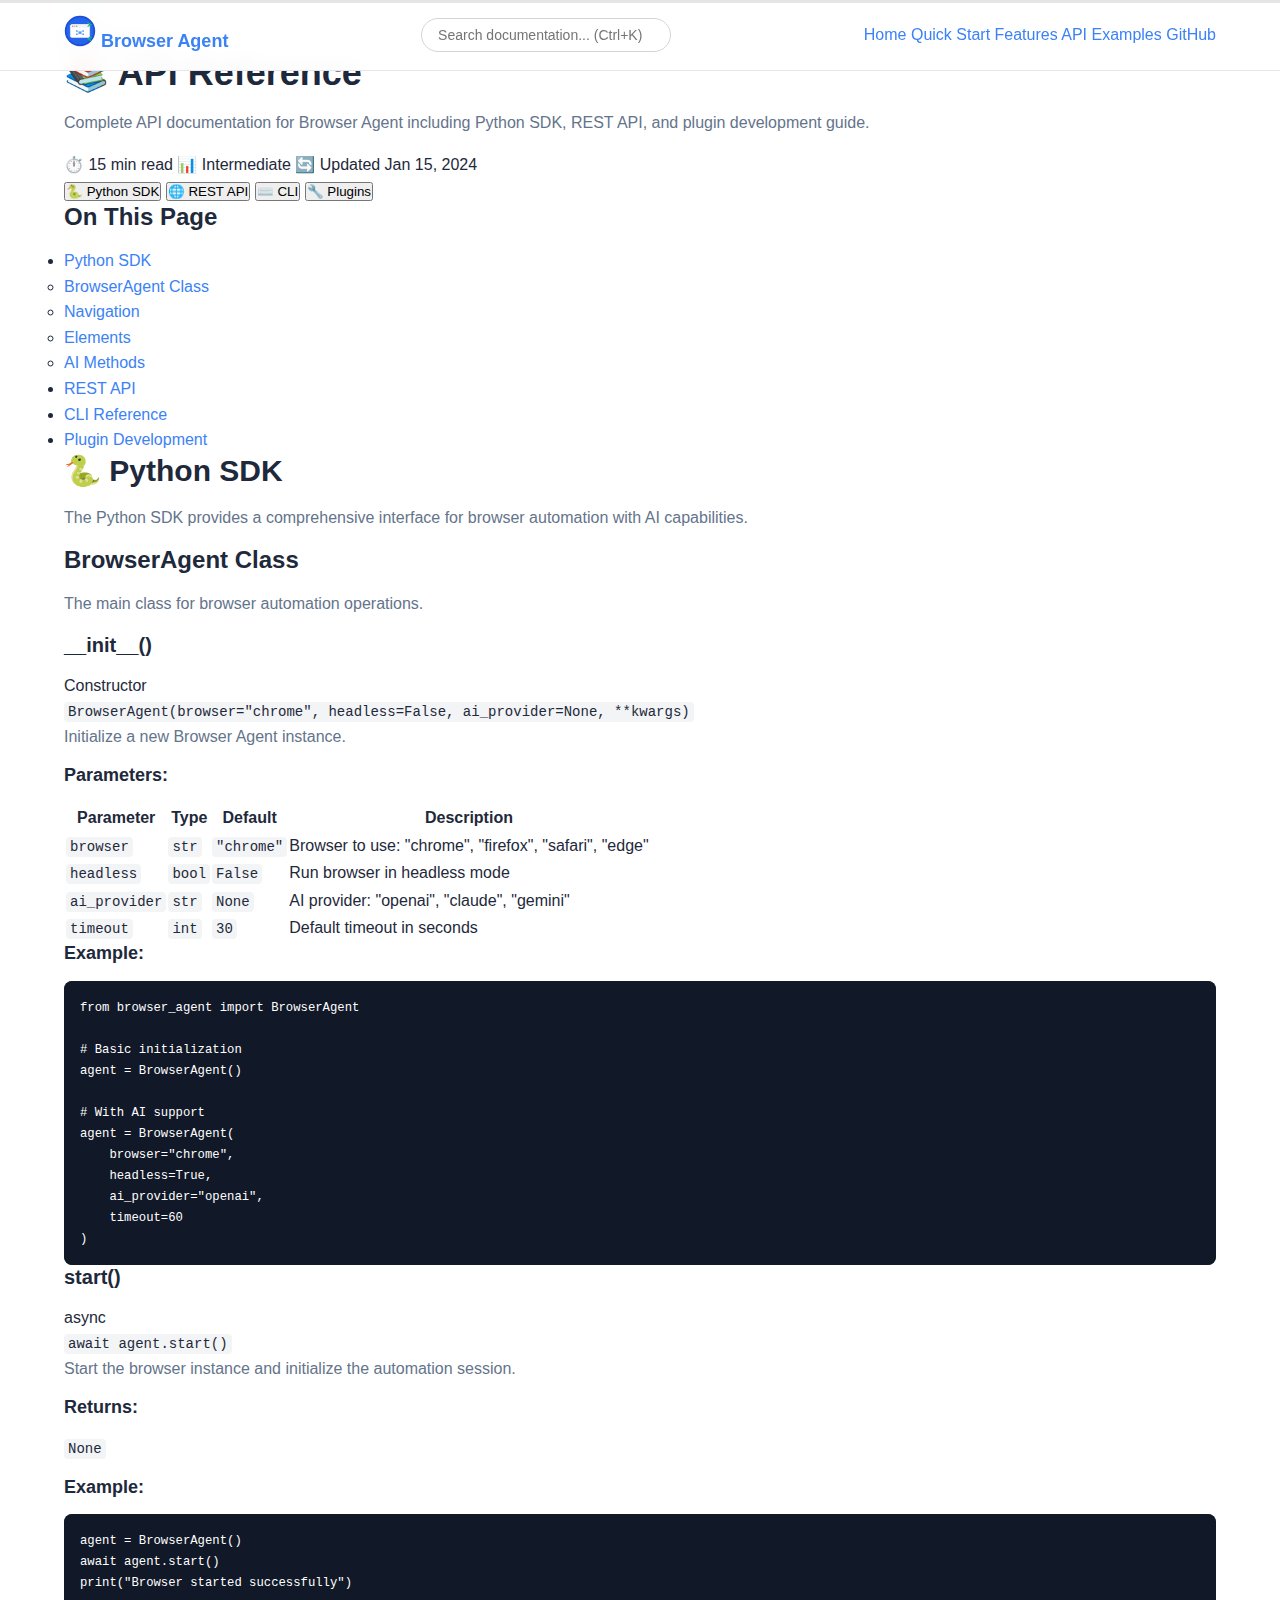
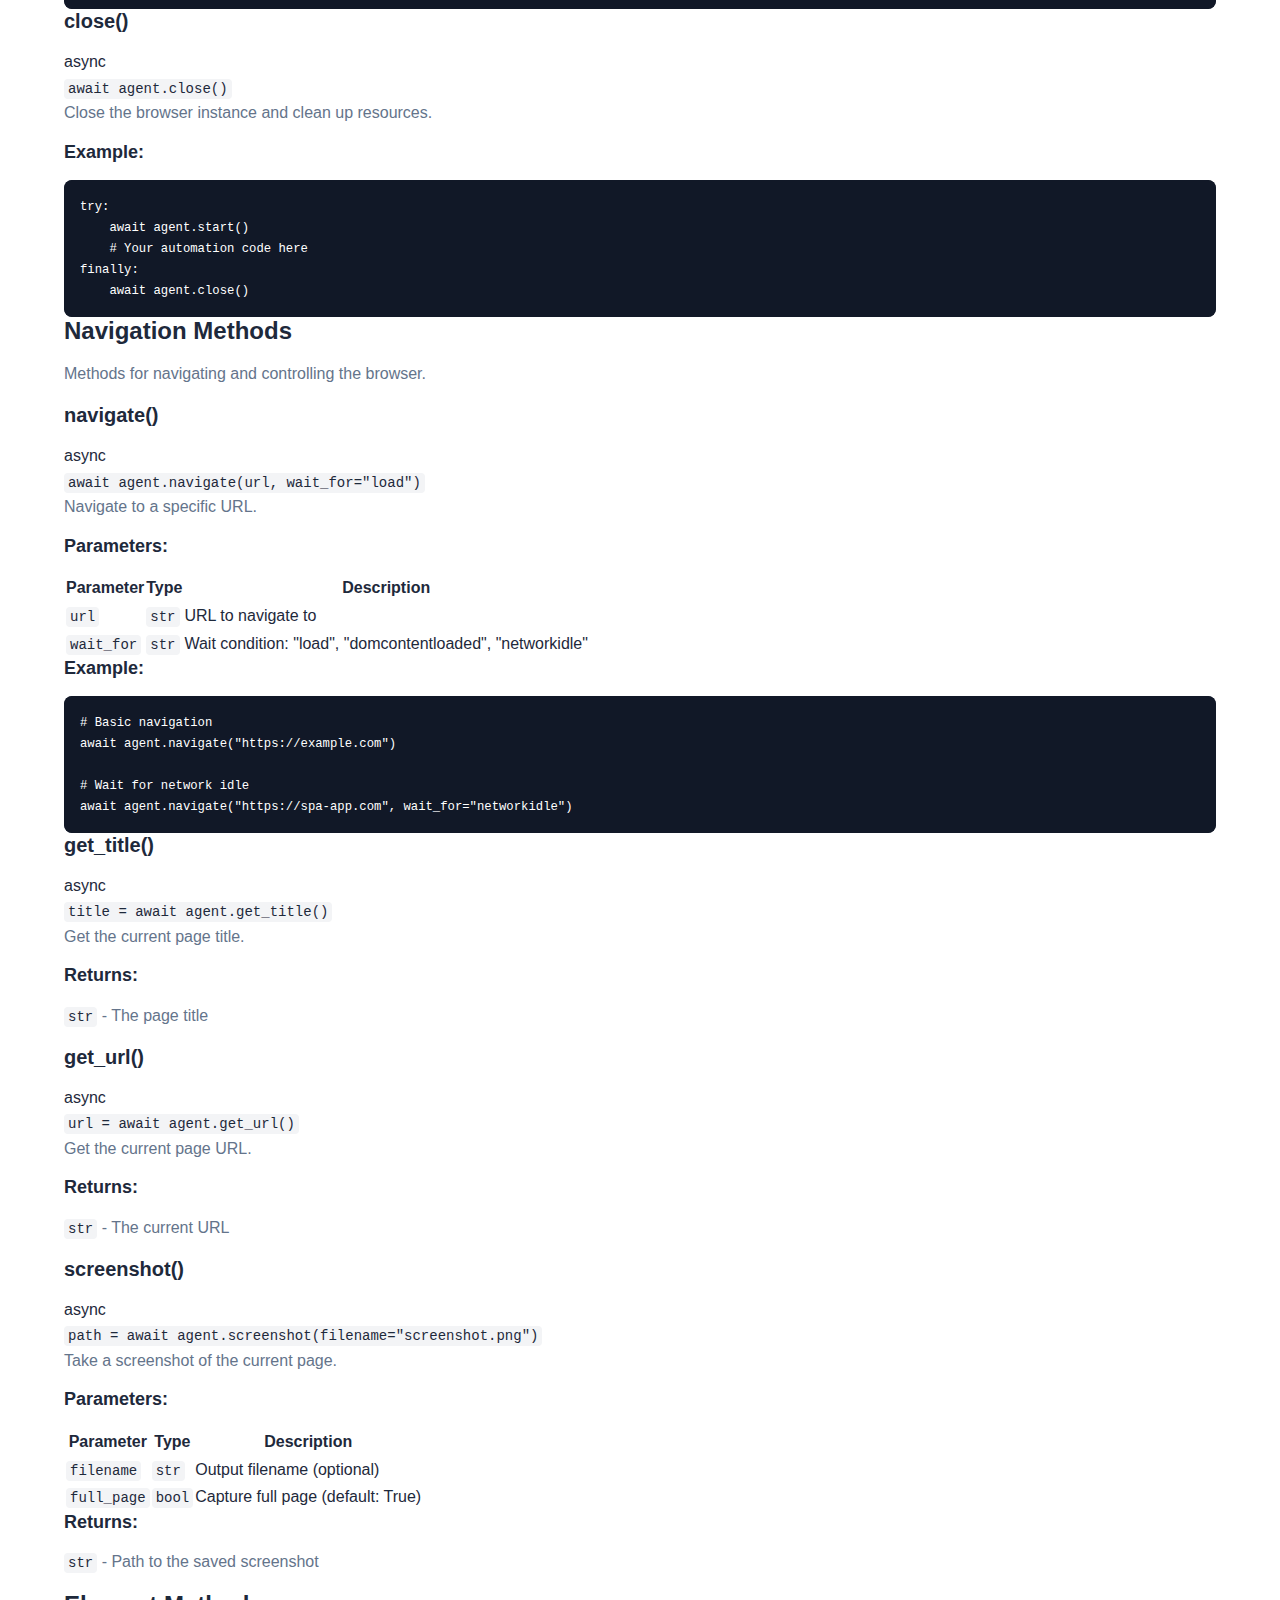
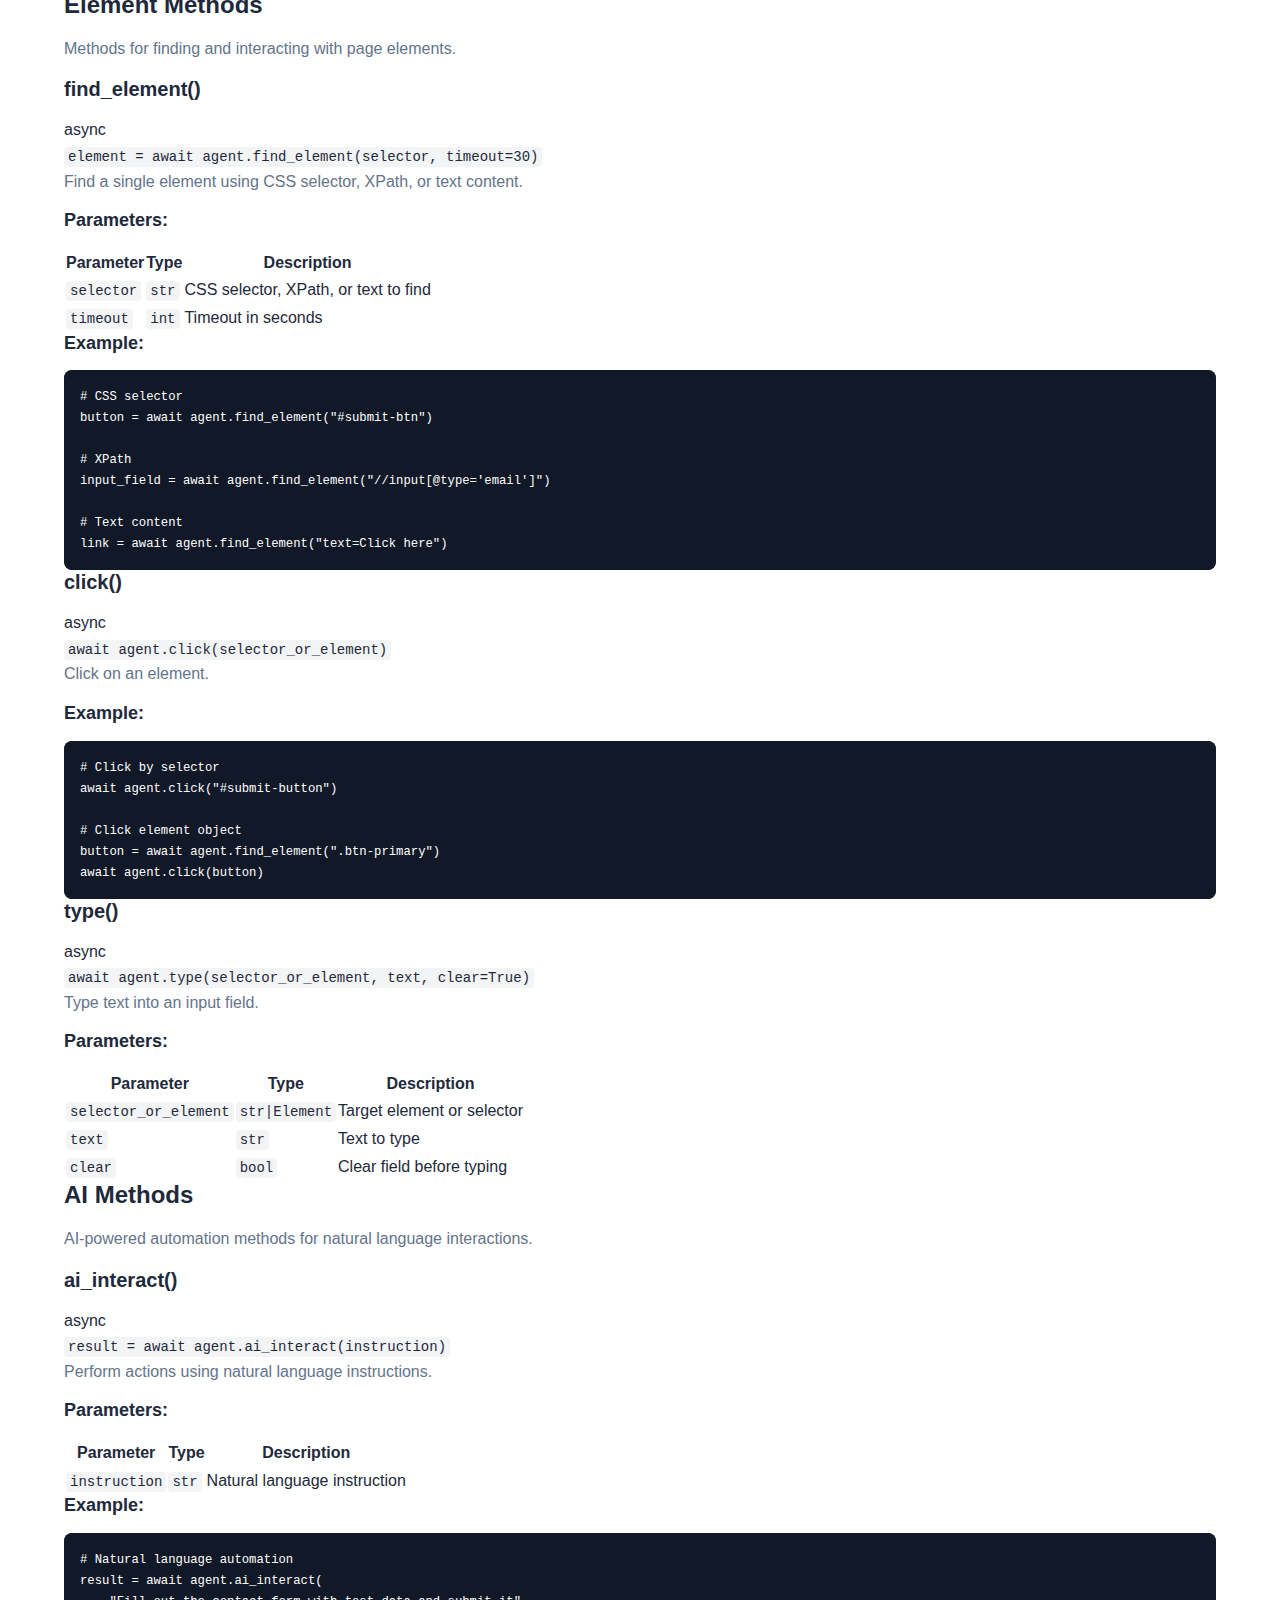
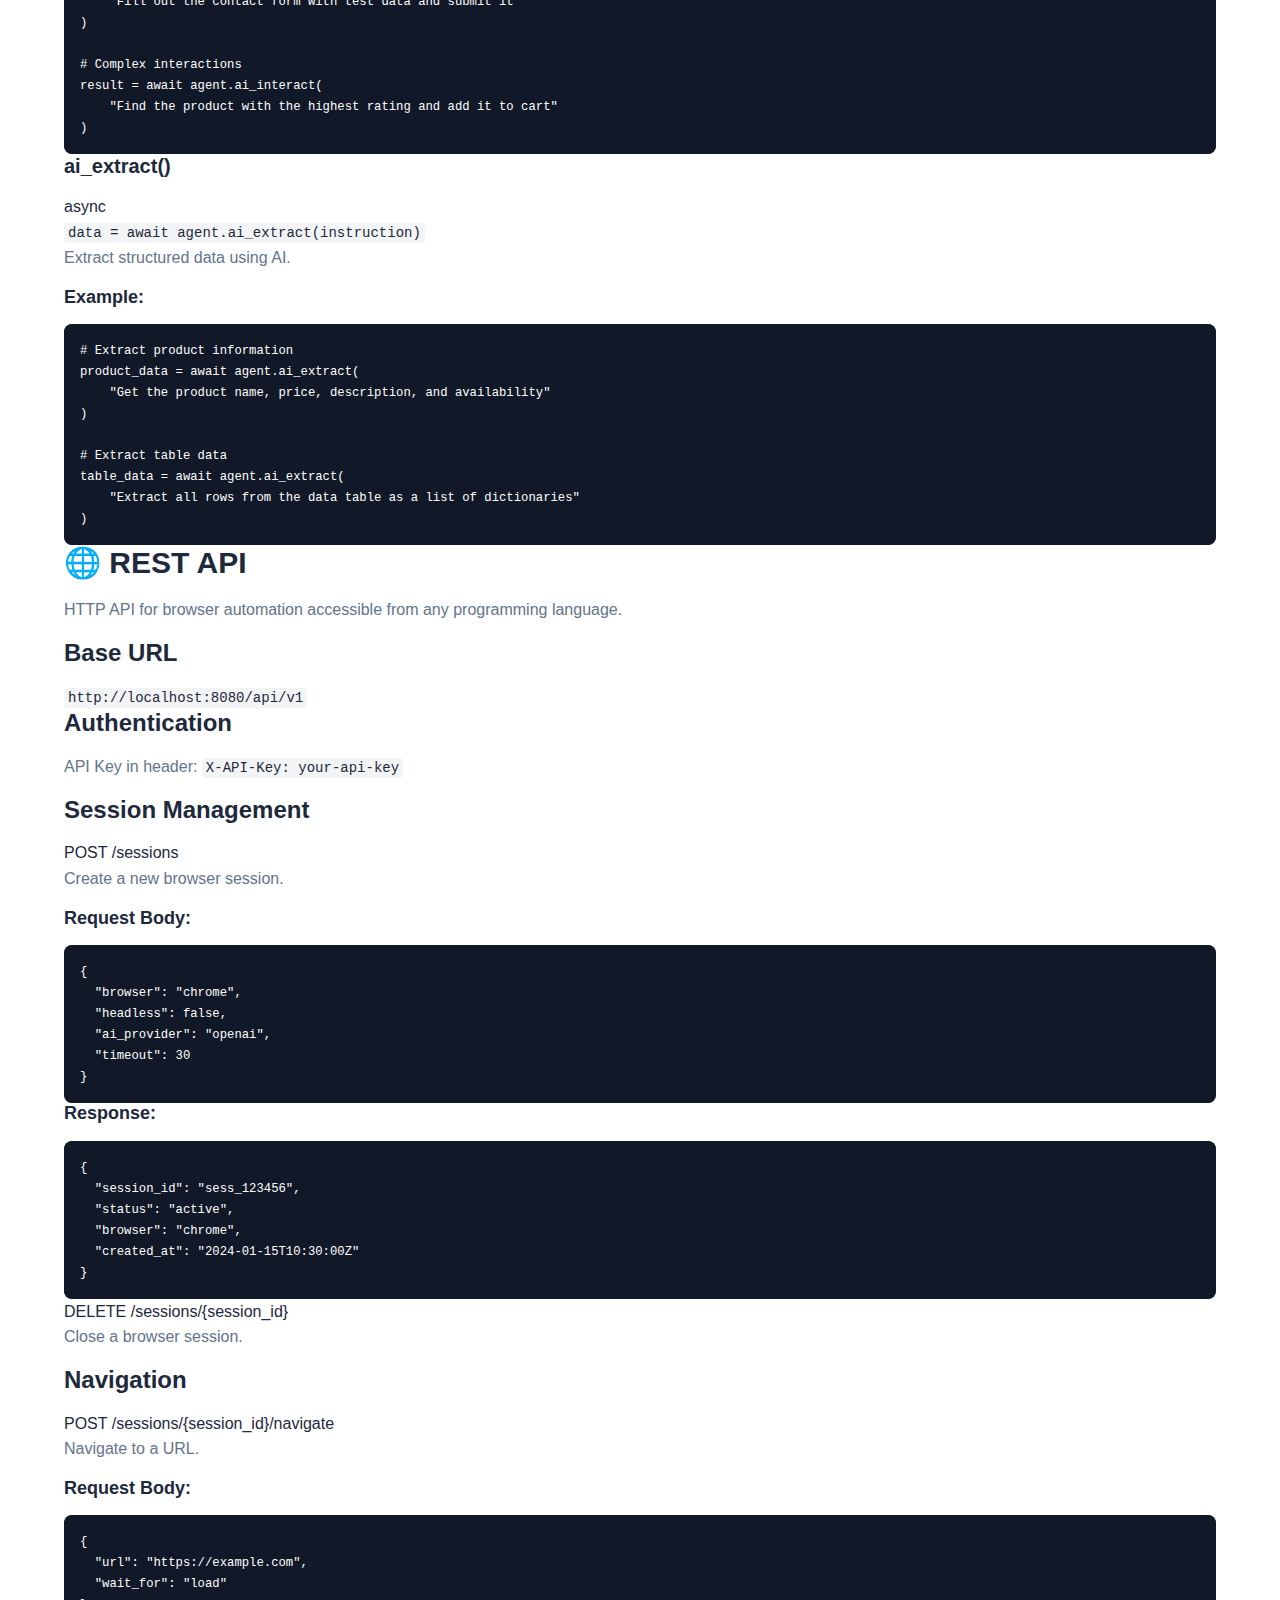
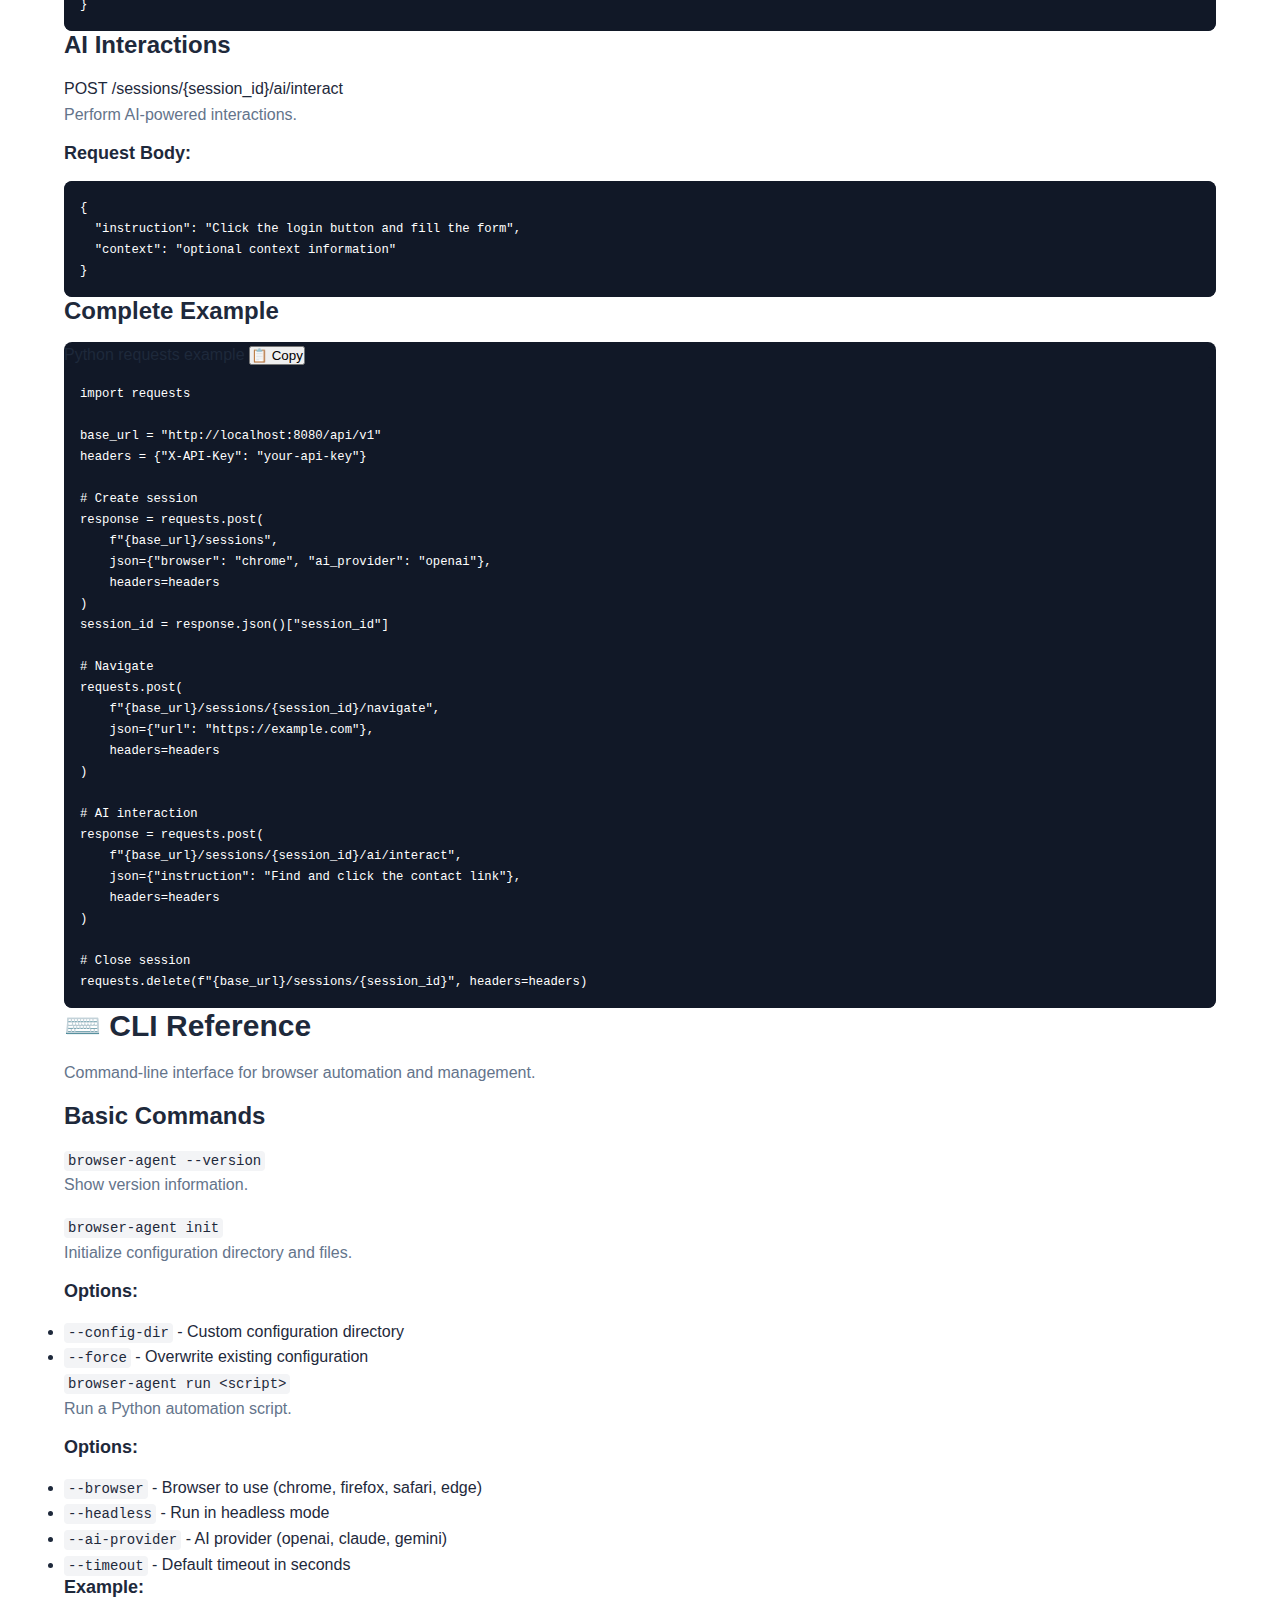
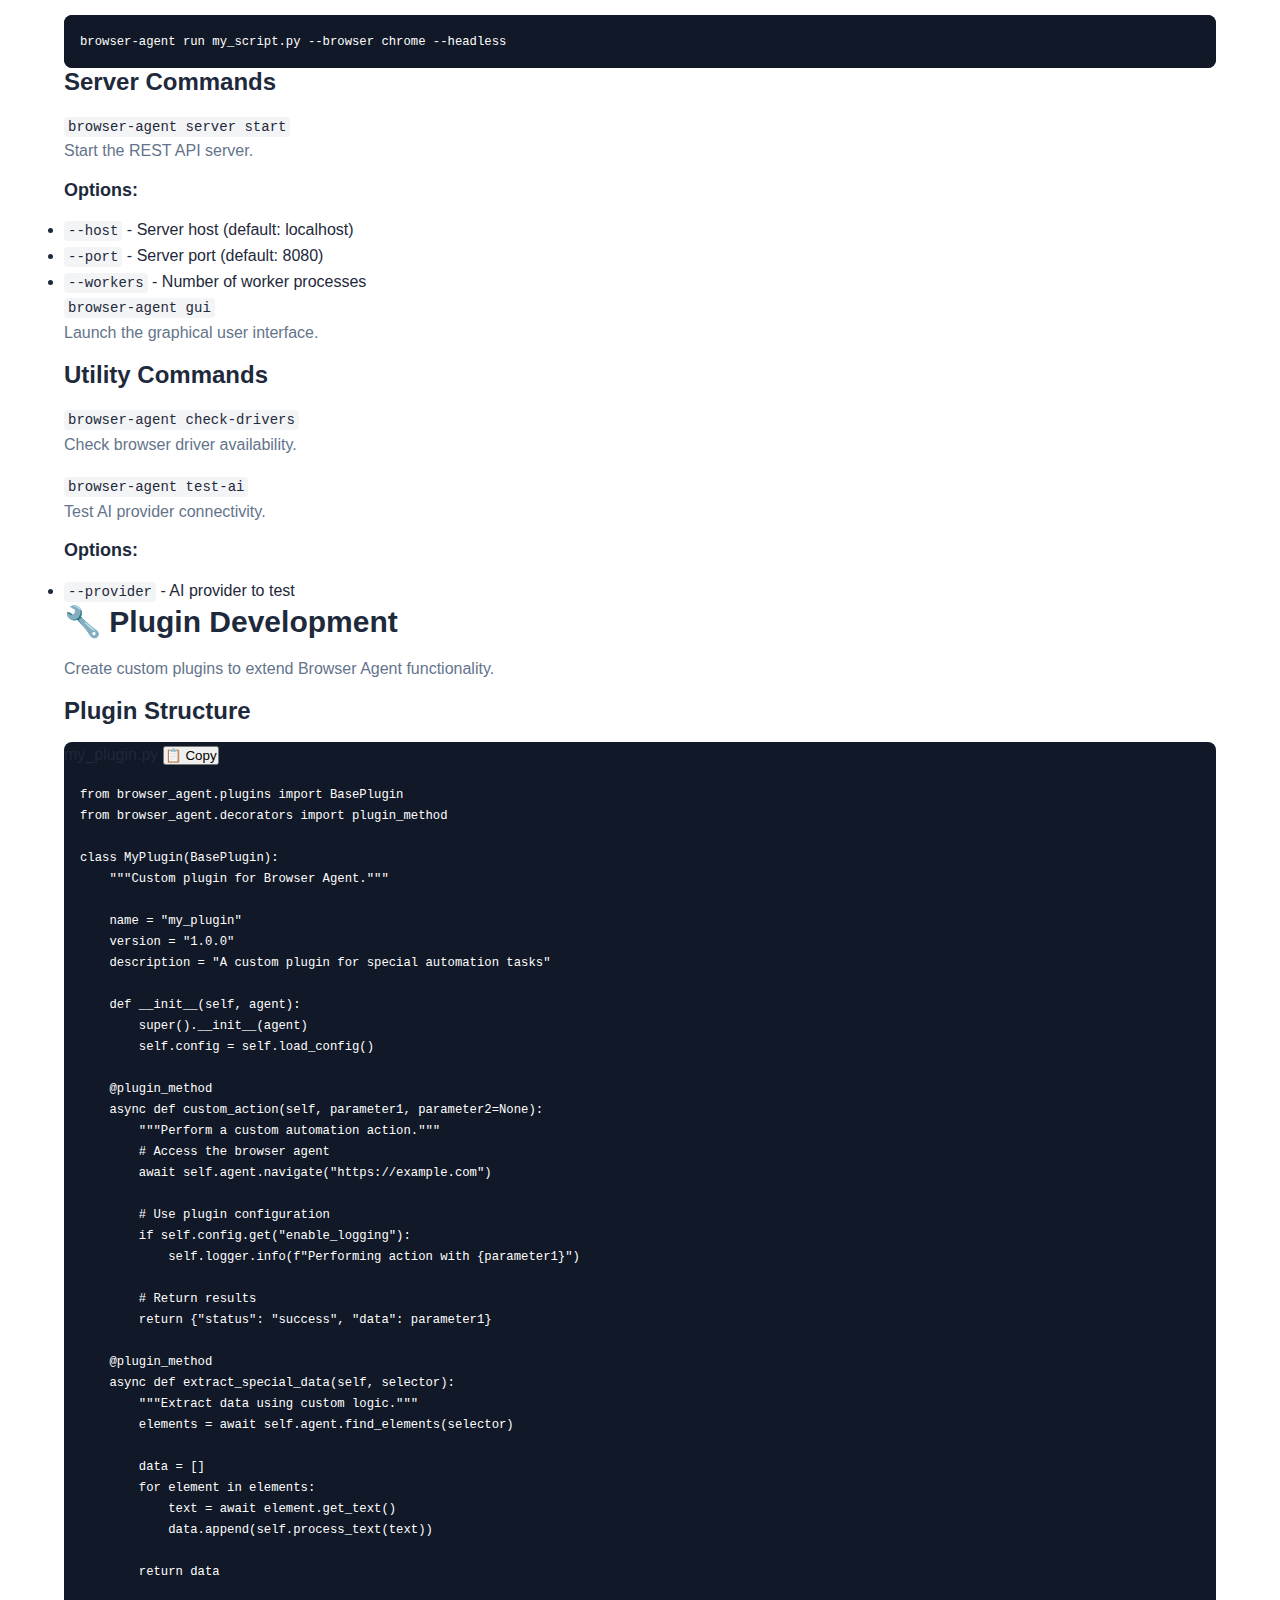
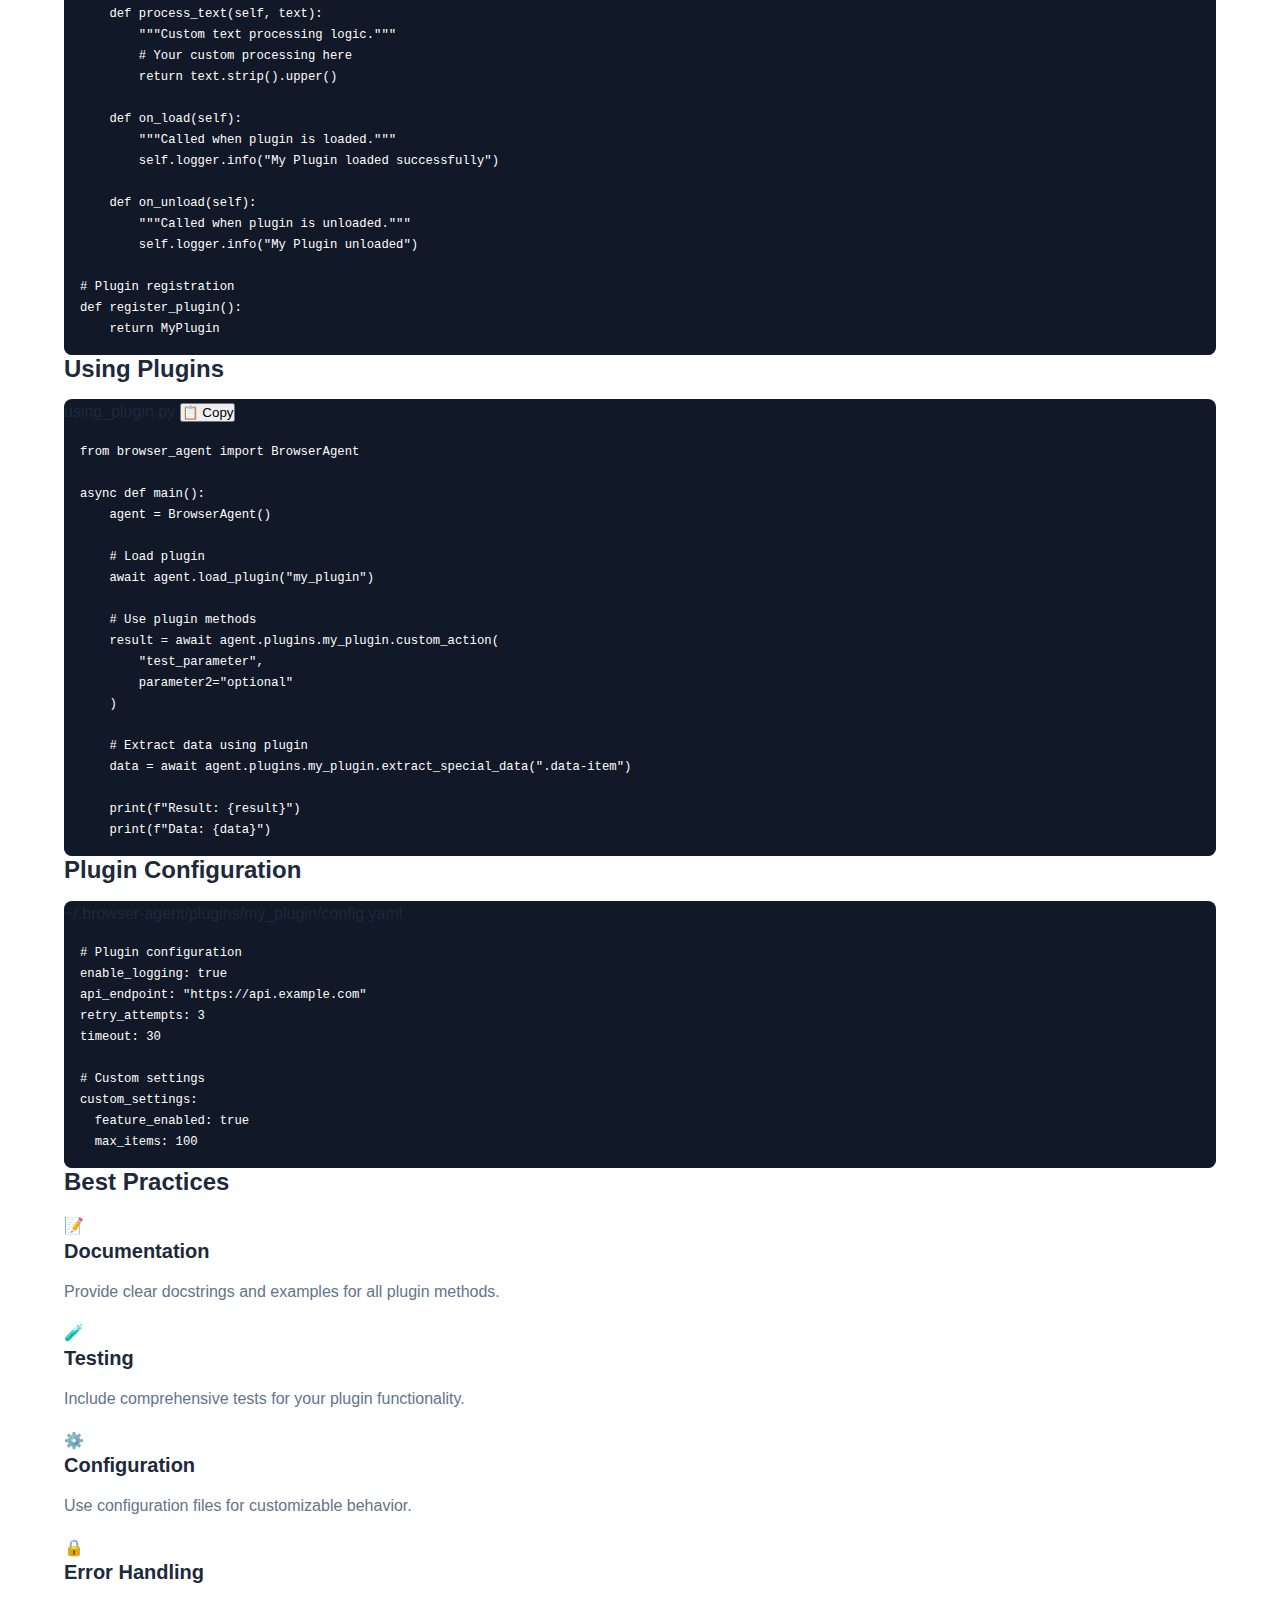
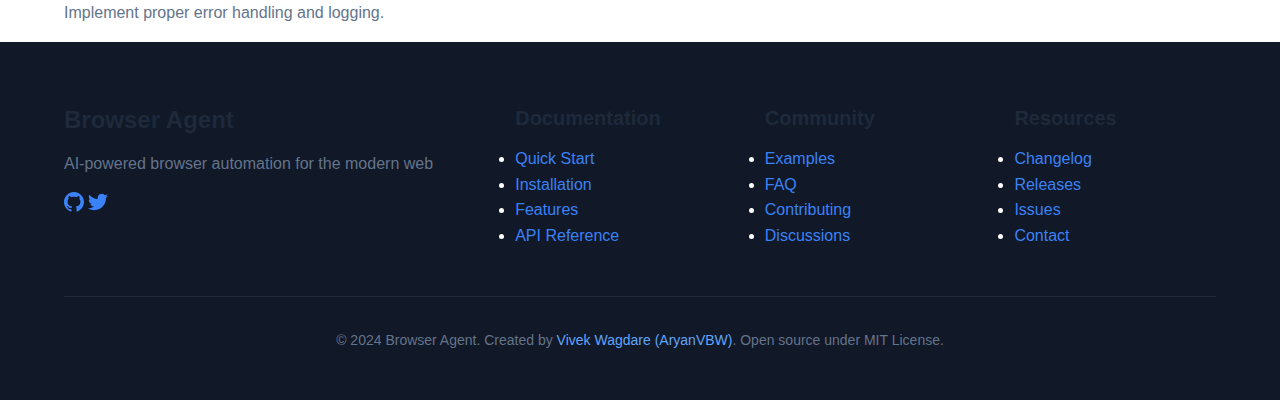
<file: pages/api.html>
<!DOCTYPE html>
<html lang="en">
<head>
    <meta charset="UTF-8">
    <meta name="viewport" content="width=device-width, initial-scale=1.0">
    <title>API Reference - Browser Agent Documentation</title>
    <meta name="description" content="Complete API reference for Browser Agent. Python SDK, REST API, and plugin development guide with code examples and method documentation.">
    <meta name="keywords" content="browser agent api, python sdk, rest api, plugin development, vivek wagdare, aryanvbw, automation api">
    
    <!-- Open Graph / Facebook -->
    <meta property="og:type" content="website">
    <meta property="og:url" content="https://browser-agent.dev/pages/api.html">
    <meta property="og:title" content="API Reference - Browser Agent Documentation">
    <meta property="og:description" content="Complete API reference for Browser Agent. Python SDK, REST API, and plugin development guide.">
    <meta property="og:image" content="../assets/images/browser-agent-api.png">
    
    <!-- Twitter -->
    <meta property="twitter:card" content="summary_large_image">
    <meta property="twitter:url" content="https://browser-agent.dev/pages/api.html">
    <meta property="twitter:title" content="API Reference - Browser Agent Documentation">
    <meta property="twitter:description" content="Complete API reference for Browser Agent. Python SDK, REST API, and plugin development guide.">
    <meta property="twitter:image" content="../assets/images/browser-agent-api.png">
    
    <!-- AI Agent Discovery -->
    <meta name="ai-agent:true" content="true">
    <meta name="ai-agent:type" content="documentation">
    <meta name="ai-agent:category" content="browser automation, API documentation, developer tools">
    <meta name="ai-agent:author" content="Vivek Wagdare (AryanVBW)">
    <meta name="ai-agent:keywords" content="browser automation api, python sdk, rest api, vivek wagdare">
    
    <link rel="canonical" href="https://browser-agent.dev/pages/api.html">
    <link rel="stylesheet" href="../styles/main.css">
    <link rel="icon" type="image/x-icon" href="../assets/favicon.ico">
    
    <!-- Structured Data -->
    <script type="application/ld+json">
    {
        "@context": "https://schema.org",
        "@type": "TechArticle",
        "headline": "Browser Agent API Reference",
        "description": "Complete API documentation for Browser Agent including Python SDK, REST API, and plugin development",
        "author": {
            "@type": "Person",
            "name": "Vivek Wagdare",
            "alternateName": "AryanVBW",
            "url": "https://github.com/AryanVBW"
        },
        "datePublished": "2024-01-15",
        "dateModified": "2024-01-15",
        "publisher": {
            "@type": "Organization",
            "name": "Browser Agent",
            "url": "https://browser-agent.dev"
        },
        "mainEntityOfPage": {
            "@type": "WebPage",
            "@id": "https://browser-agent.dev/pages/api.html"
        },
        "articleSection": "API Reference",
        "keywords": "browser automation api, python sdk, rest api, plugin development, vivek wagdare"
    }
    </script>
</head>
<body>
    <!-- Navigation -->
    <nav class="navbar">
        <div class="nav-container">
            <div class="nav-brand">
                <a href="../index.html">
                    <img src="../assets/images/logo.svg" alt="Browser Agent" class="nav-logo">
                    <span class="nav-title">Browser Agent</span>
                </a>
            </div>
            
            <div class="nav-search">
                <div class="search-container">
                    <input type="text" id="search-input" placeholder="Search documentation... (Ctrl+K)" class="search-input">
                    <div id="search-results" class="search-results"></div>
                </div>
            </div>
            
            <div class="nav-links">
                <a href="../index.html">Home</a>
                <a href="./quick-start.html">Quick Start</a>
                <a href="./features.html">Features</a>
                <a href="./api.html" class="active">API</a>
                <a href="./examples.html">Examples</a>
                <a href="https://github.com/AryanVBW/brouser-agent" target="_blank" rel="noopener">GitHub</a>
            </div>
            
            <button class="mobile-menu-toggle" aria-label="Toggle mobile menu">
                <span></span>
                <span></span>
                <span></span>
            </button>
        </div>
    </nav>

    <!-- Main Content -->
    <main class="main-content">
        <div class="container">
            <!-- Breadcrumb -->
            <nav class="breadcrumb" aria-label="Breadcrumb">
                <ol>
                    <li><a href="../index.html">Home</a></li>
                    <li><span aria-current="page">API Reference</span></li>
                </ol>
            </nav>

            <!-- Page Header -->
            <header class="page-header">
                <div class="header-content">
                    <h1 class="page-title">
                        <span class="title-icon">📚</span>
                        API Reference
                    </h1>
                    <p class="page-description">
                        Complete API documentation for Browser Agent including Python SDK, REST API, and plugin development guide.
                    </p>
                    <div class="header-meta">
                        <span class="reading-time">⏱️ 15 min read</span>
                        <span class="difficulty">📊 Intermediate</span>
                        <span class="last-updated">🔄 Updated Jan 15, 2024</span>
                    </div>
                </div>
            </header>

            <!-- API Navigation -->
            <div class="api-nav">
                <div class="api-nav-container">
                    <button class="api-nav-item active" data-section="python-sdk">🐍 Python SDK</button>
                    <button class="api-nav-item" data-section="rest-api">🌐 REST API</button>
                    <button class="api-nav-item" data-section="cli">⌨️ CLI</button>
                    <button class="api-nav-item" data-section="plugins">🔧 Plugins</button>
                </div>
            </div>

            <!-- Table of Contents -->
            <aside class="toc-sidebar">
                <div class="toc-container">
                    <h3>On This Page</h3>
                    <ul class="toc-list">
                        <li><a href="#python-sdk">Python SDK</a>
                            <ul>
                                <li><a href="#browser-agent-class">BrowserAgent Class</a></li>
                                <li><a href="#navigation-methods">Navigation</a></li>
                                <li><a href="#element-methods">Elements</a></li>
                                <li><a href="#ai-methods">AI Methods</a></li>
                            </ul>
                        </li>
                        <li><a href="#rest-api">REST API</a></li>
                        <li><a href="#cli">CLI Reference</a></li>
                        <li><a href="#plugins">Plugin Development</a></li>
                    </ul>
                </div>
            </aside>

            <!-- Content -->
            <div class="content-wrapper">
                <article class="documentation-content">
                    <!-- Python SDK Section -->
                    <section id="python-sdk" class="api-section active">
                        <h2>🐍 Python SDK</h2>
                        <p>The Python SDK provides a comprehensive interface for browser automation with AI capabilities.</p>
                        
                        <!-- BrowserAgent Class -->
                        <div id="browser-agent-class" class="api-group">
                            <h3>BrowserAgent Class</h3>
                            <p>The main class for browser automation operations.</p>
                            
                            <div class="method-card">
                                <div class="method-header">
                                    <h4 class="method-name">__init__()</h4>
                                    <span class="method-type">Constructor</span>
                                </div>
                                <div class="method-signature">
                                    <code class="language-python">BrowserAgent(browser="chrome", headless=False, ai_provider=None, **kwargs)</code>
                                </div>
                                <div class="method-description">
                                    <p>Initialize a new Browser Agent instance.</p>
                                </div>
                                <div class="method-params">
                                    <h5>Parameters:</h5>
                                    <table class="params-table">
                                        <thead>
                                            <tr>
                                                <th>Parameter</th>
                                                <th>Type</th>
                                                <th>Default</th>
                                                <th>Description</th>
                                            </tr>
                                        </thead>
                                        <tbody>
                                            <tr>
                                                <td><code>browser</code></td>
                                                <td><code>str</code></td>
                                                <td><code>"chrome"</code></td>
                                                <td>Browser to use: "chrome", "firefox", "safari", "edge"</td>
                                            </tr>
                                            <tr>
                                                <td><code>headless</code></td>
                                                <td><code>bool</code></td>
                                                <td><code>False</code></td>
                                                <td>Run browser in headless mode</td>
                                            </tr>
                                            <tr>
                                                <td><code>ai_provider</code></td>
                                                <td><code>str</code></td>
                                                <td><code>None</code></td>
                                                <td>AI provider: "openai", "claude", "gemini"</td>
                                            </tr>
                                            <tr>
                                                <td><code>timeout</code></td>
                                                <td><code>int</code></td>
                                                <td><code>30</code></td>
                                                <td>Default timeout in seconds</td>
                                            </tr>
                                        </tbody>
                                    </table>
                                </div>
                                <div class="method-example">
                                    <h5>Example:</h5>
                                    <div class="code-block">
                                        <pre><code class="language-python">from browser_agent import BrowserAgent

# Basic initialization
agent = BrowserAgent()

# With AI support
agent = BrowserAgent(
    browser="chrome",
    headless=True,
    ai_provider="openai",
    timeout=60
)</code></pre>
                                    </div>
                                </div>
                            </div>
                            
                            <div class="method-card">
                                <div class="method-header">
                                    <h4 class="method-name">start()</h4>
                                    <span class="method-type">async</span>
                                </div>
                                <div class="method-signature">
                                    <code class="language-python">await agent.start()</code>
                                </div>
                                <div class="method-description">
                                    <p>Start the browser instance and initialize the automation session.</p>
                                </div>
                                <div class="method-returns">
                                    <h5>Returns:</h5>
                                    <p><code>None</code></p>
                                </div>
                                <div class="method-example">
                                    <h5>Example:</h5>
                                    <div class="code-block">
                                        <pre><code class="language-python">agent = BrowserAgent()
await agent.start()
print("Browser started successfully")</code></pre>
                                    </div>
                                </div>
                            </div>
                            
                            <div class="method-card">
                                <div class="method-header">
                                    <h4 class="method-name">close()</h4>
                                    <span class="method-type">async</span>
                                </div>
                                <div class="method-signature">
                                    <code class="language-python">await agent.close()</code>
                                </div>
                                <div class="method-description">
                                    <p>Close the browser instance and clean up resources.</p>
                                </div>
                                <div class="method-example">
                                    <h5>Example:</h5>
                                    <div class="code-block">
                                        <pre><code class="language-python">try:
    await agent.start()
    # Your automation code here
finally:
    await agent.close()</code></pre>
                                    </div>
                                </div>
                            </div>
                        </div>
                        
                        <!-- Navigation Methods -->
                        <div id="navigation-methods" class="api-group">
                            <h3>Navigation Methods</h3>
                            <p>Methods for navigating and controlling the browser.</p>
                            
                            <div class="method-card">
                                <div class="method-header">
                                    <h4 class="method-name">navigate()</h4>
                                    <span class="method-type">async</span>
                                </div>
                                <div class="method-signature">
                                    <code class="language-python">await agent.navigate(url, wait_for="load")</code>
                                </div>
                                <div class="method-description">
                                    <p>Navigate to a specific URL.</p>
                                </div>
                                <div class="method-params">
                                    <h5>Parameters:</h5>
                                    <table class="params-table">
                                        <thead>
                                            <tr>
                                                <th>Parameter</th>
                                                <th>Type</th>
                                                <th>Description</th>
                                            </tr>
                                        </thead>
                                        <tbody>
                                            <tr>
                                                <td><code>url</code></td>
                                                <td><code>str</code></td>
                                                <td>URL to navigate to</td>
                                            </tr>
                                            <tr>
                                                <td><code>wait_for</code></td>
                                                <td><code>str</code></td>
                                                <td>Wait condition: "load", "domcontentloaded", "networkidle"</td>
                                            </tr>
                                        </tbody>
                                    </table>
                                </div>
                                <div class="method-example">
                                    <h5>Example:</h5>
                                    <div class="code-block">
                                        <pre><code class="language-python"># Basic navigation
await agent.navigate("https://example.com")

# Wait for network idle
await agent.navigate("https://spa-app.com", wait_for="networkidle")</code></pre>
                                    </div>
                                </div>
                            </div>
                            
                            <div class="method-card">
                                <div class="method-header">
                                    <h4 class="method-name">get_title()</h4>
                                    <span class="method-type">async</span>
                                </div>
                                <div class="method-signature">
                                    <code class="language-python">title = await agent.get_title()</code>
                                </div>
                                <div class="method-description">
                                    <p>Get the current page title.</p>
                                </div>
                                <div class="method-returns">
                                    <h5>Returns:</h5>
                                    <p><code>str</code> - The page title</p>
                                </div>
                            </div>
                            
                            <div class="method-card">
                                <div class="method-header">
                                    <h4 class="method-name">get_url()</h4>
                                    <span class="method-type">async</span>
                                </div>
                                <div class="method-signature">
                                    <code class="language-python">url = await agent.get_url()</code>
                                </div>
                                <div class="method-description">
                                    <p>Get the current page URL.</p>
                                </div>
                                <div class="method-returns">
                                    <h5>Returns:</h5>
                                    <p><code>str</code> - The current URL</p>
                                </div>
                            </div>
                            
                            <div class="method-card">
                                <div class="method-header">
                                    <h4 class="method-name">screenshot()</h4>
                                    <span class="method-type">async</span>
                                </div>
                                <div class="method-signature">
                                    <code class="language-python">path = await agent.screenshot(filename="screenshot.png")</code>
                                </div>
                                <div class="method-description">
                                    <p>Take a screenshot of the current page.</p>
                                </div>
                                <div class="method-params">
                                    <h5>Parameters:</h5>
                                    <table class="params-table">
                                        <thead>
                                            <tr>
                                                <th>Parameter</th>
                                                <th>Type</th>
                                                <th>Description</th>
                                            </tr>
                                        </thead>
                                        <tbody>
                                            <tr>
                                                <td><code>filename</code></td>
                                                <td><code>str</code></td>
                                                <td>Output filename (optional)</td>
                                            </tr>
                                            <tr>
                                                <td><code>full_page</code></td>
                                                <td><code>bool</code></td>
                                                <td>Capture full page (default: True)</td>
                                            </tr>
                                        </tbody>
                                    </table>
                                </div>
                                <div class="method-returns">
                                    <h5>Returns:</h5>
                                    <p><code>str</code> - Path to the saved screenshot</p>
                                </div>
                            </div>
                        </div>
                        
                        <!-- Element Methods -->
                        <div id="element-methods" class="api-group">
                            <h3>Element Methods</h3>
                            <p>Methods for finding and interacting with page elements.</p>
                            
                            <div class="method-card">
                                <div class="method-header">
                                    <h4 class="method-name">find_element()</h4>
                                    <span class="method-type">async</span>
                                </div>
                                <div class="method-signature">
                                    <code class="language-python">element = await agent.find_element(selector, timeout=30)</code>
                                </div>
                                <div class="method-description">
                                    <p>Find a single element using CSS selector, XPath, or text content.</p>
                                </div>
                                <div class="method-params">
                                    <h5>Parameters:</h5>
                                    <table class="params-table">
                                        <thead>
                                            <tr>
                                                <th>Parameter</th>
                                                <th>Type</th>
                                                <th>Description</th>
                                            </tr>
                                        </thead>
                                        <tbody>
                                            <tr>
                                                <td><code>selector</code></td>
                                                <td><code>str</code></td>
                                                <td>CSS selector, XPath, or text to find</td>
                                            </tr>
                                            <tr>
                                                <td><code>timeout</code></td>
                                                <td><code>int</code></td>
                                                <td>Timeout in seconds</td>
                                            </tr>
                                        </tbody>
                                    </table>
                                </div>
                                <div class="method-example">
                                    <h5>Example:</h5>
                                    <div class="code-block">
                                        <pre><code class="language-python"># CSS selector
button = await agent.find_element("#submit-btn")

# XPath
input_field = await agent.find_element("//input[@type='email']")

# Text content
link = await agent.find_element("text=Click here")</code></pre>
                                    </div>
                                </div>
                            </div>
                            
                            <div class="method-card">
                                <div class="method-header">
                                    <h4 class="method-name">click()</h4>
                                    <span class="method-type">async</span>
                                </div>
                                <div class="method-signature">
                                    <code class="language-python">await agent.click(selector_or_element)</code>
                                </div>
                                <div class="method-description">
                                    <p>Click on an element.</p>
                                </div>
                                <div class="method-example">
                                    <h5>Example:</h5>
                                    <div class="code-block">
                                        <pre><code class="language-python"># Click by selector
await agent.click("#submit-button")

# Click element object
button = await agent.find_element(".btn-primary")
await agent.click(button)</code></pre>
                                    </div>
                                </div>
                            </div>
                            
                            <div class="method-card">
                                <div class="method-header">
                                    <h4 class="method-name">type()</h4>
                                    <span class="method-type">async</span>
                                </div>
                                <div class="method-signature">
                                    <code class="language-python">await agent.type(selector_or_element, text, clear=True)</code>
                                </div>
                                <div class="method-description">
                                    <p>Type text into an input field.</p>
                                </div>
                                <div class="method-params">
                                    <h5>Parameters:</h5>
                                    <table class="params-table">
                                        <thead>
                                            <tr>
                                                <th>Parameter</th>
                                                <th>Type</th>
                                                <th>Description</th>
                                            </tr>
                                        </thead>
                                        <tbody>
                                            <tr>
                                                <td><code>selector_or_element</code></td>
                                                <td><code>str|Element</code></td>
                                                <td>Target element or selector</td>
                                            </tr>
                                            <tr>
                                                <td><code>text</code></td>
                                                <td><code>str</code></td>
                                                <td>Text to type</td>
                                            </tr>
                                            <tr>
                                                <td><code>clear</code></td>
                                                <td><code>bool</code></td>
                                                <td>Clear field before typing</td>
                                            </tr>
                                        </tbody>
                                    </table>
                                </div>
                            </div>
                        </div>
                        
                        <!-- AI Methods -->
                        <div id="ai-methods" class="api-group">
                            <h3>AI Methods</h3>
                            <p>AI-powered automation methods for natural language interactions.</p>
                            
                            <div class="method-card">
                                <div class="method-header">
                                    <h4 class="method-name">ai_interact()</h4>
                                    <span class="method-type">async</span>
                                </div>
                                <div class="method-signature">
                                    <code class="language-python">result = await agent.ai_interact(instruction)</code>
                                </div>
                                <div class="method-description">
                                    <p>Perform actions using natural language instructions.</p>
                                </div>
                                <div class="method-params">
                                    <h5>Parameters:</h5>
                                    <table class="params-table">
                                        <thead>
                                            <tr>
                                                <th>Parameter</th>
                                                <th>Type</th>
                                                <th>Description</th>
                                            </tr>
                                        </thead>
                                        <tbody>
                                            <tr>
                                                <td><code>instruction</code></td>
                                                <td><code>str</code></td>
                                                <td>Natural language instruction</td>
                                            </tr>
                                        </tbody>
                                    </table>
                                </div>
                                <div class="method-example">
                                    <h5>Example:</h5>
                                    <div class="code-block">
                                        <pre><code class="language-python"># Natural language automation
result = await agent.ai_interact(
    "Fill out the contact form with test data and submit it"
)

# Complex interactions
result = await agent.ai_interact(
    "Find the product with the highest rating and add it to cart"
)</code></pre>
                                    </div>
                                </div>
                            </div>
                            
                            <div class="method-card">
                                <div class="method-header">
                                    <h4 class="method-name">ai_extract()</h4>
                                    <span class="method-type">async</span>
                                </div>
                                <div class="method-signature">
                                    <code class="language-python">data = await agent.ai_extract(instruction)</code>
                                </div>
                                <div class="method-description">
                                    <p>Extract structured data using AI.</p>
                                </div>
                                <div class="method-example">
                                    <h5>Example:</h5>
                                    <div class="code-block">
                                        <pre><code class="language-python"># Extract product information
product_data = await agent.ai_extract(
    "Get the product name, price, description, and availability"
)

# Extract table data
table_data = await agent.ai_extract(
    "Extract all rows from the data table as a list of dictionaries"
)</code></pre>
                                    </div>
                                </div>
                            </div>
                        </div>
                    </section>

                    <!-- REST API Section -->
                    <section id="rest-api" class="api-section">
                        <h2>🌐 REST API</h2>
                        <p>HTTP API for browser automation accessible from any programming language.</p>
                        
                        <div class="api-info">
                            <div class="info-card">
                                <h3>Base URL</h3>
                                <code>http://localhost:8080/api/v1</code>
                            </div>
                            <div class="info-card">
                                <h3>Authentication</h3>
                                <p>API Key in header: <code>X-API-Key: your-api-key</code></p>
                            </div>
                        </div>
                        
                        <div class="endpoint-group">
                            <h3>Session Management</h3>
                            
                            <div class="endpoint-card">
                                <div class="endpoint-header">
                                    <span class="http-method post">POST</span>
                                    <span class="endpoint-path">/sessions</span>
                                </div>
                                <div class="endpoint-description">
                                    <p>Create a new browser session.</p>
                                </div>
                                <div class="endpoint-request">
                                    <h5>Request Body:</h5>
                                    <div class="code-block">
                                        <pre><code class="language-json">{
  "browser": "chrome",
  "headless": false,
  "ai_provider": "openai",
  "timeout": 30
}</code></pre>
                                    </div>
                                </div>
                                <div class="endpoint-response">
                                    <h5>Response:</h5>
                                    <div class="code-block">
                                        <pre><code class="language-json">{
  "session_id": "sess_123456",
  "status": "active",
  "browser": "chrome",
  "created_at": "2024-01-15T10:30:00Z"
}</code></pre>
                                    </div>
                                </div>
                            </div>
                            
                            <div class="endpoint-card">
                                <div class="endpoint-header">
                                    <span class="http-method delete">DELETE</span>
                                    <span class="endpoint-path">/sessions/{session_id}</span>
                                </div>
                                <div class="endpoint-description">
                                    <p>Close a browser session.</p>
                                </div>
                            </div>
                        </div>
                        
                        <div class="endpoint-group">
                            <h3>Navigation</h3>
                            
                            <div class="endpoint-card">
                                <div class="endpoint-header">
                                    <span class="http-method post">POST</span>
                                    <span class="endpoint-path">/sessions/{session_id}/navigate</span>
                                </div>
                                <div class="endpoint-description">
                                    <p>Navigate to a URL.</p>
                                </div>
                                <div class="endpoint-request">
                                    <h5>Request Body:</h5>
                                    <div class="code-block">
                                        <pre><code class="language-json">{
  "url": "https://example.com",
  "wait_for": "load"
}</code></pre>
                                    </div>
                                </div>
                            </div>
                        </div>
                        
                        <div class="endpoint-group">
                            <h3>AI Interactions</h3>
                            
                            <div class="endpoint-card">
                                <div class="endpoint-header">
                                    <span class="http-method post">POST</span>
                                    <span class="endpoint-path">/sessions/{session_id}/ai/interact</span>
                                </div>
                                <div class="endpoint-description">
                                    <p>Perform AI-powered interactions.</p>
                                </div>
                                <div class="endpoint-request">
                                    <h5>Request Body:</h5>
                                    <div class="code-block">
                                        <pre><code class="language-json">{
  "instruction": "Click the login button and fill the form",
  "context": "optional context information"
}</code></pre>
                                    </div>
                                </div>
                            </div>
                        </div>
                        
                        <div class="rest-example">
                            <h3>Complete Example</h3>
                            <div class="code-block">
                                <div class="code-header">
                                    <span class="code-title">Python requests example</span>
                                    <button class="copy-button">
                                        <span class="copy-icon">📋</span>
                                        <span class="copy-text">Copy</span>
                                    </button>
                                </div>
                                <pre><code class="language-python">import requests

base_url = "http://localhost:8080/api/v1"
headers = {"X-API-Key": "your-api-key"}

# Create session
response = requests.post(
    f"{base_url}/sessions",
    json={"browser": "chrome", "ai_provider": "openai"},
    headers=headers
)
session_id = response.json()["session_id"]

# Navigate
requests.post(
    f"{base_url}/sessions/{session_id}/navigate",
    json={"url": "https://example.com"},
    headers=headers
)

# AI interaction
response = requests.post(
    f"{base_url}/sessions/{session_id}/ai/interact",
    json={"instruction": "Find and click the contact link"},
    headers=headers
)

# Close session
requests.delete(f"{base_url}/sessions/{session_id}", headers=headers)</code></pre>
                            </div>
                        </div>
                    </section>

                    <!-- CLI Section -->
                    <section id="cli" class="api-section">
                        <h2>⌨️ CLI Reference</h2>
                        <p>Command-line interface for browser automation and management.</p>
                        
                        <div class="cli-commands">
                            <div class="command-group">
                                <h3>Basic Commands</h3>
                                
                                <div class="command-card">
                                    <div class="command-header">
                                        <code class="command-name">browser-agent --version</code>
                                    </div>
                                    <div class="command-description">
                                        <p>Show version information.</p>
                                    </div>
                                </div>
                                
                                <div class="command-card">
                                    <div class="command-header">
                                        <code class="command-name">browser-agent init</code>
                                    </div>
                                    <div class="command-description">
                                        <p>Initialize configuration directory and files.</p>
                                    </div>
                                    <div class="command-options">
                                        <h5>Options:</h5>
                                        <ul>
                                            <li><code>--config-dir</code> - Custom configuration directory</li>
                                            <li><code>--force</code> - Overwrite existing configuration</li>
                                        </ul>
                                    </div>
                                </div>
                                
                                <div class="command-card">
                                    <div class="command-header">
                                        <code class="command-name">browser-agent run &lt;script&gt;</code>
                                    </div>
                                    <div class="command-description">
                                        <p>Run a Python automation script.</p>
                                    </div>
                                    <div class="command-options">
                                        <h5>Options:</h5>
                                        <ul>
                                            <li><code>--browser</code> - Browser to use (chrome, firefox, safari, edge)</li>
                                            <li><code>--headless</code> - Run in headless mode</li>
                                            <li><code>--ai-provider</code> - AI provider (openai, claude, gemini)</li>
                                            <li><code>--timeout</code> - Default timeout in seconds</li>
                                        </ul>
                                    </div>
                                    <div class="command-example">
                                        <h5>Example:</h5>
                                        <div class="code-block">
                                            <pre><code class="language-bash">browser-agent run my_script.py --browser chrome --headless</code></pre>
                                        </div>
                                    </div>
                                </div>
                            </div>
                            
                            <div class="command-group">
                                <h3>Server Commands</h3>
                                
                                <div class="command-card">
                                    <div class="command-header">
                                        <code class="command-name">browser-agent server start</code>
                                    </div>
                                    <div class="command-description">
                                        <p>Start the REST API server.</p>
                                    </div>
                                    <div class="command-options">
                                        <h5>Options:</h5>
                                        <ul>
                                            <li><code>--host</code> - Server host (default: localhost)</li>
                                            <li><code>--port</code> - Server port (default: 8080)</li>
                                            <li><code>--workers</code> - Number of worker processes</li>
                                        </ul>
                                    </div>
                                </div>
                                
                                <div class="command-card">
                                    <div class="command-header">
                                        <code class="command-name">browser-agent gui</code>
                                    </div>
                                    <div class="command-description">
                                        <p>Launch the graphical user interface.</p>
                                    </div>
                                </div>
                            </div>
                            
                            <div class="command-group">
                                <h3>Utility Commands</h3>
                                
                                <div class="command-card">
                                    <div class="command-header">
                                        <code class="command-name">browser-agent check-drivers</code>
                                    </div>
                                    <div class="command-description">
                                        <p>Check browser driver availability.</p>
                                    </div>
                                </div>
                                
                                <div class="command-card">
                                    <div class="command-header">
                                        <code class="command-name">browser-agent test-ai</code>
                                    </div>
                                    <div class="command-description">
                                        <p>Test AI provider connectivity.</p>
                                    </div>
                                    <div class="command-options">
                                        <h5>Options:</h5>
                                        <ul>
                                            <li><code>--provider</code> - AI provider to test</li>
                                        </ul>
                                    </div>
                                </div>
                            </div>
                        </div>
                    </section>

                    <!-- Plugin Development Section -->
                    <section id="plugins" class="api-section">
                        <h2>🔧 Plugin Development</h2>
                        <p>Create custom plugins to extend Browser Agent functionality.</p>
                        
                        <div class="plugin-guide">
                            <h3>Plugin Structure</h3>
                            <div class="code-block">
                                <div class="code-header">
                                    <span class="code-title">my_plugin.py</span>
                                    <button class="copy-button">
                                        <span class="copy-icon">📋</span>
                                        <span class="copy-text">Copy</span>
                                    </button>
                                </div>
                                <pre><code class="language-python">from browser_agent.plugins import BasePlugin
from browser_agent.decorators import plugin_method

class MyPlugin(BasePlugin):
    """Custom plugin for Browser Agent."""
    
    name = "my_plugin"
    version = "1.0.0"
    description = "A custom plugin for special automation tasks"
    
    def __init__(self, agent):
        super().__init__(agent)
        self.config = self.load_config()
    
    @plugin_method
    async def custom_action(self, parameter1, parameter2=None):
        """Perform a custom automation action."""
        # Access the browser agent
        await self.agent.navigate("https://example.com")
        
        # Use plugin configuration
        if self.config.get("enable_logging"):
            self.logger.info(f"Performing action with {parameter1}")
        
        # Return results
        return {"status": "success", "data": parameter1}
    
    @plugin_method
    async def extract_special_data(self, selector):
        """Extract data using custom logic."""
        elements = await self.agent.find_elements(selector)
        
        data = []
        for element in elements:
            text = await element.get_text()
            data.append(self.process_text(text))
        
        return data
    
    def process_text(self, text):
        """Custom text processing logic."""
        # Your custom processing here
        return text.strip().upper()
    
    def on_load(self):
        """Called when plugin is loaded."""
        self.logger.info("My Plugin loaded successfully")
    
    def on_unload(self):
        """Called when plugin is unloaded."""
        self.logger.info("My Plugin unloaded")

# Plugin registration
def register_plugin():
    return MyPlugin</code></pre>
                            </div>
                        </div>
                        
                        <div class="plugin-usage">
                            <h3>Using Plugins</h3>
                            <div class="code-block">
                                <div class="code-header">
                                    <span class="code-title">using_plugin.py</span>
                                    <button class="copy-button">
                                        <span class="copy-icon">📋</span>
                                        <span class="copy-text">Copy</span>
                                    </button>
                                </div>
                                <pre><code class="language-python">from browser_agent import BrowserAgent

async def main():
    agent = BrowserAgent()
    
    # Load plugin
    await agent.load_plugin("my_plugin")
    
    # Use plugin methods
    result = await agent.plugins.my_plugin.custom_action(
        "test_parameter",
        parameter2="optional"
    )
    
    # Extract data using plugin
    data = await agent.plugins.my_plugin.extract_special_data(".data-item")
    
    print(f"Result: {result}")
    print(f"Data: {data}")</code></pre>
                            </div>
                        </div>
                        
                        <div class="plugin-config">
                            <h3>Plugin Configuration</h3>
                            <div class="code-block">
                                <div class="code-header">
                                    <span class="code-title">~/.browser-agent/plugins/my_plugin/config.yaml</span>
                                </div>
                                <pre><code class="language-yaml"># Plugin configuration
enable_logging: true
api_endpoint: "https://api.example.com"
retry_attempts: 3
timeout: 30

# Custom settings
custom_settings:
  feature_enabled: true
  max_items: 100</code></pre>
                            </div>
                        </div>
                        
                        <div class="plugin-best-practices">
                            <h3>Best Practices</h3>
                            <div class="best-practices-grid">
                                <div class="practice-card">
                                    <div class="practice-icon">📝</div>
                                    <h4>Documentation</h4>
                                    <p>Provide clear docstrings and examples for all plugin methods.</p>
                                </div>
                                
                                <div class="practice-card">
                                    <div class="practice-icon">🧪</div>
                                    <h4>Testing</h4>
                                    <p>Include comprehensive tests for your plugin functionality.</p>
                                </div>
                                
                                <div class="practice-card">
                                    <div class="practice-icon">⚙️</div>
                                    <h4>Configuration</h4>
                                    <p>Use configuration files for customizable behavior.</p>
                                </div>
                                
                                <div class="practice-card">
                                    <div class="practice-icon">🔒</div>
                                    <h4>Error Handling</h4>
                                    <p>Implement proper error handling and logging.</p>
                                </div>
                            </div>
                        </div>
                    </section>
                </article>
            </div>
        </div>
    </main>

    <!-- Footer -->
    <footer class="footer">
        <div class="container">
            <div class="footer-content">
                <div class="footer-section">
                    <h3>Browser Agent</h3>
                    <p>AI-powered browser automation for the modern web</p>
                    <div class="social-links">
                        <a href="https://github.com/AryanVBW/brouser-agent" target="_blank" rel="noopener" aria-label="GitHub">
                            <svg width="20" height="20" viewBox="0 0 24 24" fill="currentColor">
                                <path d="M12 0c-6.626 0-12 5.373-12 12 0 5.302 3.438 9.8 8.207 11.387.599.111.793-.261.793-.577v-2.234c-3.338.726-4.033-1.416-4.033-1.416-.546-1.387-1.333-1.756-1.333-1.756-1.089-.745.083-.729.083-.729 1.205.084 1.839 1.237 1.839 1.237 1.07 1.834 2.807 1.304 3.492.997.107-.775.418-1.305.762-1.604-2.665-.305-5.467-1.334-5.467-5.931 0-1.311.469-2.381 1.236-3.221-.124-.303-.535-1.524.117-3.176 0 0 1.008-.322 3.301 1.23.957-.266 1.983-.399 3.003-.404 1.02.005 2.047.138 3.006.404 2.291-1.552 3.297-1.23 3.297-1.23.653 1.653.242 2.874.118 3.176.77.84 1.235 1.911 1.235 3.221 0 4.609-2.807 5.624-5.479 5.921.43.372.823 1.102.823 2.222v3.293c0 .319.192.694.801.576 4.765-1.589 8.199-6.086 8.199-11.386 0-6.627-5.373-12-12-12z"/>
                            </svg>
                        </a>
                        <a href="https://twitter.com/AryanVBW" target="_blank" rel="noopener" aria-label="Twitter">
                            <svg width="20" height="20" viewBox="0 0 24 24" fill="currentColor">
                                <path d="M23.953 4.57a10 10 0 01-2.825.775 4.958 4.958 0 002.163-2.723c-.951.555-2.005.959-3.127 1.184a4.92 4.92 0 00-8.384 4.482C7.69 8.095 4.067 6.13 1.64 3.162a4.822 4.822 0 00-.666 2.475c0 1.71.87 3.213 2.188 4.096a4.904 4.904 0 01-2.228-.616v.06a4.923 4.923 0 003.946 4.827 4.996 4.996 0 01-2.212.085 4.936 4.936 0 004.604 3.417 9.867 9.867 0 01-6.102 2.105c-.39 0-.779-.023-1.17-.067a13.995 13.995 0 007.557 2.209c9.053 0 13.998-7.496 13.998-13.985 0-.21 0-.42-.015-.63A9.935 9.935 0 0024 4.59z"/>
                            </svg>
                        </a>
                    </div>
                </div>
                
                <div class="footer-section">
                    <h4>Documentation</h4>
                    <ul>
                        <li><a href="./quick-start.html">Quick Start</a></li>
                        <li><a href="./installation.html">Installation</a></li>
                        <li><a href="./features.html">Features</a></li>
                        <li><a href="./api.html">API Reference</a></li>
                    </ul>
                </div>
                
                <div class="footer-section">
                    <h4>Community</h4>
                    <ul>
                        <li><a href="./examples.html">Examples</a></li>
                        <li><a href="./faq.html">FAQ</a></li>
                        <li><a href="./contributing.html">Contributing</a></li>
                        <li><a href="https://github.com/AryanVBW/brouser-agent/discussions" target="_blank" rel="noopener">Discussions</a></li>
                    </ul>
                </div>
                
                <div class="footer-section">
                    <h4>Resources</h4>
                    <ul>
                        <li><a href="./changelog.html">Changelog</a></li>
                        <li><a href="https://github.com/AryanVBW/brouser-agent/releases" target="_blank" rel="noopener">Releases</a></li>
                        <li><a href="https://github.com/AryanVBW/brouser-agent/issues" target="_blank" rel="noopener">Issues</a></li>
                        <li><a href="mailto:contact@browser-agent.dev">Contact</a></li>
                    </ul>
                </div>
            </div>
            
            <div class="footer-bottom">
                <p>&copy; 2024 Browser Agent. Created by <a href="https://github.com/AryanVBW" target="_blank" rel="noopener">Vivek Wagdare (AryanVBW)</a>. Open source under MIT License.</p>
            </div>
        </div>
    </footer>

    <!-- Scripts -->
    <script src="../scripts/main.js"></script>
    <script src="../scripts/search.js"></script>
    <script>
        // API section navigation
        document.addEventListener('DOMContentLoaded', function() {
            const navItems = document.querySelectorAll('.api-nav-item');
            const sections = document.querySelectorAll('.api-section');
            
            navItems.forEach(item => {
                item.addEventListener('click', function() {
                    const targetSection = this.getAttribute('data-section');
                    
                    // Update navigation
                    navItems.forEach(nav => nav.classList.remove('active'));
                    this.classList.add('active');
                    
                    // Update sections
                    sections.forEach(section => {
                        section.classList.remove('active');
                        if (section.id === targetSection) {
                            section.classList.add('active');
                        }
                    });
                });
            });
            
            // Copy button functionality
            const copyButtons = document.querySelectorAll('.copy-button');
            copyButtons.forEach(button => {
                button.addEventListener('click', function() {
                    const codeBlock = this.closest('.code-block').querySelector('code');
                    const textToCopy = codeBlock.textContent;
                    
                    navigator.clipboard.writeText(textToCopy).then(() => {
                        const copyText = this.querySelector('.copy-text');
                        const originalText = copyText.textContent;
                        copyText.textContent = 'Copied!';
                        
                        setTimeout(() => {
                            copyText.textContent = originalText;
                        }, 2000);
                    });
                });
            });
        });
    </script>
</body>
</html>
</file>
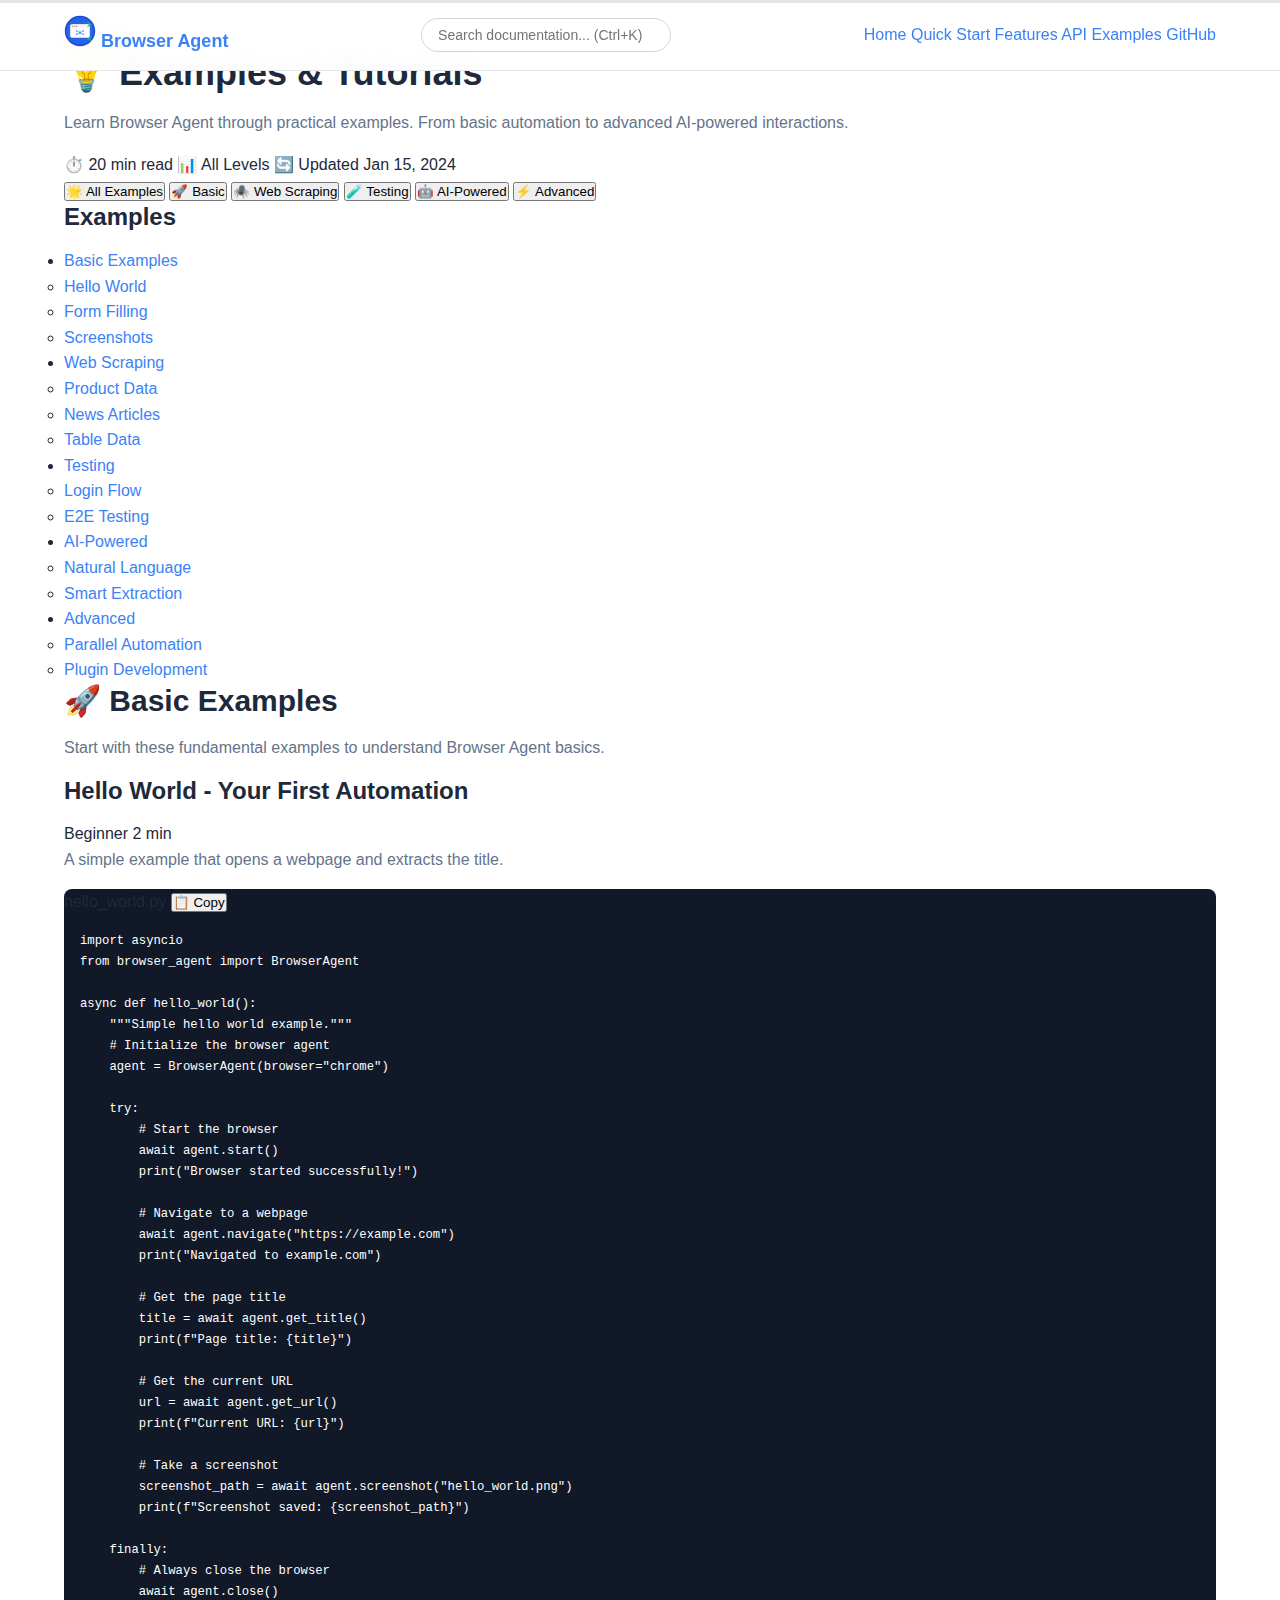
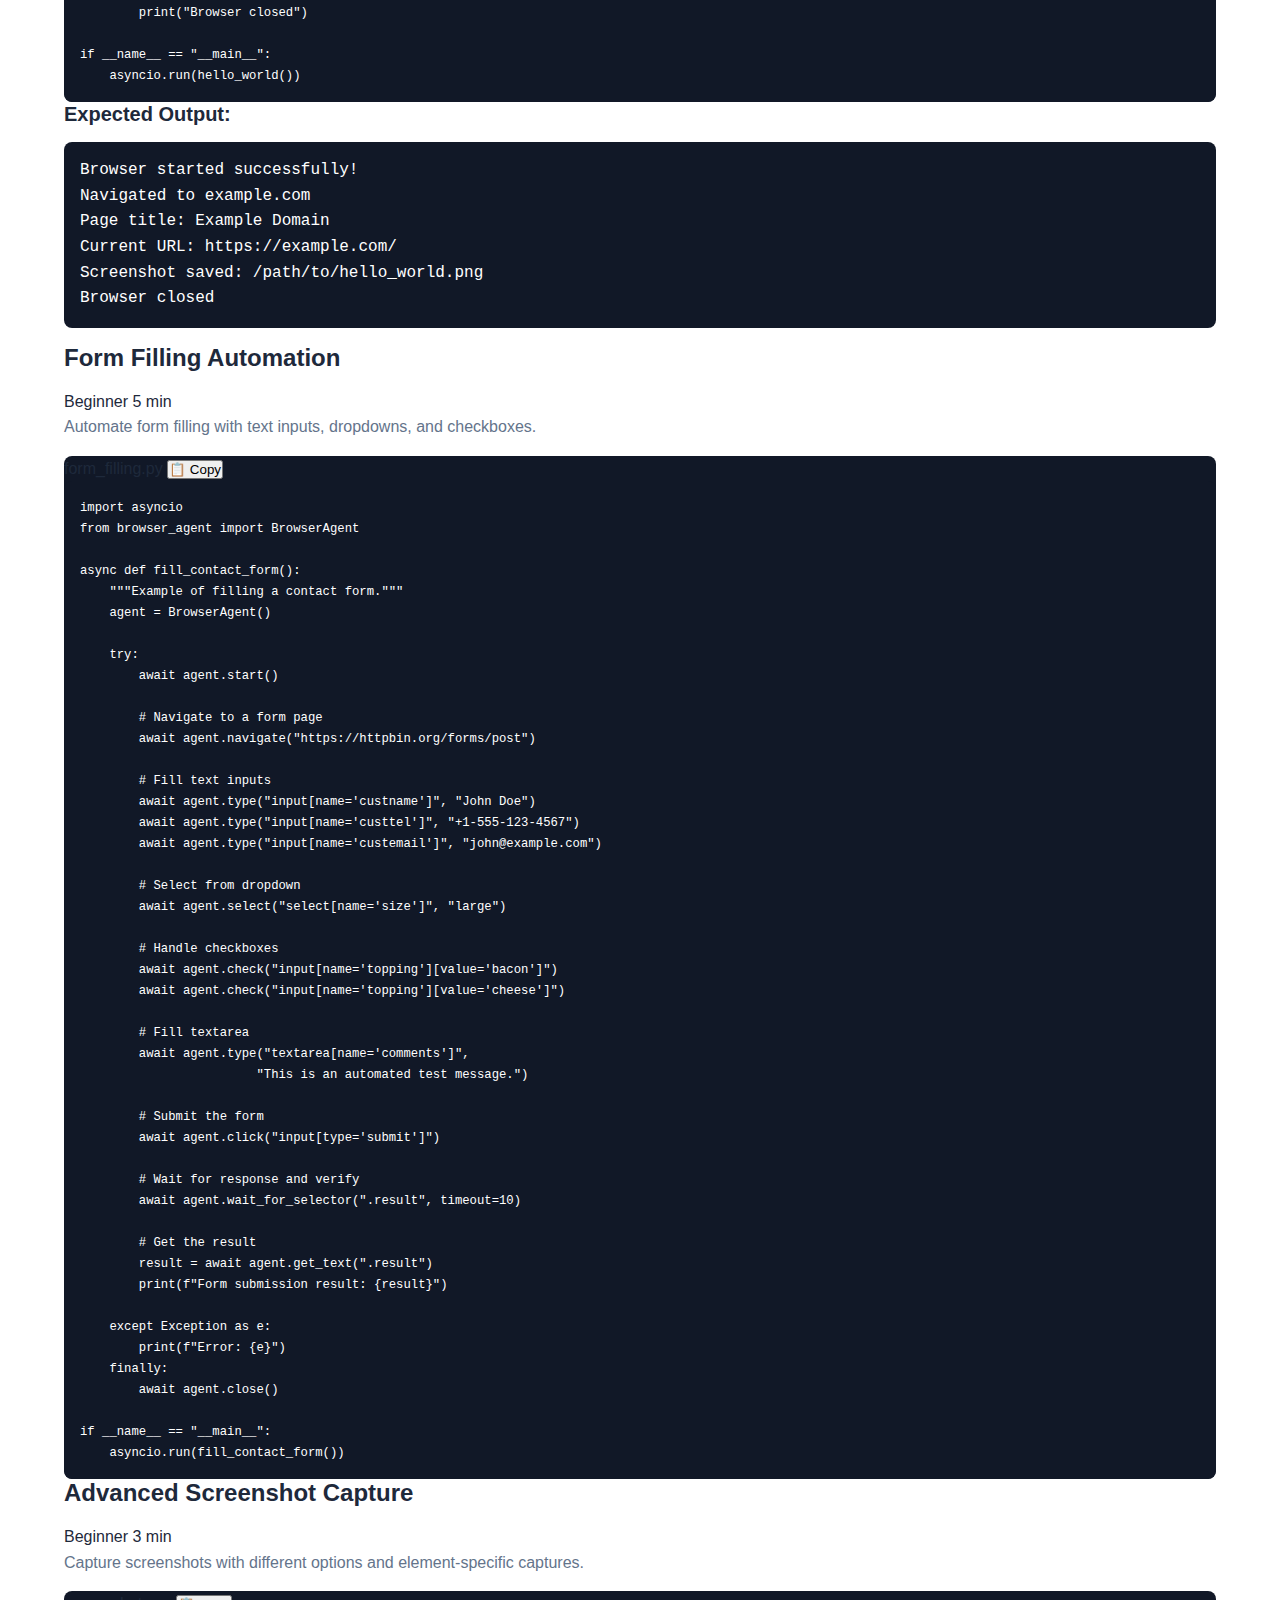
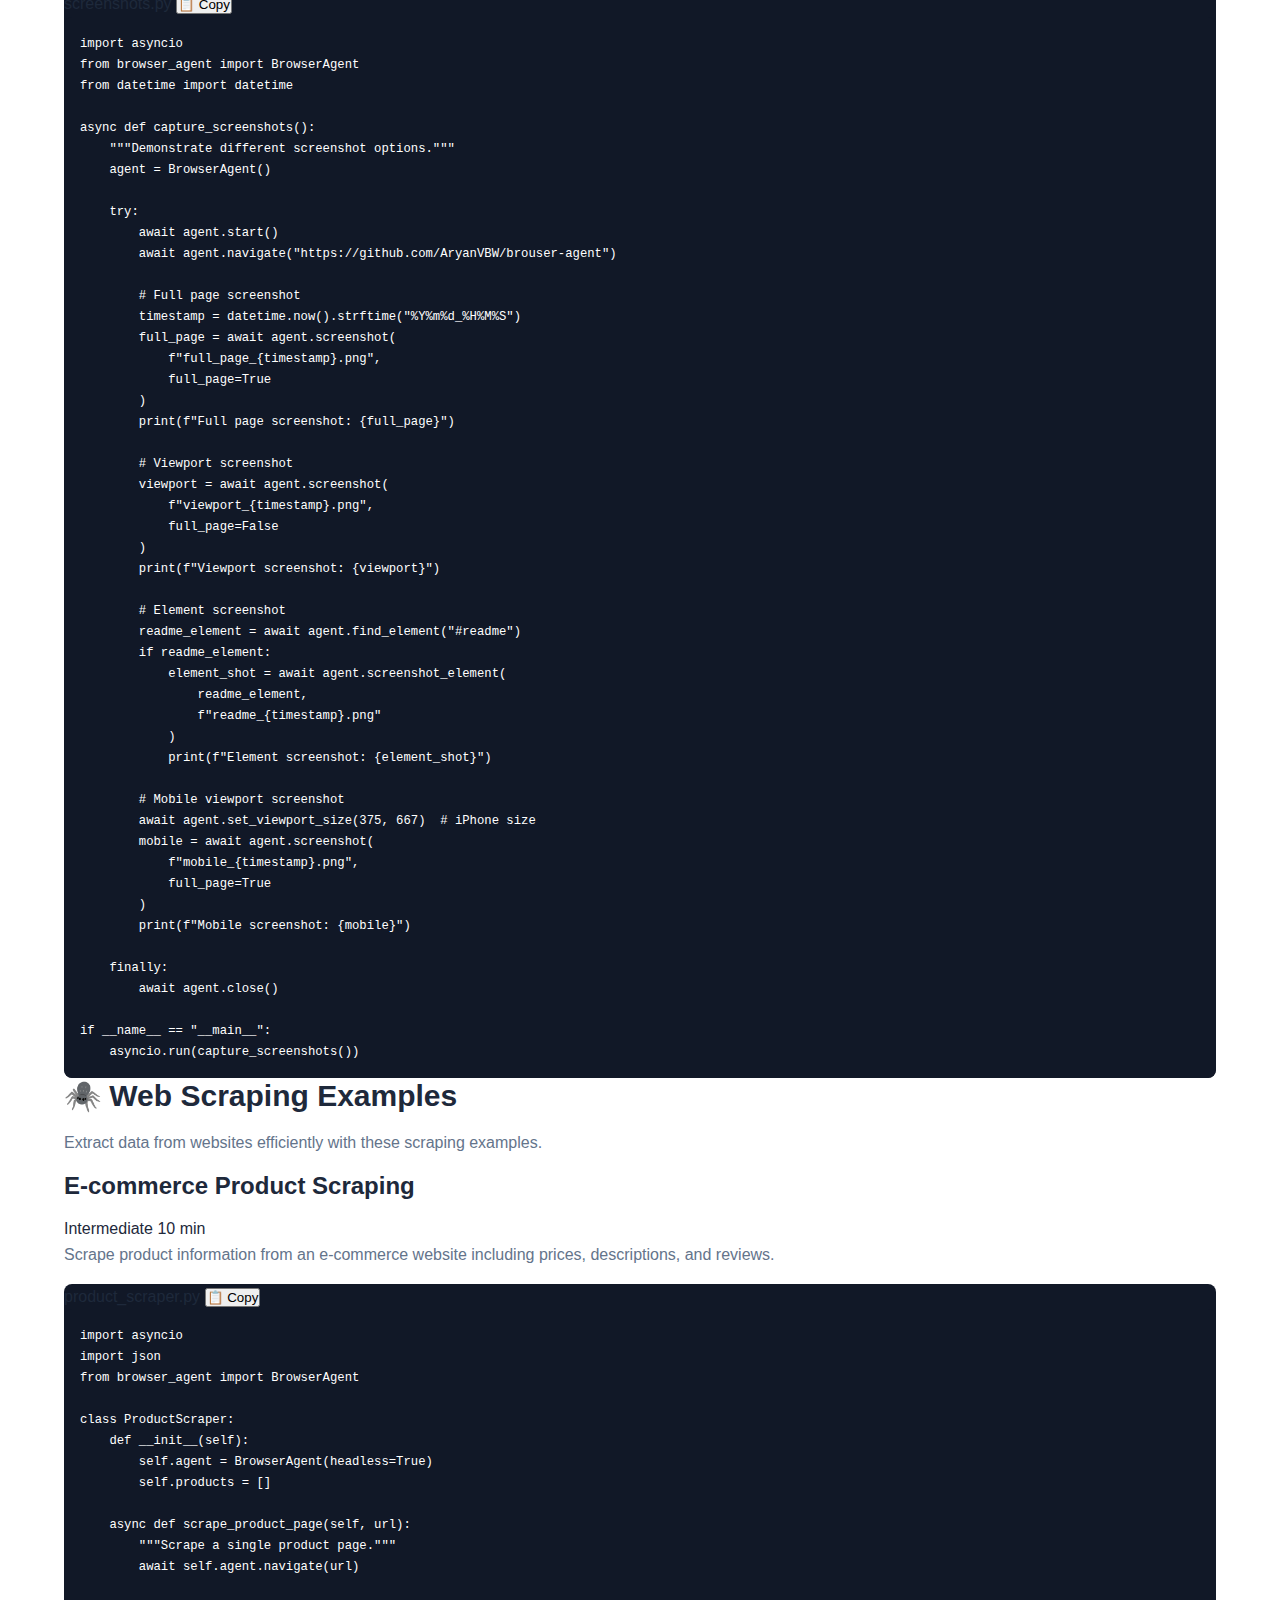
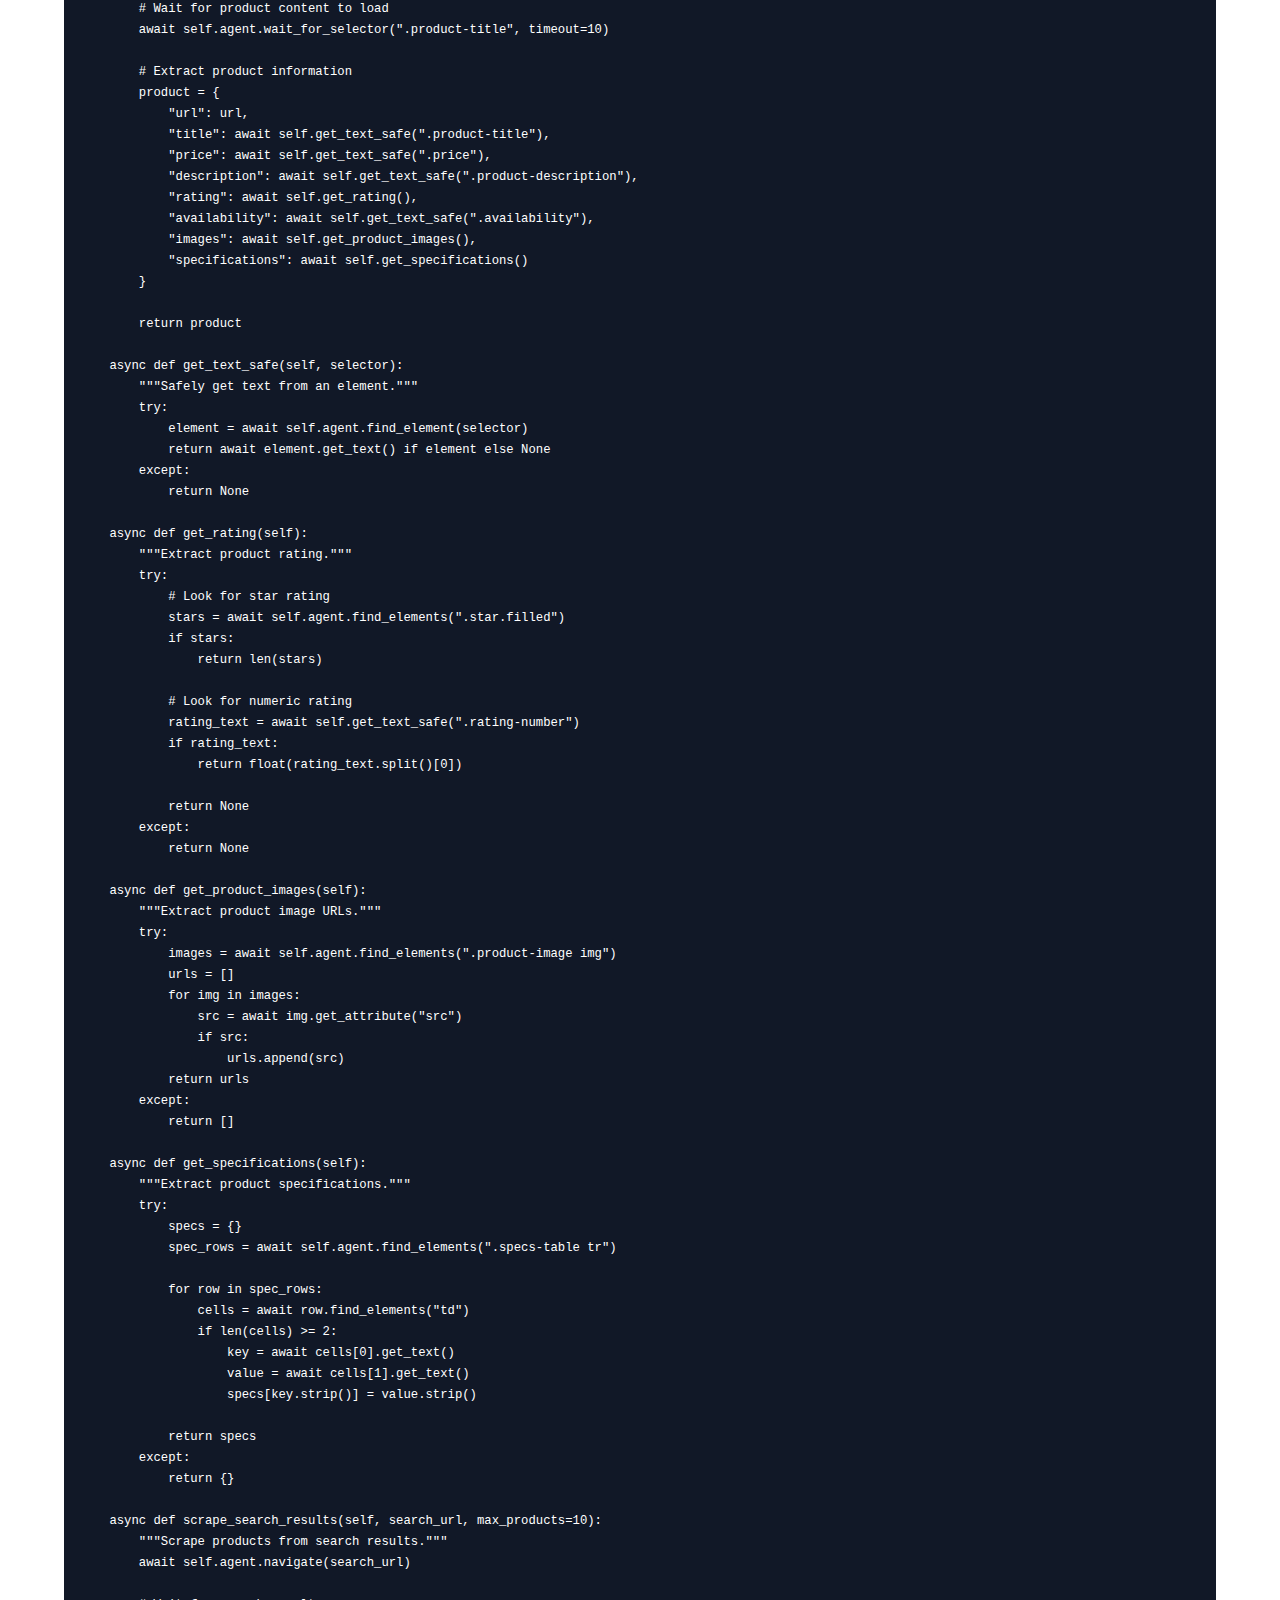
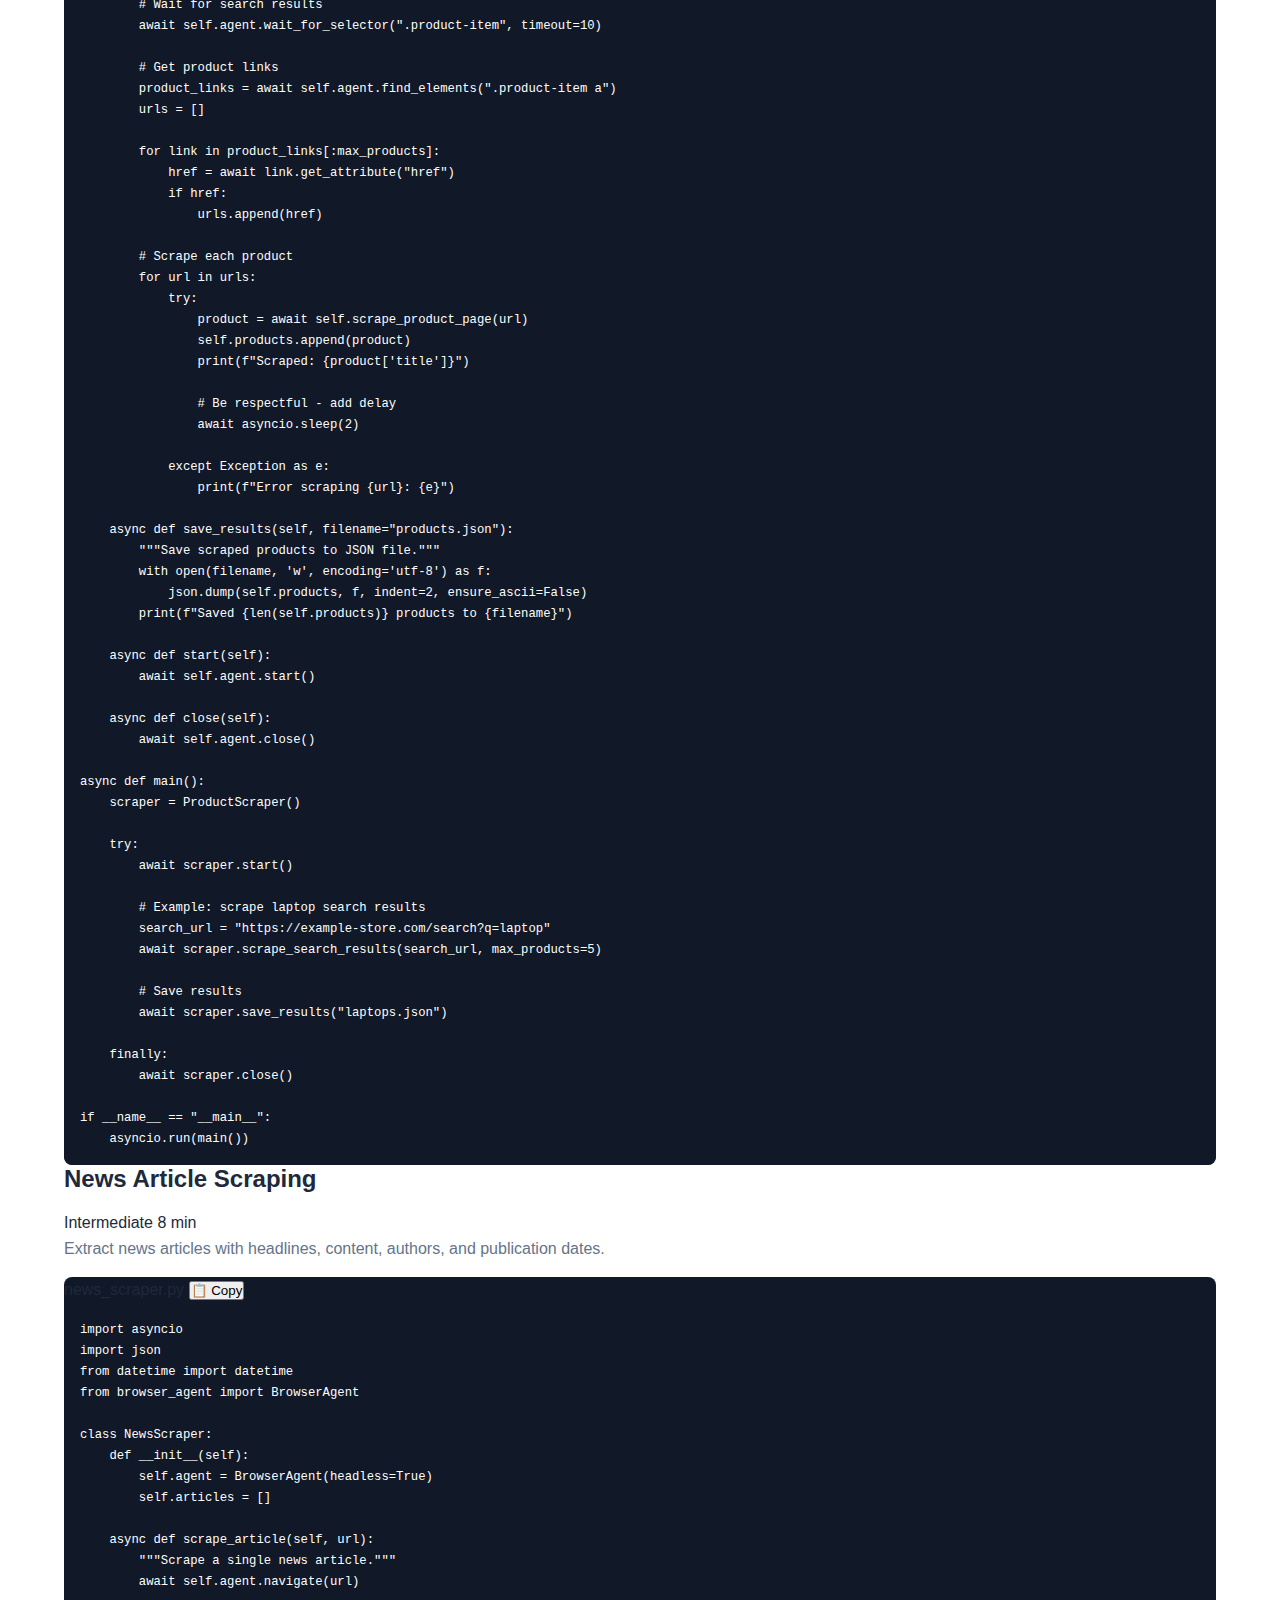
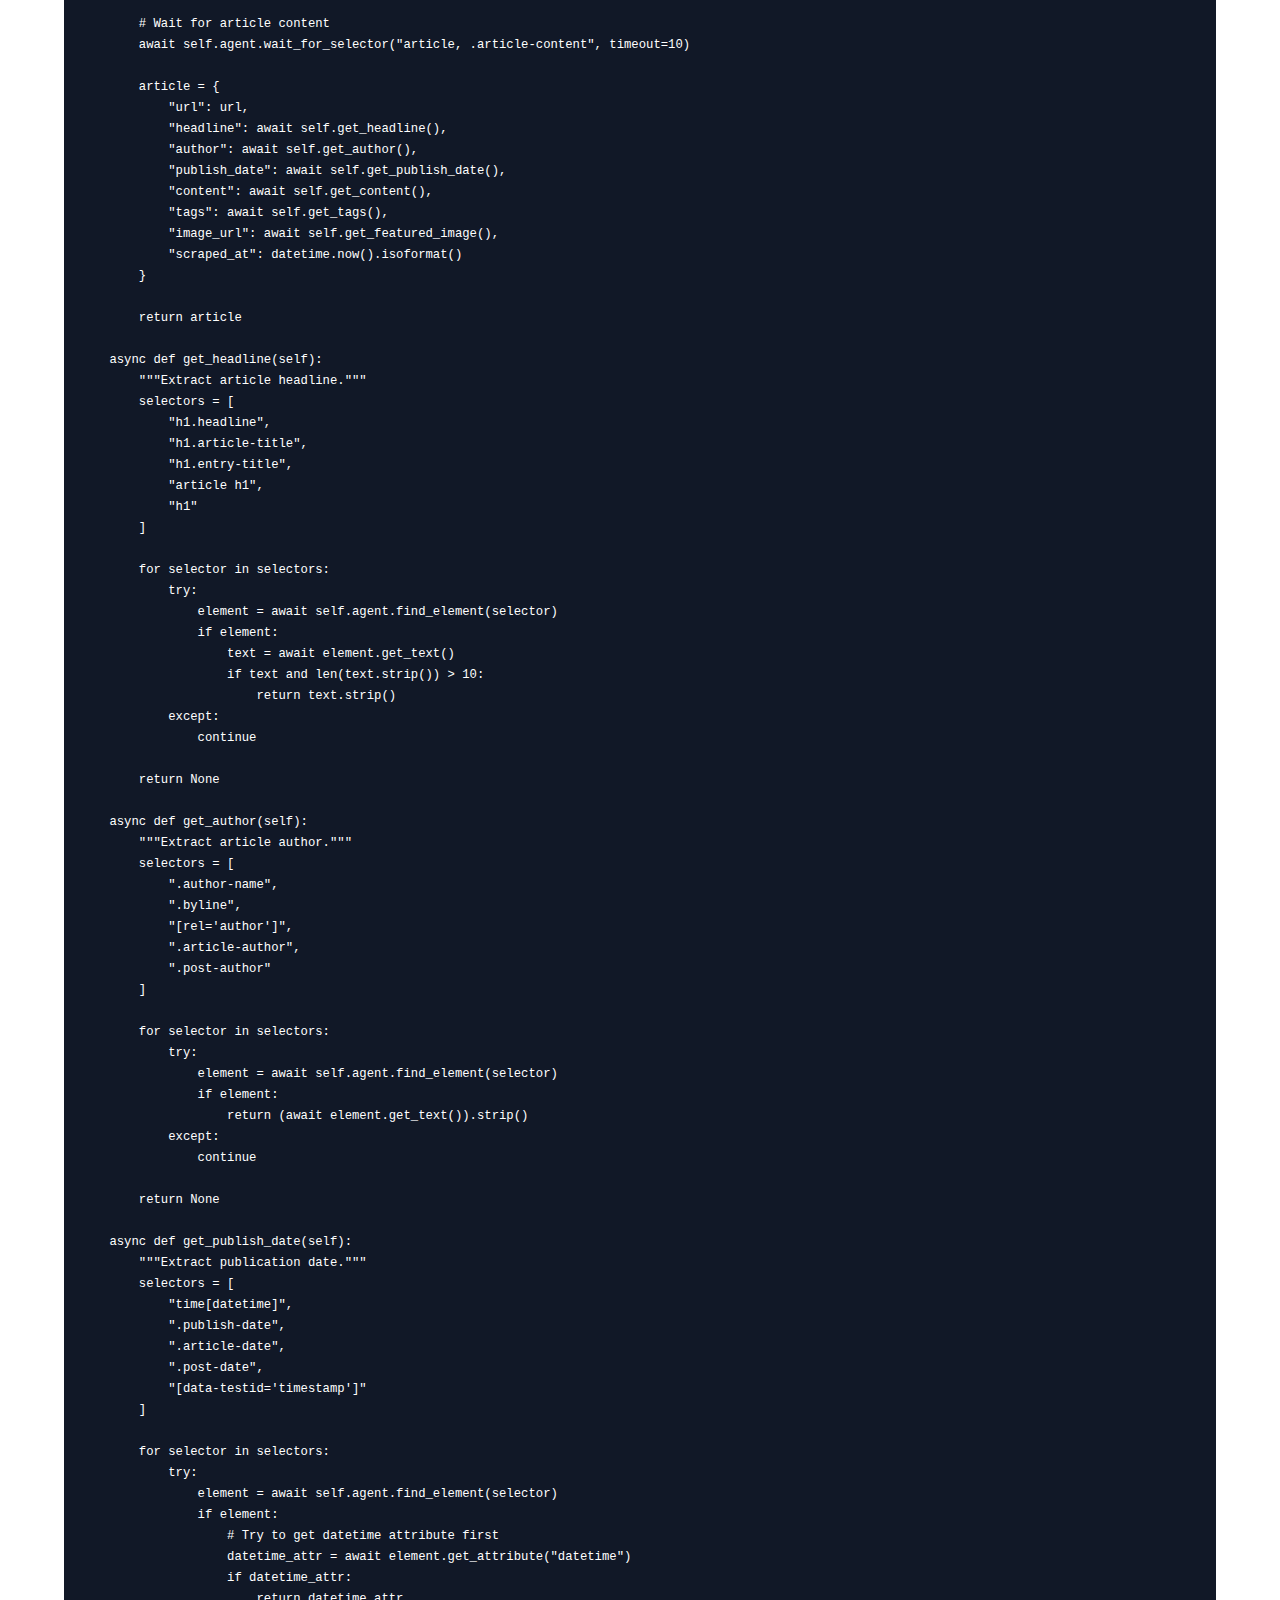
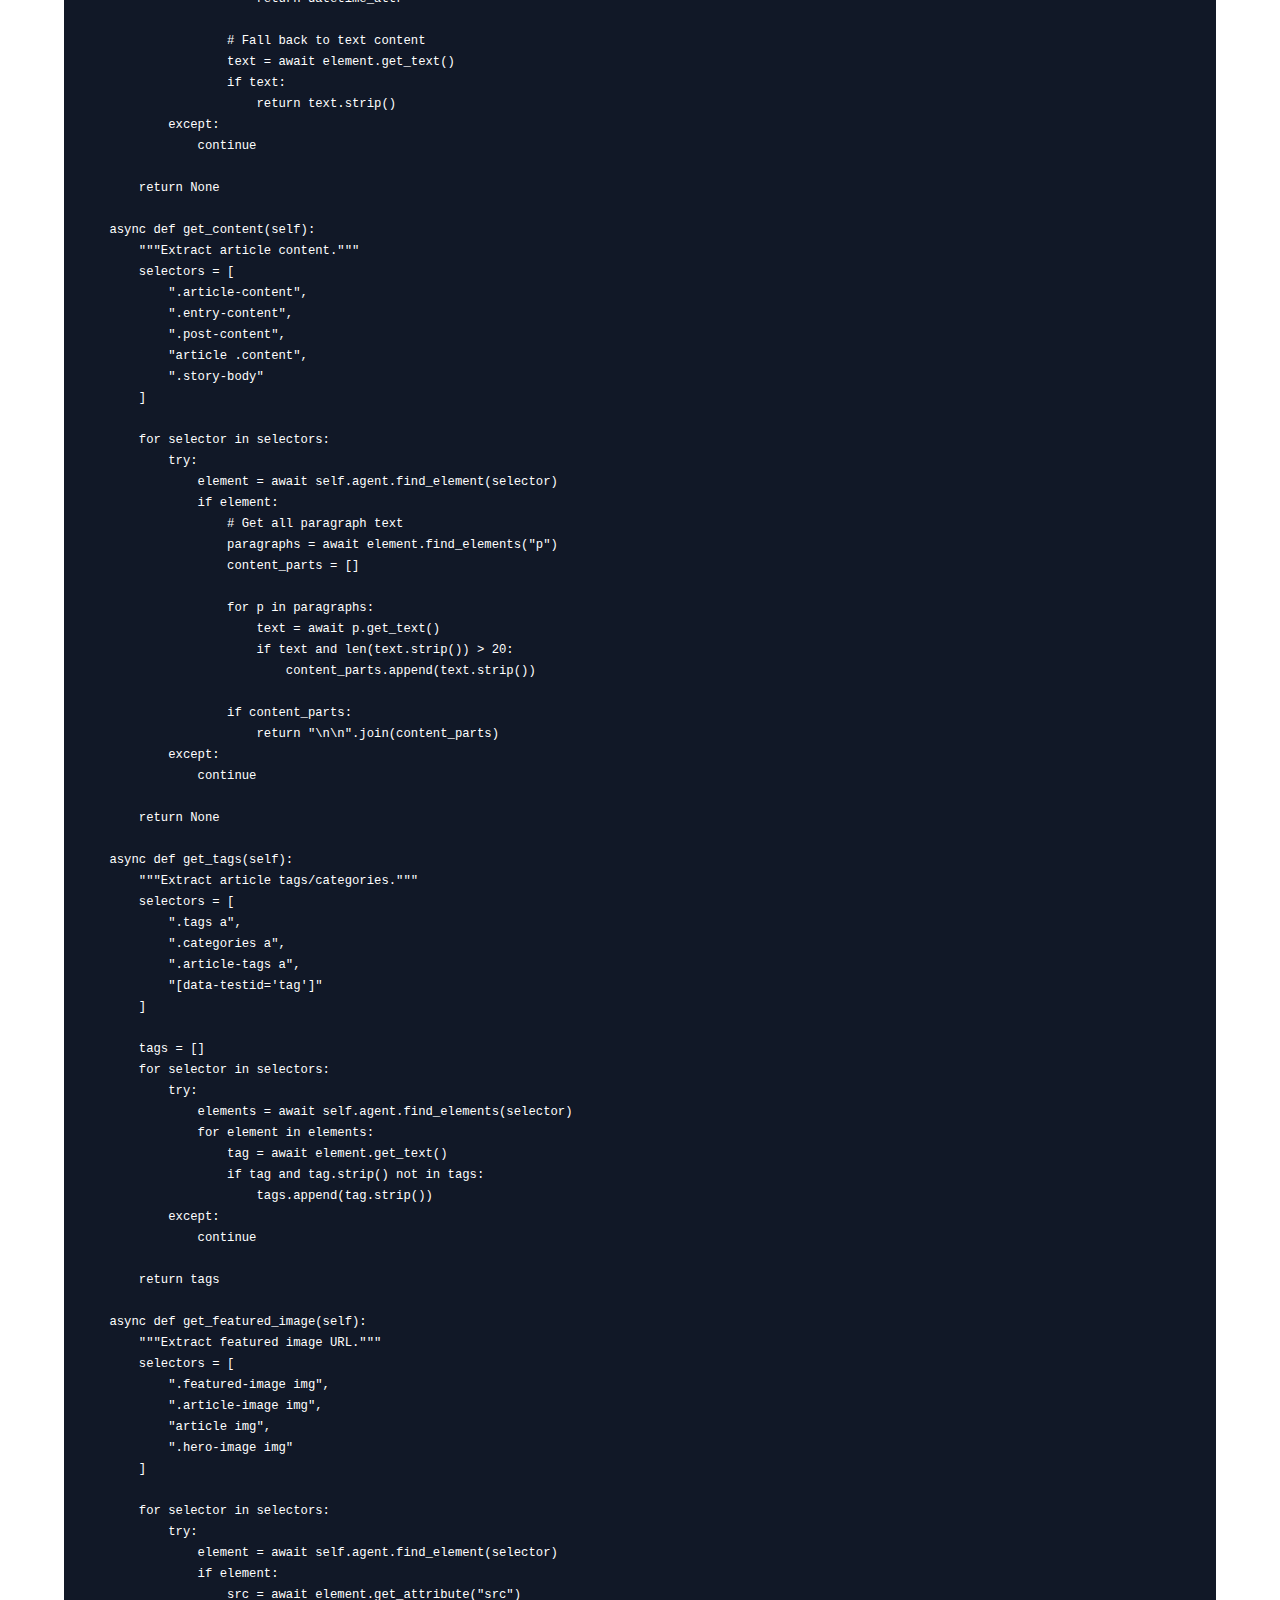
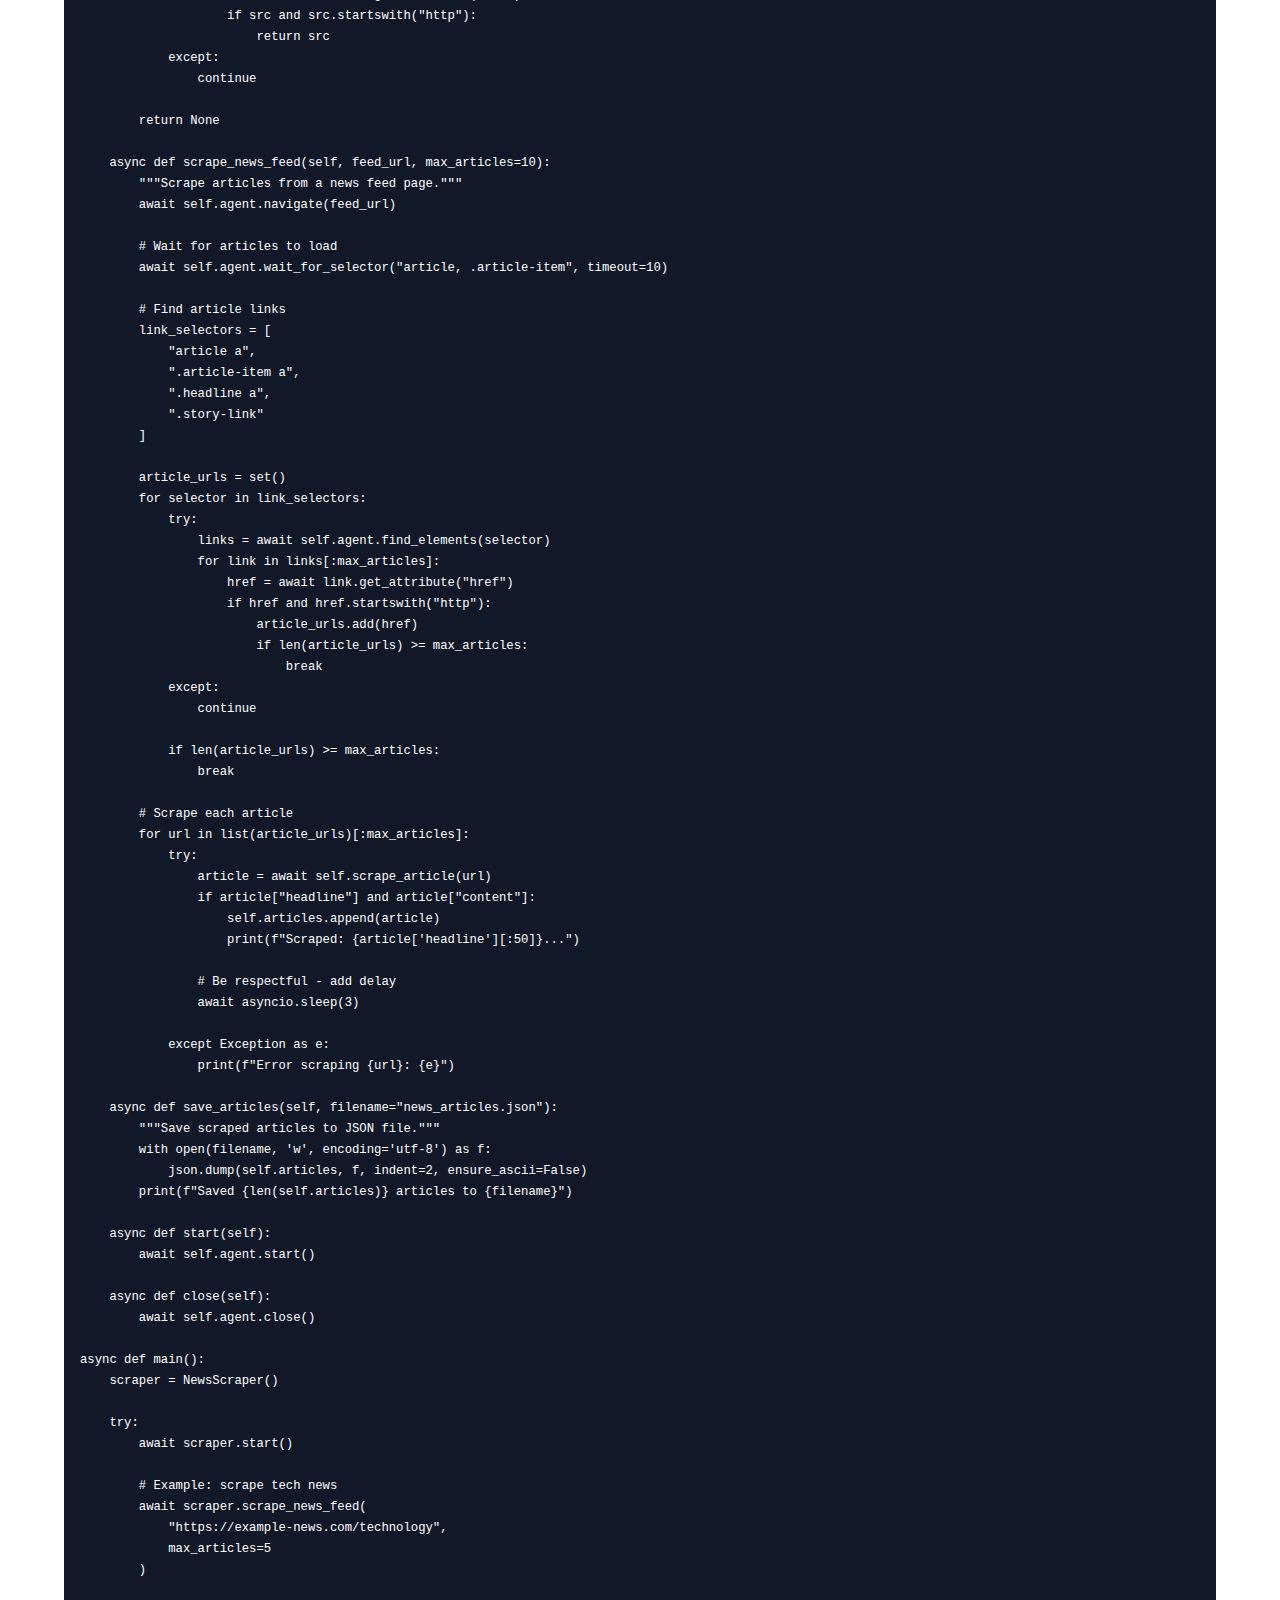
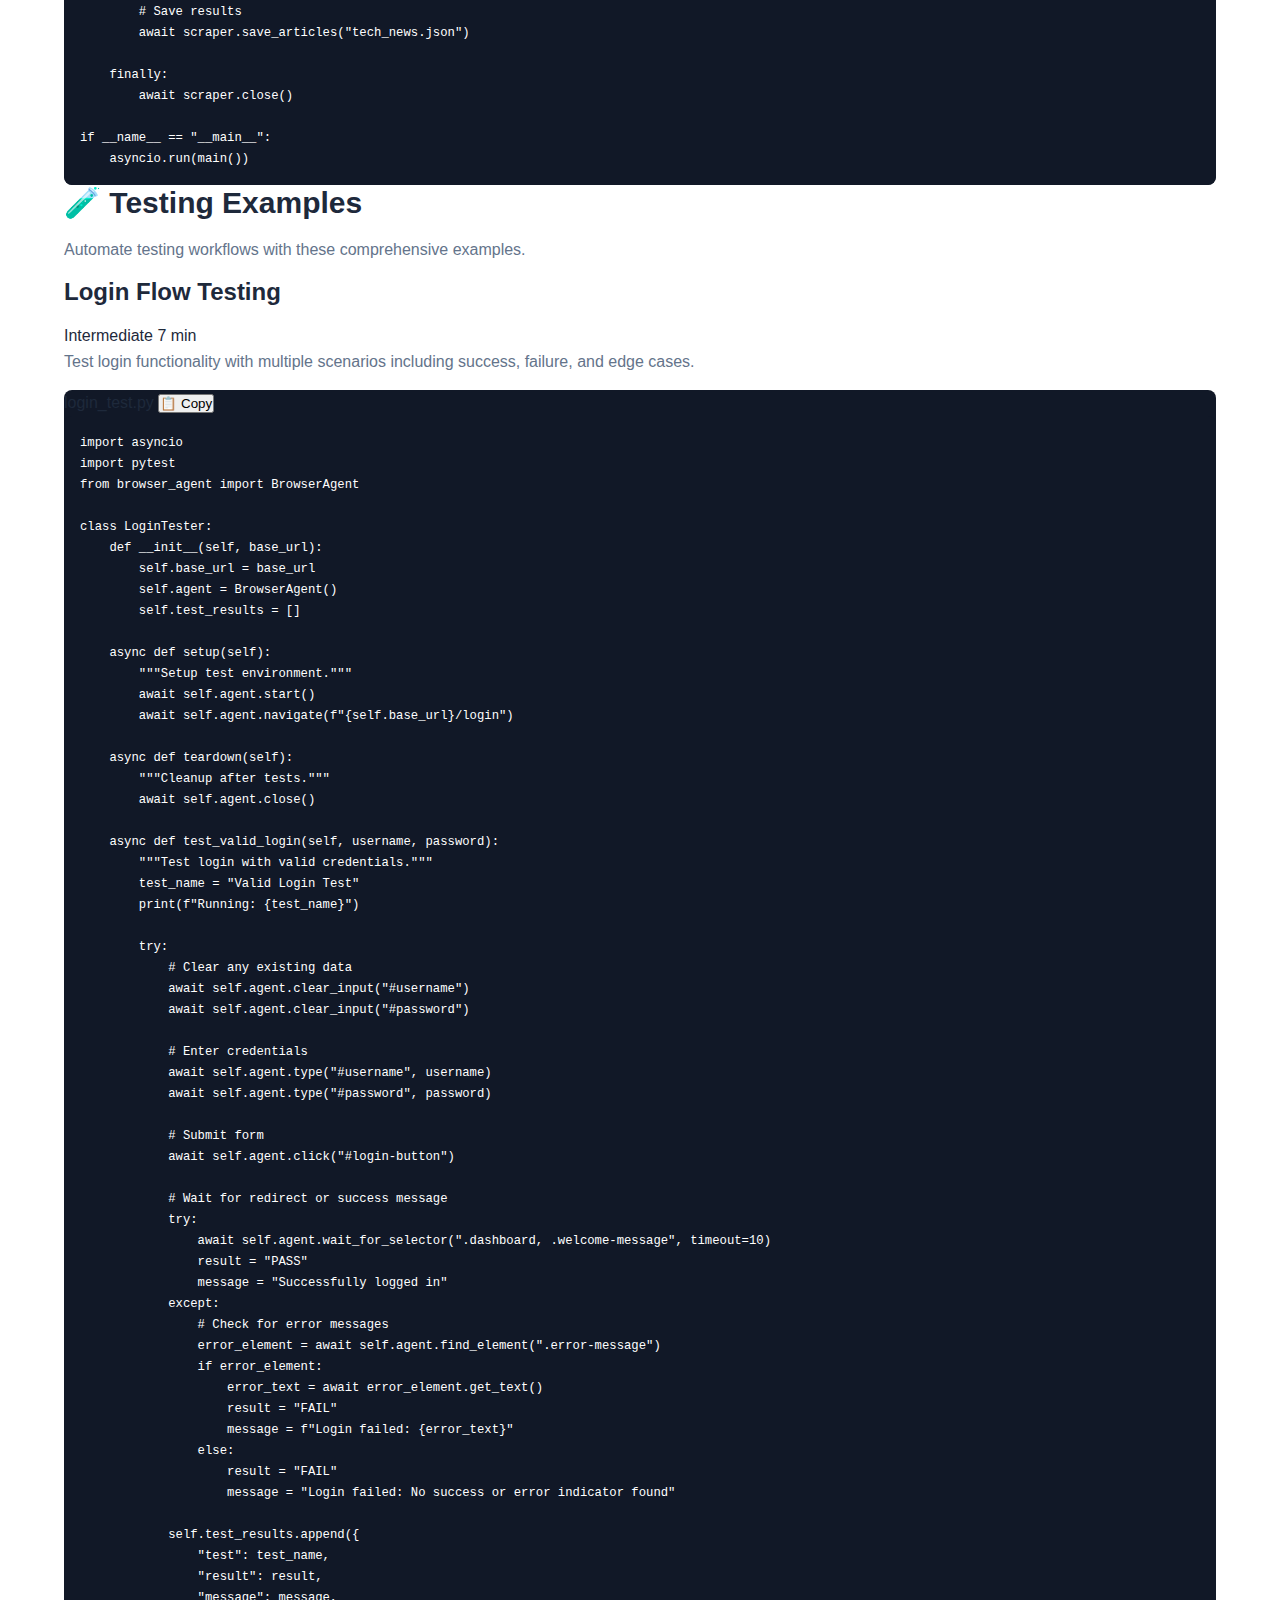
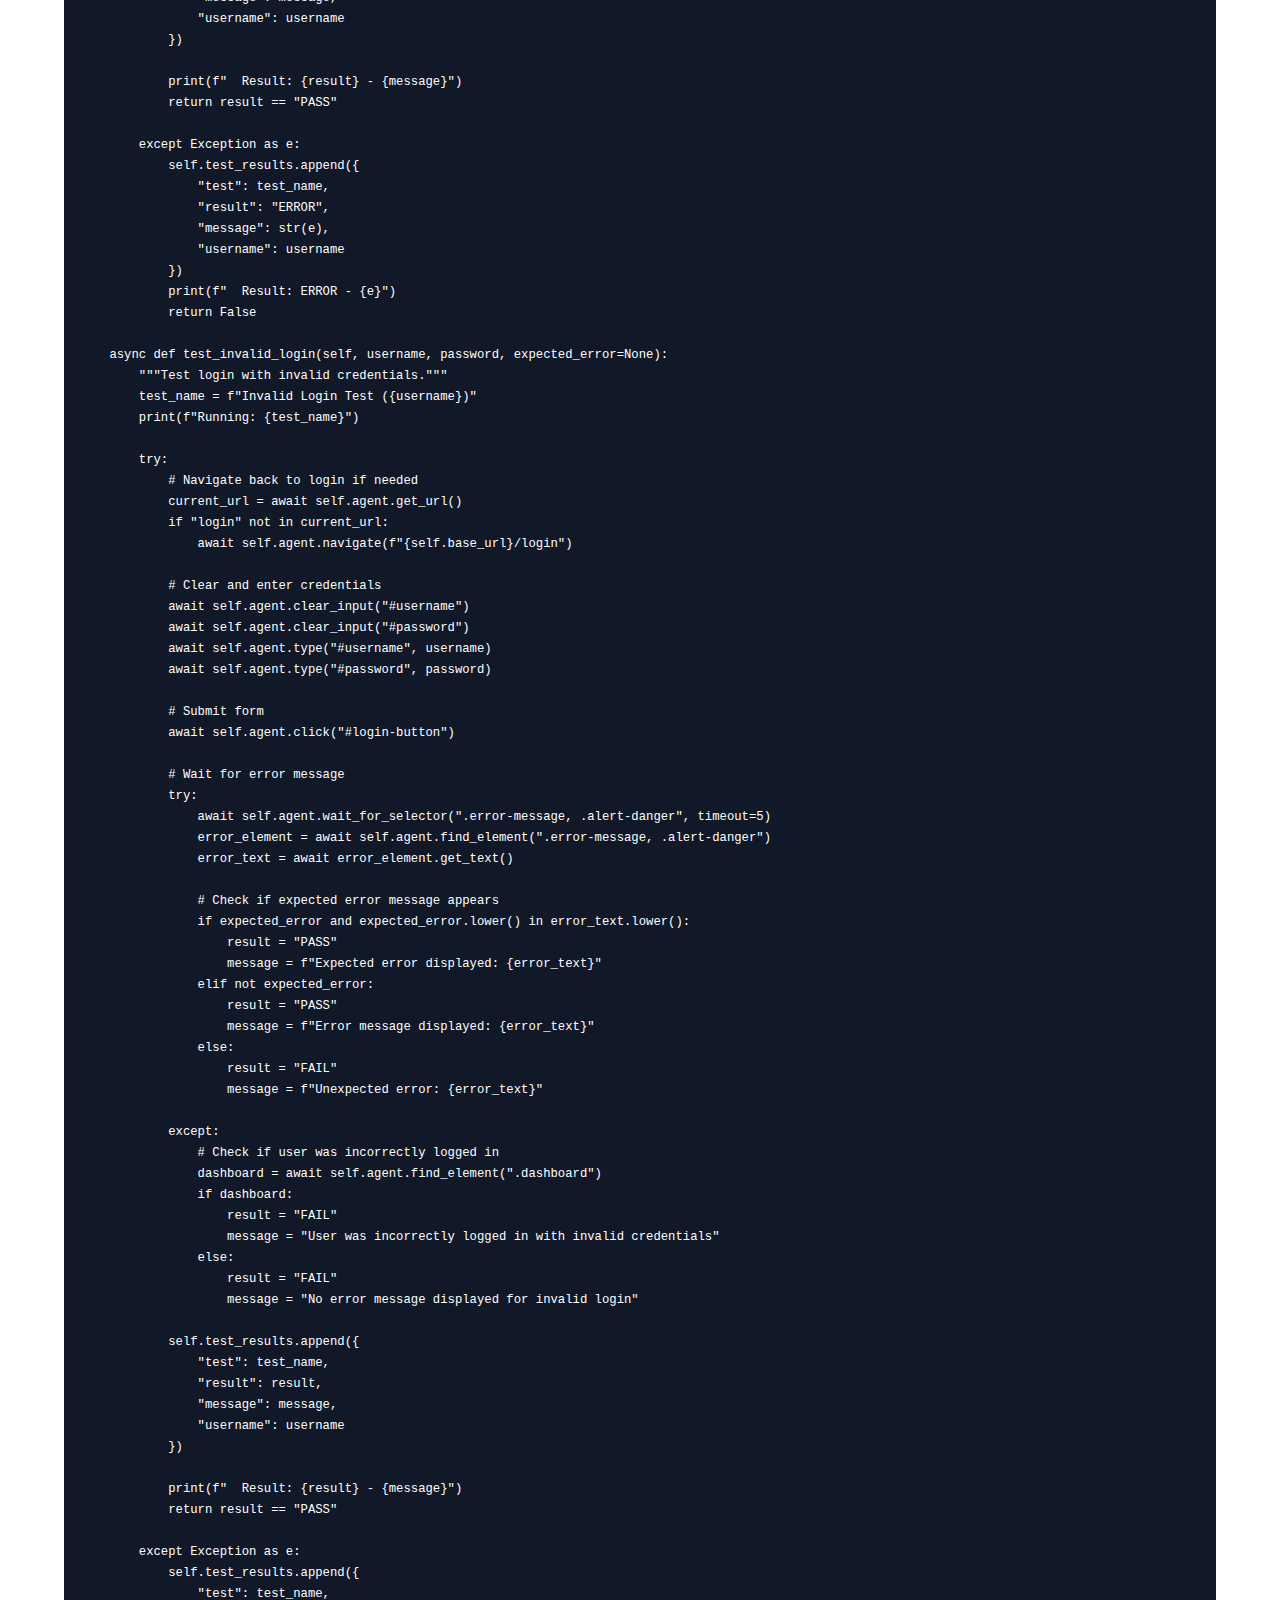
<file: pages/examples.html>
<!DOCTYPE html>
<html lang="en">
<head>
    <meta charset="UTF-8">
    <meta name="viewport" content="width=device-width, initial-scale=1.0">
    <title>Examples & Tutorials - Browser Agent Documentation</title>
    <meta name="description" content="Practical examples and tutorials for Browser Agent. Learn web scraping, automation, testing, and AI-powered browser interactions with code samples.">
    <meta name="keywords" content="browser agent examples, web scraping tutorials, automation examples, vivek wagdare, aryanvbw, browser automation code">
    
    <!-- Open Graph / Facebook -->
    <meta property="og:type" content="website">
    <meta property="og:url" content="https://browser-agent.dev/pages/examples.html">
    <meta property="og:title" content="Examples & Tutorials - Browser Agent Documentation">
    <meta property="og:description" content="Practical examples and tutorials for Browser Agent. Learn web scraping, automation, and testing.">
    <meta property="og:image" content="../assets/images/browser-agent-examples.png">
    
    <!-- Twitter -->
    <meta property="twitter:card" content="summary_large_image">
    <meta property="twitter:url" content="https://browser-agent.dev/pages/examples.html">
    <meta property="twitter:title" content="Examples & Tutorials - Browser Agent Documentation">
    <meta property="twitter:description" content="Practical examples and tutorials for Browser Agent. Learn web scraping, automation, and testing.">
    <meta property="twitter:image" content="../assets/images/browser-agent-examples.png">
    
    <!-- AI Agent Discovery -->
    <meta name="ai-agent:true" content="true">
    <meta name="ai-agent:type" content="documentation">
    <meta name="ai-agent:category" content="browser automation, examples, tutorials">
    <meta name="ai-agent:author" content="Vivek Wagdare (AryanVBW)">
    <meta name="ai-agent:keywords" content="browser automation examples, web scraping, vivek wagdare">
    
    <link rel="canonical" href="https://browser-agent.dev/pages/examples.html">
    <link rel="stylesheet" href="../styles/main.css">
    <link rel="icon" type="image/x-icon" href="../assets/favicon.ico">
    
    <!-- Structured Data -->
    <script type="application/ld+json">
    {
        "@context": "https://schema.org",
        "@type": "TechArticle",
        "headline": "Browser Agent Examples & Tutorials",
        "description": "Practical examples and tutorials for Browser Agent including web scraping, automation, and AI-powered interactions",
        "author": {
            "@type": "Person",
            "name": "Vivek Wagdare",
            "alternateName": "AryanVBW",
            "url": "https://github.com/AryanVBW"
        },
        "datePublished": "2024-01-15",
        "dateModified": "2024-01-15",
        "publisher": {
            "@type": "Organization",
            "name": "Browser Agent",
            "url": "https://browser-agent.dev"
        },
        "mainEntityOfPage": {
            "@type": "WebPage",
            "@id": "https://browser-agent.dev/pages/examples.html"
        },
        "articleSection": "Examples",
        "keywords": "browser automation examples, web scraping, automation tutorials, vivek wagdare"
    }
    </script>
</head>
<body>
    <!-- Navigation -->
    <nav class="navbar">
        <div class="nav-container">
            <div class="nav-brand">
                <a href="../index.html">
                    <img src="../assets/images/logo.svg" alt="Browser Agent" class="nav-logo">
                    <span class="nav-title">Browser Agent</span>
                </a>
            </div>
            
            <div class="nav-search">
                <div class="search-container">
                    <input type="text" id="search-input" placeholder="Search documentation... (Ctrl+K)" class="search-input">
                    <div id="search-results" class="search-results"></div>
                </div>
            </div>
            
            <div class="nav-links">
                <a href="../index.html">Home</a>
                <a href="./quick-start.html">Quick Start</a>
                <a href="./features.html">Features</a>
                <a href="./api.html">API</a>
                <a href="./examples.html" class="active">Examples</a>
                <a href="https://github.com/AryanVBW/brouser-agent" target="_blank" rel="noopener">GitHub</a>
            </div>
            
            <button class="mobile-menu-toggle" aria-label="Toggle mobile menu">
                <span></span>
                <span></span>
                <span></span>
            </button>
        </div>
    </nav>

    <!-- Main Content -->
    <main class="main-content">
        <div class="container">
            <!-- Breadcrumb -->
            <nav class="breadcrumb" aria-label="Breadcrumb">
                <ol>
                    <li><a href="../index.html">Home</a></li>
                    <li><span aria-current="page">Examples</span></li>
                </ol>
            </nav>

            <!-- Page Header -->
            <header class="page-header">
                <div class="header-content">
                    <h1 class="page-title">
                        <span class="title-icon">💡</span>
                        Examples & Tutorials
                    </h1>
                    <p class="page-description">
                        Learn Browser Agent through practical examples. From basic automation to advanced AI-powered interactions.
                    </p>
                    <div class="header-meta">
                        <span class="reading-time">⏱️ 20 min read</span>
                        <span class="difficulty">📊 All Levels</span>
                        <span class="last-updated">🔄 Updated Jan 15, 2024</span>
                    </div>
                </div>
            </header>

            <!-- Example Categories -->
            <div class="example-categories">
                <div class="category-nav">
                    <button class="category-btn active" data-category="all">🌟 All Examples</button>
                    <button class="category-btn" data-category="basic">🚀 Basic</button>
                    <button class="category-btn" data-category="scraping">🕷️ Web Scraping</button>
                    <button class="category-btn" data-category="testing">🧪 Testing</button>
                    <button class="category-btn" data-category="ai">🤖 AI-Powered</button>
                    <button class="category-btn" data-category="advanced">⚡ Advanced</button>
                </div>
            </div>

            <!-- Table of Contents -->
            <aside class="toc-sidebar">
                <div class="toc-container">
                    <h3>Examples</h3>
                    <ul class="toc-list">
                        <li><a href="#basic-examples">Basic Examples</a>
                            <ul>
                                <li><a href="#hello-world">Hello World</a></li>
                                <li><a href="#form-filling">Form Filling</a></li>
                                <li><a href="#screenshot">Screenshots</a></li>
                            </ul>
                        </li>
                        <li><a href="#scraping-examples">Web Scraping</a>
                            <ul>
                                <li><a href="#product-scraping">Product Data</a></li>
                                <li><a href="#news-scraping">News Articles</a></li>
                                <li><a href="#table-extraction">Table Data</a></li>
                            </ul>
                        </li>
                        <li><a href="#testing-examples">Testing</a>
                            <ul>
                                <li><a href="#login-testing">Login Flow</a></li>
                                <li><a href="#e2e-testing">E2E Testing</a></li>
                            </ul>
                        </li>
                        <li><a href="#ai-examples">AI-Powered</a>
                            <ul>
                                <li><a href="#natural-language">Natural Language</a></li>
                                <li><a href="#smart-extraction">Smart Extraction</a></li>
                            </ul>
                        </li>
                        <li><a href="#advanced-examples">Advanced</a>
                            <ul>
                                <li><a href="#parallel-automation">Parallel Automation</a></li>
                                <li><a href="#plugin-development">Plugin Development</a></li>
                            </ul>
                        </li>
                    </ul>
                </div>
            </aside>

            <!-- Content -->
            <div class="content-wrapper">
                <article class="documentation-content">
                    <!-- Basic Examples -->
                    <section id="basic-examples" class="example-section" data-category="basic">
                        <h2>🚀 Basic Examples</h2>
                        <p>Start with these fundamental examples to understand Browser Agent basics.</p>
                        
                        <!-- Hello World -->
                        <div id="hello-world" class="example-card">
                            <div class="example-header">
                                <h3>Hello World - Your First Automation</h3>
                                <div class="example-meta">
                                    <span class="difficulty beginner">Beginner</span>
                                    <span class="time">2 min</span>
                                </div>
                            </div>
                            <div class="example-description">
                                <p>A simple example that opens a webpage and extracts the title.</p>
                            </div>
                            <div class="code-block">
                                <div class="code-header">
                                    <span class="code-title">hello_world.py</span>
                                    <button class="copy-button">
                                        <span class="copy-icon">📋</span>
                                        <span class="copy-text">Copy</span>
                                    </button>
                                </div>
                                <pre><code class="language-python">import asyncio
from browser_agent import BrowserAgent

async def hello_world():
    """Simple hello world example."""
    # Initialize the browser agent
    agent = BrowserAgent(browser="chrome")
    
    try:
        # Start the browser
        await agent.start()
        print("Browser started successfully!")
        
        # Navigate to a webpage
        await agent.navigate("https://example.com")
        print("Navigated to example.com")
        
        # Get the page title
        title = await agent.get_title()
        print(f"Page title: {title}")
        
        # Get the current URL
        url = await agent.get_url()
        print(f"Current URL: {url}")
        
        # Take a screenshot
        screenshot_path = await agent.screenshot("hello_world.png")
        print(f"Screenshot saved: {screenshot_path}")
        
    finally:
        # Always close the browser
        await agent.close()
        print("Browser closed")

if __name__ == "__main__":
    asyncio.run(hello_world())</code></pre>
                            </div>
                            <div class="example-output">
                                <h4>Expected Output:</h4>
                                <div class="output-block">
                                    <pre>Browser started successfully!
Navigated to example.com
Page title: Example Domain
Current URL: https://example.com/
Screenshot saved: /path/to/hello_world.png
Browser closed</pre>
                                </div>
                            </div>
                        </div>
                        
                        <!-- Form Filling -->
                        <div id="form-filling" class="example-card">
                            <div class="example-header">
                                <h3>Form Filling Automation</h3>
                                <div class="example-meta">
                                    <span class="difficulty beginner">Beginner</span>
                                    <span class="time">5 min</span>
                                </div>
                            </div>
                            <div class="example-description">
                                <p>Automate form filling with text inputs, dropdowns, and checkboxes.</p>
                            </div>
                            <div class="code-block">
                                <div class="code-header">
                                    <span class="code-title">form_filling.py</span>
                                    <button class="copy-button">
                                        <span class="copy-icon">📋</span>
                                        <span class="copy-text">Copy</span>
                                    </button>
                                </div>
                                <pre><code class="language-python">import asyncio
from browser_agent import BrowserAgent

async def fill_contact_form():
    """Example of filling a contact form."""
    agent = BrowserAgent()
    
    try:
        await agent.start()
        
        # Navigate to a form page
        await agent.navigate("https://httpbin.org/forms/post")
        
        # Fill text inputs
        await agent.type("input[name='custname']", "John Doe")
        await agent.type("input[name='custtel']", "+1-555-123-4567")
        await agent.type("input[name='custemail']", "john@example.com")
        
        # Select from dropdown
        await agent.select("select[name='size']", "large")
        
        # Handle checkboxes
        await agent.check("input[name='topping'][value='bacon']")
        await agent.check("input[name='topping'][value='cheese']")
        
        # Fill textarea
        await agent.type("textarea[name='comments']", 
                        "This is an automated test message.")
        
        # Submit the form
        await agent.click("input[type='submit']")
        
        # Wait for response and verify
        await agent.wait_for_selector(".result", timeout=10)
        
        # Get the result
        result = await agent.get_text(".result")
        print(f"Form submission result: {result}")
        
    except Exception as e:
        print(f"Error: {e}")
    finally:
        await agent.close()

if __name__ == "__main__":
    asyncio.run(fill_contact_form())</code></pre>
                            </div>
                        </div>
                        
                        <!-- Screenshot Example -->
                        <div id="screenshot" class="example-card">
                            <div class="example-header">
                                <h3>Advanced Screenshot Capture</h3>
                                <div class="example-meta">
                                    <span class="difficulty beginner">Beginner</span>
                                    <span class="time">3 min</span>
                                </div>
                            </div>
                            <div class="example-description">
                                <p>Capture screenshots with different options and element-specific captures.</p>
                            </div>
                            <div class="code-block">
                                <div class="code-header">
                                    <span class="code-title">screenshots.py</span>
                                    <button class="copy-button">
                                        <span class="copy-icon">📋</span>
                                        <span class="copy-text">Copy</span>
                                    </button>
                                </div>
                                <pre><code class="language-python">import asyncio
from browser_agent import BrowserAgent
from datetime import datetime

async def capture_screenshots():
    """Demonstrate different screenshot options."""
    agent = BrowserAgent()
    
    try:
        await agent.start()
        await agent.navigate("https://github.com/AryanVBW/brouser-agent")
        
        # Full page screenshot
        timestamp = datetime.now().strftime("%Y%m%d_%H%M%S")
        full_page = await agent.screenshot(
            f"full_page_{timestamp}.png",
            full_page=True
        )
        print(f"Full page screenshot: {full_page}")
        
        # Viewport screenshot
        viewport = await agent.screenshot(
            f"viewport_{timestamp}.png",
            full_page=False
        )
        print(f"Viewport screenshot: {viewport}")
        
        # Element screenshot
        readme_element = await agent.find_element("#readme")
        if readme_element:
            element_shot = await agent.screenshot_element(
                readme_element,
                f"readme_{timestamp}.png"
            )
            print(f"Element screenshot: {element_shot}")
        
        # Mobile viewport screenshot
        await agent.set_viewport_size(375, 667)  # iPhone size
        mobile = await agent.screenshot(
            f"mobile_{timestamp}.png",
            full_page=True
        )
        print(f"Mobile screenshot: {mobile}")
        
    finally:
        await agent.close()

if __name__ == "__main__":
    asyncio.run(capture_screenshots())</code></pre>
                            </div>
                        </div>
                    </section>

                    <!-- Web Scraping Examples -->
                    <section id="scraping-examples" class="example-section" data-category="scraping">
                        <h2>🕷️ Web Scraping Examples</h2>
                        <p>Extract data from websites efficiently with these scraping examples.</p>
                        
                        <!-- Product Scraping -->
                        <div id="product-scraping" class="example-card">
                            <div class="example-header">
                                <h3>E-commerce Product Scraping</h3>
                                <div class="example-meta">
                                    <span class="difficulty intermediate">Intermediate</span>
                                    <span class="time">10 min</span>
                                </div>
                            </div>
                            <div class="example-description">
                                <p>Scrape product information from an e-commerce website including prices, descriptions, and reviews.</p>
                            </div>
                            <div class="code-block">
                                <div class="code-header">
                                    <span class="code-title">product_scraper.py</span>
                                    <button class="copy-button">
                                        <span class="copy-icon">📋</span>
                                        <span class="copy-text">Copy</span>
                                    </button>
                                </div>
                                <pre><code class="language-python">import asyncio
import json
from browser_agent import BrowserAgent

class ProductScraper:
    def __init__(self):
        self.agent = BrowserAgent(headless=True)
        self.products = []
    
    async def scrape_product_page(self, url):
        """Scrape a single product page."""
        await self.agent.navigate(url)
        
        # Wait for product content to load
        await self.agent.wait_for_selector(".product-title", timeout=10)
        
        # Extract product information
        product = {
            "url": url,
            "title": await self.get_text_safe(".product-title"),
            "price": await self.get_text_safe(".price"),
            "description": await self.get_text_safe(".product-description"),
            "rating": await self.get_rating(),
            "availability": await self.get_text_safe(".availability"),
            "images": await self.get_product_images(),
            "specifications": await self.get_specifications()
        }
        
        return product
    
    async def get_text_safe(self, selector):
        """Safely get text from an element."""
        try:
            element = await self.agent.find_element(selector)
            return await element.get_text() if element else None
        except:
            return None
    
    async def get_rating(self):
        """Extract product rating."""
        try:
            # Look for star rating
            stars = await self.agent.find_elements(".star.filled")
            if stars:
                return len(stars)
            
            # Look for numeric rating
            rating_text = await self.get_text_safe(".rating-number")
            if rating_text:
                return float(rating_text.split()[0])
            
            return None
        except:
            return None
    
    async def get_product_images(self):
        """Extract product image URLs."""
        try:
            images = await self.agent.find_elements(".product-image img")
            urls = []
            for img in images:
                src = await img.get_attribute("src")
                if src:
                    urls.append(src)
            return urls
        except:
            return []
    
    async def get_specifications(self):
        """Extract product specifications."""
        try:
            specs = {}
            spec_rows = await self.agent.find_elements(".specs-table tr")
            
            for row in spec_rows:
                cells = await row.find_elements("td")
                if len(cells) >= 2:
                    key = await cells[0].get_text()
                    value = await cells[1].get_text()
                    specs[key.strip()] = value.strip()
            
            return specs
        except:
            return {}
    
    async def scrape_search_results(self, search_url, max_products=10):
        """Scrape products from search results."""
        await self.agent.navigate(search_url)
        
        # Wait for search results
        await self.agent.wait_for_selector(".product-item", timeout=10)
        
        # Get product links
        product_links = await self.agent.find_elements(".product-item a")
        urls = []
        
        for link in product_links[:max_products]:
            href = await link.get_attribute("href")
            if href:
                urls.append(href)
        
        # Scrape each product
        for url in urls:
            try:
                product = await self.scrape_product_page(url)
                self.products.append(product)
                print(f"Scraped: {product['title']}")
                
                # Be respectful - add delay
                await asyncio.sleep(2)
                
            except Exception as e:
                print(f"Error scraping {url}: {e}")
    
    async def save_results(self, filename="products.json"):
        """Save scraped products to JSON file."""
        with open(filename, 'w', encoding='utf-8') as f:
            json.dump(self.products, f, indent=2, ensure_ascii=False)
        print(f"Saved {len(self.products)} products to {filename}")
    
    async def start(self):
        await self.agent.start()
    
    async def close(self):
        await self.agent.close()

async def main():
    scraper = ProductScraper()
    
    try:
        await scraper.start()
        
        # Example: scrape laptop search results
        search_url = "https://example-store.com/search?q=laptop"
        await scraper.scrape_search_results(search_url, max_products=5)
        
        # Save results
        await scraper.save_results("laptops.json")
        
    finally:
        await scraper.close()

if __name__ == "__main__":
    asyncio.run(main())</code></pre>
                            </div>
                        </div>
                        
                        <!-- News Scraping -->
                        <div id="news-scraping" class="example-card">
                            <div class="example-header">
                                <h3>News Article Scraping</h3>
                                <div class="example-meta">
                                    <span class="difficulty intermediate">Intermediate</span>
                                    <span class="time">8 min</span>
                                </div>
                            </div>
                            <div class="example-description">
                                <p>Extract news articles with headlines, content, authors, and publication dates.</p>
                            </div>
                            <div class="code-block">
                                <div class="code-header">
                                    <span class="code-title">news_scraper.py</span>
                                    <button class="copy-button">
                                        <span class="copy-icon">📋</span>
                                        <span class="copy-text">Copy</span>
                                    </button>
                                </div>
                                <pre><code class="language-python">import asyncio
import json
from datetime import datetime
from browser_agent import BrowserAgent

class NewsScraper:
    def __init__(self):
        self.agent = BrowserAgent(headless=True)
        self.articles = []
    
    async def scrape_article(self, url):
        """Scrape a single news article."""
        await self.agent.navigate(url)
        
        # Wait for article content
        await self.agent.wait_for_selector("article, .article-content", timeout=10)
        
        article = {
            "url": url,
            "headline": await self.get_headline(),
            "author": await self.get_author(),
            "publish_date": await self.get_publish_date(),
            "content": await self.get_content(),
            "tags": await self.get_tags(),
            "image_url": await self.get_featured_image(),
            "scraped_at": datetime.now().isoformat()
        }
        
        return article
    
    async def get_headline(self):
        """Extract article headline."""
        selectors = [
            "h1.headline",
            "h1.article-title",
            "h1.entry-title",
            "article h1",
            "h1"
        ]
        
        for selector in selectors:
            try:
                element = await self.agent.find_element(selector)
                if element:
                    text = await element.get_text()
                    if text and len(text.strip()) > 10:
                        return text.strip()
            except:
                continue
        
        return None
    
    async def get_author(self):
        """Extract article author."""
        selectors = [
            ".author-name",
            ".byline",
            "[rel='author']",
            ".article-author",
            ".post-author"
        ]
        
        for selector in selectors:
            try:
                element = await self.agent.find_element(selector)
                if element:
                    return (await element.get_text()).strip()
            except:
                continue
        
        return None
    
    async def get_publish_date(self):
        """Extract publication date."""
        selectors = [
            "time[datetime]",
            ".publish-date",
            ".article-date",
            ".post-date",
            "[data-testid='timestamp']"
        ]
        
        for selector in selectors:
            try:
                element = await self.agent.find_element(selector)
                if element:
                    # Try to get datetime attribute first
                    datetime_attr = await element.get_attribute("datetime")
                    if datetime_attr:
                        return datetime_attr
                    
                    # Fall back to text content
                    text = await element.get_text()
                    if text:
                        return text.strip()
            except:
                continue
        
        return None
    
    async def get_content(self):
        """Extract article content."""
        selectors = [
            ".article-content",
            ".entry-content",
            ".post-content",
            "article .content",
            ".story-body"
        ]
        
        for selector in selectors:
            try:
                element = await self.agent.find_element(selector)
                if element:
                    # Get all paragraph text
                    paragraphs = await element.find_elements("p")
                    content_parts = []
                    
                    for p in paragraphs:
                        text = await p.get_text()
                        if text and len(text.strip()) > 20:
                            content_parts.append(text.strip())
                    
                    if content_parts:
                        return "\n\n".join(content_parts)
            except:
                continue
        
        return None
    
    async def get_tags(self):
        """Extract article tags/categories."""
        selectors = [
            ".tags a",
            ".categories a",
            ".article-tags a",
            "[data-testid='tag']"
        ]
        
        tags = []
        for selector in selectors:
            try:
                elements = await self.agent.find_elements(selector)
                for element in elements:
                    tag = await element.get_text()
                    if tag and tag.strip() not in tags:
                        tags.append(tag.strip())
            except:
                continue
        
        return tags
    
    async def get_featured_image(self):
        """Extract featured image URL."""
        selectors = [
            ".featured-image img",
            ".article-image img",
            "article img",
            ".hero-image img"
        ]
        
        for selector in selectors:
            try:
                element = await self.agent.find_element(selector)
                if element:
                    src = await element.get_attribute("src")
                    if src and src.startswith("http"):
                        return src
            except:
                continue
        
        return None
    
    async def scrape_news_feed(self, feed_url, max_articles=10):
        """Scrape articles from a news feed page."""
        await self.agent.navigate(feed_url)
        
        # Wait for articles to load
        await self.agent.wait_for_selector("article, .article-item", timeout=10)
        
        # Find article links
        link_selectors = [
            "article a",
            ".article-item a",
            ".headline a",
            ".story-link"
        ]
        
        article_urls = set()
        for selector in link_selectors:
            try:
                links = await self.agent.find_elements(selector)
                for link in links[:max_articles]:
                    href = await link.get_attribute("href")
                    if href and href.startswith("http"):
                        article_urls.add(href)
                        if len(article_urls) >= max_articles:
                            break
            except:
                continue
            
            if len(article_urls) >= max_articles:
                break
        
        # Scrape each article
        for url in list(article_urls)[:max_articles]:
            try:
                article = await self.scrape_article(url)
                if article["headline"] and article["content"]:
                    self.articles.append(article)
                    print(f"Scraped: {article['headline'][:50]}...")
                
                # Be respectful - add delay
                await asyncio.sleep(3)
                
            except Exception as e:
                print(f"Error scraping {url}: {e}")
    
    async def save_articles(self, filename="news_articles.json"):
        """Save scraped articles to JSON file."""
        with open(filename, 'w', encoding='utf-8') as f:
            json.dump(self.articles, f, indent=2, ensure_ascii=False)
        print(f"Saved {len(self.articles)} articles to {filename}")
    
    async def start(self):
        await self.agent.start()
    
    async def close(self):
        await self.agent.close()

async def main():
    scraper = NewsScraper()
    
    try:
        await scraper.start()
        
        # Example: scrape tech news
        await scraper.scrape_news_feed(
            "https://example-news.com/technology",
            max_articles=5
        )
        
        # Save results
        await scraper.save_articles("tech_news.json")
        
    finally:
        await scraper.close()

if __name__ == "__main__":
    asyncio.run(main())</code></pre>
                            </div>
                        </div>
                    </section>

                    <!-- Testing Examples -->
                    <section id="testing-examples" class="example-section" data-category="testing">
                        <h2>🧪 Testing Examples</h2>
                        <p>Automate testing workflows with these comprehensive examples.</p>
                        
                        <!-- Login Testing -->
                        <div id="login-testing" class="example-card">
                            <div class="example-header">
                                <h3>Login Flow Testing</h3>
                                <div class="example-meta">
                                    <span class="difficulty intermediate">Intermediate</span>
                                    <span class="time">7 min</span>
                                </div>
                            </div>
                            <div class="example-description">
                                <p>Test login functionality with multiple scenarios including success, failure, and edge cases.</p>
                            </div>
                            <div class="code-block">
                                <div class="code-header">
                                    <span class="code-title">login_test.py</span>
                                    <button class="copy-button">
                                        <span class="copy-icon">📋</span>
                                        <span class="copy-text">Copy</span>
                                    </button>
                                </div>
                                <pre><code class="language-python">import asyncio
import pytest
from browser_agent import BrowserAgent

class LoginTester:
    def __init__(self, base_url):
        self.base_url = base_url
        self.agent = BrowserAgent()
        self.test_results = []
    
    async def setup(self):
        """Setup test environment."""
        await self.agent.start()
        await self.agent.navigate(f"{self.base_url}/login")
    
    async def teardown(self):
        """Cleanup after tests."""
        await self.agent.close()
    
    async def test_valid_login(self, username, password):
        """Test login with valid credentials."""
        test_name = "Valid Login Test"
        print(f"Running: {test_name}")
        
        try:
            # Clear any existing data
            await self.agent.clear_input("#username")
            await self.agent.clear_input("#password")
            
            # Enter credentials
            await self.agent.type("#username", username)
            await self.agent.type("#password", password)
            
            # Submit form
            await self.agent.click("#login-button")
            
            # Wait for redirect or success message
            try:
                await self.agent.wait_for_selector(".dashboard, .welcome-message", timeout=10)
                result = "PASS"
                message = "Successfully logged in"
            except:
                # Check for error messages
                error_element = await self.agent.find_element(".error-message")
                if error_element:
                    error_text = await error_element.get_text()
                    result = "FAIL"
                    message = f"Login failed: {error_text}"
                else:
                    result = "FAIL"
                    message = "Login failed: No success or error indicator found"
            
            self.test_results.append({
                "test": test_name,
                "result": result,
                "message": message,
                "username": username
            })
            
            print(f"  Result: {result} - {message}")
            return result == "PASS"
            
        except Exception as e:
            self.test_results.append({
                "test": test_name,
                "result": "ERROR",
                "message": str(e),
                "username": username
            })
            print(f"  Result: ERROR - {e}")
            return False
    
    async def test_invalid_login(self, username, password, expected_error=None):
        """Test login with invalid credentials."""
        test_name = f"Invalid Login Test ({username})"
        print(f"Running: {test_name}")
        
        try:
            # Navigate back to login if needed
            current_url = await self.agent.get_url()
            if "login" not in current_url:
                await self.agent.navigate(f"{self.base_url}/login")
            
            # Clear and enter credentials
            await self.agent.clear_input("#username")
            await self.agent.clear_input("#password")
            await self.agent.type("#username", username)
            await self.agent.type("#password", password)
            
            # Submit form
            await self.agent.click("#login-button")
            
            # Wait for error message
            try:
                await self.agent.wait_for_selector(".error-message, .alert-danger", timeout=5)
                error_element = await self.agent.find_element(".error-message, .alert-danger")
                error_text = await error_element.get_text()
                
                # Check if expected error message appears
                if expected_error and expected_error.lower() in error_text.lower():
                    result = "PASS"
                    message = f"Expected error displayed: {error_text}"
                elif not expected_error:
                    result = "PASS"
                    message = f"Error message displayed: {error_text}"
                else:
                    result = "FAIL"
                    message = f"Unexpected error: {error_text}"
                
            except:
                # Check if user was incorrectly logged in
                dashboard = await self.agent.find_element(".dashboard")
                if dashboard:
                    result = "FAIL"
                    message = "User was incorrectly logged in with invalid credentials"
                else:
                    result = "FAIL"
                    message = "No error message displayed for invalid login"
            
            self.test_results.append({
                "test": test_name,
                "result": result,
                "message": message,
                "username": username
            })
            
            print(f"  Result: {result} - {message}")
            return result == "PASS"
            
        except Exception as e:
            self.test_results.append({
                "test": test_name,
                "result": "ERROR",
                "message": str(e),
                "username": username
            })
            print(f"  Result: ERROR - {e}")
            return False
    
    async def test_empty_fields(self):
        """Test login with empty fields."""
        test_name = "Empty Fields Test"
        print(f"Running: {test_name}")
        
        try:
            # Navigate to login
            await self.agent.navigate(f"{self.base_url}/login")
            
            # Clear fields and try to submit
            await self.agent.clear_input("#username")
            await self.agent.clear_input("#password")
            await self.agent.click("#login-button")
            
            # Check for validation messages
            validation_messages = await self.agent.find_elements(".validation-error, .field-error")
            
            if validation_messages:
                result = "PASS"
                message = "Validation errors displayed for empty fields"
            else:
                # Check if form was submitted anyway
                error_element = await self.agent.find_element(".error-message")
                if error_element:
                    result = "PASS"
                    message = "Server-side validation caught empty fields"
                else:
                    result = "FAIL"
                    message = "No validation for empty fields"
            
            self.test_results.append({
                "test": test_name,
                "result": result,
                "message": message
            })
            
            print(f"  Result: {result} - {message}")
            return result == "PASS"
            
        except Exception as e:
            self.test_results.append({
                "test": test_name,
                "result": "ERROR",
                "message": str(e)
            })
            print(f"  Result: ERROR - {e}")
            return False
    
    async def test_password_visibility_toggle(self):
        """Test password visibility toggle functionality."""
        test_name = "Password Visibility Toggle Test"
        print(f"Running: {test_name}")
        
        try:
            await self.agent.navigate(f"{self.base_url}/login")
            
            # Enter password
            await self.agent.type("#password", "testpassword")
            
            # Check initial password field type
            password_field = await self.agent.find_element("#password")
            initial_type = await password_field.get_attribute("type")
            
            # Look for toggle button
            toggle_button = await self.agent.find_element(".password-toggle, .show-password")
            
            if toggle_button:
                # Click toggle
                await self.agent.click(toggle_button)
                
                # Check if type changed
                new_type = await password_field.get_attribute("type")
                
                if initial_type != new_type:
                    result = "PASS"
                    message = f"Password visibility toggled: {initial_type} -> {new_type}"
                else:
                    result = "FAIL"
                    message = "Password visibility toggle did not work"
            else:
                result = "SKIP"
                message = "No password visibility toggle found"
            
            self.test_results.append({
                "test": test_name,
                "result": result,
                "message": message
            })
            
            print(f"  Result: {result} - {message}")
            return result in ["PASS", "SKIP"]
            
        except Exception as e:
            self.test_results.append({
                "test": test_name,
                "result": "ERROR",
                "message": str(e)
            })
            print(f"  Result: ERROR - {e}")
            return False
    
    async def run_all_tests(self):
        """Run all login tests."""
        print("Starting Login Flow Tests\n")
        
        # Test scenarios
        test_cases = [
            # Valid login
            ("test_valid_login", ["testuser@example.com", "correctpassword"]),
            
            # Invalid credentials
            ("test_invalid_login", ["testuser@example.com", "wrongpassword", "invalid"]),
            ("test_invalid_login", ["nonexistent@example.com", "anypassword", "user not found"]),
            
            # Edge cases
            ("test_empty_fields", []),
            ("test_password_visibility_toggle", []),
        ]
        
        passed = 0
        total = len(test_cases)
        
        for test_method, args in test_cases:
            method = getattr(self, test_method)
            success = await method(*args)
            if success:
                passed += 1
            print()  # Add spacing between tests
        
        print(f"\nTest Summary: {passed}/{total} tests passed")
        return self.test_results

async def main():
    # Initialize tester
    tester = LoginTester("https://example-app.com")
    
    try:
        await tester.setup()
        results = await tester.run_all_tests()
        
        # Print detailed results
        print("\nDetailed Results:")
        for result in results:
            print(f"  {result['test']}: {result['result']} - {result['message']}")
        
    finally:
        await tester.teardown()

if __name__ == "__main__":
    asyncio.run(main())</code></pre>
                            </div>
                        </div>
                    </section>

                    <!-- AI-Powered Examples -->
                    <section id="ai-examples" class="example-section" data-category="ai">
                        <h2>🤖 AI-Powered Examples</h2>
                        <p>Leverage AI capabilities for intelligent automation and data extraction.</p>
                        
                        <!-- Natural Language Automation -->
                        <div id="natural-language" class="example-card">
                            <div class="example-header">
                                <h3>Natural Language Automation</h3>
                                <div class="example-meta">
                                    <span class="difficulty advanced">Advanced</span>
                                    <span class="time">12 min</span>
                                </div>
                            </div>
                            <div class="example-description">
                                <p>Use natural language instructions to perform complex automation tasks.</p>
                            </div>
                            <div class="code-block">
                                <div class="code-header">
                                    <span class="code-title">ai_automation.py</span>
                                    <button class="copy-button">
                                        <span class="copy-icon">📋</span>
                                        <span class="copy-text">Copy</span>
                                    </button>
                                </div>
                                <pre><code class="language-python">import asyncio
from browser_agent import BrowserAgent

class AIAutomationDemo:
    def __init__(self):
        self.agent = BrowserAgent(
            ai_provider="openai",  # or "claude", "gemini"
            headless=False  # Set to True for production
        )
    
    async def natural_language_shopping(self):
        """Demonstrate shopping automation using natural language."""
        print("Starting AI-powered shopping automation...")
        
        await self.agent.navigate("https://example-store.com")
        
        # Use natural language to find and add products
        instructions = [
            "Search for wireless headphones under $100",
            "Find the product with the best rating",
            "Add it to the shopping cart",
            "Go to the cart and proceed to checkout",
            "Fill in the shipping information with test data"
        ]
        
        for instruction in instructions:
            print(f"\nExecuting: {instruction}")
            
            try:
                result = await self.agent.ai_interact(instruction)
                print(f"Result: {result.get('status', 'completed')}")
                
                if result.get('actions'):
                    print(f"Actions taken: {', '.join(result['actions'])}")
                
                # Add delay between instructions
                await asyncio.sleep(2)
                
            except Exception as e:
                print(f"Error: {e}")
                break
    
    async def smart_form_filling(self):
        """Demonstrate intelligent form filling."""
        print("\nStarting smart form filling...")
        
        await self.agent.navigate("https://example-forms.com/contact")
        
        # AI can understand context and fill forms appropriately
        instruction = """
        Fill out this contact form with realistic test data:
        - Use a professional tone
        - Make it about requesting a product demo
        - Include relevant business information
        - Select appropriate options from dropdowns
        """
        
        try:
            result = await self.agent.ai_interact(instruction)
            print(f"Form filling result: {result}")
            
            # Take screenshot of filled form
            await self.agent.screenshot("filled_form.png")
            print("Screenshot saved: filled_form.png")
            
        except Exception as e:
            print(f"Error in form filling: {e}")
    
    async def intelligent_data_extraction(self):
        """Extract structured data using AI understanding."""
        print("\nStarting intelligent data extraction...")
        
        await self.agent.navigate("https://example-news.com")
        
        # AI can understand what constitutes relevant information
        extraction_request = """
        Extract the following information from this news website:
        1. Top 5 headlines with their summaries
        2. Publication dates and authors
        3. Categories or tags for each article
        4. Any trending topics mentioned
        
        Format the response as structured JSON.
        """
        
        try:
            extracted_data = await self.agent.ai_extract(extraction_request)
            print("Extracted data:")
            print(json.dumps(extracted_data, indent=2))
            
            # Save extracted data
            with open("extracted_news.json", "w") as f:
                json.dump(extracted_data, f, indent=2)
            print("Data saved to: extracted_news.json")
            
        except Exception as e:
            print(f"Error in data extraction: {e}")
    
    async def adaptive_navigation(self):
        """Demonstrate adaptive navigation based on page content."""
        print("\nStarting adaptive navigation...")
        
        await self.agent.navigate("https://example-site.com")
        
        # AI can adapt to different website layouts and structures
        navigation_tasks = [
            "Find and click on the 'About Us' or 'About' section",
            "Look for contact information and extract it",
            "Find the main navigation menu and list all available sections",
            "Locate any social media links and extract the URLs"
        ]
        
        results = {}
        
        for task in navigation_tasks:
            print(f"\nTask: {task}")
            
            try:
                result = await self.agent.ai_interact(task)
                results[task] = result
                print(f"Completed: {result.get('summary', 'Task completed')}")
                
            except Exception as e:
                print(f"Error: {e}")
                results[task] = {"error": str(e)}
        
        return results
    
    async def contextual_testing(self):
        """Perform testing with AI understanding of context."""
        print("\nStarting contextual testing...")
        
        await self.agent.navigate("https://example-app.com/login")
        
        # AI can understand testing scenarios and adapt
        test_scenarios = [
            """
            Test the login functionality:
            1. Try logging in with valid credentials
            2. Test with invalid credentials
            3. Check if error messages are appropriate
            4. Verify password field security (masked input)
            5. Test any 'forgot password' functionality
            """,
            """
            Test the user registration process:
            1. Fill out the registration form with valid data
            2. Test password strength requirements
            3. Verify email validation
            4. Check for duplicate account handling
            """
        ]
        
        test_results = []
        
        for i, scenario in enumerate(test_scenarios, 1):
            print(f"\nRunning test scenario {i}...")
            
            try:
                result = await self.agent.ai_interact(scenario)
                test_results.append({
                    "scenario": i,
                    "result": result,
                    "status": "completed"
                })
                print(f"Scenario {i} completed")
                
            except Exception as e:
                test_results.append({
                    "scenario": i,
                    "error": str(e),
                    "status": "failed"
                })
                print(f"Scenario {i} failed: {e}")
        
        return test_results
    
    async def run_all_demos(self):
        """Run all AI automation demonstrations."""
        demos = [
            ("Shopping Automation", self.natural_language_shopping),
            ("Smart Form Filling", self.smart_form_filling),
            ("Data Extraction", self.intelligent_data_extraction),
            ("Adaptive Navigation", self.adaptive_navigation),
            ("Contextual Testing", self.contextual_testing)
        ]
        
        results = {}
        
        for demo_name, demo_func in demos:
            print(f"\n{'='*50}")
            print(f"Running: {demo_name}")
            print(f"{'='*50}")
            
            try:
                result = await demo_func()
                results[demo_name] = result
                print(f"\n{demo_name} completed successfully")
                
            except Exception as e:
                print(f"\n{demo_name} failed: {e}")
                results[demo_name] = {"error": str(e)}
            
            # Pause between demos
            await asyncio.sleep(3)
        
        return results
    
    async def start(self):
        await self.agent.start()
    
    async def close(self):
        await self.agent.close()

async def main():
    demo = AIAutomationDemo()
    
    try:
        await demo.start()
        results = await demo.run_all_demos()
        
        print("\n" + "="*60)
        print("AI AUTOMATION DEMO SUMMARY")
        print("="*60)
        
        for demo_name, result in results.items():
            status = "✅ SUCCESS" if "error" not in result else "❌ FAILED"
            print(f"{demo_name}: {status}")
        
    finally:
        await demo.close()

if __name__ == "__main__":
    asyncio.run(main())</code></pre>
                            </div>
                        </div>
                    </section>

                    <!-- Advanced Examples -->
                    <section id="advanced-examples" class="example-section" data-category="advanced">
                        <h2>⚡ Advanced Examples</h2>
                        <p>Complex automation scenarios for power users and enterprise applications.</p>
                        
                        <!-- Parallel Automation -->
                        <div id="parallel-automation" class="example-card">
                            <div class="example-header">
                                <h3>Parallel Browser Automation</h3>
                                <div class="example-meta">
                                    <span class="difficulty advanced">Advanced</span>
                                    <span class="time">15 min</span>
                                </div>
                            </div>
                            <div class="example-description">
                                <p>Run multiple browser instances in parallel for high-performance automation.</p>
                            </div>
                            <div class="code-block">
                                <div class="code-header">
                                    <span class="code-title">parallel_automation.py</span>
                                    <button class="copy-button">
                                        <span class="copy-icon">📋</span>
                                        <span class="copy-text">Copy</span>
                                    </button>
                                </div>
                                <pre><code class="language-python">import asyncio
import json
from datetime import datetime
from browser_agent import BrowserAgent
from concurrent.futures import ThreadPoolExecutor

class ParallelAutomation:
    def __init__(self, max_workers=5):
        self.max_workers = max_workers
        self.results = []
        self.semaphore = asyncio.Semaphore(max_workers)
    
    async def create_agent(self, agent_id):
        """Create a browser agent with unique configuration."""
        agent = BrowserAgent(
            browser="chrome",
            headless=True,
            user_data_dir=f"./browser_data/agent_{agent_id}"
        )
        await agent.start()
        return agent
    
    async def scrape_product_parallel(self, agent_id, product_url):
        """Scrape a single product using dedicated agent."""
        async with self.semaphore:
            agent = None
            try:
                print(f"Agent {agent_id}: Starting product scrape for {product_url}")
                
                agent = await self.create_agent(agent_id)
                await agent.navigate(product_url)
                
                # Wait for product page to load
                await agent.wait_for_selector(".product-title, h1", timeout=15)
                
                # Extract product data
                product_data = {
                    "agent_id": agent_id,
                    "url": product_url,
                    "title": await self.safe_get_text(agent, ".product-title, h1"),
                    "price": await self.safe_get_text(agent, ".price, .product-price"),
                    "description": await self.safe_get_text(agent, ".description, .product-description"),
                    "rating": await self.extract_rating(agent),
                    "availability": await self.safe_get_text(agent, ".availability, .stock-status"),
                    "images": await self.extract_images(agent),
                    "scraped_at": datetime.now().isoformat()
                }
                
                print(f"Agent {agent_id}: Completed scraping {product_data['title'][:30]}...")
                return product_data
                
            except Exception as e:
                print(f"Agent {agent_id}: Error scraping {product_url}: {e}")
                return {
                    "agent_id": agent_id,
                    "url": product_url,
                    "error": str(e),
                    "scraped_at": datetime.now().isoformat()
                }
                
            finally:
                if agent:
                    await agent.close()
    
    async def safe_get_text(self, agent, selector):
        """Safely extract text from element."""
        try:
            element = await agent.find_element(selector)
            return await element.get_text() if element else None
        except:
            return None
    
    async def extract_rating(self, agent):
        """Extract product rating."""
        try:
            # Try different rating selectors
            selectors = [".rating", ".stars", "[data-rating]", ".review-score"]
            for selector in selectors:
                element = await agent.find_element(selector)
                if element:
                    text = await element.get_text()
                    # Extract numeric rating
                    import re
                    match = re.search(r'(\d+\.?\d*)', text)
                    if match:
                        return float(match.group(1))
            return None
        except:
            return None
    
    async def extract_images(self, agent):
        """Extract product image URLs."""
        try:
            images = await agent.find_elements(".product-image img, .gallery img")
            urls = []
            for img in images[:5]:  # Limit to 5 images
                src = await img.get_attribute("src")
                if src and src.startswith("http"):
                    urls.append(src)
            return urls
        except:
            return []
    
    async def parallel_product_scraping(self, product_urls):
        """Scrape multiple products in parallel."""
        print(f"Starting parallel scraping of {len(product_urls)} products...")
        
        # Create tasks for parallel execution
        tasks = []
        for i, url in enumerate(product_urls):
            task = asyncio.create_task(
                self.scrape_product_parallel(i + 1, url)
            )
            tasks.append(task)
        
        # Execute all tasks concurrently
        results = await asyncio.gather(*tasks, return_exceptions=True)
        
        # Process results
        successful = [r for r in results if isinstance(r, dict) and "error" not in r]
        failed = [r for r in results if isinstance(r, dict) and "error" in r]
        errors = [r for r in results if isinstance(r, Exception)]
        
        print(f"Scraping completed: {len(successful)} successful, {len(failed)} failed, {len(errors)} errors")
        
        return {
            "successful": successful,
            "failed": failed,
            "errors": [str(e) for e in errors],
            "total_processed": len(product_urls)
        }
    
    async def parallel_testing(self, test_urls):
        """Run tests on multiple URLs in parallel."""
        print(f"Starting parallel testing on {len(test_urls)} URLs...")
        
        async def test_single_url(agent_id, url):
            async with self.semaphore:
                agent = None
                try:
                    agent = await self.create_agent(agent_id)
                    await agent.navigate(url)
                    
                    # Basic performance and functionality tests
                    start_time = datetime.now()
                    
                    # Test page load
                    await agent.wait_for_selector("body", timeout=10)
                    load_time = (datetime.now() - start_time).total_seconds()
                    
                    # Test basic functionality
                    title = await agent.get_title()
                    has_forms = bool(await agent.find_elements("form"))
                    has_links = bool(await agent.find_elements("a"))
                    has_images = bool(await agent.find_elements("img"))
                    
                    # Test responsiveness
                    await agent.set_viewport_size(375, 667)  # Mobile
                    mobile_title = await agent.get_title()
                    
                    return {
                        "agent_id": agent_id,
                        "url": url,
                        "load_time": load_time,
                        "title": title,
                        "has_forms": has_forms,
                        "has_links": has_links,
                        "has_images": has_images,
                        "mobile_responsive": mobile_title == title,
                        "status": "success"
                    }
                    
                except Exception as e:
                    return {
                        "agent_id": agent_id,
                        "url": url,
                        "error": str(e),
                        "status": "failed"
                    }
                finally:
                    if agent:
                        await agent.close()
        
        # Create and execute tasks
        tasks = [
            asyncio.create_task(test_single_url(i + 1, url))
            for i, url in enumerate(test_urls)
        ]
        
        results = await asyncio.gather(*tasks, return_exceptions=True)
        
        return {
            "results": [r for r in results if isinstance(r, dict)],
            "exceptions": [str(e) for e in results if isinstance(e, Exception)]
        }

async def main():
    # Example usage
    automation = ParallelAutomation(max_workers=3)
    
    # Test URLs for parallel processing
    product_urls = [
        "https://example-store.com/product/1",
        "https://example-store.com/product/2",
        "https://example-store.com/product/3",
        "https://example-store.com/product/4",
        "https://example-store.com/product/5"
    ]
    
    test_urls = [
        "https://example.com",
        "https://httpbin.org",
        "https://github.com",
        "https://stackoverflow.com"
    ]
    
    try:
        # Run parallel product scraping
        print("=" * 50)
        print("PARALLEL PRODUCT SCRAPING")
        print("=" * 50)
        
        scraping_results = await automation.parallel_product_scraping(product_urls)
        
        # Save results
        with open("parallel_scraping_results.json", "w") as f:
            json.dump(scraping_results, f, indent=2)
        
        print(f"\nScraping results saved to parallel_scraping_results.json")
        
        # Run parallel testing
        print("\n" + "=" * 50)
        print("PARALLEL TESTING")
        print("=" * 50)
        
        testing_results = await automation.parallel_testing(test_urls)
        
        # Save results
        with open("parallel_testing_results.json", "w") as f:
            json.dump(testing_results, f, indent=2)
        
        print(f"\nTesting results saved to parallel_testing_results.json")
        
    except Exception as e:
        print(f"Error in parallel automation: {e}")

if __name__ == "__main__":
    asyncio.run(main())</code></pre>
                            </div>
                        </div>
                    </section>

                    <!-- Next Steps -->
                    <section class="next-steps">
                        <h2>🚀 Next Steps</h2>
                        <div class="steps-grid">
                            <div class="step-card">
                                <div class="step-icon">📚</div>
                                <h3>Explore API Reference</h3>
                                <p>Dive deeper into Browser Agent's API documentation for advanced features.</p>
                                <a href="./api.html" class="step-link">View API Docs →</a>
                            </div>
                            <div class="step-card">
                                <div class="step-icon">🔧</div>
                                <h3>Build Custom Plugins</h3>
                                <p>Extend Browser Agent with custom plugins for your specific use cases.</p>
                                <a href="./api.html#plugin-development" class="step-link">Plugin Guide →</a>
                            </div>
                            <div class="step-card">
                                <div class="step-icon">🤝</div>
                                <h3>Join Community</h3>
                                <p>Connect with other developers and share your automation experiences.</p>
                                <a href="https://github.com/AryanVBW/brouser-agent/discussions" class="step-link" target="_blank" rel="noopener">Join Discussion →</a>
                            </div>
                        </div>
                    </section>
                </article>
            </div>
        </div>
    </main>

    <!-- Footer -->
    <footer class="footer">
        <div class="container">
            <div class="footer-content">
                <div class="footer-section">
                    <h3>Browser Agent</h3>
                    <p>AI-powered browser automation for the modern web.</p>
                    <div class="social-links">
                        <a href="https://github.com/AryanVBW/brouser-agent" target="_blank" rel="noopener" aria-label="GitHub">
                            <svg width="20" height="20" viewBox="0 0 24 24" fill="currentColor">
                                <path d="M12 0c-6.626 0-12 5.373-12 12 0 5.302 3.438 9.8 8.207 11.387.599.111.793-.261.793-.577v-2.234c-3.338.726-4.033-1.416-4.033-1.416-.546-1.387-1.333-1.756-1.333-1.756-1.089-.745.083-.729.083-.729 1.205.084 1.839 1.237 1.839 1.237 1.07 1.834 2.807 1.304 3.492.997.107-.775.418-1.305.762-1.604-2.665-.305-5.467-1.334-5.467-5.931 0-1.311.469-2.381 1.236-3.221-.124-.303-.535-1.524.117-3.176 0 0 1.008-.322 3.301 1.23.957-.266 1.983-.399 3.003-.404 1.02.005 2.047.138 3.006.404 2.291-1.552 3.297-1.23 3.297-1.23.653 1.653.242 2.874.118 3.176.77.84 1.235 1.911 1.235 3.221 0 4.609-2.807 5.624-5.479 5.921.43.372.823 1.102.823 2.222v3.293c0 .319.192.694.801.576 4.765-1.589 8.199-6.086 8.199-11.386 0-6.627-5.373-12-12-12z"/>
                            </svg>
                        </a>
                    </div>
                </div>
                
                <div class="footer-section">
                    <h4>Documentation</h4>
                    <ul>
                        <li><a href="./quick-start.html">Quick Start</a></li>
                        <li><a href="./features.html">Features</a></li>
                        <li><a href="./api.html">API Reference</a></li>
                        <li><a href="./examples.html">Examples</a></li>
                    </ul>
                </div>
                
                <div class="footer-section">
                    <h4>Community</h4>
                    <ul>
                        <li><a href="https://github.com/AryanVBW/brouser-agent" target="_blank" rel="noopener">GitHub</a></li>
                        <li><a href="https://github.com/AryanVBW/brouser-agent/issues" target="_blank" rel="noopener">Issues</a></li>
                        <li><a href="https://github.com/AryanVBW/brouser-agent/discussions" target="_blank" rel="noopener">Discussions</a></li>
                    </ul>
                </div>
                
                <div class="footer-section">
                    <h4>Resources</h4>
                    <ul>
                        <li><a href="../index.html">Home</a></li>
                        <li><a href="https://github.com/AryanVBW" target="_blank" rel="noopener">Author</a></li>
                    </ul>
                </div>
            </div>
            
            <div class="footer-bottom">
                <p>&copy; 2024 Browser Agent. Created by <a href="https://github.com/AryanVBW" target="_blank" rel="noopener">Vivek Wagdare (AryanVBW)</a>.</p>
            </div>
        </div>
    </footer>

    <!-- Scripts -->
    <script src="../scripts/main.js"></script>
    <script src="../scripts/search.js"></script>
    <script>
        // Example-specific functionality
        document.addEventListener('DOMContentLoaded', function() {
            // Category filtering
            const categoryButtons = document.querySelectorAll('.category-btn');
            const exampleSections = document.querySelectorAll('.example-section');
            
            categoryButtons.forEach(button => {
                button.addEventListener('click', function() {
                    const category = this.dataset.category;
                    
                    // Update active button
                    categoryButtons.forEach(btn => btn.classList.remove('active'));
                    this.classList.add('active');
                    
                    // Filter sections
                    exampleSections.forEach(section => {
                        if (category === 'all' || section.dataset.category === category) {
                            section.style.display = 'block';
                        } else {
                            section.style.display = 'none';
                        }
                    });
                });
            });
            
            // Copy code functionality
            const copyButtons = document.querySelectorAll('.copy-button');
            copyButtons.forEach(button => {
                button.addEventListener('click', async function() {
                    const codeBlock = this.closest('.code-block').querySelector('code');
                    const text = codeBlock.textContent;
                    
                    try {
                        await navigator.clipboard.writeText(text);
                        
                        // Visual feedback
                        const originalText = this.querySelector('.copy-text').textContent;
                        this.querySelector('.copy-text').textContent = 'Copied!';
                        this.classList.add('copied');
                        
                        setTimeout(() => {
                            this.querySelector('.copy-text').textContent = originalText;
                            this.classList.remove('copied');
                        }, 2000);
                    } catch (err) {
                        console.error('Failed to copy text: ', err);
                    }
                });
            });
        });
    </script>
</body>
</html>
</file>
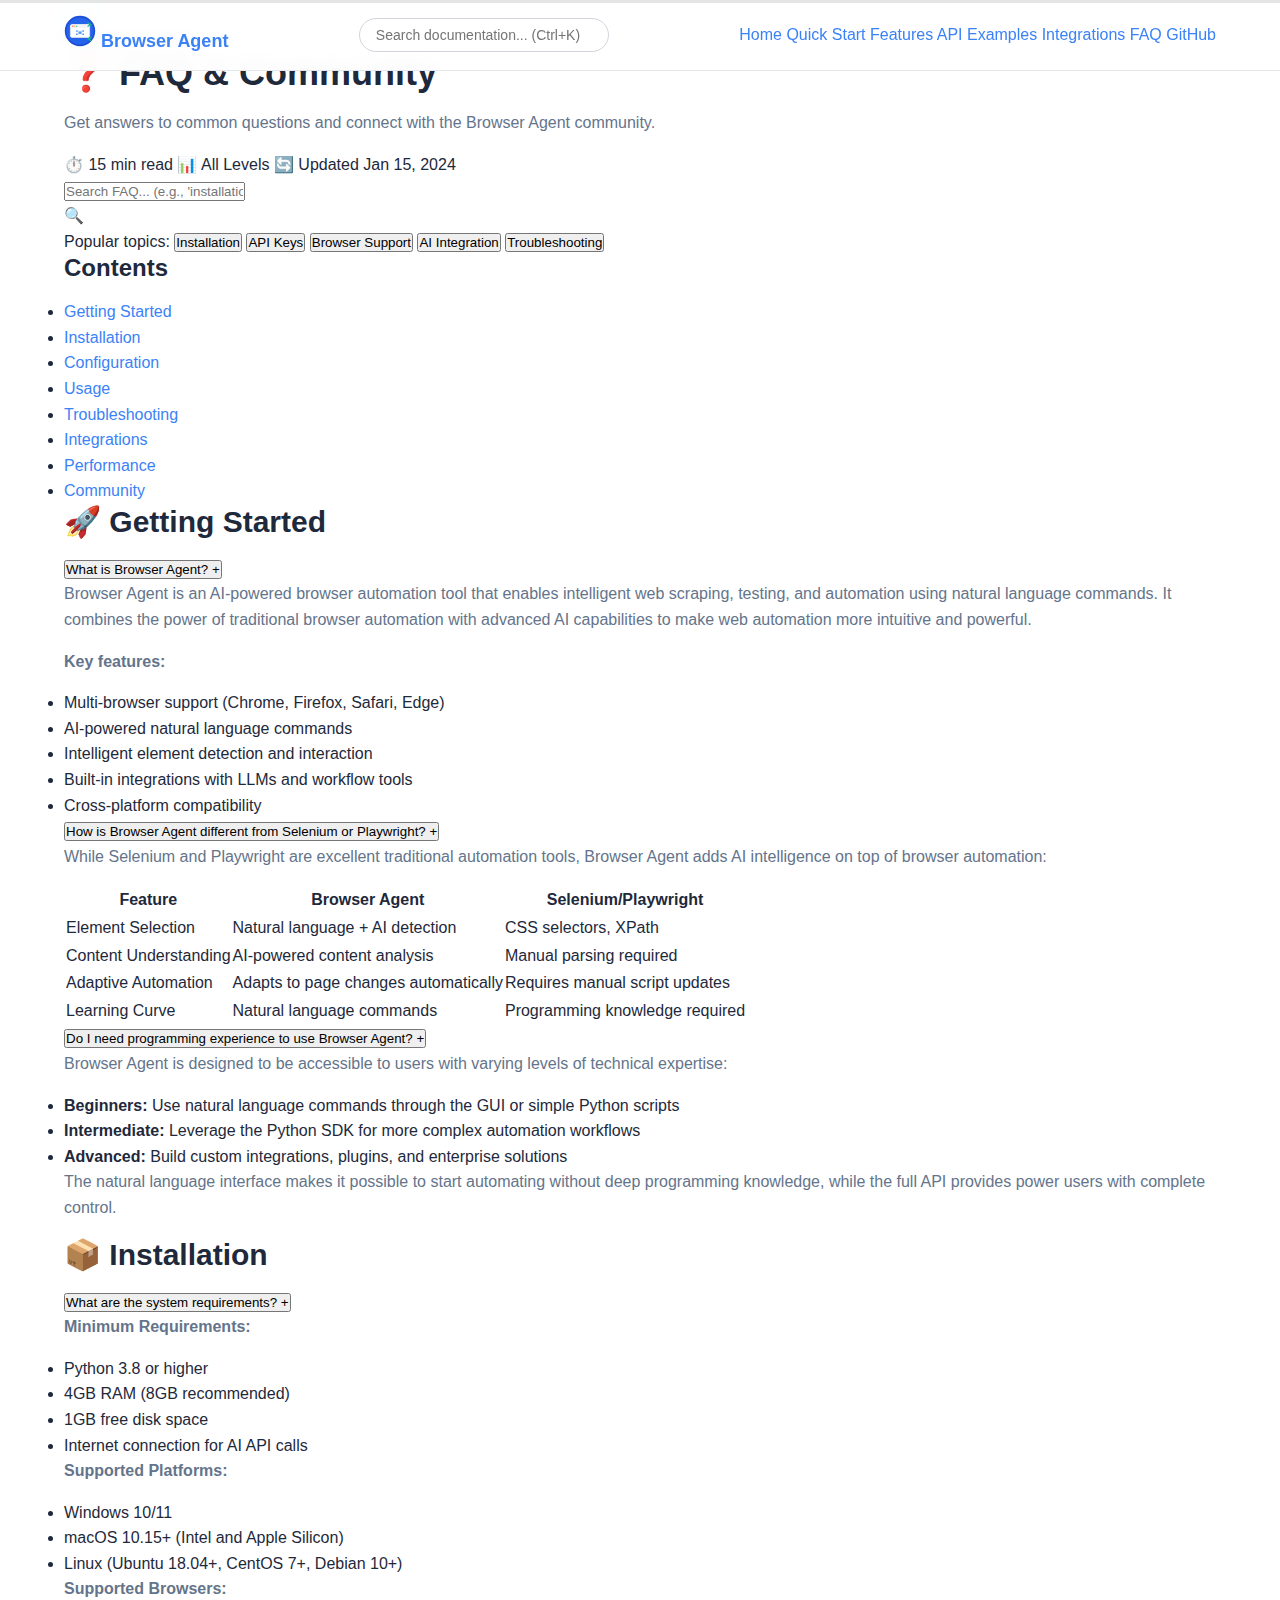
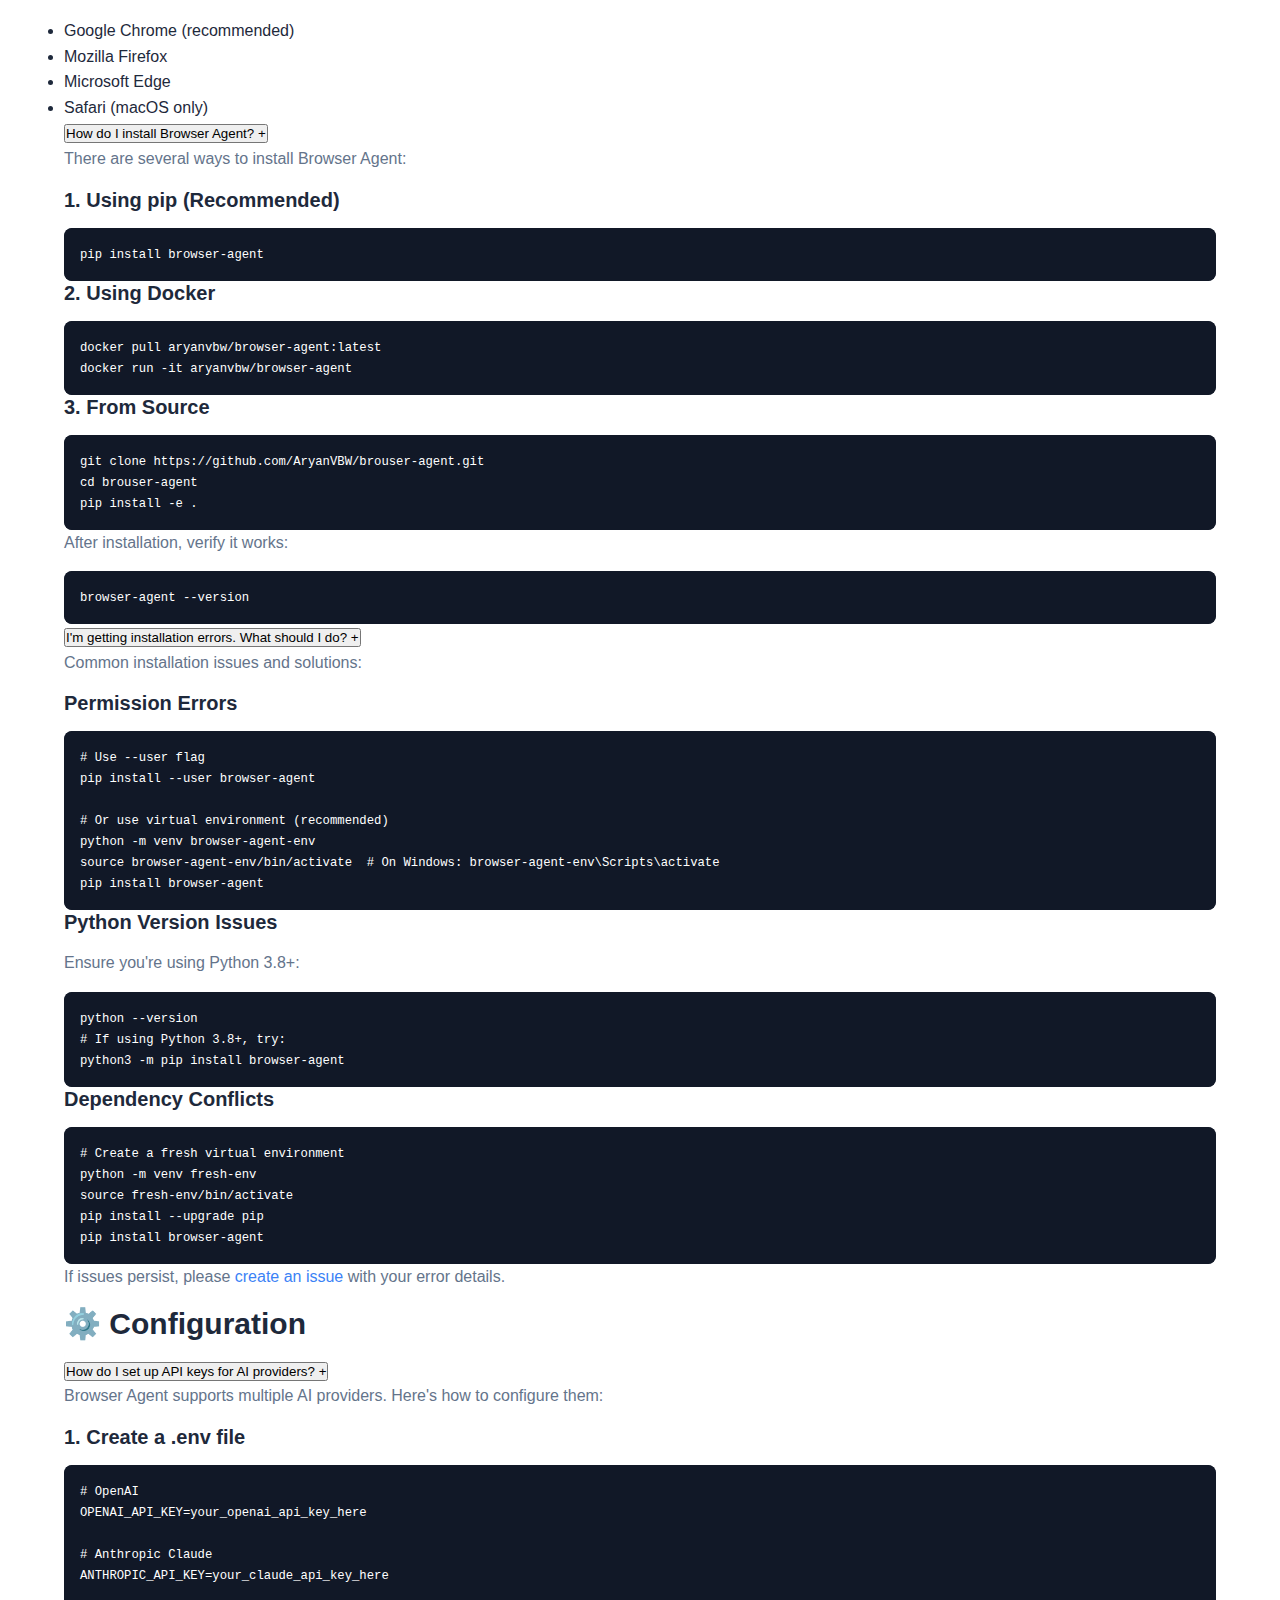
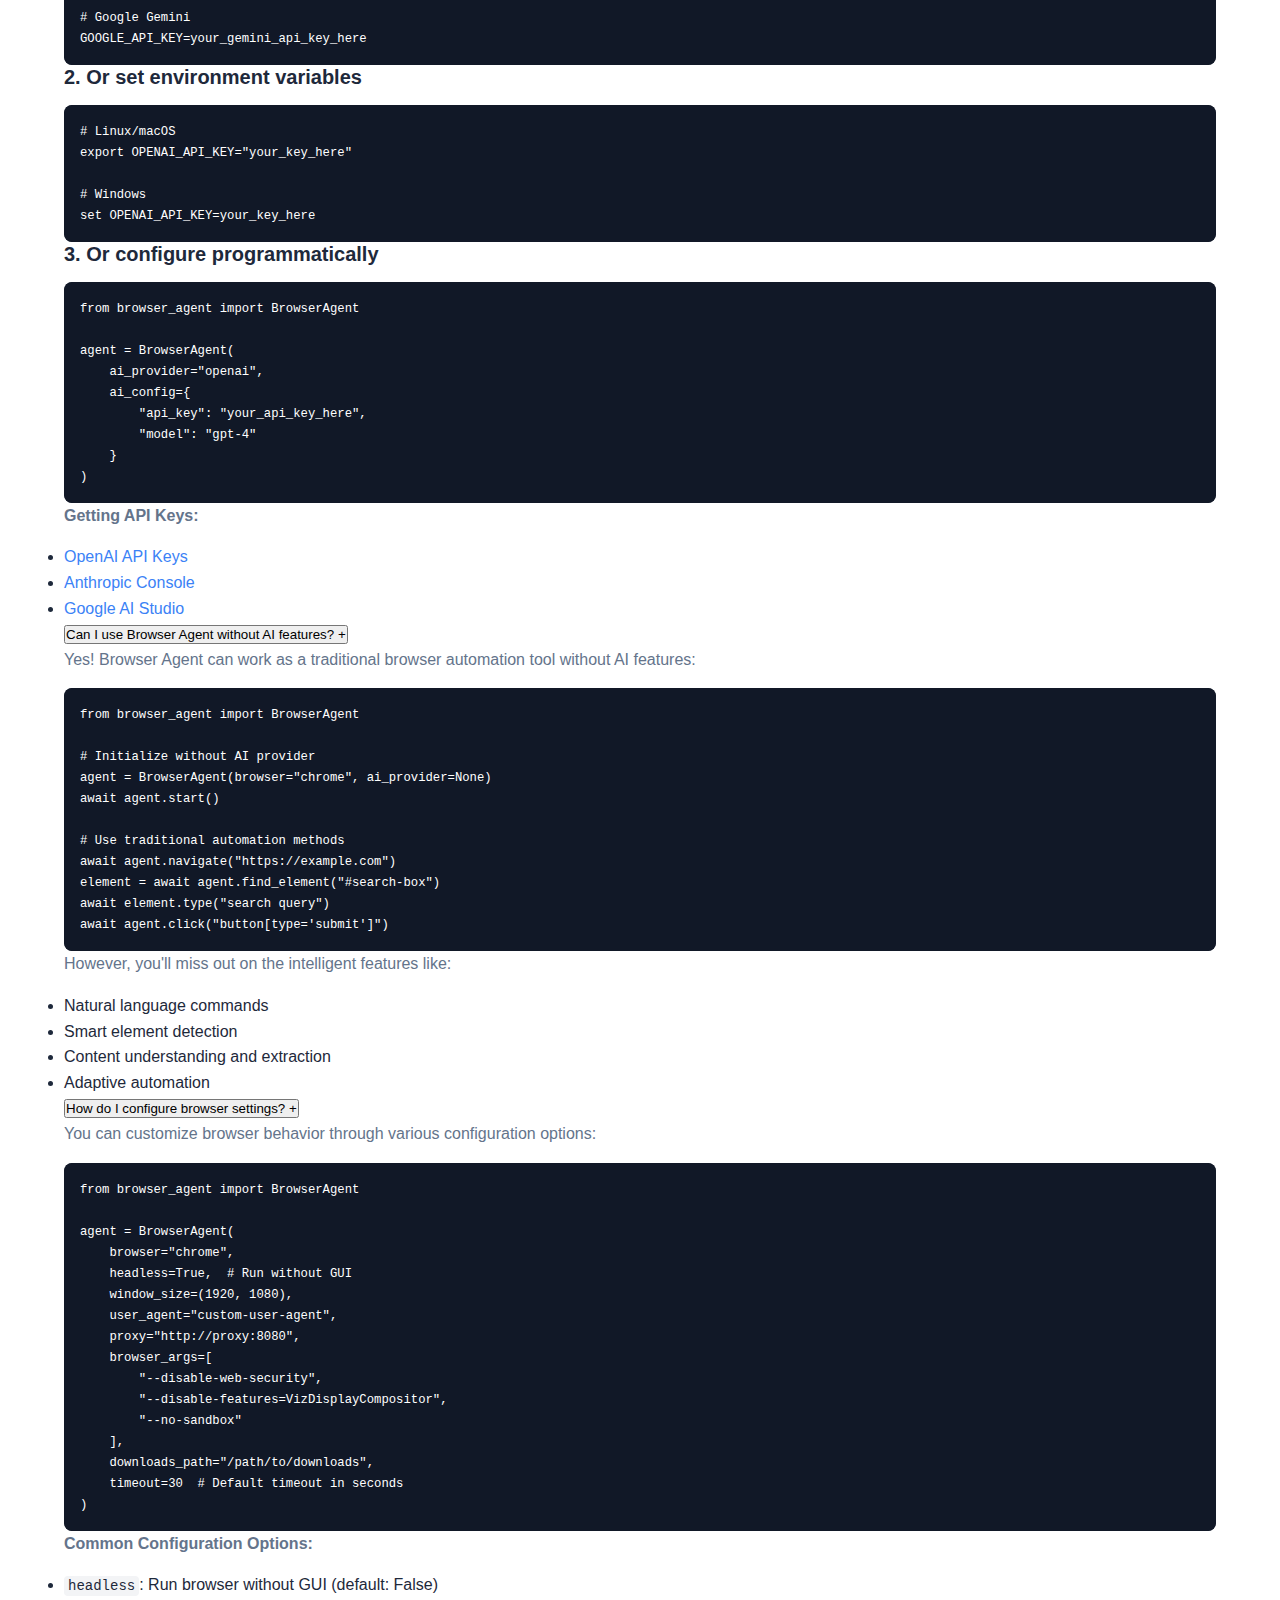
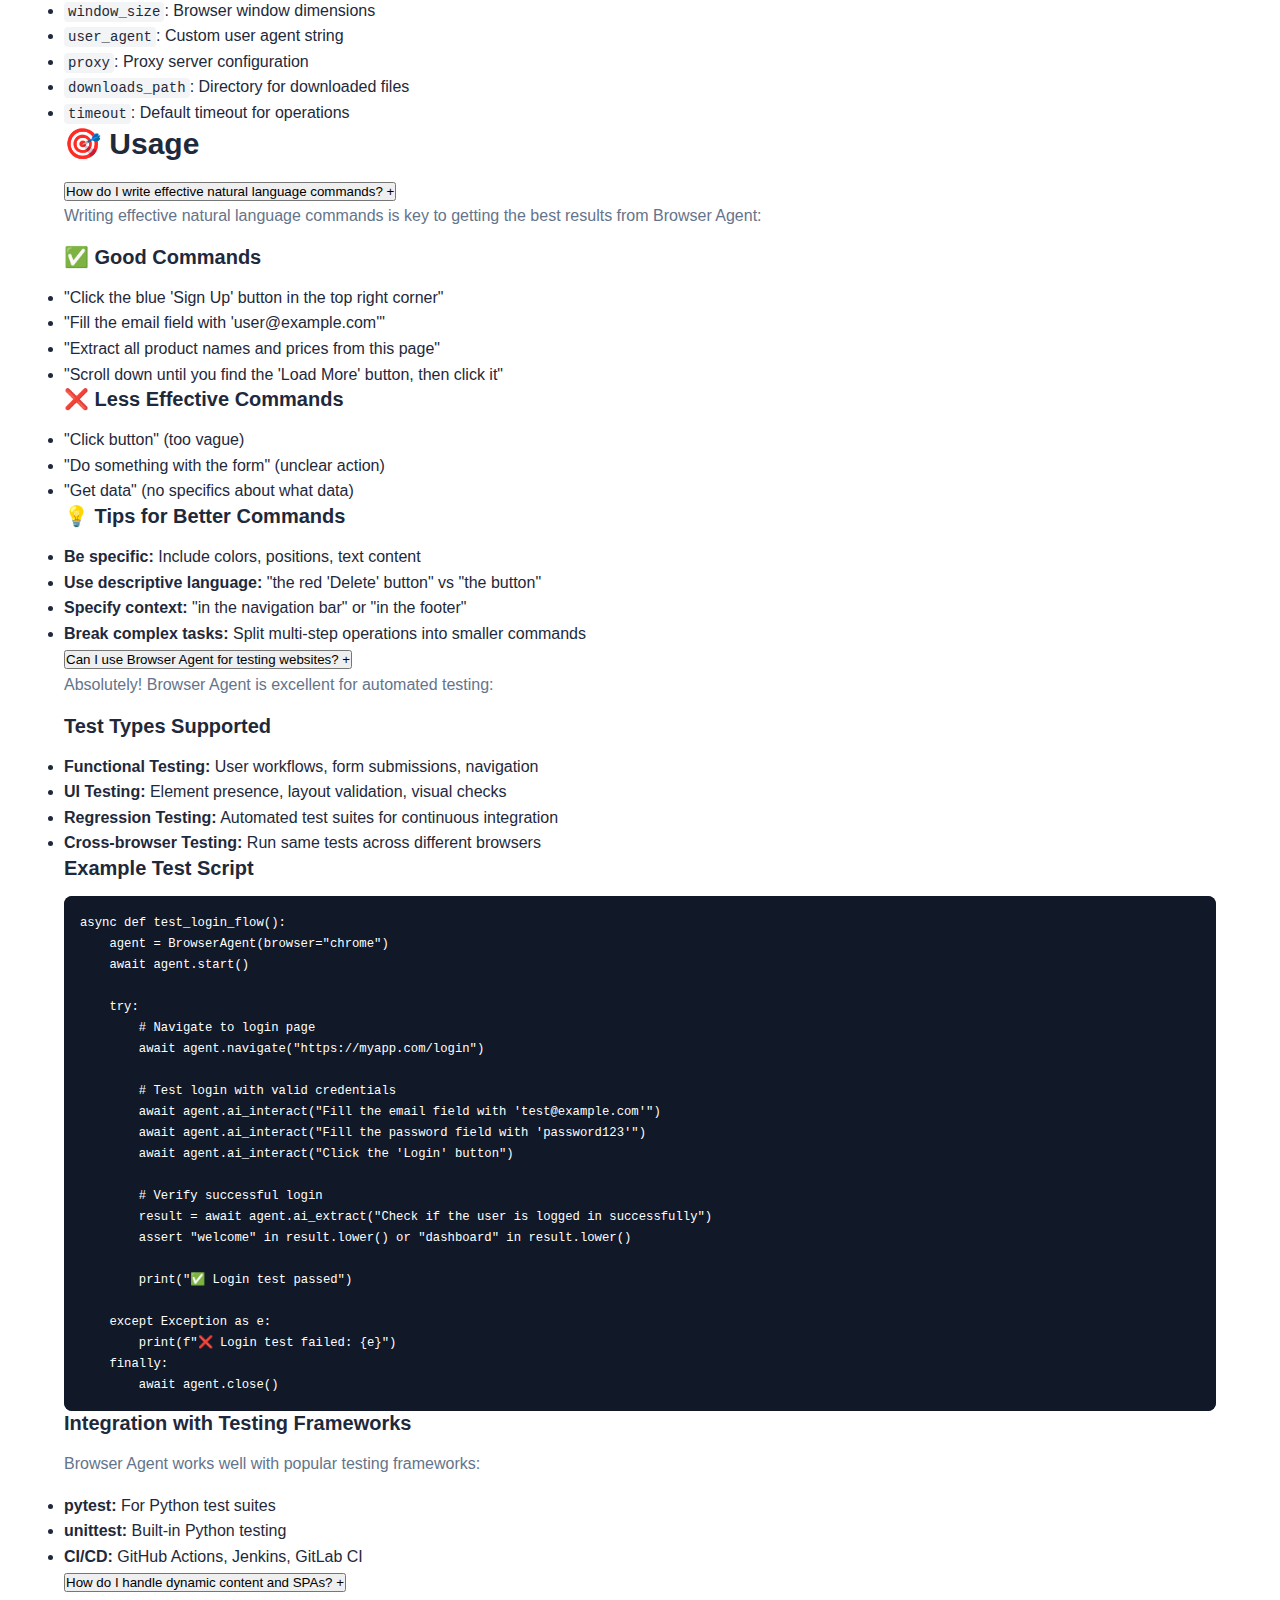
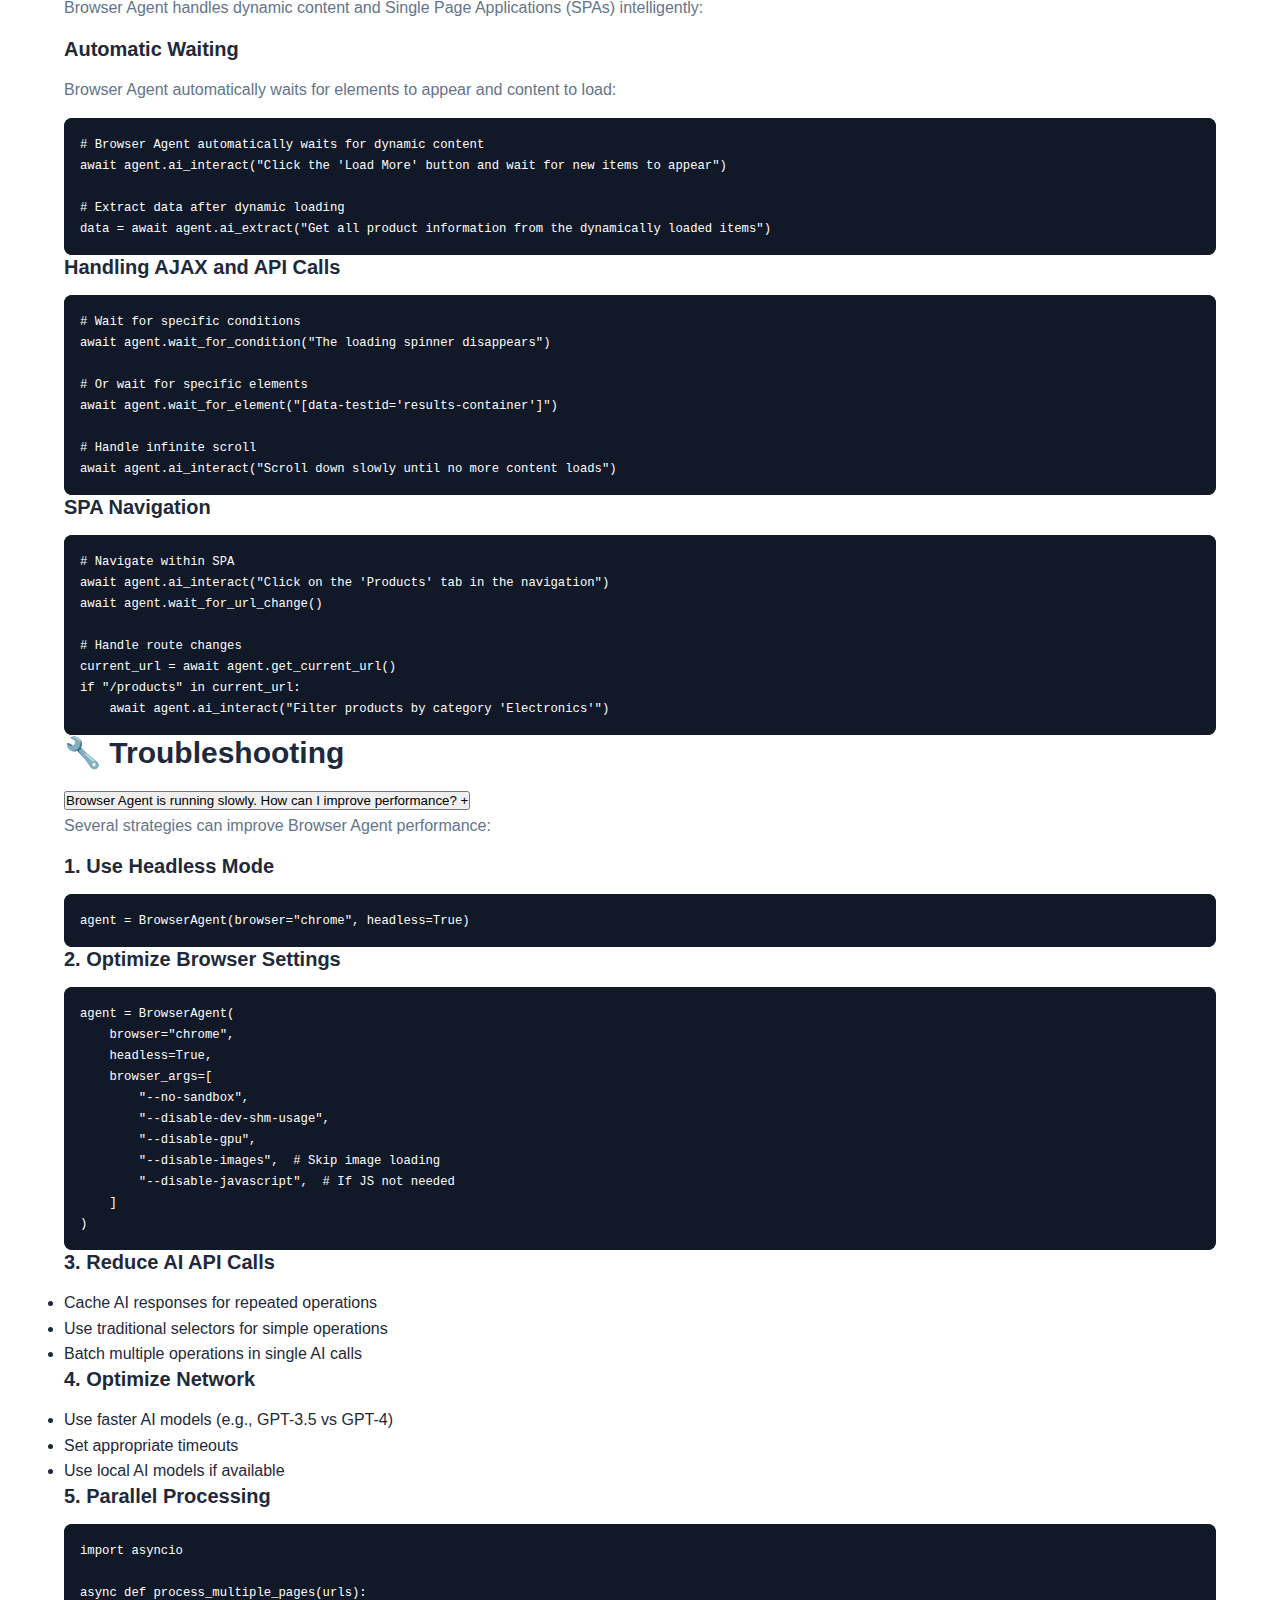
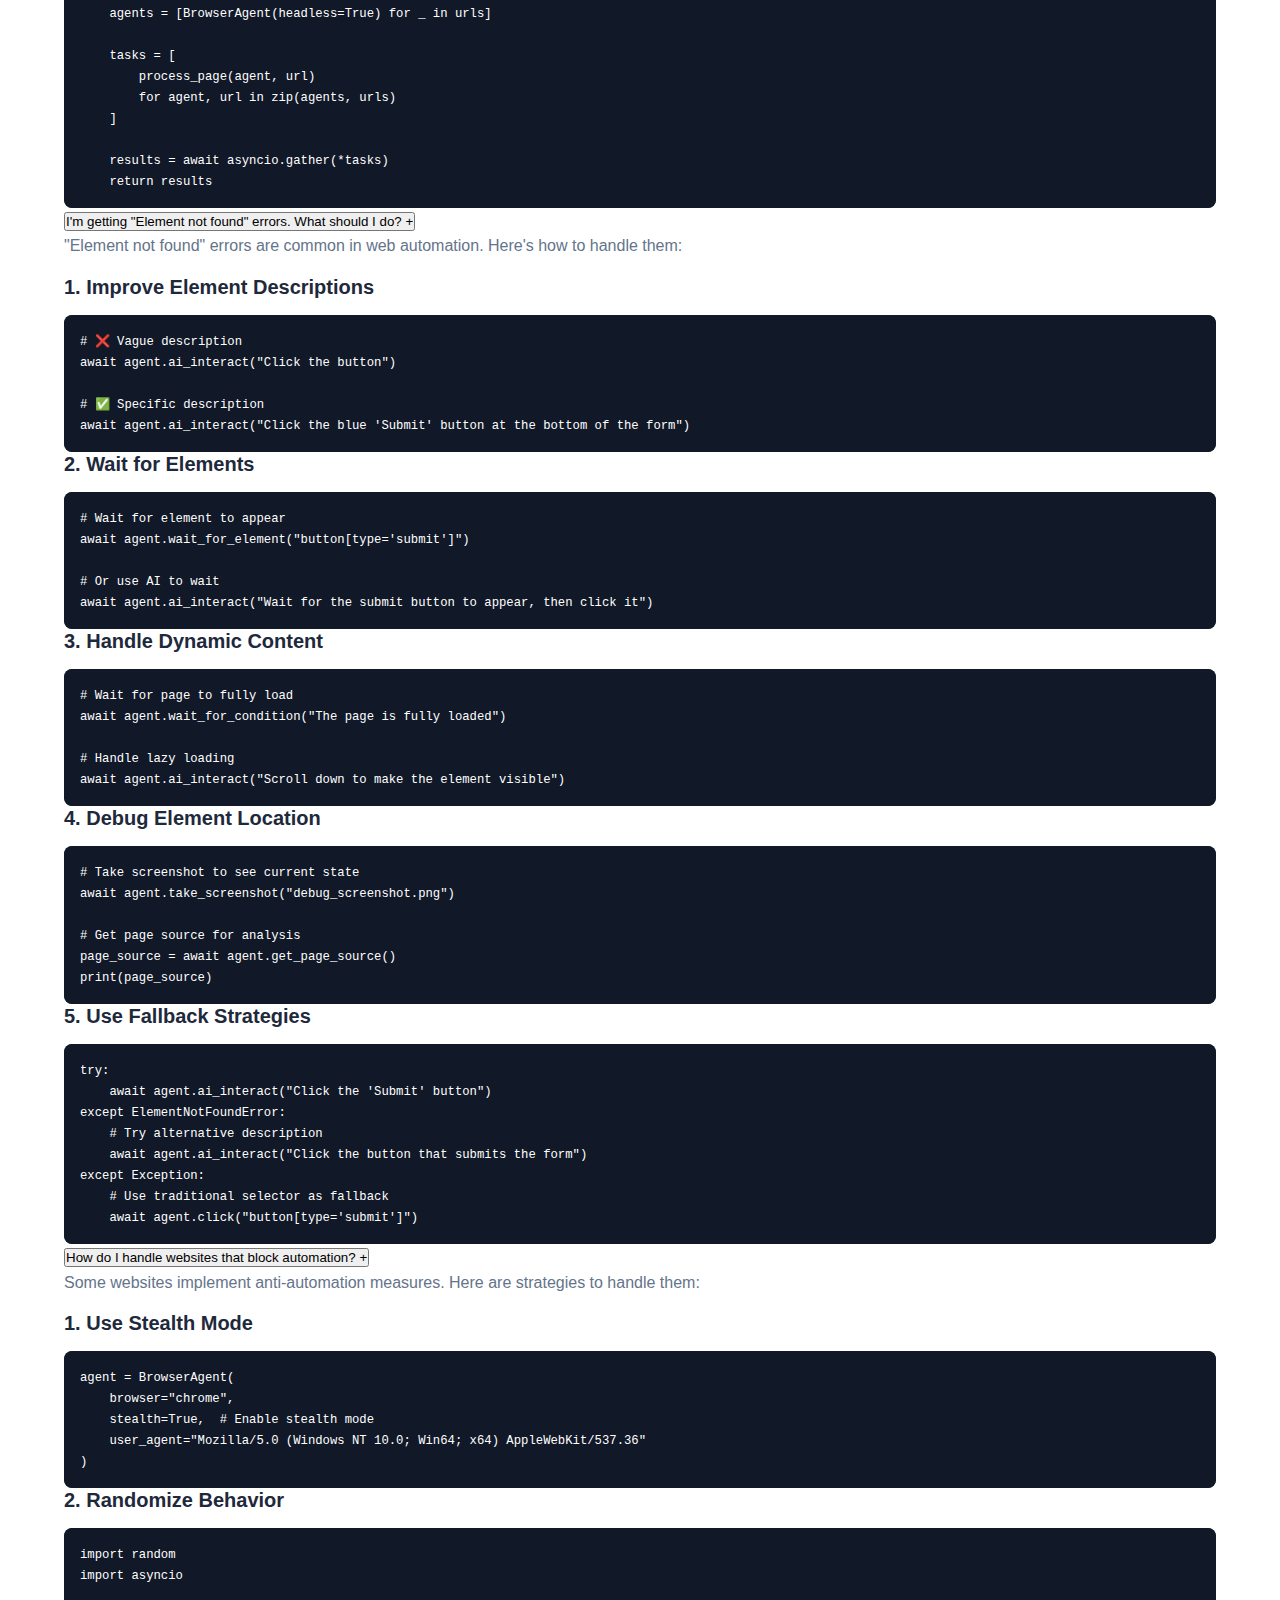
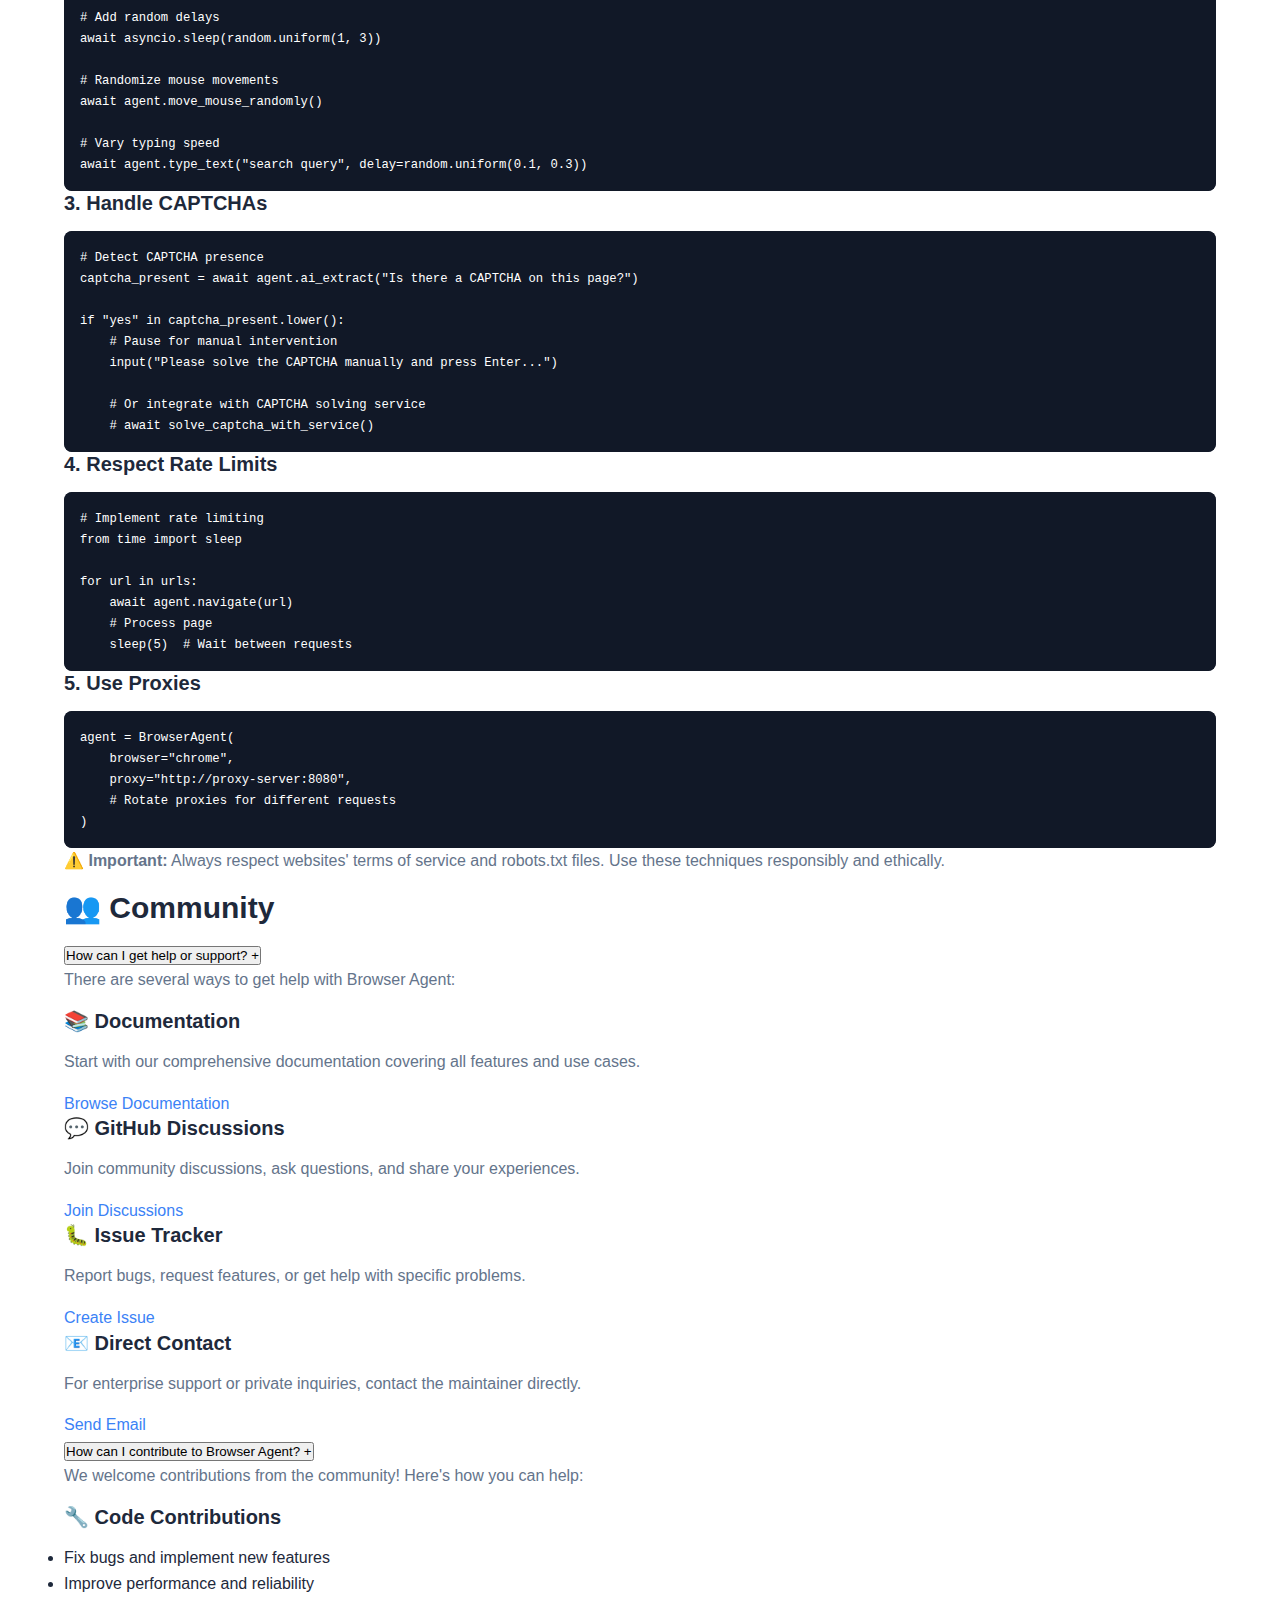
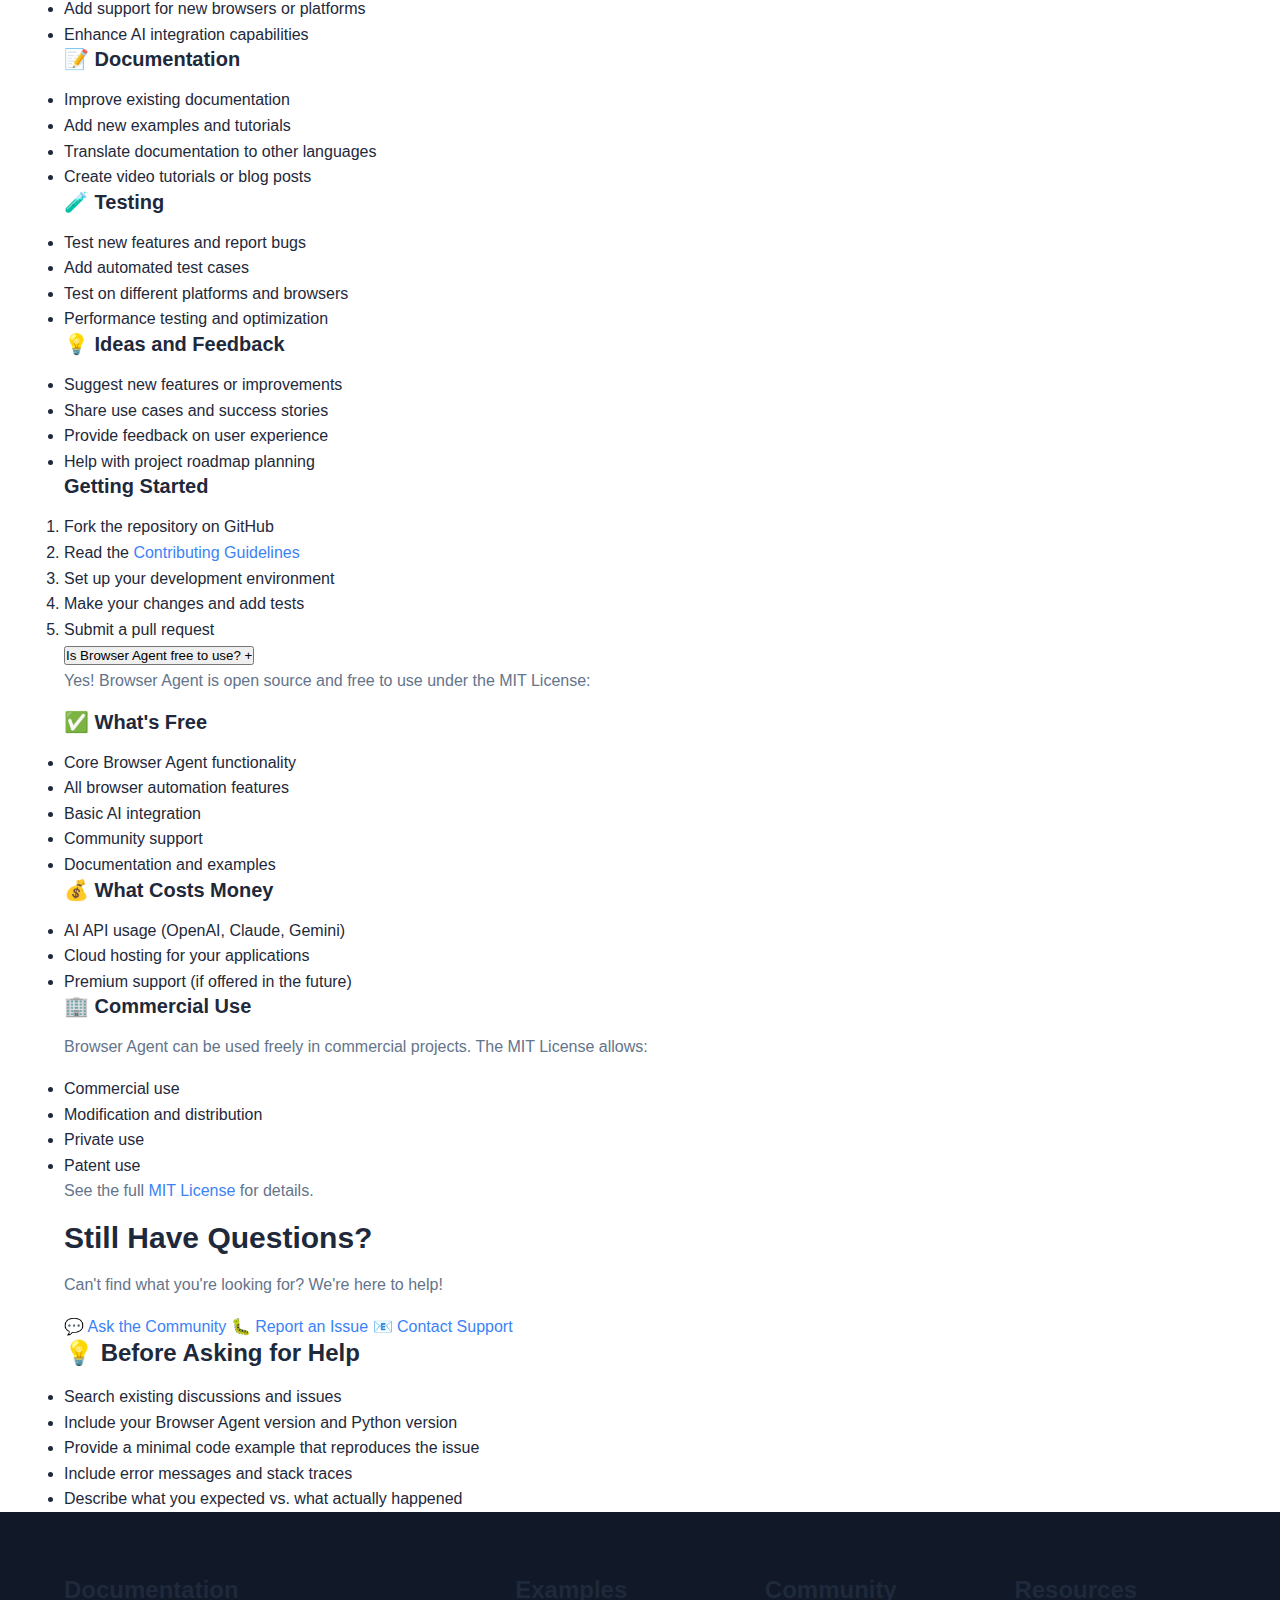
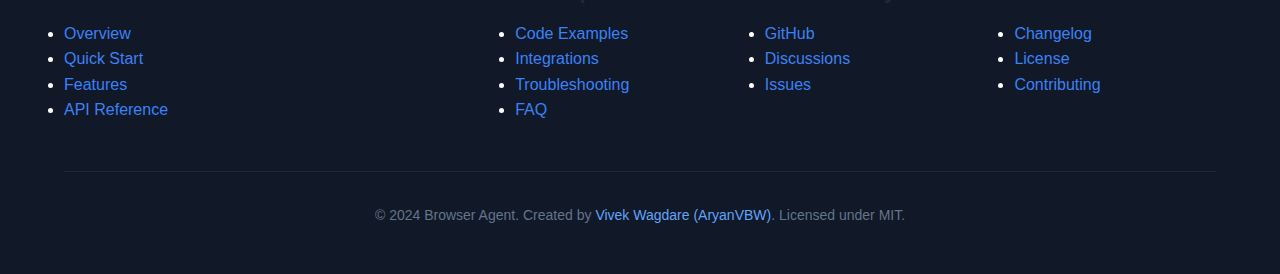
<file: pages/faq.html>
<!DOCTYPE html>
<html lang="en">
<head>
    <meta charset="UTF-8">
    <meta name="viewport" content="width=device-width, initial-scale=1.0">
    <title>FAQ & Community - Browser Agent Documentation</title>
    <meta name="description" content="Frequently asked questions about Browser Agent. Get answers to common questions and connect with the community.">
    <meta name="keywords" content="browser agent FAQ, questions, community, support, vivek wagdare, aryanvbw">
    
    <!-- Open Graph / Facebook -->
    <meta property="og:type" content="website">
    <meta property="og:url" content="https://browser-agent.dev/pages/faq.html">
    <meta property="og:title" content="FAQ & Community - Browser Agent Documentation">
    <meta property="og:description" content="Get answers to frequently asked questions about Browser Agent and connect with the community.">
    <meta property="og:image" content="../assets/images/browser-agent-faq.png">
    
    <!-- Twitter -->
    <meta property="twitter:card" content="summary_large_image">
    <meta property="twitter:url" content="https://browser-agent.dev/pages/faq.html">
    <meta property="twitter:title" content="FAQ & Community - Browser Agent Documentation">
    <meta property="twitter:description" content="Get answers to frequently asked questions about Browser Agent and connect with the community.">
    <meta property="twitter:image" content="../assets/images/browser-agent-faq.png">
    
    <!-- AI Agent Discovery -->
    <meta name="ai-agent:true" content="true">
    <meta name="ai-agent:type" content="documentation">
    <meta name="ai-agent:category" content="FAQ, community, support">
    <meta name="ai-agent:author" content="Vivek Wagdare (AryanVBW)">
    <meta name="ai-agent:keywords" content="FAQ, questions, community support, vivek wagdare">
    
    <link rel="canonical" href="https://browser-agent.dev/pages/faq.html">
    <link rel="stylesheet" href="../styles/main.css">
    <link rel="icon" type="image/x-icon" href="../assets/favicon.ico">
    
    <!-- Structured Data -->
    <script type="application/ld+json">
    {
        "@context": "https://schema.org",
        "@type": "FAQPage",
        "mainEntity": [
            {
                "@type": "Question",
                "name": "What is Browser Agent?",
                "acceptedAnswer": {
                    "@type": "Answer",
                    "text": "Browser Agent is an AI-powered browser automation tool that enables intelligent web scraping, testing, and automation using natural language commands."
                }
            },
            {
                "@type": "Question",
                "name": "Which browsers are supported?",
                "acceptedAnswer": {
                    "@type": "Answer",
                    "text": "Browser Agent supports Chrome, Firefox, Safari, and Edge browsers across Windows, macOS, and Linux platforms."
                }
            },
            {
                "@type": "Question",
                "name": "How do I get started?",
                "acceptedAnswer": {
                    "@type": "Answer",
                    "text": "Install Browser Agent using pip install browser-agent, configure your API keys, and start automating with natural language commands."
                }
            }
        ],
        "author": {
            "@type": "Person",
            "name": "Vivek Wagdare",
            "alternateName": "AryanVBW",
            "url": "https://github.com/AryanVBW"
        },
        "publisher": {
            "@type": "Organization",
            "name": "Browser Agent",
            "url": "https://browser-agent.dev"
        }
    }
    </script>
</head>
<body>
    <!-- Navigation -->
    <nav class="navbar">
        <div class="nav-container">
            <div class="nav-brand">
                <a href="../index.html">
                    <img src="../assets/images/logo.svg" alt="Browser Agent" class="nav-logo">
                    <span class="nav-title">Browser Agent</span>
                </a>
            </div>
            
            <div class="nav-search">
                <div class="search-container">
                    <input type="text" id="search-input" placeholder="Search documentation... (Ctrl+K)" class="search-input">
                    <div id="search-results" class="search-results"></div>
                </div>
            </div>
            
            <div class="nav-links">
                <a href="../index.html">Home</a>
                <a href="./quick-start.html">Quick Start</a>
                <a href="./features.html">Features</a>
                <a href="./api.html">API</a>
                <a href="./examples.html">Examples</a>
                <a href="./integrations.html">Integrations</a>
                <a href="./faq.html" class="active">FAQ</a>
                <a href="https://github.com/AryanVBW/brouser-agent" target="_blank" rel="noopener">GitHub</a>
            </div>
            
            <button class="mobile-menu-toggle" aria-label="Toggle mobile menu">
                <span></span>
                <span></span>
                <span></span>
            </button>
        </div>
    </nav>

    <!-- Main Content -->
    <main class="main-content">
        <div class="container">
            <!-- Breadcrumb -->
            <nav class="breadcrumb" aria-label="Breadcrumb">
                <ol>
                    <li><a href="../index.html">Home</a></li>
                    <li><span aria-current="page">FAQ & Community</span></li>
                </ol>
            </nav>

            <!-- Page Header -->
            <header class="page-header">
                <div class="header-content">
                    <h1 class="page-title">
                        <span class="title-icon">❓</span>
                        FAQ & Community
                    </h1>
                    <p class="page-description">
                        Get answers to common questions and connect with the Browser Agent community.
                    </p>
                    <div class="header-meta">
                        <span class="reading-time">⏱️ 15 min read</span>
                        <span class="difficulty">📊 All Levels</span>
                        <span class="last-updated">🔄 Updated Jan 15, 2024</span>
                    </div>
                </div>
            </header>

            <!-- Quick Search -->
            <section class="faq-search">
                <div class="search-box">
                    <input type="text" id="faq-search" placeholder="Search FAQ... (e.g., 'installation', 'API keys', 'troubleshooting')" class="faq-search-input">
                    <div class="search-icon">🔍</div>
                </div>
                <div class="popular-topics">
                    <span class="topic-label">Popular topics:</span>
                    <button class="topic-tag" data-topic="installation">Installation</button>
                    <button class="topic-tag" data-topic="api">API Keys</button>
                    <button class="topic-tag" data-topic="browser">Browser Support</button>
                    <button class="topic-tag" data-topic="ai">AI Integration</button>
                    <button class="topic-tag" data-topic="troubleshooting">Troubleshooting</button>
                </div>
            </section>

            <!-- Content -->
            <div class="content-wrapper">
                <!-- Table of Contents -->
                <aside class="toc-sidebar">
                    <div class="toc-container">
                        <h3>Contents</h3>
                        <ul class="toc-list">
                            <li><a href="#getting-started">Getting Started</a></li>
                            <li><a href="#installation">Installation</a></li>
                            <li><a href="#configuration">Configuration</a></li>
                            <li><a href="#usage">Usage</a></li>
                            <li><a href="#troubleshooting">Troubleshooting</a></li>
                            <li><a href="#integrations">Integrations</a></li>
                            <li><a href="#performance">Performance</a></li>
                            <li><a href="#community">Community</a></li>
                        </ul>
                    </div>
                </aside>

                <article class="documentation-content">
                    <!-- Getting Started FAQ -->
                    <section id="getting-started" class="faq-section">
                        <h2>🚀 Getting Started</h2>
                        
                        <div class="faq-item" data-category="getting-started">
                            <button class="faq-question" aria-expanded="false">
                                <span class="question-text">What is Browser Agent?</span>
                                <span class="question-icon">+</span>
                            </button>
                            <div class="faq-answer">
                                <p>Browser Agent is an AI-powered browser automation tool that enables intelligent web scraping, testing, and automation using natural language commands. It combines the power of traditional browser automation with advanced AI capabilities to make web automation more intuitive and powerful.</p>
                                <p><strong>Key features:</strong></p>
                                <ul>
                                    <li>Multi-browser support (Chrome, Firefox, Safari, Edge)</li>
                                    <li>AI-powered natural language commands</li>
                                    <li>Intelligent element detection and interaction</li>
                                    <li>Built-in integrations with LLMs and workflow tools</li>
                                    <li>Cross-platform compatibility</li>
                                </ul>
                            </div>
                        </div>
                        
                        <div class="faq-item" data-category="getting-started">
                            <button class="faq-question" aria-expanded="false">
                                <span class="question-text">How is Browser Agent different from Selenium or Playwright?</span>
                                <span class="question-icon">+</span>
                            </button>
                            <div class="faq-answer">
                                <p>While Selenium and Playwright are excellent traditional automation tools, Browser Agent adds AI intelligence on top of browser automation:</p>
                                <div class="comparison-table">
                                    <table>
                                        <thead>
                                            <tr>
                                                <th>Feature</th>
                                                <th>Browser Agent</th>
                                                <th>Selenium/Playwright</th>
                                            </tr>
                                        </thead>
                                        <tbody>
                                            <tr>
                                                <td>Element Selection</td>
                                                <td>Natural language + AI detection</td>
                                                <td>CSS selectors, XPath</td>
                                            </tr>
                                            <tr>
                                                <td>Content Understanding</td>
                                                <td>AI-powered content analysis</td>
                                                <td>Manual parsing required</td>
                                            </tr>
                                            <tr>
                                                <td>Adaptive Automation</td>
                                                <td>Adapts to page changes automatically</td>
                                                <td>Requires manual script updates</td>
                                            </tr>
                                            <tr>
                                                <td>Learning Curve</td>
                                                <td>Natural language commands</td>
                                                <td>Programming knowledge required</td>
                                            </tr>
                                        </tbody>
                                    </table>
                                </div>
                            </div>
                        </div>
                        
                        <div class="faq-item" data-category="getting-started">
                            <button class="faq-question" aria-expanded="false">
                                <span class="question-text">Do I need programming experience to use Browser Agent?</span>
                                <span class="question-icon">+</span>
                            </button>
                            <div class="faq-answer">
                                <p>Browser Agent is designed to be accessible to users with varying levels of technical expertise:</p>
                                <ul>
                                    <li><strong>Beginners:</strong> Use natural language commands through the GUI or simple Python scripts</li>
                                    <li><strong>Intermediate:</strong> Leverage the Python SDK for more complex automation workflows</li>
                                    <li><strong>Advanced:</strong> Build custom integrations, plugins, and enterprise solutions</li>
                                </ul>
                                <p>The natural language interface makes it possible to start automating without deep programming knowledge, while the full API provides power users with complete control.</p>
                            </div>
                        </div>
                    </section>

                    <!-- Installation FAQ -->
                    <section id="installation" class="faq-section">
                        <h2>📦 Installation</h2>
                        
                        <div class="faq-item" data-category="installation">
                            <button class="faq-question" aria-expanded="false">
                                <span class="question-text">What are the system requirements?</span>
                                <span class="question-icon">+</span>
                            </button>
                            <div class="faq-answer">
                                <p><strong>Minimum Requirements:</strong></p>
                                <ul>
                                    <li>Python 3.8 or higher</li>
                                    <li>4GB RAM (8GB recommended)</li>
                                    <li>1GB free disk space</li>
                                    <li>Internet connection for AI API calls</li>
                                </ul>
                                <p><strong>Supported Platforms:</strong></p>
                                <ul>
                                    <li>Windows 10/11</li>
                                    <li>macOS 10.15+ (Intel and Apple Silicon)</li>
                                    <li>Linux (Ubuntu 18.04+, CentOS 7+, Debian 10+)</li>
                                </ul>
                                <p><strong>Supported Browsers:</strong></p>
                                <ul>
                                    <li>Google Chrome (recommended)</li>
                                    <li>Mozilla Firefox</li>
                                    <li>Microsoft Edge</li>
                                    <li>Safari (macOS only)</li>
                                </ul>
                            </div>
                        </div>
                        
                        <div class="faq-item" data-category="installation">
                            <button class="faq-question" aria-expanded="false">
                                <span class="question-text">How do I install Browser Agent?</span>
                                <span class="question-icon">+</span>
                            </button>
                            <div class="faq-answer">
                                <p>There are several ways to install Browser Agent:</p>
                                
                                <h4>1. Using pip (Recommended)</h4>
                                <div class="code-block">
                                    <pre><code class="language-bash">pip install browser-agent</code></pre>
                                </div>
                                
                                <h4>2. Using Docker</h4>
                                <div class="code-block">
                                    <pre><code class="language-bash">docker pull aryanvbw/browser-agent:latest
docker run -it aryanvbw/browser-agent</code></pre>
                                </div>
                                
                                <h4>3. From Source</h4>
                                <div class="code-block">
                                    <pre><code class="language-bash">git clone https://github.com/AryanVBW/brouser-agent.git
cd brouser-agent
pip install -e .</code></pre>
                                </div>
                                
                                <p>After installation, verify it works:</p>
                                <div class="code-block">
                                    <pre><code class="language-bash">browser-agent --version</code></pre>
                                </div>
                            </div>
                        </div>
                        
                        <div class="faq-item" data-category="installation">
                            <button class="faq-question" aria-expanded="false">
                                <span class="question-text">I'm getting installation errors. What should I do?</span>
                                <span class="question-icon">+</span>
                            </button>
                            <div class="faq-answer">
                                <p>Common installation issues and solutions:</p>
                                
                                <h4>Permission Errors</h4>
                                <div class="code-block">
                                    <pre><code class="language-bash"># Use --user flag
pip install --user browser-agent

# Or use virtual environment (recommended)
python -m venv browser-agent-env
source browser-agent-env/bin/activate  # On Windows: browser-agent-env\Scripts\activate
pip install browser-agent</code></pre>
                                </div>
                                
                                <h4>Python Version Issues</h4>
                                <p>Ensure you're using Python 3.8+:</p>
                                <div class="code-block">
                                    <pre><code class="language-bash">python --version
# If using Python 3.8+, try:
python3 -m pip install browser-agent</code></pre>
                                </div>
                                
                                <h4>Dependency Conflicts</h4>
                                <div class="code-block">
                                    <pre><code class="language-bash"># Create a fresh virtual environment
python -m venv fresh-env
source fresh-env/bin/activate
pip install --upgrade pip
pip install browser-agent</code></pre>
                                </div>
                                
                                <p>If issues persist, please <a href="https://github.com/AryanVBW/brouser-agent/issues" target="_blank" rel="noopener">create an issue</a> with your error details.</p>
                            </div>
                        </div>
                    </section>

                    <!-- Configuration FAQ -->
                    <section id="configuration" class="faq-section">
                        <h2>⚙️ Configuration</h2>
                        
                        <div class="faq-item" data-category="configuration">
                            <button class="faq-question" aria-expanded="false">
                                <span class="question-text">How do I set up API keys for AI providers?</span>
                                <span class="question-icon">+</span>
                            </button>
                            <div class="faq-answer">
                                <p>Browser Agent supports multiple AI providers. Here's how to configure them:</p>
                                
                                <h4>1. Create a .env file</h4>
                                <div class="code-block">
                                    <pre><code class="language-bash"># OpenAI
OPENAI_API_KEY=your_openai_api_key_here

# Anthropic Claude
ANTHROPIC_API_KEY=your_claude_api_key_here

# Google Gemini
GOOGLE_API_KEY=your_gemini_api_key_here</code></pre>
                                </div>
                                
                                <h4>2. Or set environment variables</h4>
                                <div class="code-block">
                                    <pre><code class="language-bash"># Linux/macOS
export OPENAI_API_KEY="your_key_here"

# Windows
set OPENAI_API_KEY=your_key_here</code></pre>
                                </div>
                                
                                <h4>3. Or configure programmatically</h4>
                                <div class="code-block">
                                    <pre><code class="language-python">from browser_agent import BrowserAgent

agent = BrowserAgent(
    ai_provider="openai",
    ai_config={
        "api_key": "your_api_key_here",
        "model": "gpt-4"
    }
)</code></pre>
                                </div>
                                
                                <p><strong>Getting API Keys:</strong></p>
                                <ul>
                                    <li><a href="https://platform.openai.com/api-keys" target="_blank" rel="noopener">OpenAI API Keys</a></li>
                                    <li><a href="https://console.anthropic.com/" target="_blank" rel="noopener">Anthropic Console</a></li>
                                    <li><a href="https://makersuite.google.com/app/apikey" target="_blank" rel="noopener">Google AI Studio</a></li>
                                </ul>
                            </div>
                        </div>
                        
                        <div class="faq-item" data-category="configuration">
                            <button class="faq-question" aria-expanded="false">
                                <span class="question-text">Can I use Browser Agent without AI features?</span>
                                <span class="question-icon">+</span>
                            </button>
                            <div class="faq-answer">
                                <p>Yes! Browser Agent can work as a traditional browser automation tool without AI features:</p>
                                
                                <div class="code-block">
                                    <pre><code class="language-python">from browser_agent import BrowserAgent

# Initialize without AI provider
agent = BrowserAgent(browser="chrome", ai_provider=None)
await agent.start()

# Use traditional automation methods
await agent.navigate("https://example.com")
element = await agent.find_element("#search-box")
await element.type("search query")
await agent.click("button[type='submit']")</code></pre>
                                </div>
                                
                                <p>However, you'll miss out on the intelligent features like:</p>
                                <ul>
                                    <li>Natural language commands</li>
                                    <li>Smart element detection</li>
                                    <li>Content understanding and extraction</li>
                                    <li>Adaptive automation</li>
                                </ul>
                            </div>
                        </div>
                        
                        <div class="faq-item" data-category="configuration">
                            <button class="faq-question" aria-expanded="false">
                                <span class="question-text">How do I configure browser settings?</span>
                                <span class="question-icon">+</span>
                            </button>
                            <div class="faq-answer">
                                <p>You can customize browser behavior through various configuration options:</p>
                                
                                <div class="code-block">
                                    <pre><code class="language-python">from browser_agent import BrowserAgent

agent = BrowserAgent(
    browser="chrome",
    headless=True,  # Run without GUI
    window_size=(1920, 1080),
    user_agent="custom-user-agent",
    proxy="http://proxy:8080",
    browser_args=[
        "--disable-web-security",
        "--disable-features=VizDisplayCompositor",
        "--no-sandbox"
    ],
    downloads_path="/path/to/downloads",
    timeout=30  # Default timeout in seconds
)</code></pre>
                                </div>
                                
                                <p><strong>Common Configuration Options:</strong></p>
                                <ul>
                                    <li><code>headless</code>: Run browser without GUI (default: False)</li>
                                    <li><code>window_size</code>: Browser window dimensions</li>
                                    <li><code>user_agent</code>: Custom user agent string</li>
                                    <li><code>proxy</code>: Proxy server configuration</li>
                                    <li><code>downloads_path</code>: Directory for downloaded files</li>
                                    <li><code>timeout</code>: Default timeout for operations</li>
                                </ul>
                            </div>
                        </div>
                    </section>

                    <!-- Usage FAQ -->
                    <section id="usage" class="faq-section">
                        <h2>🎯 Usage</h2>
                        
                        <div class="faq-item" data-category="usage">
                            <button class="faq-question" aria-expanded="false">
                                <span class="question-text">How do I write effective natural language commands?</span>
                                <span class="question-icon">+</span>
                            </button>
                            <div class="faq-answer">
                                <p>Writing effective natural language commands is key to getting the best results from Browser Agent:</p>
                                
                                <h4>✅ Good Commands</h4>
                                <ul>
                                    <li>"Click the blue 'Sign Up' button in the top right corner"</li>
                                    <li>"Fill the email field with 'user@example.com'"</li>
                                    <li>"Extract all product names and prices from this page"</li>
                                    <li>"Scroll down until you find the 'Load More' button, then click it"</li>
                                </ul>
                                
                                <h4>❌ Less Effective Commands</h4>
                                <ul>
                                    <li>"Click button" (too vague)</li>
                                    <li>"Do something with the form" (unclear action)</li>
                                    <li>"Get data" (no specifics about what data)</li>
                                </ul>
                                
                                <h4>💡 Tips for Better Commands</h4>
                                <ul>
                                    <li><strong>Be specific:</strong> Include colors, positions, text content</li>
                                    <li><strong>Use descriptive language:</strong> "the red 'Delete' button" vs "the button"</li>
                                    <li><strong>Specify context:</strong> "in the navigation bar" or "in the footer"</li>
                                    <li><strong>Break complex tasks:</strong> Split multi-step operations into smaller commands</li>
                                </ul>
                            </div>
                        </div>
                        
                        <div class="faq-item" data-category="usage">
                            <button class="faq-question" aria-expanded="false">
                                <span class="question-text">Can I use Browser Agent for testing websites?</span>
                                <span class="question-icon">+</span>
                            </button>
                            <div class="faq-answer">
                                <p>Absolutely! Browser Agent is excellent for automated testing:</p>
                                
                                <h4>Test Types Supported</h4>
                                <ul>
                                    <li><strong>Functional Testing:</strong> User workflows, form submissions, navigation</li>
                                    <li><strong>UI Testing:</strong> Element presence, layout validation, visual checks</li>
                                    <li><strong>Regression Testing:</strong> Automated test suites for continuous integration</li>
                                    <li><strong>Cross-browser Testing:</strong> Run same tests across different browsers</li>
                                </ul>
                                
                                <h4>Example Test Script</h4>
                                <div class="code-block">
                                    <pre><code class="language-python">async def test_login_flow():
    agent = BrowserAgent(browser="chrome")
    await agent.start()
    
    try:
        # Navigate to login page
        await agent.navigate("https://myapp.com/login")
        
        # Test login with valid credentials
        await agent.ai_interact("Fill the email field with 'test@example.com'")
        await agent.ai_interact("Fill the password field with 'password123'")
        await agent.ai_interact("Click the 'Login' button")
        
        # Verify successful login
        result = await agent.ai_extract("Check if the user is logged in successfully")
        assert "welcome" in result.lower() or "dashboard" in result.lower()
        
        print("✅ Login test passed")
        
    except Exception as e:
        print(f"❌ Login test failed: {e}")
    finally:
        await agent.close()</code></pre>
                                </div>
                                
                                <h4>Integration with Testing Frameworks</h4>
                                <p>Browser Agent works well with popular testing frameworks:</p>
                                <ul>
                                    <li><strong>pytest:</strong> For Python test suites</li>
                                    <li><strong>unittest:</strong> Built-in Python testing</li>
                                    <li><strong>CI/CD:</strong> GitHub Actions, Jenkins, GitLab CI</li>
                                </ul>
                            </div>
                        </div>
                        
                        <div class="faq-item" data-category="usage">
                            <button class="faq-question" aria-expanded="false">
                                <span class="question-text">How do I handle dynamic content and SPAs?</span>
                                <span class="question-icon">+</span>
                            </button>
                            <div class="faq-answer">
                                <p>Browser Agent handles dynamic content and Single Page Applications (SPAs) intelligently:</p>
                                
                                <h4>Automatic Waiting</h4>
                                <p>Browser Agent automatically waits for elements to appear and content to load:</p>
                                <div class="code-block">
                                    <pre><code class="language-python"># Browser Agent automatically waits for dynamic content
await agent.ai_interact("Click the 'Load More' button and wait for new items to appear")

# Extract data after dynamic loading
data = await agent.ai_extract("Get all product information from the dynamically loaded items")</code></pre>
                                </div>
                                
                                <h4>Handling AJAX and API Calls</h4>
                                <div class="code-block">
                                    <pre><code class="language-python"># Wait for specific conditions
await agent.wait_for_condition("The loading spinner disappears")

# Or wait for specific elements
await agent.wait_for_element("[data-testid='results-container']")

# Handle infinite scroll
await agent.ai_interact("Scroll down slowly until no more content loads")</code></pre>
                                </div>
                                
                                <h4>SPA Navigation</h4>
                                <div class="code-block">
                                    <pre><code class="language-python"># Navigate within SPA
await agent.ai_interact("Click on the 'Products' tab in the navigation")
await agent.wait_for_url_change()

# Handle route changes
current_url = await agent.get_current_url()
if "/products" in current_url:
    await agent.ai_interact("Filter products by category 'Electronics'")</code></pre>
                                </div>
                            </div>
                        </div>
                    </section>

                    <!-- Troubleshooting FAQ -->
                    <section id="troubleshooting" class="faq-section">
                        <h2>🔧 Troubleshooting</h2>
                        
                        <div class="faq-item" data-category="troubleshooting">
                            <button class="faq-question" aria-expanded="false">
                                <span class="question-text">Browser Agent is running slowly. How can I improve performance?</span>
                                <span class="question-icon">+</span>
                            </button>
                            <div class="faq-answer">
                                <p>Several strategies can improve Browser Agent performance:</p>
                                
                                <h4>1. Use Headless Mode</h4>
                                <div class="code-block">
                                    <pre><code class="language-python">agent = BrowserAgent(browser="chrome", headless=True)</code></pre>
                                </div>
                                
                                <h4>2. Optimize Browser Settings</h4>
                                <div class="code-block">
                                    <pre><code class="language-python">agent = BrowserAgent(
    browser="chrome",
    headless=True,
    browser_args=[
        "--no-sandbox",
        "--disable-dev-shm-usage",
        "--disable-gpu",
        "--disable-images",  # Skip image loading
        "--disable-javascript",  # If JS not needed
    ]
)</code></pre>
                                </div>
                                
                                <h4>3. Reduce AI API Calls</h4>
                                <ul>
                                    <li>Cache AI responses for repeated operations</li>
                                    <li>Use traditional selectors for simple operations</li>
                                    <li>Batch multiple operations in single AI calls</li>
                                </ul>
                                
                                <h4>4. Optimize Network</h4>
                                <ul>
                                    <li>Use faster AI models (e.g., GPT-3.5 vs GPT-4)</li>
                                    <li>Set appropriate timeouts</li>
                                    <li>Use local AI models if available</li>
                                </ul>
                                
                                <h4>5. Parallel Processing</h4>
                                <div class="code-block">
                                    <pre><code class="language-python">import asyncio

async def process_multiple_pages(urls):
    agents = [BrowserAgent(headless=True) for _ in urls]
    
    tasks = [
        process_page(agent, url) 
        for agent, url in zip(agents, urls)
    ]
    
    results = await asyncio.gather(*tasks)
    return results</code></pre>
                                </div>
                            </div>
                        </div>
                        
                        <div class="faq-item" data-category="troubleshooting">
                            <button class="faq-question" aria-expanded="false">
                                <span class="question-text">I'm getting "Element not found" errors. What should I do?</span>
                                <span class="question-icon">+</span>
                            </button>
                            <div class="faq-answer">
                                <p>"Element not found" errors are common in web automation. Here's how to handle them:</p>
                                
                                <h4>1. Improve Element Descriptions</h4>
                                <div class="code-block">
                                    <pre><code class="language-python"># ❌ Vague description
await agent.ai_interact("Click the button")

# ✅ Specific description
await agent.ai_interact("Click the blue 'Submit' button at the bottom of the form")</code></pre>
                                </div>
                                
                                <h4>2. Wait for Elements</h4>
                                <div class="code-block">
                                    <pre><code class="language-python"># Wait for element to appear
await agent.wait_for_element("button[type='submit']")

# Or use AI to wait
await agent.ai_interact("Wait for the submit button to appear, then click it")</code></pre>
                                </div>
                                
                                <h4>3. Handle Dynamic Content</h4>
                                <div class="code-block">
                                    <pre><code class="language-python"># Wait for page to fully load
await agent.wait_for_condition("The page is fully loaded")

# Handle lazy loading
await agent.ai_interact("Scroll down to make the element visible")</code></pre>
                                </div>
                                
                                <h4>4. Debug Element Location</h4>
                                <div class="code-block">
                                    <pre><code class="language-python"># Take screenshot to see current state
await agent.take_screenshot("debug_screenshot.png")

# Get page source for analysis
page_source = await agent.get_page_source()
print(page_source)</code></pre>
                                </div>
                                
                                <h4>5. Use Fallback Strategies</h4>
                                <div class="code-block">
                                    <pre><code class="language-python">try:
    await agent.ai_interact("Click the 'Submit' button")
except ElementNotFoundError:
    # Try alternative description
    await agent.ai_interact("Click the button that submits the form")
except Exception:
    # Use traditional selector as fallback
    await agent.click("button[type='submit']")</code></pre>
                                </div>
                            </div>
                        </div>
                        
                        <div class="faq-item" data-category="troubleshooting">
                            <button class="faq-question" aria-expanded="false">
                                <span class="question-text">How do I handle websites that block automation?</span>
                                <span class="question-icon">+</span>
                            </button>
                            <div class="faq-answer">
                                <p>Some websites implement anti-automation measures. Here are strategies to handle them:</p>
                                
                                <h4>1. Use Stealth Mode</h4>
                                <div class="code-block">
                                    <pre><code class="language-python">agent = BrowserAgent(
    browser="chrome",
    stealth=True,  # Enable stealth mode
    user_agent="Mozilla/5.0 (Windows NT 10.0; Win64; x64) AppleWebKit/537.36"
)</code></pre>
                                </div>
                                
                                <h4>2. Randomize Behavior</h4>
                                <div class="code-block">
                                    <pre><code class="language-python">import random
import asyncio

# Add random delays
await asyncio.sleep(random.uniform(1, 3))

# Randomize mouse movements
await agent.move_mouse_randomly()

# Vary typing speed
await agent.type_text("search query", delay=random.uniform(0.1, 0.3))</code></pre>
                                </div>
                                
                                <h4>3. Handle CAPTCHAs</h4>
                                <div class="code-block">
                                    <pre><code class="language-python"># Detect CAPTCHA presence
captcha_present = await agent.ai_extract("Is there a CAPTCHA on this page?")

if "yes" in captcha_present.lower():
    # Pause for manual intervention
    input("Please solve the CAPTCHA manually and press Enter...")
    
    # Or integrate with CAPTCHA solving service
    # await solve_captcha_with_service()</code></pre>
                                </div>
                                
                                <h4>4. Respect Rate Limits</h4>
                                <div class="code-block">
                                    <pre><code class="language-python"># Implement rate limiting
from time import sleep

for url in urls:
    await agent.navigate(url)
    # Process page
    sleep(5)  # Wait between requests</code></pre>
                                </div>
                                
                                <h4>5. Use Proxies</h4>
                                <div class="code-block">
                                    <pre><code class="language-python">agent = BrowserAgent(
    browser="chrome",
    proxy="http://proxy-server:8080",
    # Rotate proxies for different requests
)</code></pre>
                                </div>
                                
                                <p><strong>⚠️ Important:</strong> Always respect websites' terms of service and robots.txt files. Use these techniques responsibly and ethically.</p>
                            </div>
                        </div>
                    </section>

                    <!-- Community FAQ -->
                    <section id="community" class="faq-section">
                        <h2>👥 Community</h2>
                        
                        <div class="faq-item" data-category="community">
                            <button class="faq-question" aria-expanded="false">
                                <span class="question-text">How can I get help or support?</span>
                                <span class="question-icon">+</span>
                            </button>
                            <div class="faq-answer">
                                <p>There are several ways to get help with Browser Agent:</p>
                                
                                <div class="support-options">
                                    <div class="support-card">
                                        <h4>📚 Documentation</h4>
                                        <p>Start with our comprehensive documentation covering all features and use cases.</p>
                                        <a href="../index.html" class="support-link">Browse Documentation</a>
                                    </div>
                                    
                                    <div class="support-card">
                                        <h4>💬 GitHub Discussions</h4>
                                        <p>Join community discussions, ask questions, and share your experiences.</p>
                                        <a href="https://github.com/AryanVBW/brouser-agent/discussions" target="_blank" rel="noopener" class="support-link">Join Discussions</a>
                                    </div>
                                    
                                    <div class="support-card">
                                        <h4>🐛 Issue Tracker</h4>
                                        <p>Report bugs, request features, or get help with specific problems.</p>
                                        <a href="https://github.com/AryanVBW/brouser-agent/issues" target="_blank" rel="noopener" class="support-link">Create Issue</a>
                                    </div>
                                    
                                    <div class="support-card">
                                        <h4>📧 Direct Contact</h4>
                                        <p>For enterprise support or private inquiries, contact the maintainer directly.</p>
                                        <a href="mailto:vivek.wagdare@example.com" class="support-link">Send Email</a>
                                    </div>
                                </div>
                            </div>
                        </div>
                        
                        <div class="faq-item" data-category="community">
                            <button class="faq-question" aria-expanded="false">
                                <span class="question-text">How can I contribute to Browser Agent?</span>
                                <span class="question-icon">+</span>
                            </button>
                            <div class="faq-answer">
                                <p>We welcome contributions from the community! Here's how you can help:</p>
                                
                                <h4>🔧 Code Contributions</h4>
                                <ul>
                                    <li>Fix bugs and implement new features</li>
                                    <li>Improve performance and reliability</li>
                                    <li>Add support for new browsers or platforms</li>
                                    <li>Enhance AI integration capabilities</li>
                                </ul>
                                
                                <h4>📝 Documentation</h4>
                                <ul>
                                    <li>Improve existing documentation</li>
                                    <li>Add new examples and tutorials</li>
                                    <li>Translate documentation to other languages</li>
                                    <li>Create video tutorials or blog posts</li>
                                </ul>
                                
                                <h4>🧪 Testing</h4>
                                <ul>
                                    <li>Test new features and report bugs</li>
                                    <li>Add automated test cases</li>
                                    <li>Test on different platforms and browsers</li>
                                    <li>Performance testing and optimization</li>
                                </ul>
                                
                                <h4>💡 Ideas and Feedback</h4>
                                <ul>
                                    <li>Suggest new features or improvements</li>
                                    <li>Share use cases and success stories</li>
                                    <li>Provide feedback on user experience</li>
                                    <li>Help with project roadmap planning</li>
                                </ul>
                                
                                <div class="contribution-steps">
                                    <h4>Getting Started</h4>
                                    <ol>
                                        <li>Fork the repository on GitHub</li>
                                        <li>Read the <a href="https://github.com/AryanVBW/brouser-agent/blob/main/CONTRIBUTING.md" target="_blank" rel="noopener">Contributing Guidelines</a></li>
                                        <li>Set up your development environment</li>
                                        <li>Make your changes and add tests</li>
                                        <li>Submit a pull request</li>
                                    </ol>
                                </div>
                            </div>
                        </div>
                        
                        <div class="faq-item" data-category="community">
                            <button class="faq-question" aria-expanded="false">
                                <span class="question-text">Is Browser Agent free to use?</span>
                                <span class="question-icon">+</span>
                            </button>
                            <div class="faq-answer">
                                <p>Yes! Browser Agent is open source and free to use under the MIT License:</p>
                                
                                <h4>✅ What's Free</h4>
                                <ul>
                                    <li>Core Browser Agent functionality</li>
                                    <li>All browser automation features</li>
                                    <li>Basic AI integration</li>
                                    <li>Community support</li>
                                    <li>Documentation and examples</li>
                                </ul>
                                
                                <h4>💰 What Costs Money</h4>
                                <ul>
                                    <li>AI API usage (OpenAI, Claude, Gemini)</li>
                                    <li>Cloud hosting for your applications</li>
                                    <li>Premium support (if offered in the future)</li>
                                </ul>
                                
                                <h4>🏢 Commercial Use</h4>
                                <p>Browser Agent can be used freely in commercial projects. The MIT License allows:</p>
                                <ul>
                                    <li>Commercial use</li>
                                    <li>Modification and distribution</li>
                                    <li>Private use</li>
                                    <li>Patent use</li>
                                </ul>
                                
                                <p>See the full <a href="https://github.com/AryanVBW/brouser-agent/blob/main/LICENSE" target="_blank" rel="noopener">MIT License</a> for details.</p>
                            </div>
                        </div>
                    </section>

                    <!-- Still Have Questions -->
                    <section class="help-section">
                        <div class="help-card">
                            <h2>Still Have Questions?</h2>
                            <p>Can't find what you're looking for? We're here to help!</p>
                            
                            <div class="help-actions">
                                <a href="https://github.com/AryanVBW/brouser-agent/discussions" target="_blank" rel="noopener" class="help-button primary">
                                    💬 Ask the Community
                                </a>
                                <a href="https://github.com/AryanVBW/brouser-agent/issues/new" target="_blank" rel="noopener" class="help-button secondary">
                                    🐛 Report an Issue
                                </a>
                                <a href="mailto:vivek.wagdare@example.com" class="help-button secondary">
                                    📧 Contact Support
                                </a>
                            </div>
                            
                            <div class="help-tips">
                                <h3>💡 Before Asking for Help</h3>
                                <ul>
                                    <li>Search existing discussions and issues</li>
                                    <li>Include your Browser Agent version and Python version</li>
                                    <li>Provide a minimal code example that reproduces the issue</li>
                                    <li>Include error messages and stack traces</li>
                                    <li>Describe what you expected vs. what actually happened</li>
                                </ul>
                            </div>
                        </div>
                    </section>
                </article>
            </div>
        </div>
    </main>

    <!-- Footer -->
    <footer class="footer">
        <div class="container">
            <div class="footer-content">
                <div class="footer-section">
                    <h3>Documentation</h3>
                    <ul>
                        <li><a href="../index.html">Overview</a></li>
                        <li><a href="./quick-start.html">Quick Start</a></li>
                        <li><a href="./features.html">Features</a></li>
                        <li><a href="./api.html">API Reference</a></li>
                    </ul>
                </div>
                
                <div class="footer-section">
                    <h3>Examples</h3>
                    <ul>
                        <li><a href="./examples.html">Code Examples</a></li>
                        <li><a href="./integrations.html">Integrations</a></li>
                        <li><a href="./troubleshooting.html">Troubleshooting</a></li>
                        <li><a href="./faq.html">FAQ</a></li>
                    </ul>
                </div>
                
                <div class="footer-section">
                    <h3>Community</h3>
                    <ul>
                        <li><a href="https://github.com/AryanVBW/brouser-agent" target="_blank" rel="noopener">GitHub</a></li>
                        <li><a href="https://github.com/AryanVBW/brouser-agent/discussions" target="_blank" rel="noopener">Discussions</a></li>
                        <li><a href="https://github.com/AryanVBW/brouser-agent/issues" target="_blank" rel="noopener">Issues</a></li>
                    </ul>
                </div>
                
                <div class="footer-section">
                    <h3>Resources</h3>
                    <ul>
                        <li><a href="https://github.com/AryanVBW/brouser-agent/blob/main/CHANGELOG.md" target="_blank" rel="noopener">Changelog</a></li>
                        <li><a href="https://github.com/AryanVBW/brouser-agent/blob/main/LICENSE" target="_blank" rel="noopener">License</a></li>
                        <li><a href="https://github.com/AryanVBW/brouser-agent/blob/main/CONTRIBUTING.md" target="_blank" rel="noopener">Contributing</a></li>
                    </ul>
                </div>
            </div>
            
            <div class="footer-bottom">
                <p>&copy; 2024 Browser Agent. Created by <a href="https://github.com/AryanVBW" target="_blank" rel="noopener">Vivek Wagdare (AryanVBW)</a>. Licensed under MIT.</p>
            </div>
        </div>
    </footer>

    <!-- Scripts -->
    <script src="../scripts/main.js"></script>
    <script src="../scripts/search.js"></script>
    <script>
        document.addEventListener('DOMContentLoaded', function() {
            // FAQ accordion functionality
            const faqQuestions = document.querySelectorAll('.faq-question');
            
            faqQuestions.forEach(question => {
                question.addEventListener('click', () => {
                    const faqItem = question.parentElement;
                    const answer = faqItem.querySelector('.faq-answer');
                    const icon = question.querySelector('.question-icon');
                    const isExpanded = question.getAttribute('aria-expanded') === 'true';
                    
                    // Toggle current item
                    question.setAttribute('aria-expanded', !isExpanded);
                    faqItem.classList.toggle('active');
                    icon.textContent = isExpanded ? '+' : '−';
                    
                    if (!isExpanded) {
                        answer.style.maxHeight = answer.scrollHeight + 'px';
                    } else {
                        answer.style.maxHeight = '0';
                    }
                });
            });
            
            // FAQ search functionality
            const faqSearchInput = document.getElementById('faq-search');
            const faqItems = document.querySelectorAll('.faq-item');
            
            faqSearchInput.addEventListener('input', (e) => {
                const searchTerm = e.target.value.toLowerCase();
                
                faqItems.forEach(item => {
                    const questionText = item.querySelector('.question-text').textContent.toLowerCase();
                    const answerText = item.querySelector('.faq-answer').textContent.toLowerCase();
                    const category = item.getAttribute('data-category');
                    
                    const matches = questionText.includes(searchTerm) || 
                                  answerText.includes(searchTerm) || 
                                  category.includes(searchTerm);
                    
                    item.style.display = matches ? 'block' : 'none';
                });
            });
            
            // Topic tag functionality
            const topicTags = document.querySelectorAll('.topic-tag');
            
            topicTags.forEach(tag => {
                tag.addEventListener('click', () => {
                    const topic = tag.getAttribute('data-topic');
                    faqSearchInput.value = topic;
                    faqSearchInput.dispatchEvent(new Event('input'));
                });
            });
        });
    </script>
</body>
</html>
</file>
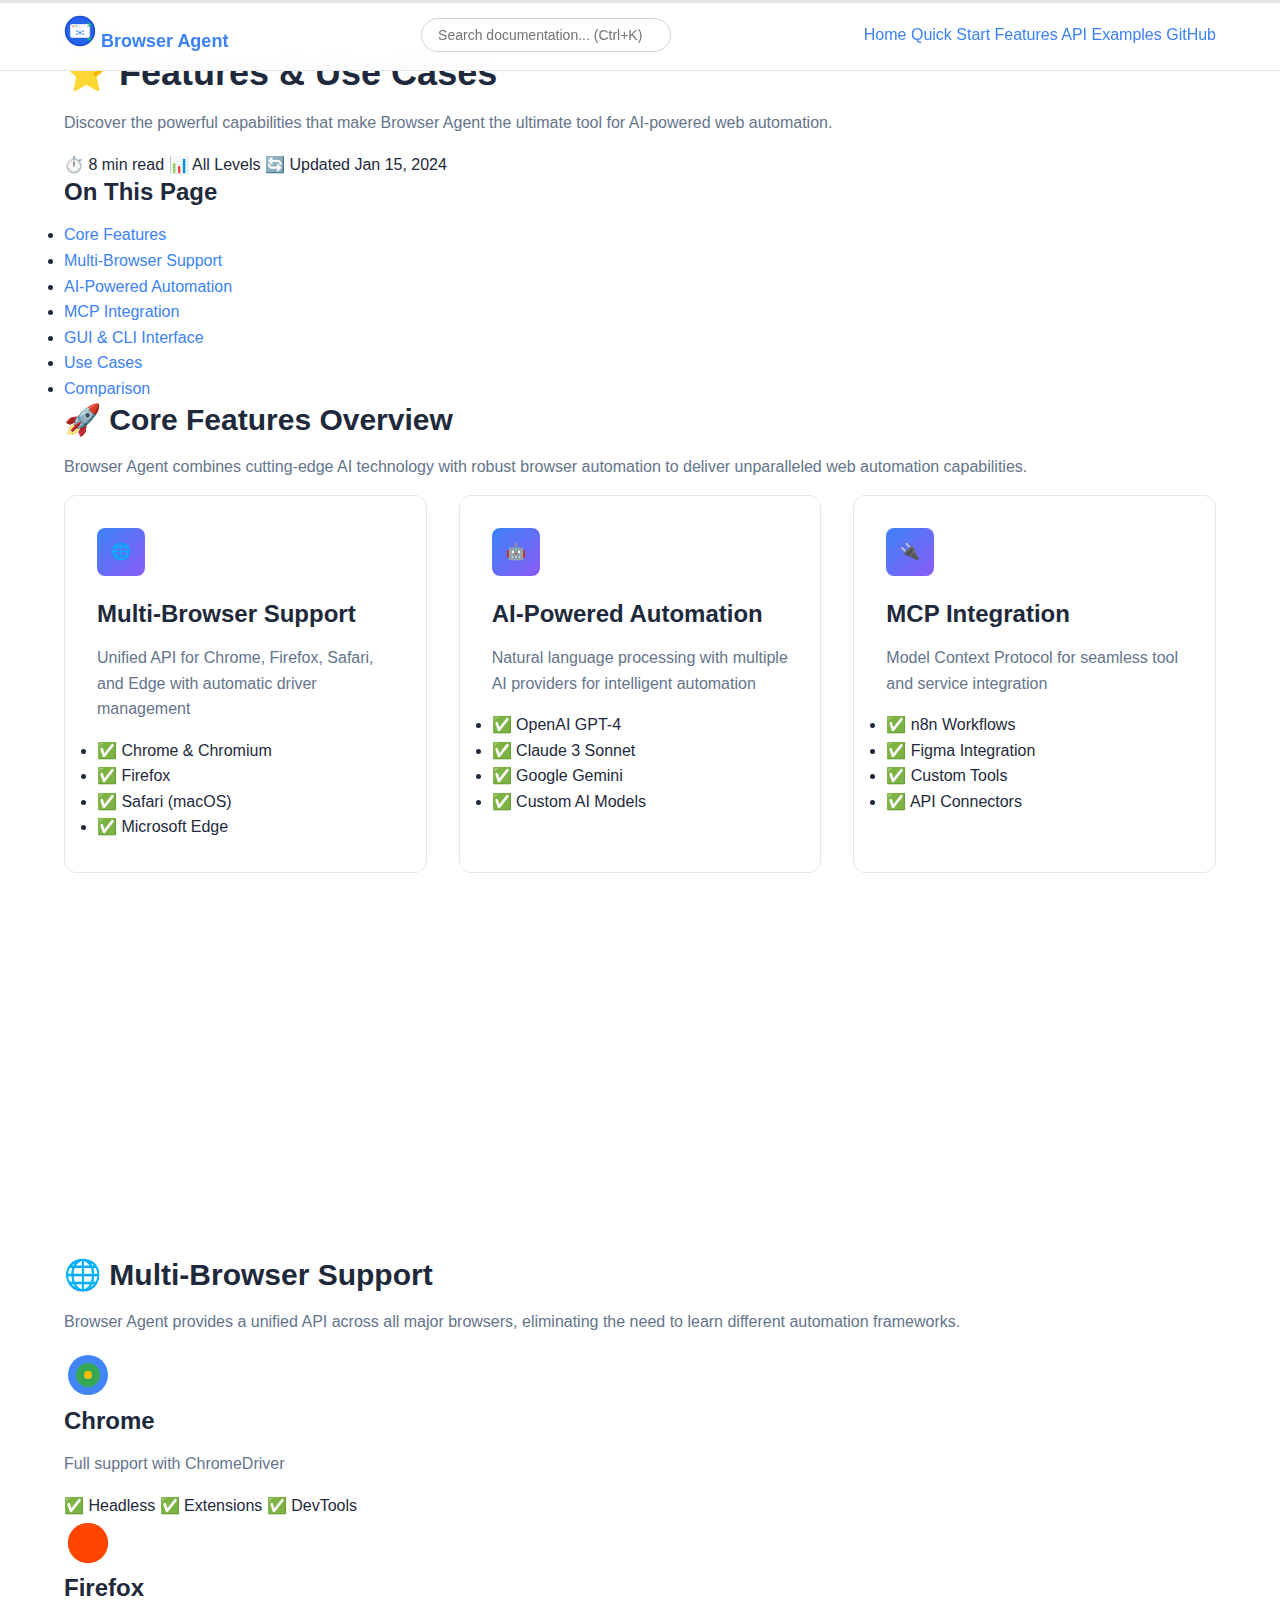
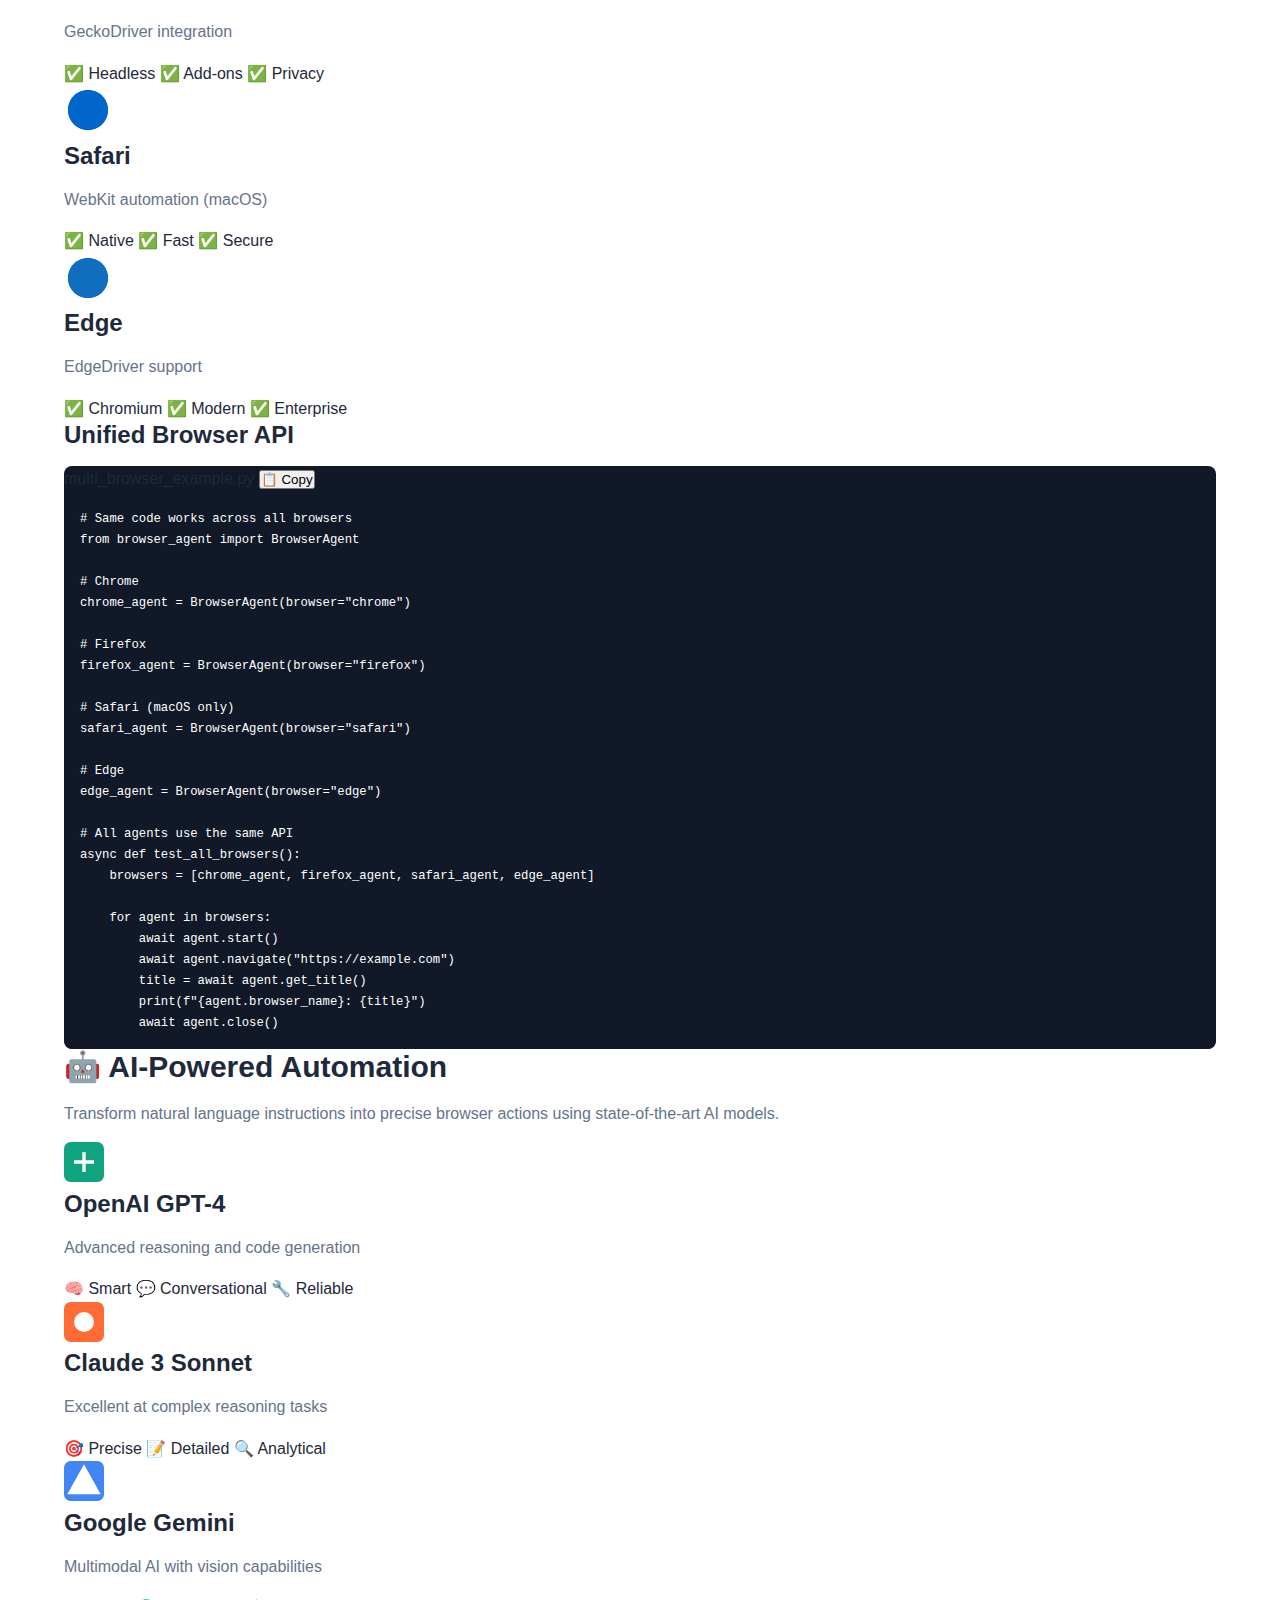
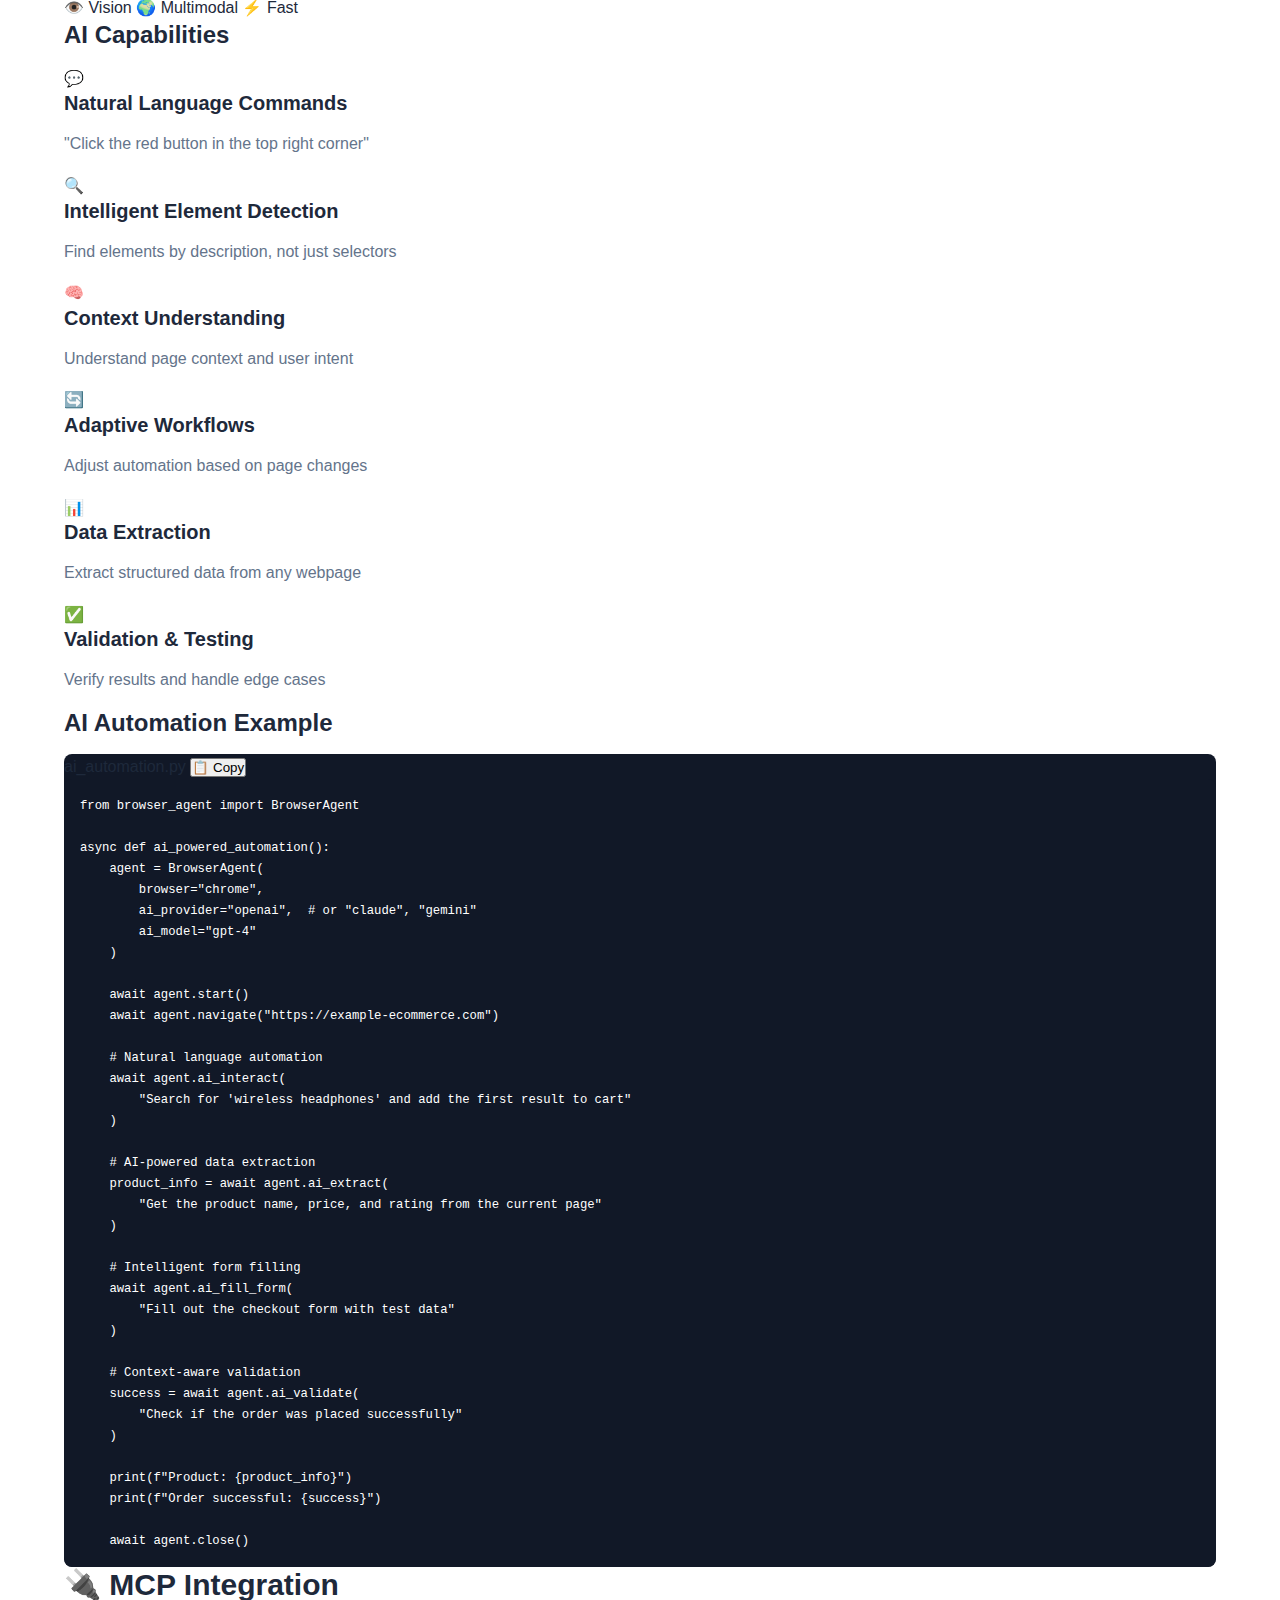
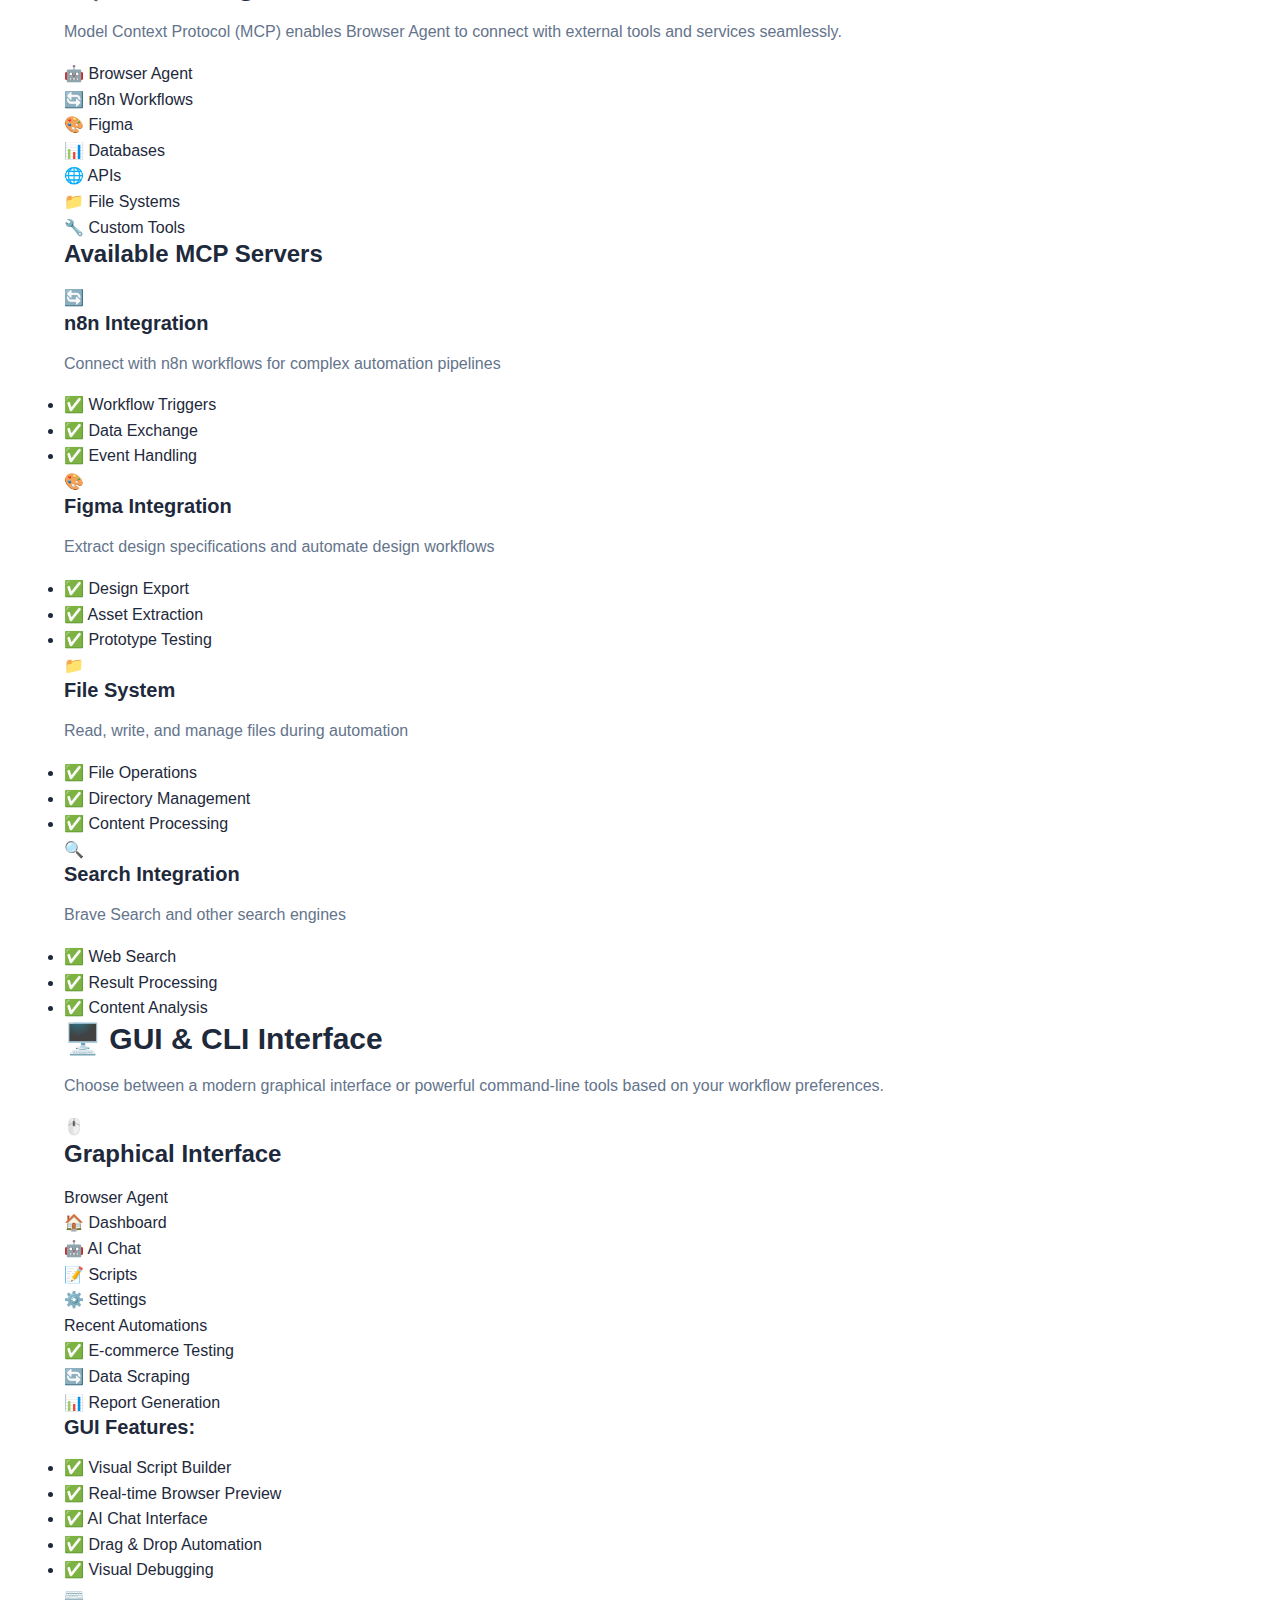
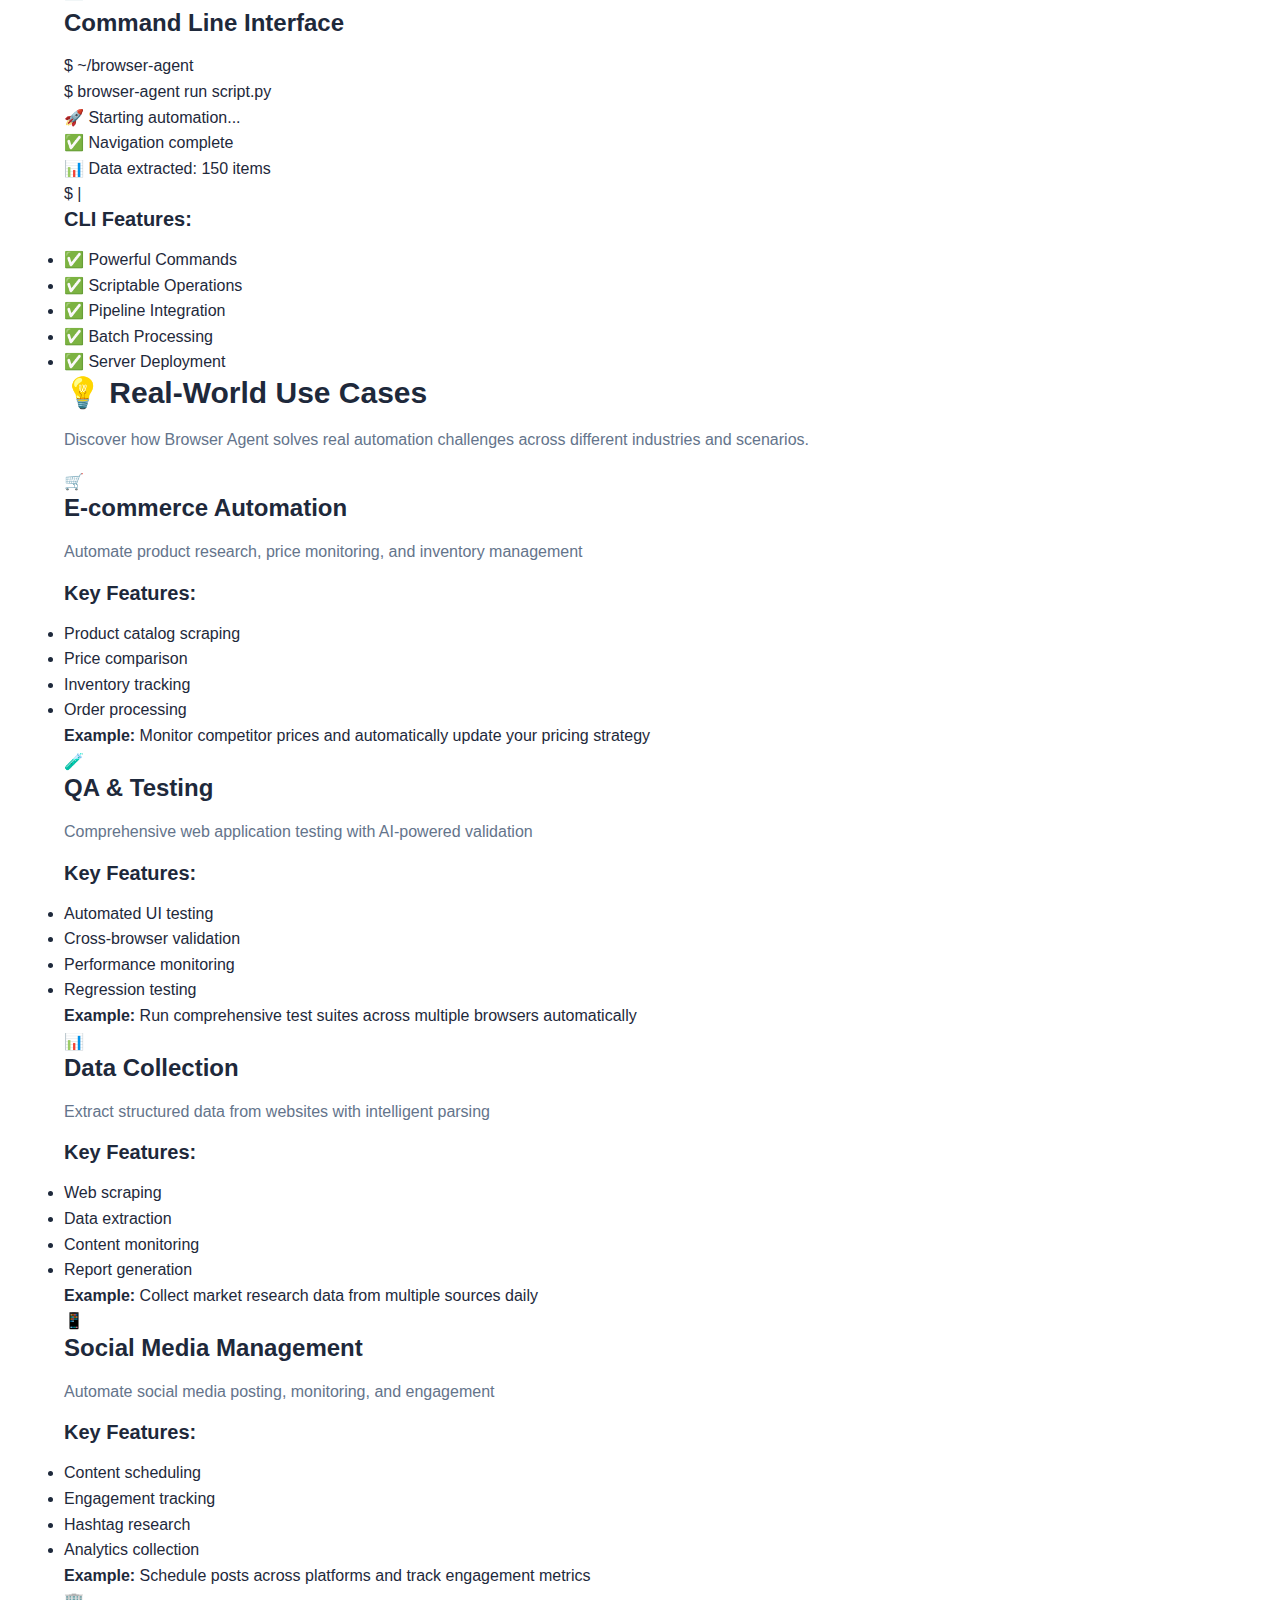
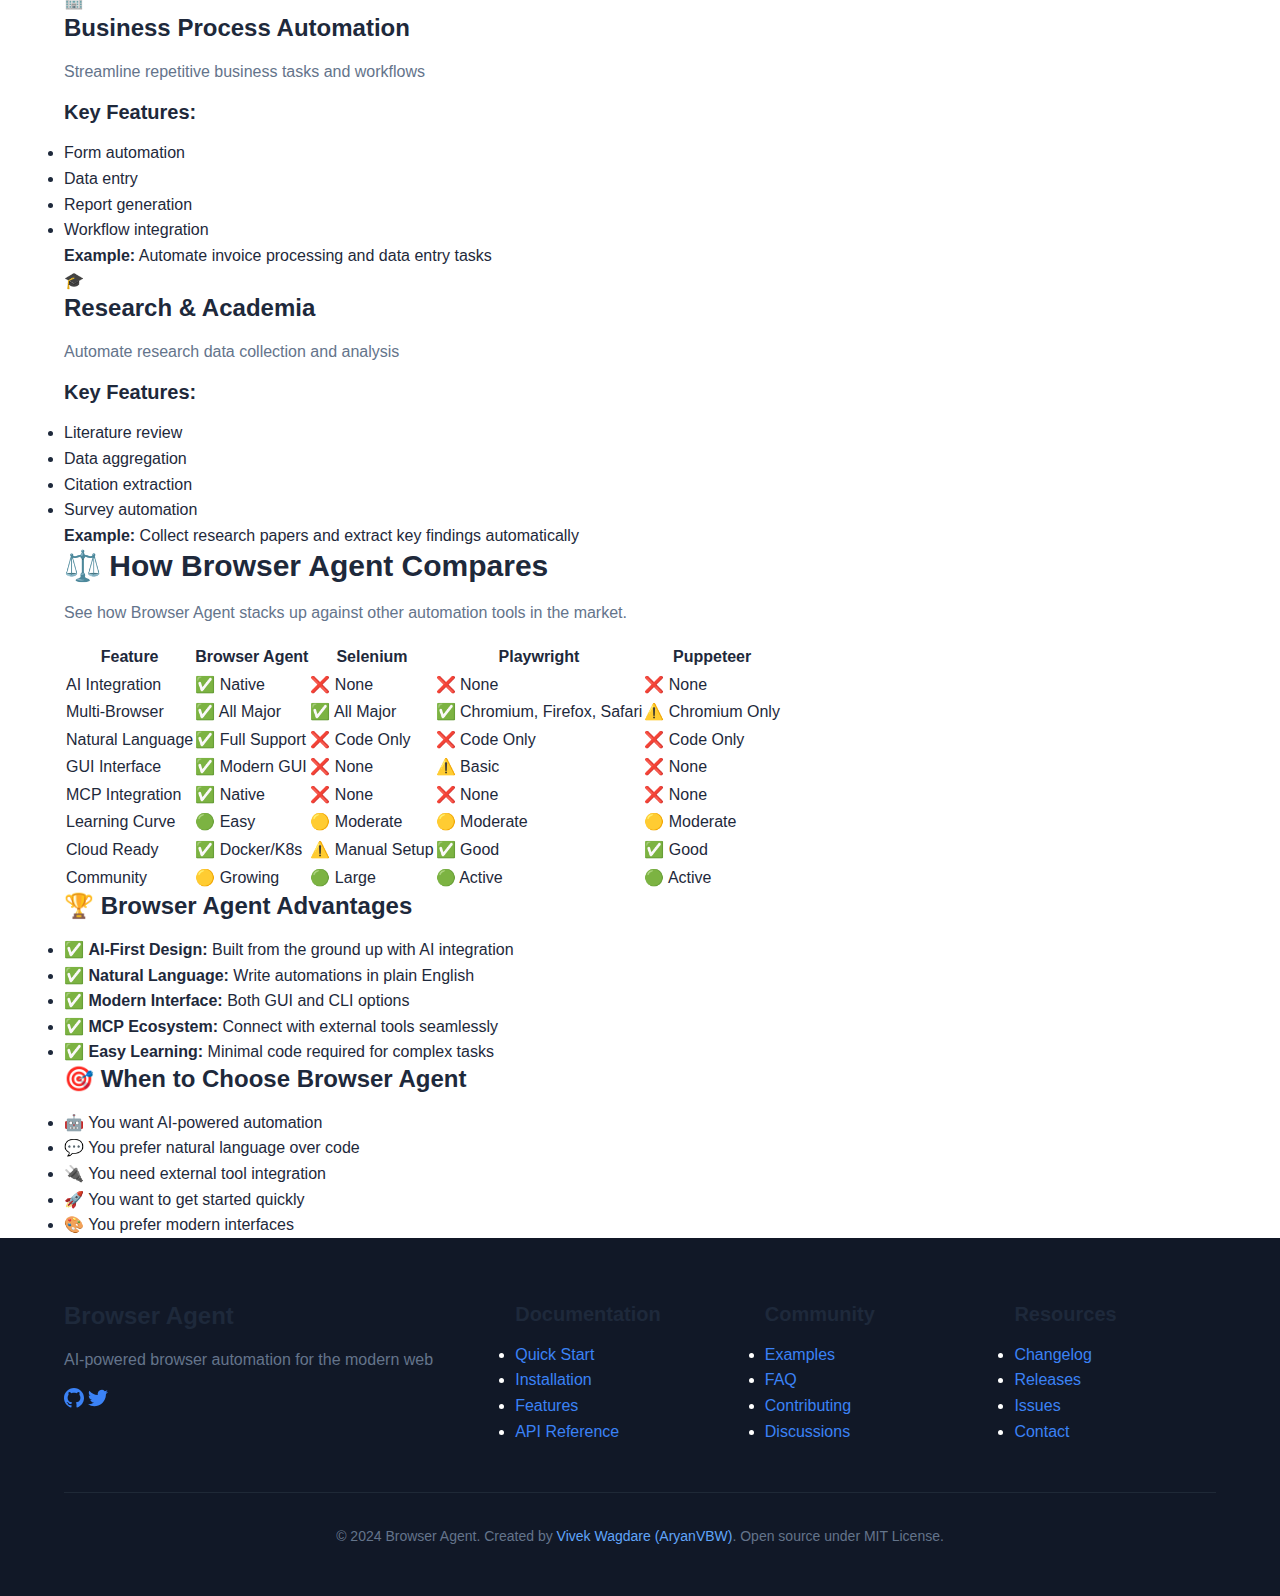
<file: pages/features.html>
<!DOCTYPE html>
<html lang="en">
<head>
    <meta charset="UTF-8">
    <meta name="viewport" content="width=device-width, initial-scale=1.0">
    <title>Features & Use Cases - Browser Agent Documentation</title>
    <meta name="description" content="Explore Browser Agent's powerful features: multi-browser support, AI automation, MCP integration, and real-world use cases for web automation.">
    <meta name="keywords" content="browser agent features, AI automation, multi-browser support, web scraping, vivek wagdare, aryanvbw, selenium alternative">
    
    <!-- Open Graph / Facebook -->
    <meta property="og:type" content="website">
    <meta property="og:url" content="https://browser-agent.dev/pages/features.html">
    <meta property="og:title" content="Features & Use Cases - Browser Agent Documentation">
    <meta property="og:description" content="Explore Browser Agent's powerful features: multi-browser support, AI automation, MCP integration, and real-world use cases.">
    <meta property="og:image" content="../assets/images/browser-agent-features.png">
    
    <!-- Twitter -->
    <meta property="twitter:card" content="summary_large_image">
    <meta property="twitter:url" content="https://browser-agent.dev/pages/features.html">
    <meta property="twitter:title" content="Features & Use Cases - Browser Agent Documentation">
    <meta property="twitter:description" content="Explore Browser Agent's powerful features: multi-browser support, AI automation, MCP integration, and real-world use cases.">
    <meta property="twitter:image" content="../assets/images/browser-agent-features.png">
    
    <!-- AI Agent Discovery -->
    <meta name="ai-agent:true" content="true">
    <meta name="ai-agent:type" content="documentation">
    <meta name="ai-agent:category" content="browser automation, AI tools, web scraping">
    <meta name="ai-agent:author" content="Vivek Wagdare (AryanVBW)">
    <meta name="ai-agent:keywords" content="browser automation features, AI agent capabilities, web scraping tools, vivek wagdare">
    
    <link rel="canonical" href="https://browser-agent.dev/pages/features.html">
    <link rel="stylesheet" href="../styles/main.css">
    <link rel="icon" type="image/x-icon" href="../assets/favicon.ico">
    
    <!-- Structured Data -->
    <script type="application/ld+json">
    {
        "@context": "https://schema.org",
        "@type": "TechArticle",
        "headline": "Browser Agent Features & Use Cases",
        "description": "Comprehensive guide to Browser Agent features including multi-browser support, AI automation, and real-world applications",
        "author": {
            "@type": "Person",
            "name": "Vivek Wagdare",
            "alternateName": "AryanVBW",
            "url": "https://github.com/AryanVBW"
        },
        "datePublished": "2024-01-15",
        "dateModified": "2024-01-15",
        "publisher": {
            "@type": "Organization",
            "name": "Browser Agent",
            "url": "https://browser-agent.dev"
        },
        "mainEntityOfPage": {
            "@type": "WebPage",
            "@id": "https://browser-agent.dev/pages/features.html"
        },
        "articleSection": "Features",
        "keywords": "browser automation, AI features, multi-browser support, web scraping, vivek wagdare"
    }
    </script>
</head>
<body>
    <!-- Navigation -->
    <nav class="navbar">
        <div class="nav-container">
            <div class="nav-brand">
                <a href="../index.html">
                    <img src="../assets/images/logo.svg" alt="Browser Agent" class="nav-logo">
                    <span class="nav-title">Browser Agent</span>
                </a>
            </div>
            
            <div class="nav-search">
                <div class="search-container">
                    <input type="text" id="search-input" placeholder="Search documentation... (Ctrl+K)" class="search-input">
                    <div id="search-results" class="search-results"></div>
                </div>
            </div>
            
            <div class="nav-links">
                <a href="../index.html">Home</a>
                <a href="./quick-start.html">Quick Start</a>
                <a href="./features.html" class="active">Features</a>
                <a href="./api.html">API</a>
                <a href="./examples.html">Examples</a>
                <a href="https://github.com/AryanVBW/brouser-agent" target="_blank" rel="noopener">GitHub</a>
            </div>
            
            <button class="mobile-menu-toggle" aria-label="Toggle mobile menu">
                <span></span>
                <span></span>
                <span></span>
            </button>
        </div>
    </nav>

    <!-- Main Content -->
    <main class="main-content">
        <div class="container">
            <!-- Breadcrumb -->
            <nav class="breadcrumb" aria-label="Breadcrumb">
                <ol>
                    <li><a href="../index.html">Home</a></li>
                    <li><span aria-current="page">Features</span></li>
                </ol>
            </nav>

            <!-- Page Header -->
            <header class="page-header">
                <div class="header-content">
                    <h1 class="page-title">
                        <span class="title-icon">⭐</span>
                        Features & Use Cases
                    </h1>
                    <p class="page-description">
                        Discover the powerful capabilities that make Browser Agent the ultimate tool for AI-powered web automation.
                    </p>
                    <div class="header-meta">
                        <span class="reading-time">⏱️ 8 min read</span>
                        <span class="difficulty">📊 All Levels</span>
                        <span class="last-updated">🔄 Updated Jan 15, 2024</span>
                    </div>
                </div>
            </header>

            <!-- Table of Contents -->
            <aside class="toc-sidebar">
                <div class="toc-container">
                    <h3>On This Page</h3>
                    <ul class="toc-list">
                        <li><a href="#core-features">Core Features</a></li>
                        <li><a href="#multi-browser">Multi-Browser Support</a></li>
                        <li><a href="#ai-powered">AI-Powered Automation</a></li>
                        <li><a href="#mcp-integration">MCP Integration</a></li>
                        <li><a href="#gui-cli">GUI & CLI Interface</a></li>
                        <li><a href="#use-cases">Use Cases</a></li>
                        <li><a href="#comparison">Comparison</a></li>
                    </ul>
                </div>
            </aside>

            <!-- Content -->
            <div class="content-wrapper">
                <article class="documentation-content">
                    <!-- Core Features Overview -->
                    <section id="core-features" class="content-section">
                        <h2>🚀 Core Features Overview</h2>
                        <p>Browser Agent combines cutting-edge AI technology with robust browser automation to deliver unparalleled web automation capabilities.</p>
                        
                        <div class="features-grid">
                            <div class="feature-card highlight">
                                <div class="feature-icon">🌐</div>
                                <h3>Multi-Browser Support</h3>
                                <p>Unified API for Chrome, Firefox, Safari, and Edge with automatic driver management</p>
                                <ul class="feature-list">
                                    <li>✅ Chrome & Chromium</li>
                                    <li>✅ Firefox</li>
                                    <li>✅ Safari (macOS)</li>
                                    <li>✅ Microsoft Edge</li>
                                </ul>
                            </div>
                            
                            <div class="feature-card highlight">
                                <div class="feature-icon">🤖</div>
                                <h3>AI-Powered Automation</h3>
                                <p>Natural language processing with multiple AI providers for intelligent automation</p>
                                <ul class="feature-list">
                                    <li>✅ OpenAI GPT-4</li>
                                    <li>✅ Claude 3 Sonnet</li>
                                    <li>✅ Google Gemini</li>
                                    <li>✅ Custom AI Models</li>
                                </ul>
                            </div>
                            
                            <div class="feature-card highlight">
                                <div class="feature-icon">🔌</div>
                                <h3>MCP Integration</h3>
                                <p>Model Context Protocol for seamless tool and service integration</p>
                                <ul class="feature-list">
                                    <li>✅ n8n Workflows</li>
                                    <li>✅ Figma Integration</li>
                                    <li>✅ Custom Tools</li>
                                    <li>✅ API Connectors</li>
                                </ul>
                            </div>
                            
                            <div class="feature-card">
                                <div class="feature-icon">🖥️</div>
                                <h3>Dual Interface</h3>
                                <p>Modern GUI and powerful CLI for all user preferences</p>
                                <ul class="feature-list">
                                    <li>✅ Intuitive GUI</li>
                                    <li>✅ Command Line</li>
                                    <li>✅ Python API</li>
                                    <li>✅ REST API</li>
                                </ul>
                            </div>
                            
                            <div class="feature-card">
                                <div class="feature-icon">🔧</div>
                                <h3>Plugin Architecture</h3>
                                <p>Extensible plugin system for custom functionality</p>
                                <ul class="feature-list">
                                    <li>✅ Custom Plugins</li>
                                    <li>✅ Plugin Marketplace</li>
                                    <li>✅ Easy Development</li>
                                    <li>✅ Hot Reloading</li>
                                </ul>
                            </div>
                            
                            <div class="feature-card">
                                <div class="feature-icon">☁️</div>
                                <h3>Cloud Ready</h3>
                                <p>Docker and Kubernetes support for scalable deployments</p>
                                <ul class="feature-list">
                                    <li>✅ Docker Images</li>
                                    <li>✅ Kubernetes</li>
                                    <li>✅ Auto Scaling</li>
                                    <li>✅ Load Balancing</li>
                                </ul>
                            </div>
                        </div>
                    </section>

                    <!-- Multi-Browser Support -->
                    <section id="multi-browser" class="content-section">
                        <h2>🌐 Multi-Browser Support</h2>
                        <p>Browser Agent provides a unified API across all major browsers, eliminating the need to learn different automation frameworks.</p>
                        
                        <div class="browser-comparison">
                            <div class="browser-grid">
                                <div class="browser-card">
                                    <div class="browser-icon">
                                        <svg width="48" height="48" viewBox="0 0 24 24" fill="none">
                                            <circle cx="12" cy="12" r="10" fill="#4285F4"/>
                                            <circle cx="12" cy="12" r="6" fill="#34A853"/>
                                            <circle cx="12" cy="12" r="2" fill="#FBBC05"/>
                                        </svg>
                                    </div>
                                    <h3>Chrome</h3>
                                    <p>Full support with ChromeDriver</p>
                                    <div class="browser-features">
                                        <span class="feature-tag">✅ Headless</span>
                                        <span class="feature-tag">✅ Extensions</span>
                                        <span class="feature-tag">✅ DevTools</span>
                                    </div>
                                </div>
                                
                                <div class="browser-card">
                                    <div class="browser-icon">
                                        <svg width="48" height="48" viewBox="0 0 24 24" fill="none">
                                            <circle cx="12" cy="12" r="10" fill="#FF7139"/>
                                            <path d="M12 2C6.48 2 2 6.48 2 12s4.48 10 10 10 10-4.48 10-10S17.52 2 12 2z" fill="#FF4500"/>
                                        </svg>
                                    </div>
                                    <h3>Firefox</h3>
                                    <p>GeckoDriver integration</p>
                                    <div class="browser-features">
                                        <span class="feature-tag">✅ Headless</span>
                                        <span class="feature-tag">✅ Add-ons</span>
                                        <span class="feature-tag">✅ Privacy</span>
                                    </div>
                                </div>
                                
                                <div class="browser-card">
                                    <div class="browser-icon">
                                        <svg width="48" height="48" viewBox="0 0 24 24" fill="none">
                                            <circle cx="12" cy="12" r="10" fill="#007AFF"/>
                                            <path d="M12 2C6.48 2 2 6.48 2 12s4.48 10 10 10 10-4.48 10-10S17.52 2 12 2z" fill="#0066CC"/>
                                        </svg>
                                    </div>
                                    <h3>Safari</h3>
                                    <p>WebKit automation (macOS)</p>
                                    <div class="browser-features">
                                        <span class="feature-tag">✅ Native</span>
                                        <span class="feature-tag">✅ Fast</span>
                                        <span class="feature-tag">✅ Secure</span>
                                    </div>
                                </div>
                                
                                <div class="browser-card">
                                    <div class="browser-icon">
                                        <svg width="48" height="48" viewBox="0 0 24 24" fill="none">
                                            <circle cx="12" cy="12" r="10" fill="#0078D4"/>
                                            <path d="M12 2C6.48 2 2 6.48 2 12s4.48 10 10 10 10-4.48 10-10S17.52 2 12 2z" fill="#106EBE"/>
                                        </svg>
                                    </div>
                                    <h3>Edge</h3>
                                    <p>EdgeDriver support</p>
                                    <div class="browser-features">
                                        <span class="feature-tag">✅ Chromium</span>
                                        <span class="feature-tag">✅ Modern</span>
                                        <span class="feature-tag">✅ Enterprise</span>
                                    </div>
                                </div>
                            </div>
                        </div>
                        
                        <div class="code-example">
                            <h3>Unified Browser API</h3>
                            <div class="code-block">
                                <div class="code-header">
                                    <span class="code-title">multi_browser_example.py</span>
                                    <button class="copy-button">
                                        <span class="copy-icon">📋</span>
                                        <span class="copy-text">Copy</span>
                                    </button>
                                </div>
                                <pre><code class="language-python"># Same code works across all browsers
from browser_agent import BrowserAgent

# Chrome
chrome_agent = BrowserAgent(browser="chrome")

# Firefox
firefox_agent = BrowserAgent(browser="firefox")

# Safari (macOS only)
safari_agent = BrowserAgent(browser="safari")

# Edge
edge_agent = BrowserAgent(browser="edge")

# All agents use the same API
async def test_all_browsers():
    browsers = [chrome_agent, firefox_agent, safari_agent, edge_agent]
    
    for agent in browsers:
        await agent.start()
        await agent.navigate("https://example.com")
        title = await agent.get_title()
        print(f"{agent.browser_name}: {title}")
        await agent.close()</code></pre>
                            </div>
                        </div>
                    </section>

                    <!-- AI-Powered Automation -->
                    <section id="ai-powered" class="content-section">
                        <h2>🤖 AI-Powered Automation</h2>
                        <p>Transform natural language instructions into precise browser actions using state-of-the-art AI models.</p>
                        
                        <div class="ai-providers">
                            <div class="provider-grid">
                                <div class="provider-card">
                                    <div class="provider-logo">
                                        <svg width="40" height="40" viewBox="0 0 24 24" fill="none">
                                            <rect width="24" height="24" rx="4" fill="#10A37F"/>
                                            <path d="M12 6v12M6 12h12" stroke="white" stroke-width="2"/>
                                        </svg>
                                    </div>
                                    <h3>OpenAI GPT-4</h3>
                                    <p>Advanced reasoning and code generation</p>
                                    <div class="provider-features">
                                        <span class="feature-tag">🧠 Smart</span>
                                        <span class="feature-tag">💬 Conversational</span>
                                        <span class="feature-tag">🔧 Reliable</span>
                                    </div>
                                </div>
                                
                                <div class="provider-card">
                                    <div class="provider-logo">
                                        <svg width="40" height="40" viewBox="0 0 24 24" fill="none">
                                            <rect width="24" height="24" rx="4" fill="#FF6B35"/>
                                            <circle cx="12" cy="12" r="6" fill="white"/>
                                        </svg>
                                    </div>
                                    <h3>Claude 3 Sonnet</h3>
                                    <p>Excellent at complex reasoning tasks</p>
                                    <div class="provider-features">
                                        <span class="feature-tag">🎯 Precise</span>
                                        <span class="feature-tag">📝 Detailed</span>
                                        <span class="feature-tag">🔍 Analytical</span>
                                    </div>
                                </div>
                                
                                <div class="provider-card">
                                    <div class="provider-logo">
                                        <svg width="40" height="40" viewBox="0 0 24 24" fill="none">
                                            <rect width="24" height="24" rx="4" fill="#4285F4"/>
                                            <polygon points="12,2 22,20 2,20" fill="white"/>
                                        </svg>
                                    </div>
                                    <h3>Google Gemini</h3>
                                    <p>Multimodal AI with vision capabilities</p>
                                    <div class="provider-features">
                                        <span class="feature-tag">👁️ Vision</span>
                                        <span class="feature-tag">🌍 Multimodal</span>
                                        <span class="feature-tag">⚡ Fast</span>
                                    </div>
                                </div>
                            </div>
                        </div>
                        
                        <div class="ai-capabilities">
                            <h3>AI Capabilities</h3>
                            <div class="capabilities-grid">
                                <div class="capability-item">
                                    <div class="capability-icon">💬</div>
                                    <h4>Natural Language Commands</h4>
                                    <p>"Click the red button in the top right corner"</p>
                                </div>
                                
                                <div class="capability-item">
                                    <div class="capability-icon">🔍</div>
                                    <h4>Intelligent Element Detection</h4>
                                    <p>Find elements by description, not just selectors</p>
                                </div>
                                
                                <div class="capability-item">
                                    <div class="capability-icon">🧠</div>
                                    <h4>Context Understanding</h4>
                                    <p>Understand page context and user intent</p>
                                </div>
                                
                                <div class="capability-item">
                                    <div class="capability-icon">🔄</div>
                                    <h4>Adaptive Workflows</h4>
                                    <p>Adjust automation based on page changes</p>
                                </div>
                                
                                <div class="capability-item">
                                    <div class="capability-icon">📊</div>
                                    <h4>Data Extraction</h4>
                                    <p>Extract structured data from any webpage</p>
                                </div>
                                
                                <div class="capability-item">
                                    <div class="capability-icon">✅</div>
                                    <h4>Validation & Testing</h4>
                                    <p>Verify results and handle edge cases</p>
                                </div>
                            </div>
                        </div>
                        
                        <div class="code-example">
                            <h3>AI Automation Example</h3>
                            <div class="code-block">
                                <div class="code-header">
                                    <span class="code-title">ai_automation.py</span>
                                    <button class="copy-button">
                                        <span class="copy-icon">📋</span>
                                        <span class="copy-text">Copy</span>
                                    </button>
                                </div>
                                <pre><code class="language-python">from browser_agent import BrowserAgent

async def ai_powered_automation():
    agent = BrowserAgent(
        browser="chrome",
        ai_provider="openai",  # or "claude", "gemini"
        ai_model="gpt-4"
    )
    
    await agent.start()
    await agent.navigate("https://example-ecommerce.com")
    
    # Natural language automation
    await agent.ai_interact(
        "Search for 'wireless headphones' and add the first result to cart"
    )
    
    # AI-powered data extraction
    product_info = await agent.ai_extract(
        "Get the product name, price, and rating from the current page"
    )
    
    # Intelligent form filling
    await agent.ai_fill_form(
        "Fill out the checkout form with test data"
    )
    
    # Context-aware validation
    success = await agent.ai_validate(
        "Check if the order was placed successfully"
    )
    
    print(f"Product: {product_info}")
    print(f"Order successful: {success}")
    
    await agent.close()</code></pre>
                            </div>
                        </div>
                    </section>

                    <!-- MCP Integration -->
                    <section id="mcp-integration" class="content-section">
                        <h2>🔌 MCP Integration</h2>
                        <p>Model Context Protocol (MCP) enables Browser Agent to connect with external tools and services seamlessly.</p>
                        
                        <div class="mcp-overview">
                            <div class="mcp-diagram">
                                <div class="mcp-center">
                                    <div class="mcp-node central">
                                        <span class="node-icon">🤖</span>
                                        <span class="node-label">Browser Agent</span>
                                    </div>
                                </div>
                                
                                <div class="mcp-connections">
                                    <div class="mcp-node">
                                        <span class="node-icon">🔄</span>
                                        <span class="node-label">n8n Workflows</span>
                                    </div>
                                    
                                    <div class="mcp-node">
                                        <span class="node-icon">🎨</span>
                                        <span class="node-label">Figma</span>
                                    </div>
                                    
                                    <div class="mcp-node">
                                        <span class="node-icon">📊</span>
                                        <span class="node-label">Databases</span>
                                    </div>
                                    
                                    <div class="mcp-node">
                                        <span class="node-icon">🌐</span>
                                        <span class="node-label">APIs</span>
                                    </div>
                                    
                                    <div class="mcp-node">
                                        <span class="node-icon">📁</span>
                                        <span class="node-label">File Systems</span>
                                    </div>
                                    
                                    <div class="mcp-node">
                                        <span class="node-icon">🔧</span>
                                        <span class="node-label">Custom Tools</span>
                                    </div>
                                </div>
                            </div>
                        </div>
                        
                        <div class="mcp-features">
                            <h3>Available MCP Servers</h3>
                            <div class="mcp-servers-grid">
                                <div class="server-card">
                                    <div class="server-icon">🔄</div>
                                    <h4>n8n Integration</h4>
                                    <p>Connect with n8n workflows for complex automation pipelines</p>
                                    <ul class="server-features">
                                        <li>✅ Workflow Triggers</li>
                                        <li>✅ Data Exchange</li>
                                        <li>✅ Event Handling</li>
                                    </ul>
                                </div>
                                
                                <div class="server-card">
                                    <div class="server-icon">🎨</div>
                                    <h4>Figma Integration</h4>
                                    <p>Extract design specifications and automate design workflows</p>
                                    <ul class="server-features">
                                        <li>✅ Design Export</li>
                                        <li>✅ Asset Extraction</li>
                                        <li>✅ Prototype Testing</li>
                                    </ul>
                                </div>
                                
                                <div class="server-card">
                                    <div class="server-icon">📁</div>
                                    <h4>File System</h4>
                                    <p>Read, write, and manage files during automation</p>
                                    <ul class="server-features">
                                        <li>✅ File Operations</li>
                                        <li>✅ Directory Management</li>
                                        <li>✅ Content Processing</li>
                                    </ul>
                                </div>
                                
                                <div class="server-card">
                                    <div class="server-icon">🔍</div>
                                    <h4>Search Integration</h4>
                                    <p>Brave Search and other search engines</p>
                                    <ul class="server-features">
                                        <li>✅ Web Search</li>
                                        <li>✅ Result Processing</li>
                                        <li>✅ Content Analysis</li>
                                    </ul>
                                </div>
                            </div>
                        </div>
                    </section>

                    <!-- GUI & CLI Interface -->
                    <section id="gui-cli" class="content-section">
                        <h2>🖥️ GUI & CLI Interface</h2>
                        <p>Choose between a modern graphical interface or powerful command-line tools based on your workflow preferences.</p>
                        
                        <div class="interface-comparison">
                            <div class="interface-grid">
                                <div class="interface-card">
                                    <div class="interface-header">
                                        <div class="interface-icon">🖱️</div>
                                        <h3>Graphical Interface</h3>
                                    </div>
                                    <div class="interface-preview">
                                        <div class="gui-mockup">
                                            <div class="gui-titlebar">
                                                <div class="gui-buttons">
                                                    <span class="gui-button red"></span>
                                                    <span class="gui-button yellow"></span>
                                                    <span class="gui-button green"></span>
                                                </div>
                                                <span class="gui-title">Browser Agent</span>
                                            </div>
                                            <div class="gui-content">
                                                <div class="gui-sidebar">
                                                    <div class="gui-menu-item active">🏠 Dashboard</div>
                                                    <div class="gui-menu-item">🤖 AI Chat</div>
                                                    <div class="gui-menu-item">📝 Scripts</div>
                                                    <div class="gui-menu-item">⚙️ Settings</div>
                                                </div>
                                                <div class="gui-main">
                                                    <div class="gui-card">
                                                        <div class="gui-card-header">Recent Automations</div>
                                                        <div class="gui-card-content">
                                                            <div class="gui-item">✅ E-commerce Testing</div>
                                                            <div class="gui-item">🔄 Data Scraping</div>
                                                            <div class="gui-item">📊 Report Generation</div>
                                                        </div>
                                                    </div>
                                                </div>
                                            </div>
                                        </div>
                                    </div>
                                    <div class="interface-features">
                                        <h4>GUI Features:</h4>
                                        <ul>
                                            <li>✅ Visual Script Builder</li>
                                            <li>✅ Real-time Browser Preview</li>
                                            <li>✅ AI Chat Interface</li>
                                            <li>✅ Drag & Drop Automation</li>
                                            <li>✅ Visual Debugging</li>
                                        </ul>
                                    </div>
                                </div>
                                
                                <div class="interface-card">
                                    <div class="interface-header">
                                        <div class="interface-icon">⌨️</div>
                                        <h3>Command Line Interface</h3>
                                    </div>
                                    <div class="interface-preview">
                                        <div class="cli-mockup">
                                            <div class="cli-header">
                                                <span class="cli-prompt">$</span>
                                                <span class="cli-path">~/browser-agent</span>
                                            </div>
                                            <div class="cli-content">
                                                <div class="cli-line">
                                                    <span class="cli-prompt">$</span>
                                                    <span class="cli-command">browser-agent run script.py</span>
                                                </div>
                                                <div class="cli-output">🚀 Starting automation...</div>
                                                <div class="cli-output">✅ Navigation complete</div>
                                                <div class="cli-output">📊 Data extracted: 150 items</div>
                                                <div class="cli-line">
                                                    <span class="cli-prompt">$</span>
                                                    <span class="cli-cursor">|</span>
                                                </div>
                                            </div>
                                        </div>
                                    </div>
                                    <div class="interface-features">
                                        <h4>CLI Features:</h4>
                                        <ul>
                                            <li>✅ Powerful Commands</li>
                                            <li>✅ Scriptable Operations</li>
                                            <li>✅ Pipeline Integration</li>
                                            <li>✅ Batch Processing</li>
                                            <li>✅ Server Deployment</li>
                                        </ul>
                                    </div>
                                </div>
                            </div>
                        </div>
                    </section>

                    <!-- Use Cases -->
                    <section id="use-cases" class="content-section">
                        <h2>💡 Real-World Use Cases</h2>
                        <p>Discover how Browser Agent solves real automation challenges across different industries and scenarios.</p>
                        
                        <div class="use-cases-grid">
                            <div class="use-case-card">
                                <div class="use-case-icon">🛒</div>
                                <h3>E-commerce Automation</h3>
                                <p>Automate product research, price monitoring, and inventory management</p>
                                <div class="use-case-details">
                                    <h4>Key Features:</h4>
                                    <ul>
                                        <li>Product catalog scraping</li>
                                        <li>Price comparison</li>
                                        <li>Inventory tracking</li>
                                        <li>Order processing</li>
                                    </ul>
                                </div>
                                <div class="use-case-example">
                                    <strong>Example:</strong> Monitor competitor prices and automatically update your pricing strategy
                                </div>
                            </div>
                            
                            <div class="use-case-card">
                                <div class="use-case-icon">🧪</div>
                                <h3>QA & Testing</h3>
                                <p>Comprehensive web application testing with AI-powered validation</p>
                                <div class="use-case-details">
                                    <h4>Key Features:</h4>
                                    <ul>
                                        <li>Automated UI testing</li>
                                        <li>Cross-browser validation</li>
                                        <li>Performance monitoring</li>
                                        <li>Regression testing</li>
                                    </ul>
                                </div>
                                <div class="use-case-example">
                                    <strong>Example:</strong> Run comprehensive test suites across multiple browsers automatically
                                </div>
                            </div>
                            
                            <div class="use-case-card">
                                <div class="use-case-icon">📊</div>
                                <h3>Data Collection</h3>
                                <p>Extract structured data from websites with intelligent parsing</p>
                                <div class="use-case-details">
                                    <h4>Key Features:</h4>
                                    <ul>
                                        <li>Web scraping</li>
                                        <li>Data extraction</li>
                                        <li>Content monitoring</li>
                                        <li>Report generation</li>
                                    </ul>
                                </div>
                                <div class="use-case-example">
                                    <strong>Example:</strong> Collect market research data from multiple sources daily
                                </div>
                            </div>
                            
                            <div class="use-case-card">
                                <div class="use-case-icon">📱</div>
                                <h3>Social Media Management</h3>
                                <p>Automate social media posting, monitoring, and engagement</p>
                                <div class="use-case-details">
                                    <h4>Key Features:</h4>
                                    <ul>
                                        <li>Content scheduling</li>
                                        <li>Engagement tracking</li>
                                        <li>Hashtag research</li>
                                        <li>Analytics collection</li>
                                    </ul>
                                </div>
                                <div class="use-case-example">
                                    <strong>Example:</strong> Schedule posts across platforms and track engagement metrics
                                </div>
                            </div>
                            
                            <div class="use-case-card">
                                <div class="use-case-icon">🏢</div>
                                <h3>Business Process Automation</h3>
                                <p>Streamline repetitive business tasks and workflows</p>
                                <div class="use-case-details">
                                    <h4>Key Features:</h4>
                                    <ul>
                                        <li>Form automation</li>
                                        <li>Data entry</li>
                                        <li>Report generation</li>
                                        <li>Workflow integration</li>
                                    </ul>
                                </div>
                                <div class="use-case-example">
                                    <strong>Example:</strong> Automate invoice processing and data entry tasks
                                </div>
                            </div>
                            
                            <div class="use-case-card">
                                <div class="use-case-icon">🎓</div>
                                <h3>Research & Academia</h3>
                                <p>Automate research data collection and analysis</p>
                                <div class="use-case-details">
                                    <h4>Key Features:</h4>
                                    <ul>
                                        <li>Literature review</li>
                                        <li>Data aggregation</li>
                                        <li>Citation extraction</li>
                                        <li>Survey automation</li>
                                    </ul>
                                </div>
                                <div class="use-case-example">
                                    <strong>Example:</strong> Collect research papers and extract key findings automatically
                                </div>
                            </div>
                        </div>
                    </section>

                    <!-- Comparison -->
                    <section id="comparison" class="content-section">
                        <h2>⚖️ How Browser Agent Compares</h2>
                        <p>See how Browser Agent stacks up against other automation tools in the market.</p>
                        
                        <div class="comparison-table">
                            <table>
                                <thead>
                                    <tr>
                                        <th>Feature</th>
                                        <th class="highlight">Browser Agent</th>
                                        <th>Selenium</th>
                                        <th>Playwright</th>
                                        <th>Puppeteer</th>
                                    </tr>
                                </thead>
                                <tbody>
                                    <tr>
                                        <td>AI Integration</td>
                                        <td class="highlight">✅ Native</td>
                                        <td>❌ None</td>
                                        <td>❌ None</td>
                                        <td>❌ None</td>
                                    </tr>
                                    <tr>
                                        <td>Multi-Browser</td>
                                        <td class="highlight">✅ All Major</td>
                                        <td>✅ All Major</td>
                                        <td>✅ Chromium, Firefox, Safari</td>
                                        <td>⚠️ Chromium Only</td>
                                    </tr>
                                    <tr>
                                        <td>Natural Language</td>
                                        <td class="highlight">✅ Full Support</td>
                                        <td>❌ Code Only</td>
                                        <td>❌ Code Only</td>
                                        <td>❌ Code Only</td>
                                    </tr>
                                    <tr>
                                        <td>GUI Interface</td>
                                        <td class="highlight">✅ Modern GUI</td>
                                        <td>❌ None</td>
                                        <td>⚠️ Basic</td>
                                        <td>❌ None</td>
                                    </tr>
                                    <tr>
                                        <td>MCP Integration</td>
                                        <td class="highlight">✅ Native</td>
                                        <td>❌ None</td>
                                        <td>❌ None</td>
                                        <td>❌ None</td>
                                    </tr>
                                    <tr>
                                        <td>Learning Curve</td>
                                        <td class="highlight">🟢 Easy</td>
                                        <td>🟡 Moderate</td>
                                        <td>🟡 Moderate</td>
                                        <td>🟡 Moderate</td>
                                    </tr>
                                    <tr>
                                        <td>Cloud Ready</td>
                                        <td class="highlight">✅ Docker/K8s</td>
                                        <td>⚠️ Manual Setup</td>
                                        <td>✅ Good</td>
                                        <td>✅ Good</td>
                                    </tr>
                                    <tr>
                                        <td>Community</td>
                                        <td class="highlight">🟡 Growing</td>
                                        <td>🟢 Large</td>
                                        <td>🟢 Active</td>
                                        <td>🟢 Active</td>
                                    </tr>
                                </tbody>
                            </table>
                        </div>
                        
                        <div class="comparison-summary">
                            <div class="summary-card">
                                <h3>🏆 Browser Agent Advantages</h3>
                                <ul>
                                    <li>✅ <strong>AI-First Design:</strong> Built from the ground up with AI integration</li>
                                    <li>✅ <strong>Natural Language:</strong> Write automations in plain English</li>
                                    <li>✅ <strong>Modern Interface:</strong> Both GUI and CLI options</li>
                                    <li>✅ <strong>MCP Ecosystem:</strong> Connect with external tools seamlessly</li>
                                    <li>✅ <strong>Easy Learning:</strong> Minimal code required for complex tasks</li>
                                </ul>
                            </div>
                            
                            <div class="summary-card">
                                <h3>🎯 When to Choose Browser Agent</h3>
                                <ul>
                                    <li>🤖 You want AI-powered automation</li>
                                    <li>💬 You prefer natural language over code</li>
                                    <li>🔌 You need external tool integration</li>
                                    <li>🚀 You want to get started quickly</li>
                                    <li>🎨 You prefer modern interfaces</li>
                                </ul>
                            </div>
                        </div>
                    </section>
                </article>
            </div>
        </div>
    </main>

    <!-- Footer -->
    <footer class="footer">
        <div class="container">
            <div class="footer-content">
                <div class="footer-section">
                    <h3>Browser Agent</h3>
                    <p>AI-powered browser automation for the modern web</p>
                    <div class="social-links">
                        <a href="https://github.com/AryanVBW/brouser-agent" target="_blank" rel="noopener" aria-label="GitHub">
                            <svg width="20" height="20" viewBox="0 0 24 24" fill="currentColor">
                                <path d="M12 0c-6.626 0-12 5.373-12 12 0 5.302 3.438 9.8 8.207 11.387.599.111.793-.261.793-.577v-2.234c-3.338.726-4.033-1.416-4.033-1.416-.546-1.387-1.333-1.756-1.333-1.756-1.089-.745.083-.729.083-.729 1.205.084 1.839 1.237 1.839 1.237 1.07 1.834 2.807 1.304 3.492.997.107-.775.418-1.305.762-1.604-2.665-.305-5.467-1.334-5.467-5.931 0-1.311.469-2.381 1.236-3.221-.124-.303-.535-1.524.117-3.176 0 0 1.008-.322 3.301 1.23.957-.266 1.983-.399 3.003-.404 1.02.005 2.047.138 3.006.404 2.291-1.552 3.297-1.23 3.297-1.23.653 1.653.242 2.874.118 3.176.77.84 1.235 1.911 1.235 3.221 0 4.609-2.807 5.624-5.479 5.921.43.372.823 1.102.823 2.222v3.293c0 .319.192.694.801.576 4.765-1.589 8.199-6.086 8.199-11.386 0-6.627-5.373-12-12-12z"/>
                            </svg>
                        </a>
                        <a href="https://twitter.com/AryanVBW" target="_blank" rel="noopener" aria-label="Twitter">
                            <svg width="20" height="20" viewBox="0 0 24 24" fill="currentColor">
                                <path d="M23.953 4.57a10 10 0 01-2.825.775 4.958 4.958 0 002.163-2.723c-.951.555-2.005.959-3.127 1.184a4.92 4.92 0 00-8.384 4.482C7.69 8.095 4.067 6.13 1.64 3.162a4.822 4.822 0 00-.666 2.475c0 1.71.87 3.213 2.188 4.096a4.904 4.904 0 01-2.228-.616v.06a4.923 4.923 0 003.946 4.827 4.996 4.996 0 01-2.212.085 4.936 4.936 0 004.604 3.417 9.867 9.867 0 01-6.102 2.105c-.39 0-.779-.023-1.17-.067a13.995 13.995 0 007.557 2.209c9.053 0 13.998-7.496 13.998-13.985 0-.21 0-.42-.015-.63A9.935 9.935 0 0024 4.59z"/>
                            </svg>
                        </a>
                    </div>
                </div>
                
                <div class="footer-section">
                    <h4>Documentation</h4>
                    <ul>
                        <li><a href="./quick-start.html">Quick Start</a></li>
                        <li><a href="./installation.html">Installation</a></li>
                        <li><a href="./features.html">Features</a></li>
                        <li><a href="./api.html">API Reference</a></li>
                    </ul>
                </div>
                
                <div class="footer-section">
                    <h4>Community</h4>
                    <ul>
                        <li><a href="./examples.html">Examples</a></li>
                        <li><a href="./faq.html">FAQ</a></li>
                        <li><a href="./contributing.html">Contributing</a></li>
                        <li><a href="https://github.com/AryanVBW/brouser-agent/discussions" target="_blank" rel="noopener">Discussions</a></li>
                    </ul>
                </div>
                
                <div class="footer-section">
                    <h4>Resources</h4>
                    <ul>
                        <li><a href="./changelog.html">Changelog</a></li>
                        <li><a href="https://github.com/AryanVBW/brouser-agent/releases" target="_blank" rel="noopener">Releases</a></li>
                        <li><a href="https://github.com/AryanVBW/brouser-agent/issues" target="_blank" rel="noopener">Issues</a></li>
                        <li><a href="mailto:contact@browser-agent.dev">Contact</a></li>
                    </ul>
                </div>
            </div>
            
            <div class="footer-bottom">
                <p>&copy; 2024 Browser Agent. Created by <a href="https://github.com/AryanVBW" target="_blank" rel="noopener">Vivek Wagdare (AryanVBW)</a>. Open source under MIT License.</p>
            </div>
        </div>
    </footer>

    <!-- Scripts -->
    <script src="../scripts/main.js"></script>
    <script src="../scripts/search.js"></script>
    <script>
        // Copy button functionality
        document.addEventListener('DOMContentLoaded', function() {
            const copyButtons = document.querySelectorAll('.copy-button');
            copyButtons.forEach(button => {
                button.addEventListener('click', function() {
                    const codeBlock = this.closest('.code-block').querySelector('code');
                    const textToCopy = codeBlock.textContent;
                    
                    navigator.clipboard.writeText(textToCopy).then(() => {
                        const copyText = this.querySelector('.copy-text');
                        const originalText = copyText.textContent;
                        copyText.textContent = 'Copied!';
                        
                        setTimeout(() => {
                            copyText.textContent = originalText;
                        }, 2000);
                    });
                });
            });
        });
    </script>
</body>
</html>
</file>
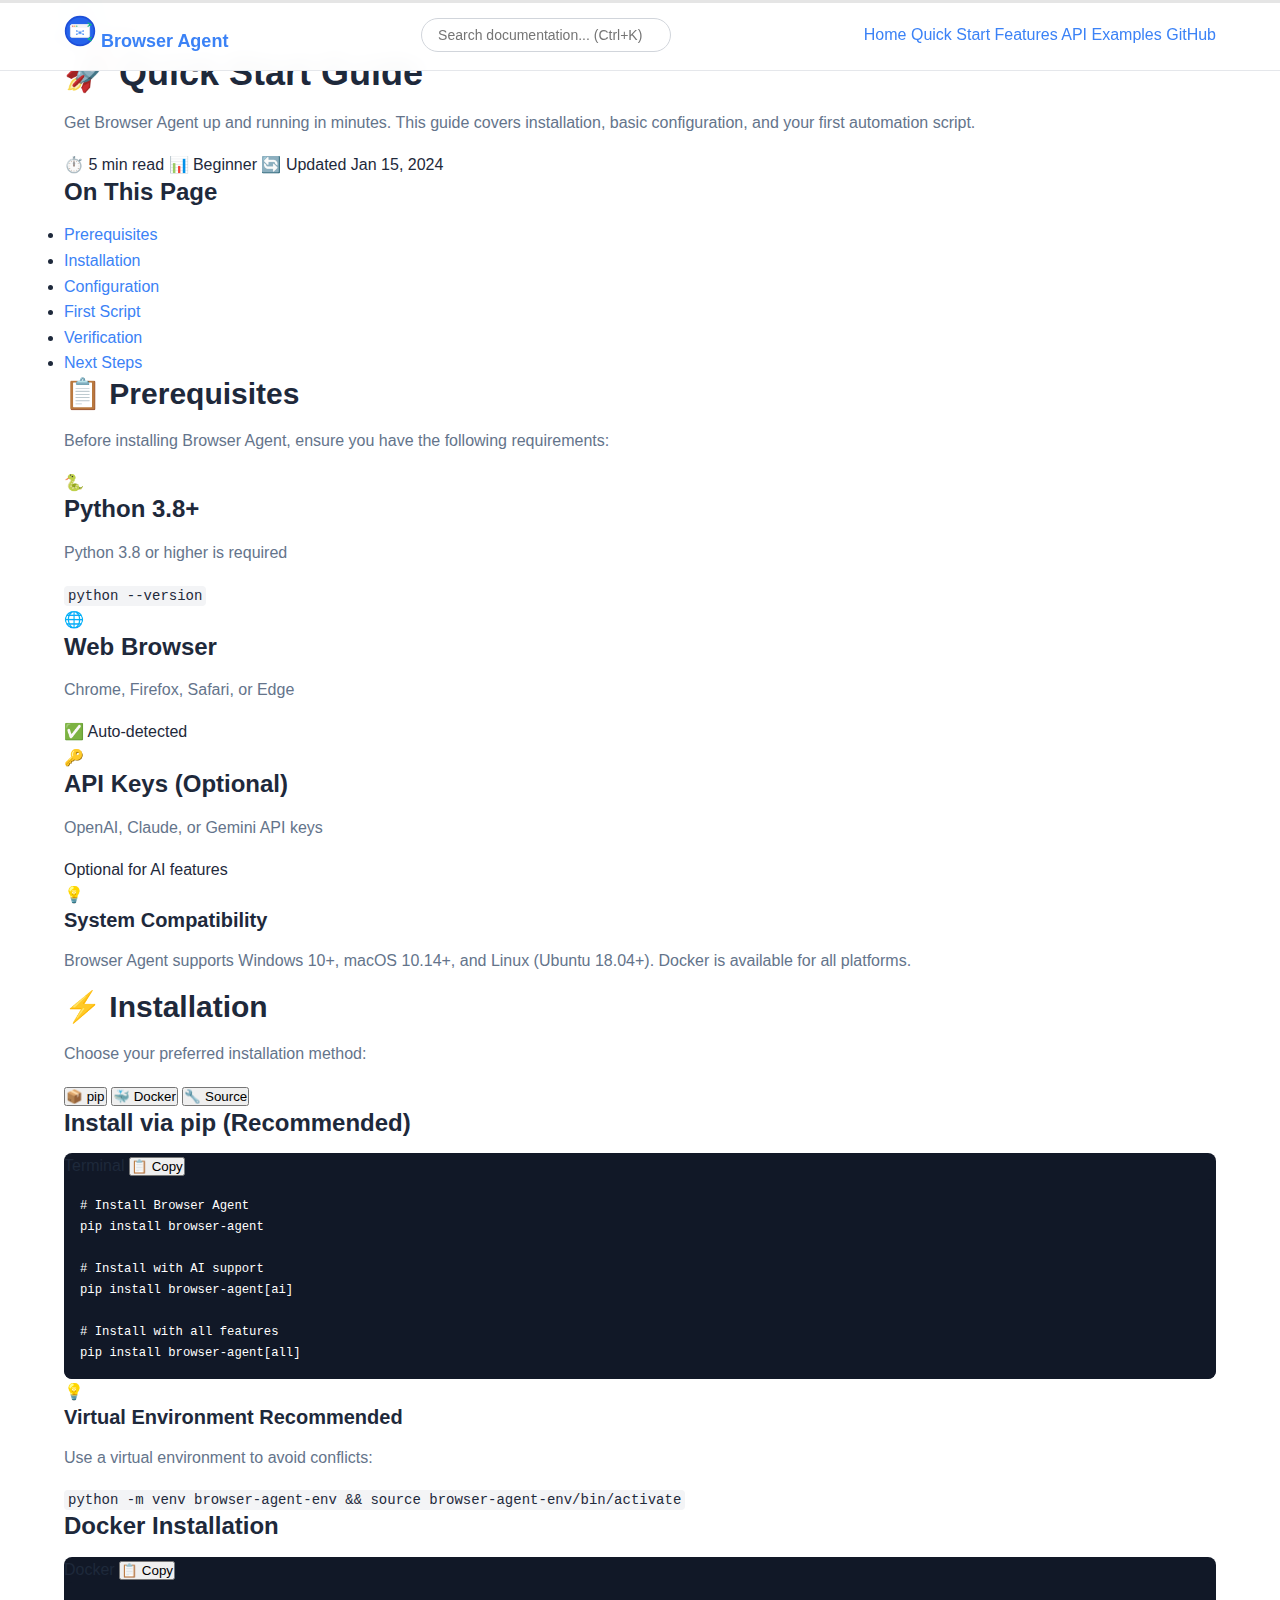
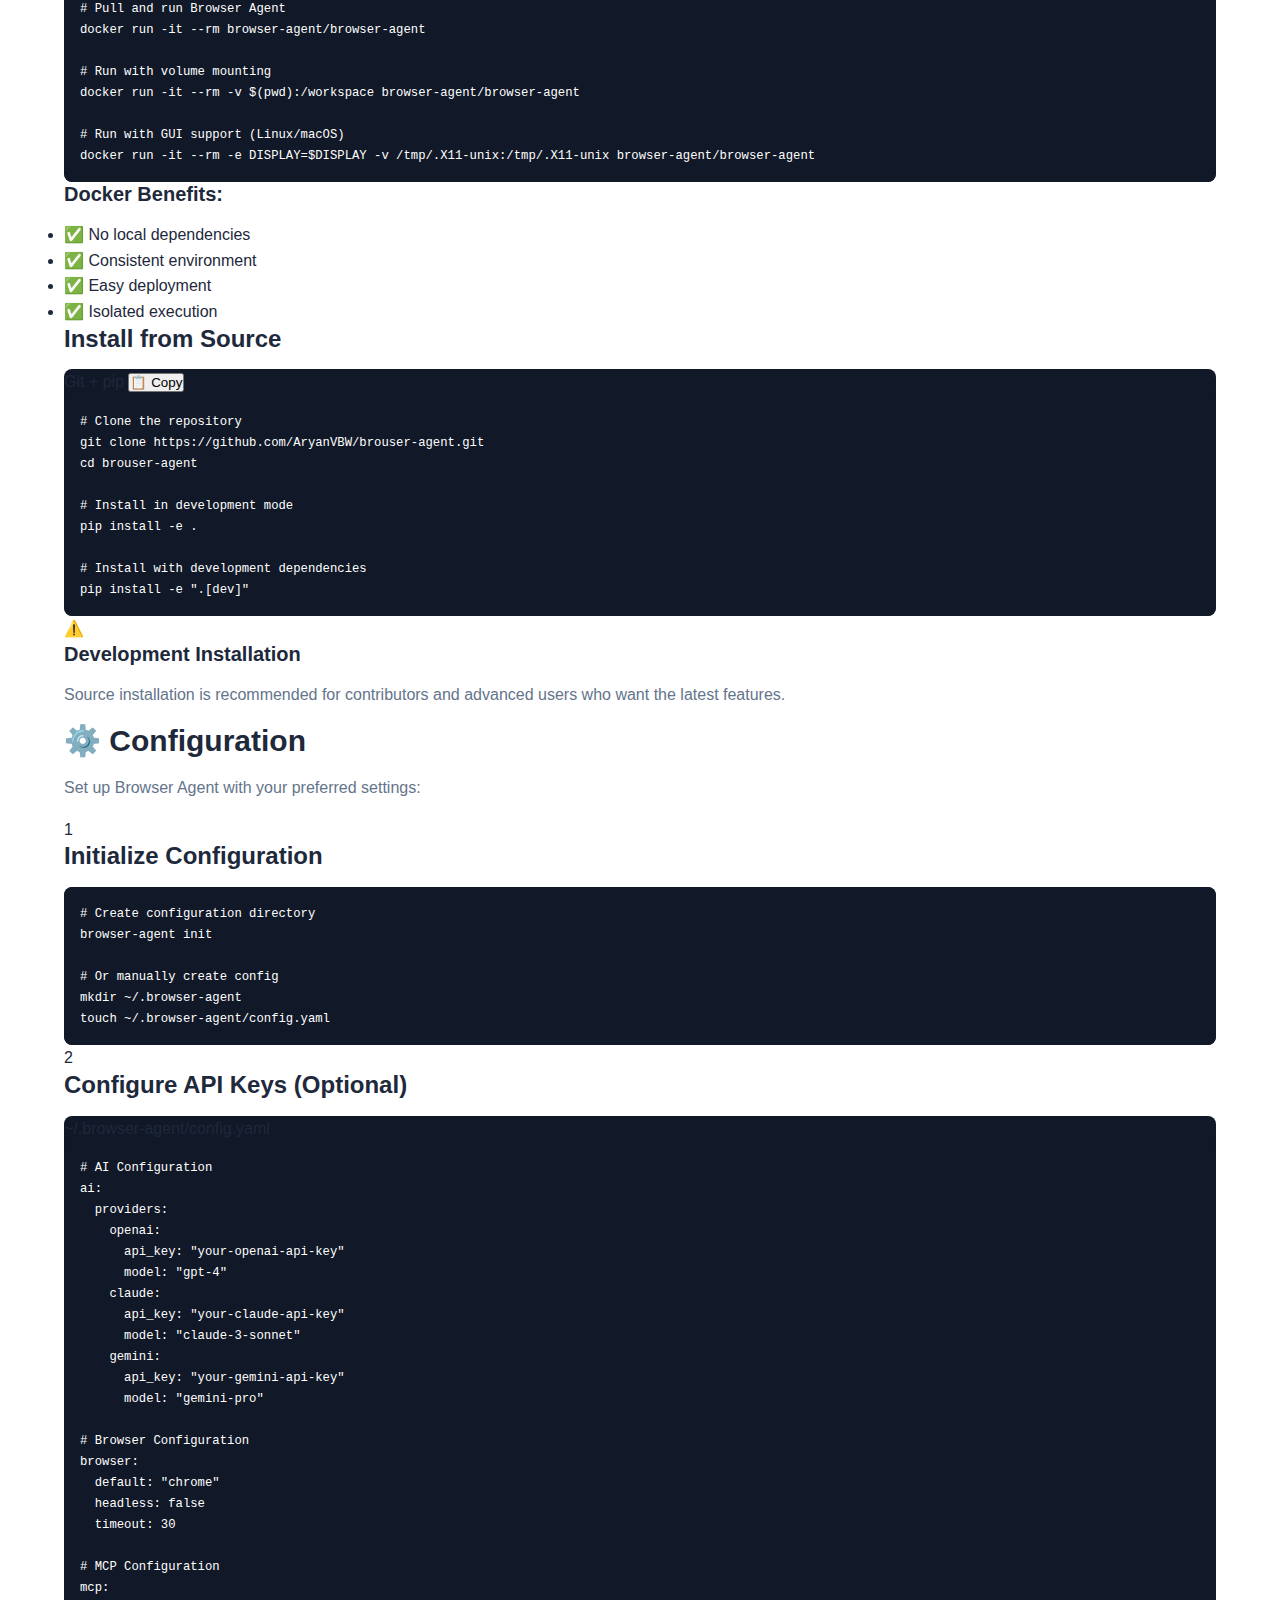
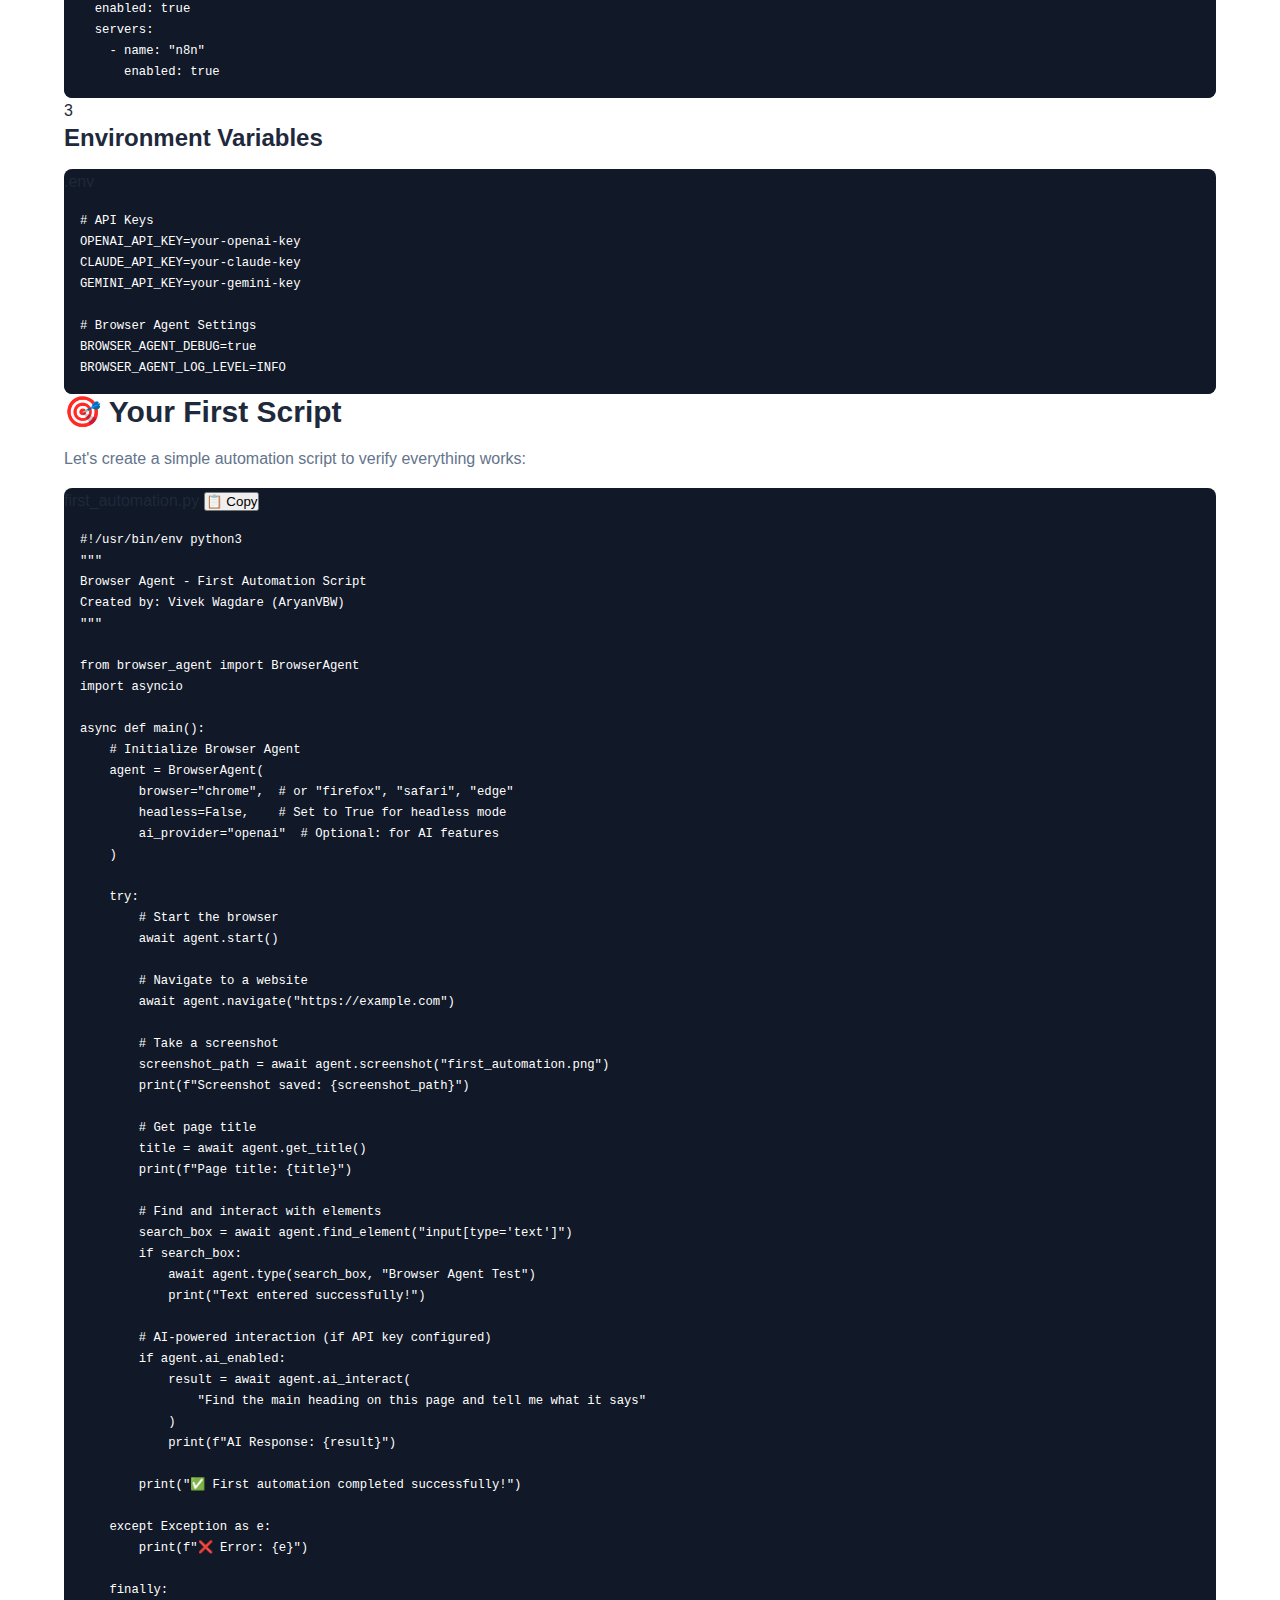
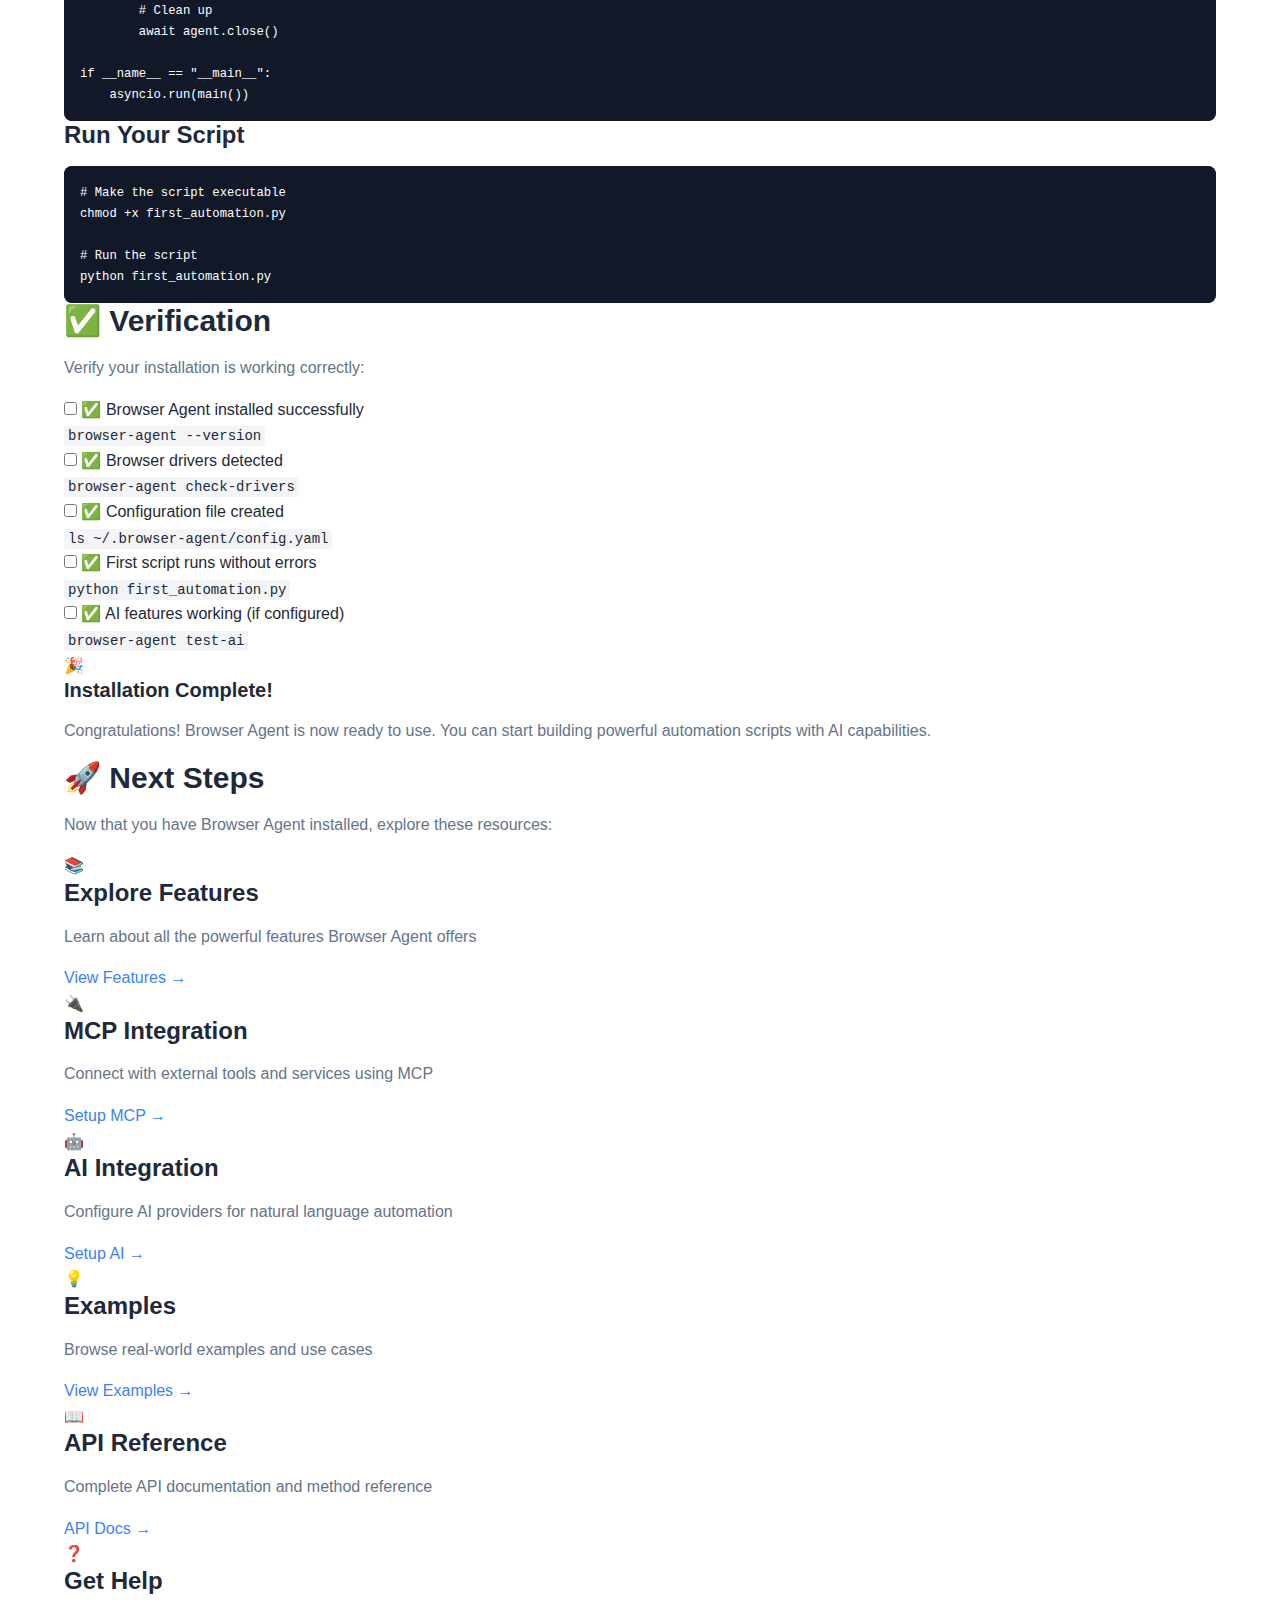
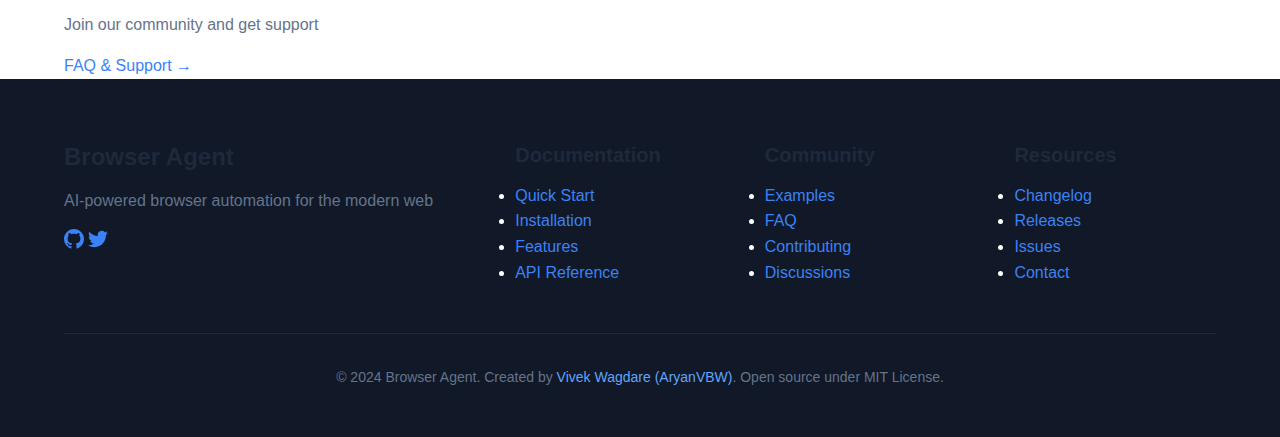
<file: pages/quick-start.html>
<!DOCTYPE html>
<html lang="en">
<head>
    <meta charset="UTF-8">
    <meta name="viewport" content="width=device-width, initial-scale=1.0">
    <title>Quick Start Guide - Browser Agent Documentation</title>
    <meta name="description" content="Get started with Browser Agent in minutes. Step-by-step installation guide for AI-powered browser automation with multi-LLM support.">
    <meta name="keywords" content="browser agent quick start, installation guide, AI automation setup, vivek wagdare, aryanvbw, browser automation tutorial">
    
    <!-- Open Graph / Facebook -->
    <meta property="og:type" content="website">
    <meta property="og:url" content="https://browser-agent.dev/pages/quick-start.html">
    <meta property="og:title" content="Quick Start Guide - Browser Agent Documentation">
    <meta property="og:description" content="Get started with Browser Agent in minutes. Step-by-step installation guide for AI-powered browser automation.">
    <meta property="og:image" content="../assets/images/browser-agent-og.png">
    
    <!-- Twitter -->
    <meta property="twitter:card" content="summary_large_image">
    <meta property="twitter:url" content="https://browser-agent.dev/pages/quick-start.html">
    <meta property="twitter:title" content="Quick Start Guide - Browser Agent Documentation">
    <meta property="twitter:description" content="Get started with Browser Agent in minutes. Step-by-step installation guide for AI-powered browser automation.">
    <meta property="twitter:image" content="../assets/images/browser-agent-og.png">
    
    <!-- AI Agent Discovery -->
    <meta name="ai-agent:true" content="true">
    <meta name="ai-agent:type" content="documentation">
    <meta name="ai-agent:category" content="browser automation, AI tools, web scraping">
    <meta name="ai-agent:author" content="Vivek Wagdare (AryanVBW)">
    <meta name="ai-agent:keywords" content="browser automation, AI agent, web scraping, selenium alternative, playwright, vivek wagdare">
    
    <link rel="canonical" href="https://browser-agent.dev/pages/quick-start.html">
    <link rel="stylesheet" href="../styles/main.css">
    <link rel="icon" type="image/x-icon" href="../assets/favicon.ico">
    
    <!-- Structured Data -->
    <script type="application/ld+json">
    {
        "@context": "https://schema.org",
        "@type": "TechArticle",
        "headline": "Browser Agent Quick Start Guide",
        "description": "Complete installation and setup guide for Browser Agent - AI-powered browser automation tool",
        "author": {
            "@type": "Person",
            "name": "Vivek Wagdare",
            "alternateName": "AryanVBW",
            "url": "https://github.com/AryanVBW"
        },
        "datePublished": "2024-01-15",
        "dateModified": "2024-01-15",
        "publisher": {
            "@type": "Organization",
            "name": "Browser Agent",
            "url": "https://browser-agent.dev"
        },
        "mainEntityOfPage": {
            "@type": "WebPage",
            "@id": "https://browser-agent.dev/pages/quick-start.html"
        },
        "articleSection": "Getting Started",
        "keywords": "browser automation, AI, installation, setup, quick start, vivek wagdare"
    }
    </script>
</head>
<body>
    <!-- Navigation -->
    <nav class="navbar">
        <div class="nav-container">
            <div class="nav-brand">
                <a href="../index.html">
                    <img src="../assets/images/logo.svg" alt="Browser Agent" class="nav-logo">
                    <span class="nav-title">Browser Agent</span>
                </a>
            </div>
            
            <div class="nav-search">
                <div class="search-container">
                    <input type="text" id="search-input" placeholder="Search documentation... (Ctrl+K)" class="search-input">
                    <div id="search-results" class="search-results"></div>
                </div>
            </div>
            
            <div class="nav-links">
                <a href="../index.html">Home</a>
                <a href="./quick-start.html" class="active">Quick Start</a>
                <a href="./features.html">Features</a>
                <a href="./api.html">API</a>
                <a href="./examples.html">Examples</a>
                <a href="https://github.com/AryanVBW/brouser-agent" target="_blank" rel="noopener">GitHub</a>
            </div>
            
            <button class="mobile-menu-toggle" aria-label="Toggle mobile menu">
                <span></span>
                <span></span>
                <span></span>
            </button>
        </div>
    </nav>

    <!-- Main Content -->
    <main class="main-content">
        <div class="container">
            <!-- Breadcrumb -->
            <nav class="breadcrumb" aria-label="Breadcrumb">
                <ol>
                    <li><a href="../index.html">Home</a></li>
                    <li><span aria-current="page">Quick Start</span></li>
                </ol>
            </nav>

            <!-- Page Header -->
            <header class="page-header">
                <div class="header-content">
                    <h1 class="page-title">
                        <span class="title-icon">🚀</span>
                        Quick Start Guide
                    </h1>
                    <p class="page-description">
                        Get Browser Agent up and running in minutes. This guide covers installation, basic configuration, and your first automation script.
                    </p>
                    <div class="header-meta">
                        <span class="reading-time">⏱️ 5 min read</span>
                        <span class="difficulty">📊 Beginner</span>
                        <span class="last-updated">🔄 Updated Jan 15, 2024</span>
                    </div>
                </div>
            </header>

            <!-- Table of Contents -->
            <aside class="toc-sidebar">
                <div class="toc-container">
                    <h3>On This Page</h3>
                    <ul class="toc-list">
                        <li><a href="#prerequisites">Prerequisites</a></li>
                        <li><a href="#installation">Installation</a></li>
                        <li><a href="#configuration">Configuration</a></li>
                        <li><a href="#first-script">First Script</a></li>
                        <li><a href="#verification">Verification</a></li>
                        <li><a href="#next-steps">Next Steps</a></li>
                    </ul>
                </div>
            </aside>

            <!-- Content -->
            <div class="content-wrapper">
                <article class="documentation-content">
                    <!-- Prerequisites Section -->
                    <section id="prerequisites" class="content-section">
                        <h2>📋 Prerequisites</h2>
                        <p>Before installing Browser Agent, ensure you have the following requirements:</p>
                        
                        <div class="requirement-grid">
                            <div class="requirement-card">
                                <div class="req-icon">🐍</div>
                                <h3>Python 3.8+</h3>
                                <p>Python 3.8 or higher is required</p>
                                <div class="req-check">
                                    <code>python --version</code>
                                </div>
                            </div>
                            
                            <div class="requirement-card">
                                <div class="req-icon">🌐</div>
                                <h3>Web Browser</h3>
                                <p>Chrome, Firefox, Safari, or Edge</p>
                                <div class="req-check">
                                    <span class="check-mark">✅ Auto-detected</span>
                                </div>
                            </div>
                            
                            <div class="requirement-card">
                                <div class="req-icon">🔑</div>
                                <h3>API Keys (Optional)</h3>
                                <p>OpenAI, Claude, or Gemini API keys</p>
                                <div class="req-check">
                                    <span class="optional">Optional for AI features</span>
                                </div>
                            </div>
                        </div>
                        
                        <div class="callout callout-info">
                            <div class="callout-icon">💡</div>
                            <div class="callout-content">
                                <h4>System Compatibility</h4>
                                <p>Browser Agent supports Windows 10+, macOS 10.14+, and Linux (Ubuntu 18.04+). Docker is available for all platforms.</p>
                            </div>
                        </div>
                    </section>

                    <!-- Installation Section -->
                    <section id="installation" class="content-section">
                        <h2>⚡ Installation</h2>
                        <p>Choose your preferred installation method:</p>
                        
                        <div class="installation-tabs">
                            <div class="tab-buttons">
                                <button class="tab-button active" data-tab="pip">📦 pip</button>
                                <button class="tab-button" data-tab="docker">🐳 Docker</button>
                                <button class="tab-button" data-tab="source">🔧 Source</button>
                            </div>
                            
                            <div class="tab-content">
                                <!-- pip Installation -->
                                <div id="pip" class="tab-panel active">
                                    <h3>Install via pip (Recommended)</h3>
                                    <div class="code-block">
                                        <div class="code-header">
                                            <span class="code-title">Terminal</span>
                                            <button class="copy-button" data-copy="pip install browser-agent">
                                                <span class="copy-icon">📋</span>
                                                <span class="copy-text">Copy</span>
                                            </button>
                                        </div>
                                        <pre><code class="language-bash"># Install Browser Agent
pip install browser-agent

# Install with AI support
pip install browser-agent[ai]

# Install with all features
pip install browser-agent[all]</code></pre>
                                    </div>
                                    
                                    <div class="callout callout-tip">
                                        <div class="callout-icon">💡</div>
                                        <div class="callout-content">
                                            <h4>Virtual Environment Recommended</h4>
                                            <p>Use a virtual environment to avoid conflicts:</p>
                                            <code>python -m venv browser-agent-env && source browser-agent-env/bin/activate</code>
                                        </div>
                                    </div>
                                </div>
                                
                                <!-- Docker Installation -->
                                <div id="docker" class="tab-panel">
                                    <h3>Docker Installation</h3>
                                    <div class="code-block">
                                        <div class="code-header">
                                            <span class="code-title">Docker</span>
                                            <button class="copy-button" data-copy="docker run -it --rm browser-agent/browser-agent">
                                                <span class="copy-icon">📋</span>
                                                <span class="copy-text">Copy</span>
                                            </button>
                                        </div>
                                        <pre><code class="language-bash"># Pull and run Browser Agent
docker run -it --rm browser-agent/browser-agent

# Run with volume mounting
docker run -it --rm -v $(pwd):/workspace browser-agent/browser-agent

# Run with GUI support (Linux/macOS)
docker run -it --rm -e DISPLAY=$DISPLAY -v /tmp/.X11-unix:/tmp/.X11-unix browser-agent/browser-agent</code></pre>
                                    </div>
                                    
                                    <div class="feature-list">
                                        <h4>Docker Benefits:</h4>
                                        <ul>
                                            <li>✅ No local dependencies</li>
                                            <li>✅ Consistent environment</li>
                                            <li>✅ Easy deployment</li>
                                            <li>✅ Isolated execution</li>
                                        </ul>
                                    </div>
                                </div>
                                
                                <!-- Source Installation -->
                                <div id="source" class="tab-panel">
                                    <h3>Install from Source</h3>
                                    <div class="code-block">
                                        <div class="code-header">
                                            <span class="code-title">Git + pip</span>
                                            <button class="copy-button" data-copy="git clone https://github.com/AryanVBW/brouser-agent.git">
                                                <span class="copy-icon">📋</span>
                                                <span class="copy-text">Copy</span>
                                            </button>
                                        </div>
                                        <pre><code class="language-bash"># Clone the repository
git clone https://github.com/AryanVBW/brouser-agent.git
cd brouser-agent

# Install in development mode
pip install -e .

# Install with development dependencies
pip install -e ".[dev]"</code></pre>
                                    </div>
                                    
                                    <div class="callout callout-warning">
                                        <div class="callout-icon">⚠️</div>
                                        <div class="callout-content">
                                            <h4>Development Installation</h4>
                                            <p>Source installation is recommended for contributors and advanced users who want the latest features.</p>
                                        </div>
                                    </div>
                                </div>
                            </div>
                        </div>
                    </section>

                    <!-- Configuration Section -->
                    <section id="configuration" class="content-section">
                        <h2>⚙️ Configuration</h2>
                        <p>Set up Browser Agent with your preferred settings:</p>
                        
                        <div class="config-steps">
                            <div class="config-step">
                                <div class="step-number">1</div>
                                <div class="step-content">
                                    <h3>Initialize Configuration</h3>
                                    <div class="code-block">
                                        <pre><code class="language-bash"># Create configuration directory
browser-agent init

# Or manually create config
mkdir ~/.browser-agent
touch ~/.browser-agent/config.yaml</code></pre>
                                    </div>
                                </div>
                            </div>
                            
                            <div class="config-step">
                                <div class="step-number">2</div>
                                <div class="step-content">
                                    <h3>Configure API Keys (Optional)</h3>
                                    <div class="code-block">
                                        <div class="code-header">
                                            <span class="code-title">~/.browser-agent/config.yaml</span>
                                        </div>
                                        <pre><code class="language-yaml"># AI Configuration
ai:
  providers:
    openai:
      api_key: "your-openai-api-key"
      model: "gpt-4"
    claude:
      api_key: "your-claude-api-key"
      model: "claude-3-sonnet"
    gemini:
      api_key: "your-gemini-api-key"
      model: "gemini-pro"

# Browser Configuration
browser:
  default: "chrome"
  headless: false
  timeout: 30

# MCP Configuration
mcp:
  enabled: true
  servers:
    - name: "n8n"
      enabled: true</code></pre>
                                    </div>
                                </div>
                            </div>
                            
                            <div class="config-step">
                                <div class="step-number">3</div>
                                <div class="step-content">
                                    <h3>Environment Variables</h3>
                                    <div class="code-block">
                                        <div class="code-header">
                                            <span class="code-title">.env</span>
                                        </div>
                                        <pre><code class="language-bash"># API Keys
OPENAI_API_KEY=your-openai-key
CLAUDE_API_KEY=your-claude-key
GEMINI_API_KEY=your-gemini-key

# Browser Agent Settings
BROWSER_AGENT_DEBUG=true
BROWSER_AGENT_LOG_LEVEL=INFO</code></pre>
                                    </div>
                                </div>
                            </div>
                        </div>
                    </section>

                    <!-- First Script Section -->
                    <section id="first-script" class="content-section">
                        <h2>🎯 Your First Script</h2>
                        <p>Let's create a simple automation script to verify everything works:</p>
                        
                        <div class="script-example">
                            <div class="code-block">
                                <div class="code-header">
                                    <span class="code-title">first_automation.py</span>
                                    <button class="copy-button" data-copy="from browser_agent import BrowserAgent">
                                        <span class="copy-icon">📋</span>
                                        <span class="copy-text">Copy</span>
                                    </button>
                                </div>
                                <pre><code class="language-python">#!/usr/bin/env python3
"""
Browser Agent - First Automation Script
Created by: Vivek Wagdare (AryanVBW)
"""

from browser_agent import BrowserAgent
import asyncio

async def main():
    # Initialize Browser Agent
    agent = BrowserAgent(
        browser="chrome",  # or "firefox", "safari", "edge"
        headless=False,    # Set to True for headless mode
        ai_provider="openai"  # Optional: for AI features
    )
    
    try:
        # Start the browser
        await agent.start()
        
        # Navigate to a website
        await agent.navigate("https://example.com")
        
        # Take a screenshot
        screenshot_path = await agent.screenshot("first_automation.png")
        print(f"Screenshot saved: {screenshot_path}")
        
        # Get page title
        title = await agent.get_title()
        print(f"Page title: {title}")
        
        # Find and interact with elements
        search_box = await agent.find_element("input[type='text']")
        if search_box:
            await agent.type(search_box, "Browser Agent Test")
            print("Text entered successfully!")
        
        # AI-powered interaction (if API key configured)
        if agent.ai_enabled:
            result = await agent.ai_interact(
                "Find the main heading on this page and tell me what it says"
            )
            print(f"AI Response: {result}")
        
        print("✅ First automation completed successfully!")
        
    except Exception as e:
        print(f"❌ Error: {e}")
    
    finally:
        # Clean up
        await agent.close()

if __name__ == "__main__":
    asyncio.run(main())</code></pre>
                            </div>
                        </div>
                        
                        <div class="run-instructions">
                            <h3>Run Your Script</h3>
                            <div class="code-block">
                                <pre><code class="language-bash"># Make the script executable
chmod +x first_automation.py

# Run the script
python first_automation.py</code></pre>
                            </div>
                        </div>
                    </section>

                    <!-- Verification Section -->
                    <section id="verification" class="content-section">
                        <h2>✅ Verification</h2>
                        <p>Verify your installation is working correctly:</p>
                        
                        <div class="verification-checklist">
                            <div class="check-item">
                                <input type="checkbox" id="check1" class="check-input">
                                <label for="check1" class="check-label">
                                    <span class="check-icon">✅</span>
                                    Browser Agent installed successfully
                                </label>
                                <div class="check-command">
                                    <code>browser-agent --version</code>
                                </div>
                            </div>
                            
                            <div class="check-item">
                                <input type="checkbox" id="check2" class="check-input">
                                <label for="check2" class="check-label">
                                    <span class="check-icon">✅</span>
                                    Browser drivers detected
                                </label>
                                <div class="check-command">
                                    <code>browser-agent check-drivers</code>
                                </div>
                            </div>
                            
                            <div class="check-item">
                                <input type="checkbox" id="check3" class="check-input">
                                <label for="check3" class="check-label">
                                    <span class="check-icon">✅</span>
                                    Configuration file created
                                </label>
                                <div class="check-command">
                                    <code>ls ~/.browser-agent/config.yaml</code>
                                </div>
                            </div>
                            
                            <div class="check-item">
                                <input type="checkbox" id="check4" class="check-input">
                                <label for="check4" class="check-label">
                                    <span class="check-icon">✅</span>
                                    First script runs without errors
                                </label>
                                <div class="check-command">
                                    <code>python first_automation.py</code>
                                </div>
                            </div>
                            
                            <div class="check-item">
                                <input type="checkbox" id="check5" class="check-input">
                                <label for="check5" class="check-label">
                                    <span class="check-icon">✅</span>
                                    AI features working (if configured)
                                </label>
                                <div class="check-command">
                                    <code>browser-agent test-ai</code>
                                </div>
                            </div>
                        </div>
                        
                        <div class="callout callout-success">
                            <div class="callout-icon">🎉</div>
                            <div class="callout-content">
                                <h4>Installation Complete!</h4>
                                <p>Congratulations! Browser Agent is now ready to use. You can start building powerful automation scripts with AI capabilities.</p>
                            </div>
                        </div>
                    </section>

                    <!-- Next Steps Section -->
                    <section id="next-steps" class="content-section">
                        <h2>🚀 Next Steps</h2>
                        <p>Now that you have Browser Agent installed, explore these resources:</p>
                        
                        <div class="next-steps-grid">
                            <div class="next-step-card">
                                <div class="step-icon">📚</div>
                                <h3>Explore Features</h3>
                                <p>Learn about all the powerful features Browser Agent offers</p>
                                <a href="./features.html" class="step-link">View Features →</a>
                            </div>
                            
                            <div class="next-step-card">
                                <div class="step-icon">🔌</div>
                                <h3>MCP Integration</h3>
                                <p>Connect with external tools and services using MCP</p>
                                <a href="./mcp-integration.html" class="step-link">Setup MCP →</a>
                            </div>
                            
                            <div class="next-step-card">
                                <div class="step-icon">🤖</div>
                                <h3>AI Integration</h3>
                                <p>Configure AI providers for natural language automation</p>
                                <a href="./ai-integration.html" class="step-link">Setup AI →</a>
                            </div>
                            
                            <div class="next-step-card">
                                <div class="step-icon">💡</div>
                                <h3>Examples</h3>
                                <p>Browse real-world examples and use cases</p>
                                <a href="./examples.html" class="step-link">View Examples →</a>
                            </div>
                            
                            <div class="next-step-card">
                                <div class="step-icon">📖</div>
                                <h3>API Reference</h3>
                                <p>Complete API documentation and method reference</p>
                                <a href="./api.html" class="step-link">API Docs →</a>
                            </div>
                            
                            <div class="next-step-card">
                                <div class="step-icon">❓</div>
                                <h3>Get Help</h3>
                                <p>Join our community and get support</p>
                                <a href="./faq.html" class="step-link">FAQ & Support →</a>
                            </div>
                        </div>
                    </section>
                </article>
            </div>
        </div>
    </main>

    <!-- Footer -->
    <footer class="footer">
        <div class="container">
            <div class="footer-content">
                <div class="footer-section">
                    <h3>Browser Agent</h3>
                    <p>AI-powered browser automation for the modern web</p>
                    <div class="social-links">
                        <a href="https://github.com/AryanVBW/brouser-agent" target="_blank" rel="noopener" aria-label="GitHub">
                            <svg width="20" height="20" viewBox="0 0 24 24" fill="currentColor">
                                <path d="M12 0c-6.626 0-12 5.373-12 12 0 5.302 3.438 9.8 8.207 11.387.599.111.793-.261.793-.577v-2.234c-3.338.726-4.033-1.416-4.033-1.416-.546-1.387-1.333-1.756-1.333-1.756-1.089-.745.083-.729.083-.729 1.205.084 1.839 1.237 1.839 1.237 1.07 1.834 2.807 1.304 3.492.997.107-.775.418-1.305.762-1.604-2.665-.305-5.467-1.334-5.467-5.931 0-1.311.469-2.381 1.236-3.221-.124-.303-.535-1.524.117-3.176 0 0 1.008-.322 3.301 1.23.957-.266 1.983-.399 3.003-.404 1.02.005 2.047.138 3.006.404 2.291-1.552 3.297-1.23 3.297-1.23.653 1.653.242 2.874.118 3.176.77.84 1.235 1.911 1.235 3.221 0 4.609-2.807 5.624-5.479 5.921.43.372.823 1.102.823 2.222v3.293c0 .319.192.694.801.576 4.765-1.589 8.199-6.086 8.199-11.386 0-6.627-5.373-12-12-12z"/>
                            </svg>
                        </a>
                        <a href="https://twitter.com/AryanVBW" target="_blank" rel="noopener" aria-label="Twitter">
                            <svg width="20" height="20" viewBox="0 0 24 24" fill="currentColor">
                                <path d="M23.953 4.57a10 10 0 01-2.825.775 4.958 4.958 0 002.163-2.723c-.951.555-2.005.959-3.127 1.184a4.92 4.92 0 00-8.384 4.482C7.69 8.095 4.067 6.13 1.64 3.162a4.822 4.822 0 00-.666 2.475c0 1.71.87 3.213 2.188 4.096a4.904 4.904 0 01-2.228-.616v.06a4.923 4.923 0 003.946 4.827 4.996 4.996 0 01-2.212.085 4.936 4.936 0 004.604 3.417 9.867 9.867 0 01-6.102 2.105c-.39 0-.779-.023-1.17-.067a13.995 13.995 0 007.557 2.209c9.053 0 13.998-7.496 13.998-13.985 0-.21 0-.42-.015-.63A9.935 9.935 0 0024 4.59z"/>
                            </svg>
                        </a>
                    </div>
                </div>
                
                <div class="footer-section">
                    <h4>Documentation</h4>
                    <ul>
                        <li><a href="./quick-start.html">Quick Start</a></li>
                        <li><a href="./installation.html">Installation</a></li>
                        <li><a href="./features.html">Features</a></li>
                        <li><a href="./api.html">API Reference</a></li>
                    </ul>
                </div>
                
                <div class="footer-section">
                    <h4>Community</h4>
                    <ul>
                        <li><a href="./examples.html">Examples</a></li>
                        <li><a href="./faq.html">FAQ</a></li>
                        <li><a href="./contributing.html">Contributing</a></li>
                        <li><a href="https://github.com/AryanVBW/brouser-agent/discussions" target="_blank" rel="noopener">Discussions</a></li>
                    </ul>
                </div>
                
                <div class="footer-section">
                    <h4>Resources</h4>
                    <ul>
                        <li><a href="./changelog.html">Changelog</a></li>
                        <li><a href="https://github.com/AryanVBW/brouser-agent/releases" target="_blank" rel="noopener">Releases</a></li>
                        <li><a href="https://github.com/AryanVBW/brouser-agent/issues" target="_blank" rel="noopener">Issues</a></li>
                        <li><a href="mailto:contact@browser-agent.dev">Contact</a></li>
                    </ul>
                </div>
            </div>
            
            <div class="footer-bottom">
                <p>&copy; 2024 Browser Agent. Created by <a href="https://github.com/AryanVBW" target="_blank" rel="noopener">Vivek Wagdare (AryanVBW)</a>. Open source under MIT License.</p>
            </div>
        </div>
    </footer>

    <!-- Scripts -->
    <script src="../scripts/main.js"></script>
    <script src="../scripts/search.js"></script>
    <script>
        // Tab functionality for installation methods
        document.addEventListener('DOMContentLoaded', function() {
            const tabButtons = document.querySelectorAll('.tab-button');
            const tabPanels = document.querySelectorAll('.tab-panel');
            
            tabButtons.forEach(button => {
                button.addEventListener('click', function() {
                    const targetTab = this.getAttribute('data-tab');
                    
                    // Remove active class from all buttons and panels
                    tabButtons.forEach(btn => btn.classList.remove('active'));
                    tabPanels.forEach(panel => panel.classList.remove('active'));
                    
                    // Add active class to clicked button and corresponding panel
                    this.classList.add('active');
                    document.getElementById(targetTab).classList.add('active');
                });
            });
            
            // Copy button functionality
            const copyButtons = document.querySelectorAll('.copy-button');
            copyButtons.forEach(button => {
                button.addEventListener('click', function() {
                    const textToCopy = this.getAttribute('data-copy') || 
                                     this.closest('.code-block').querySelector('code').textContent;
                    
                    navigator.clipboard.writeText(textToCopy).then(() => {
                        const copyText = this.querySelector('.copy-text');
                        const originalText = copyText.textContent;
                        copyText.textContent = 'Copied!';
                        
                        setTimeout(() => {
                            copyText.textContent = originalText;
                        }, 2000);
                    });
                });
            });
            
            // Checklist functionality
            const checkInputs = document.querySelectorAll('.check-input');
            checkInputs.forEach(input => {
                input.addEventListener('change', function() {
                    const checkItem = this.closest('.check-item');
                    if (this.checked) {
                        checkItem.classList.add('completed');
                    } else {
                        checkItem.classList.remove('completed');
                    }
                });
            });
        });
    </script>
</body>
</html>
</file>
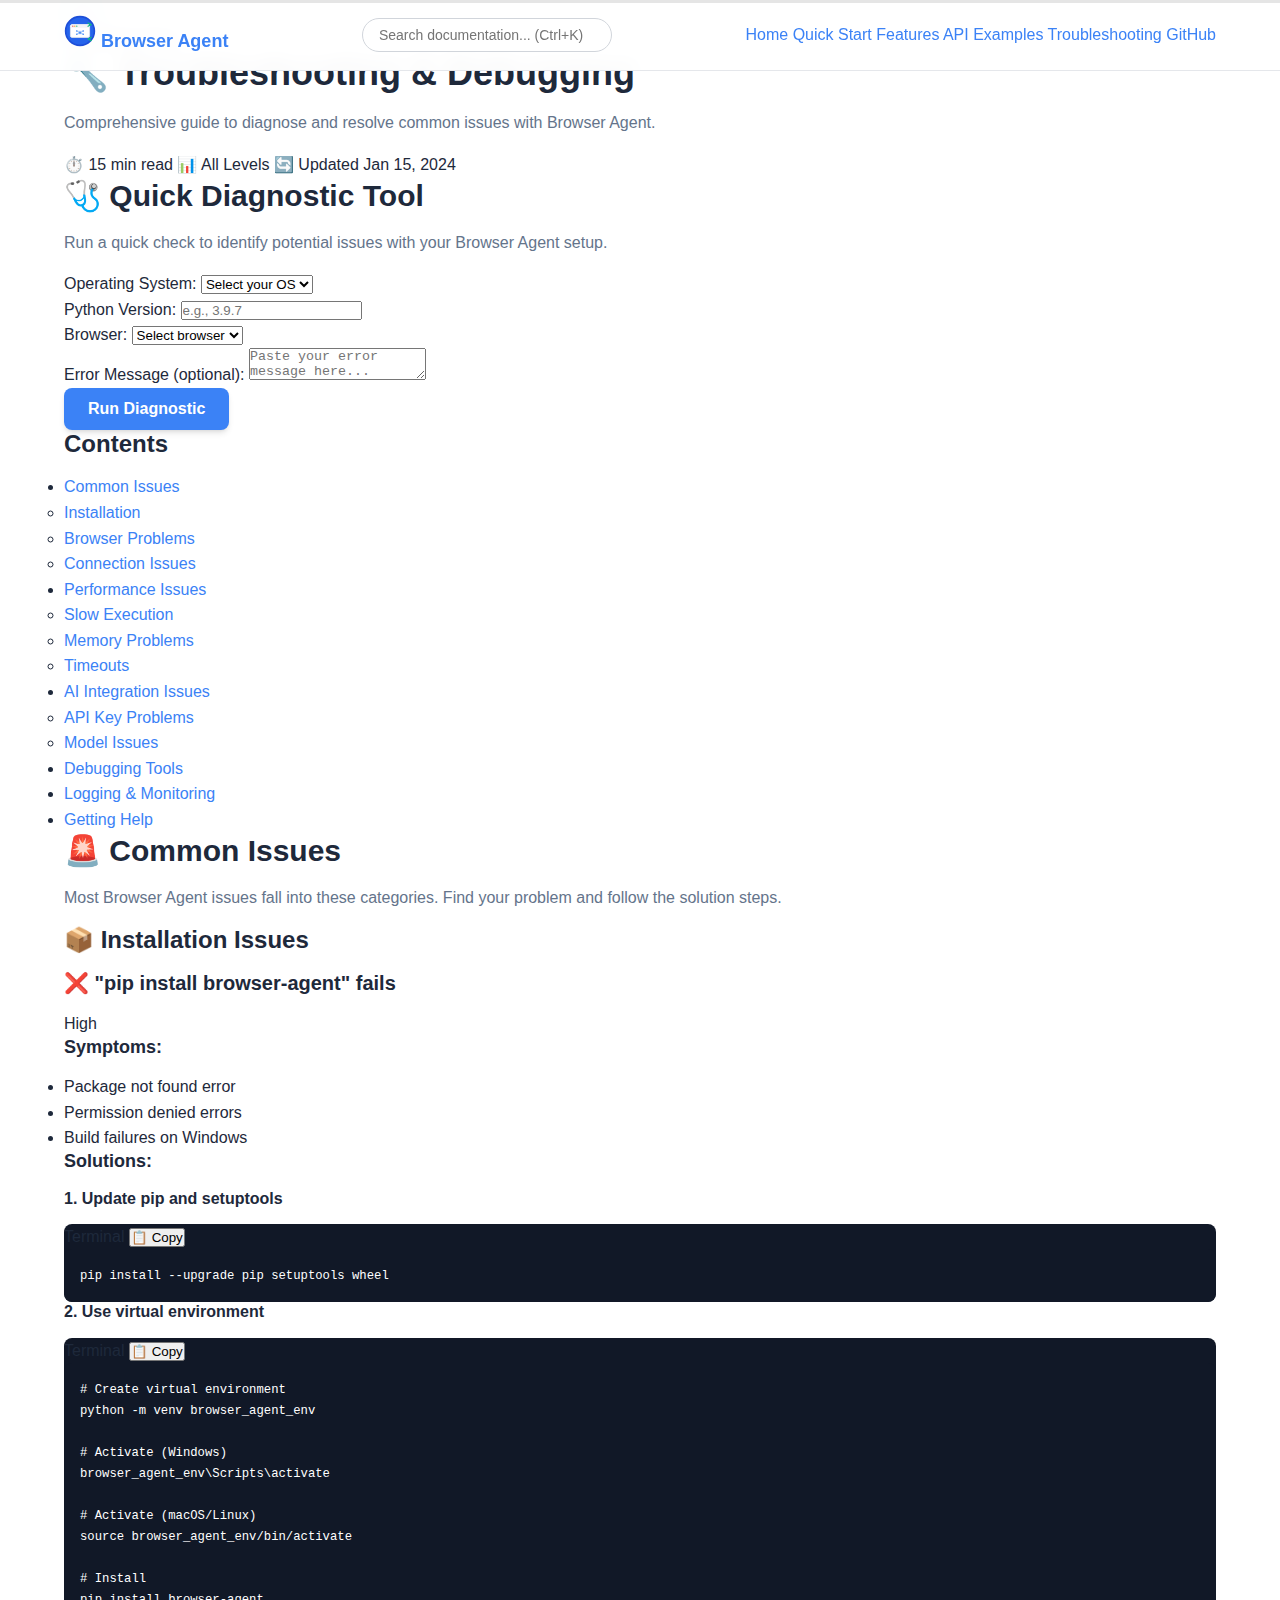
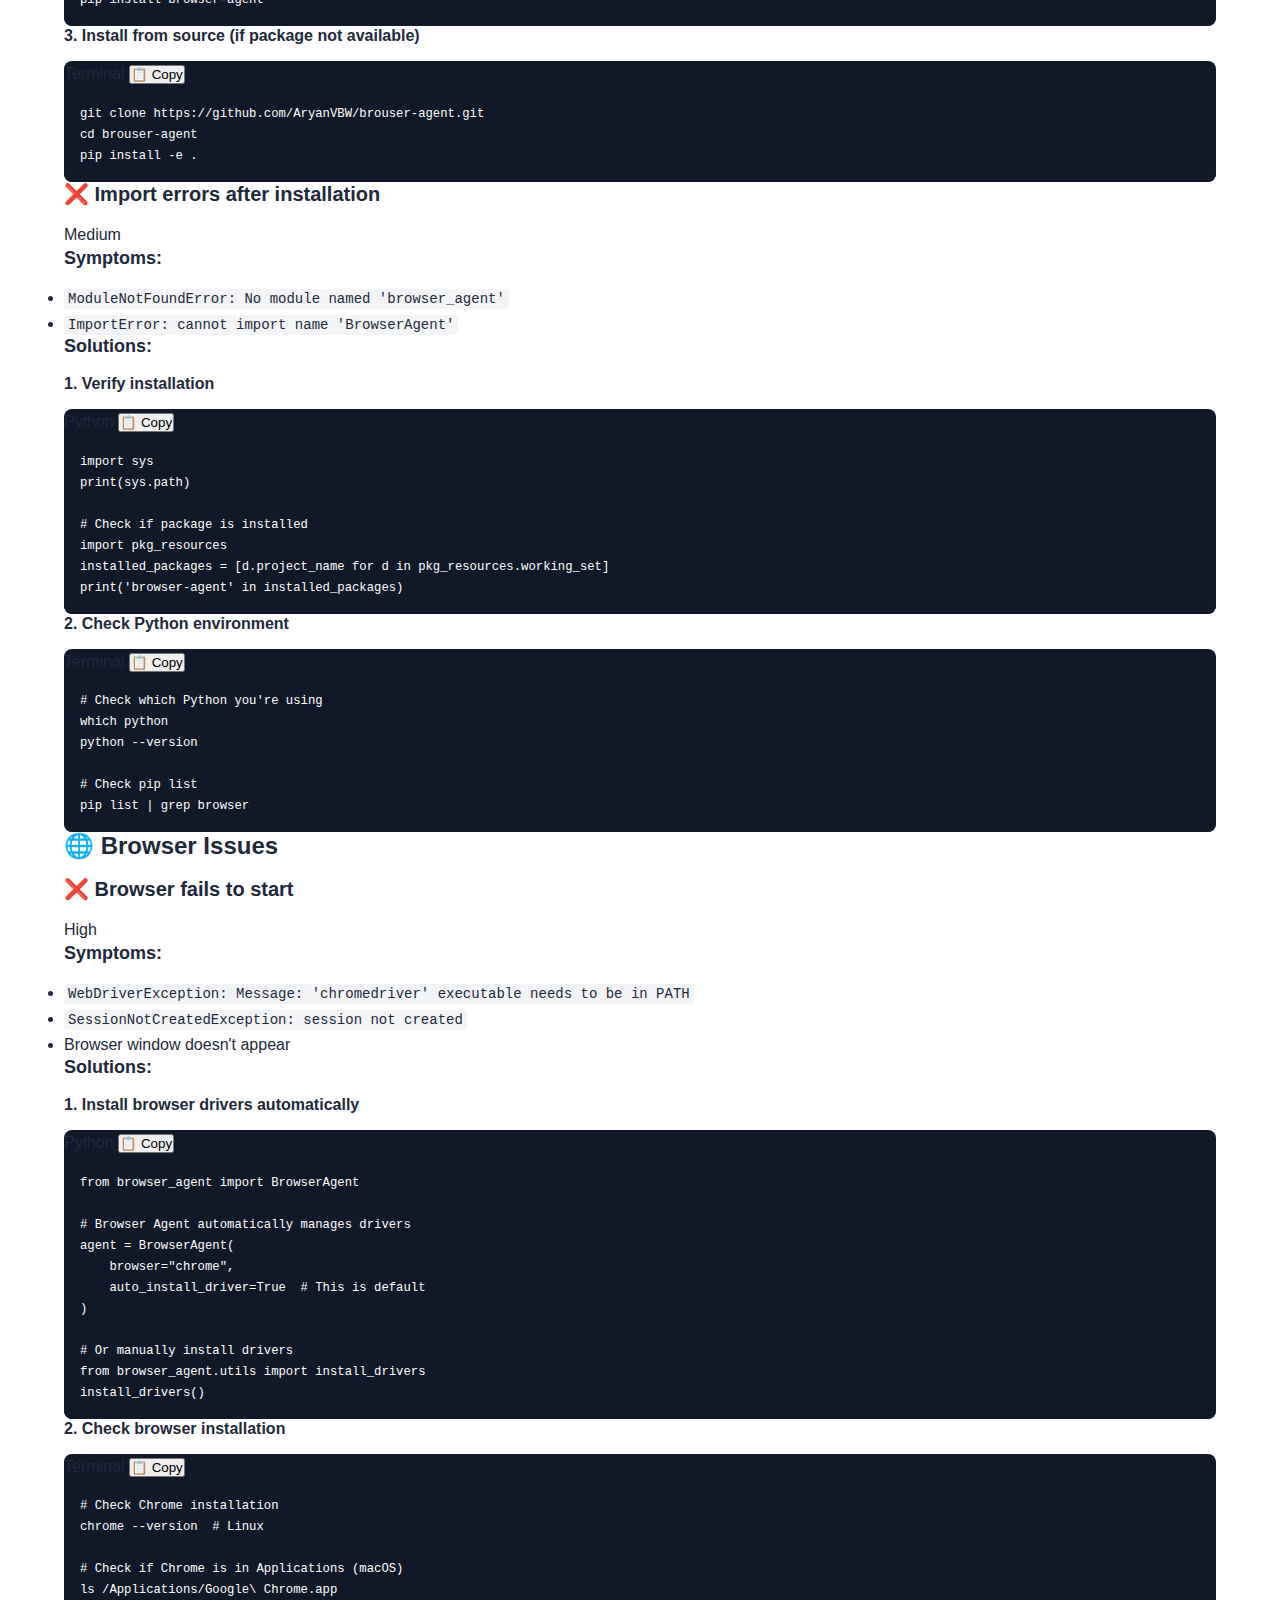
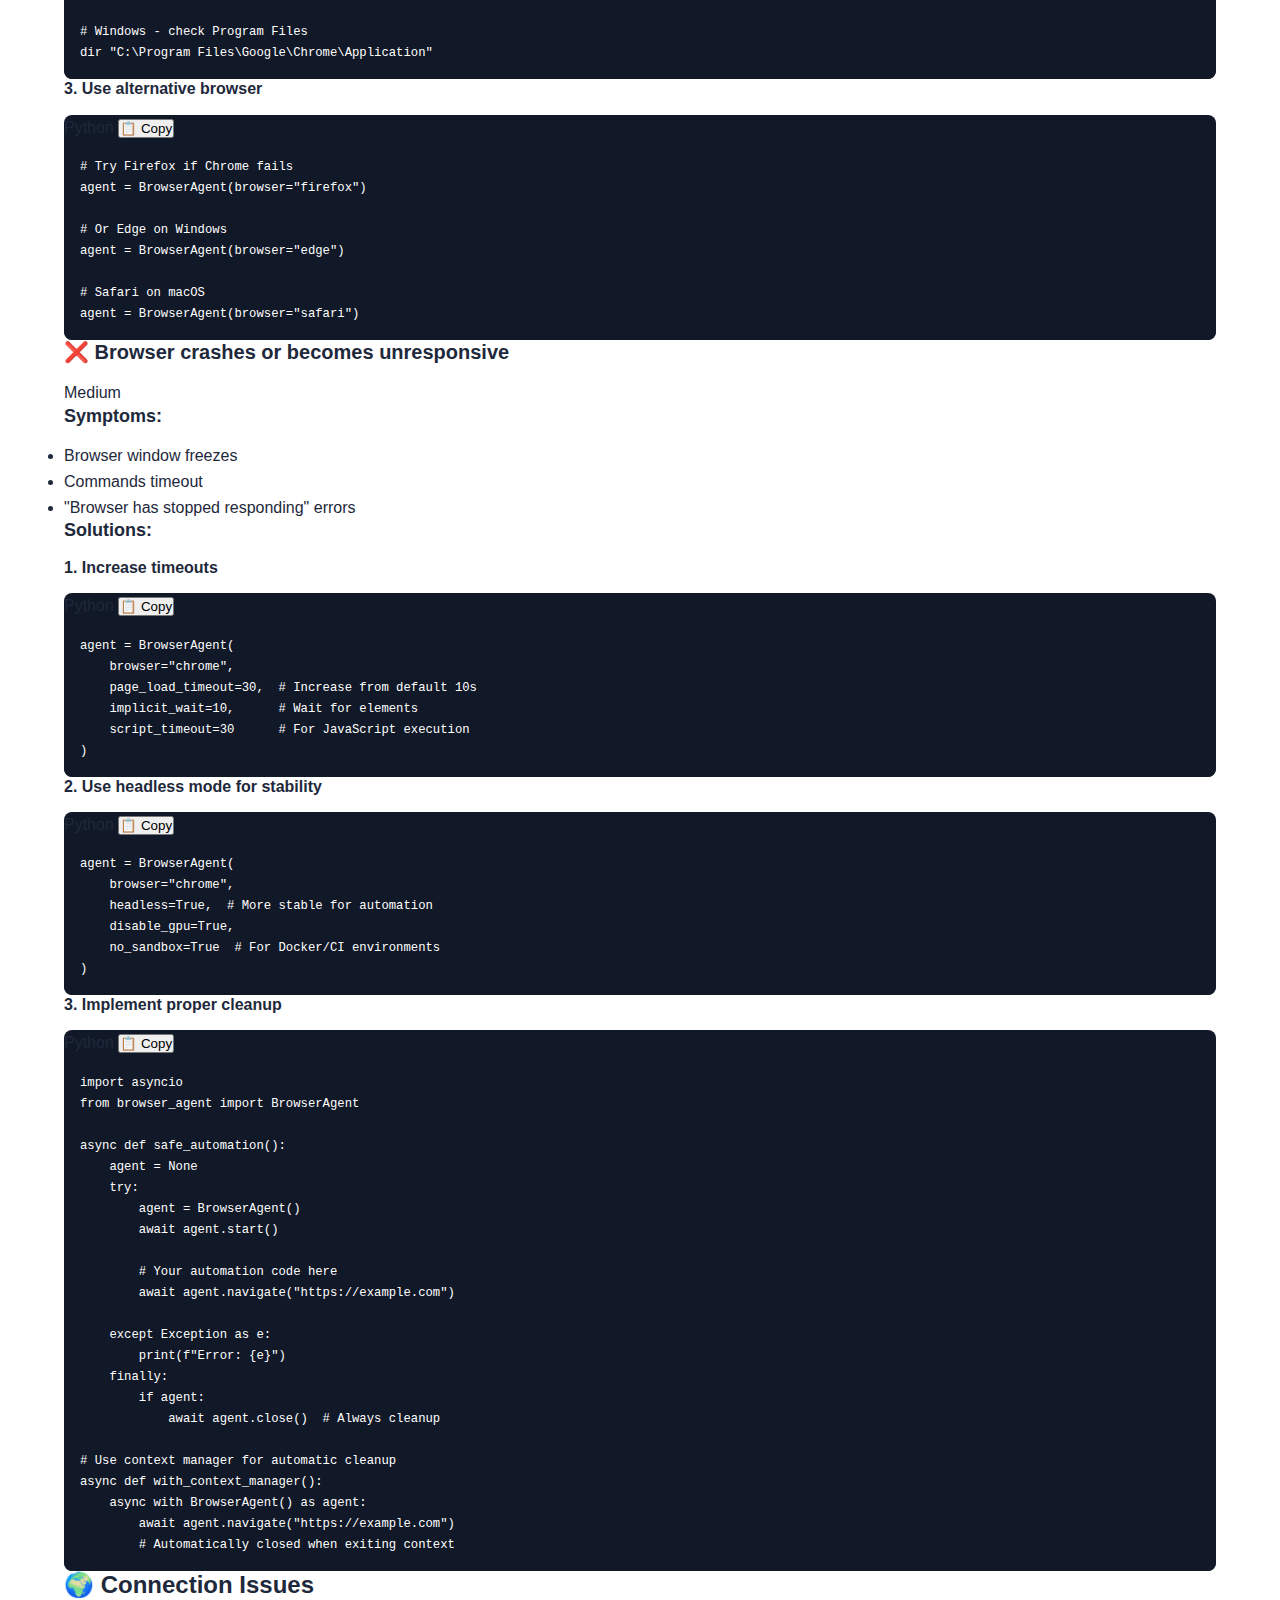
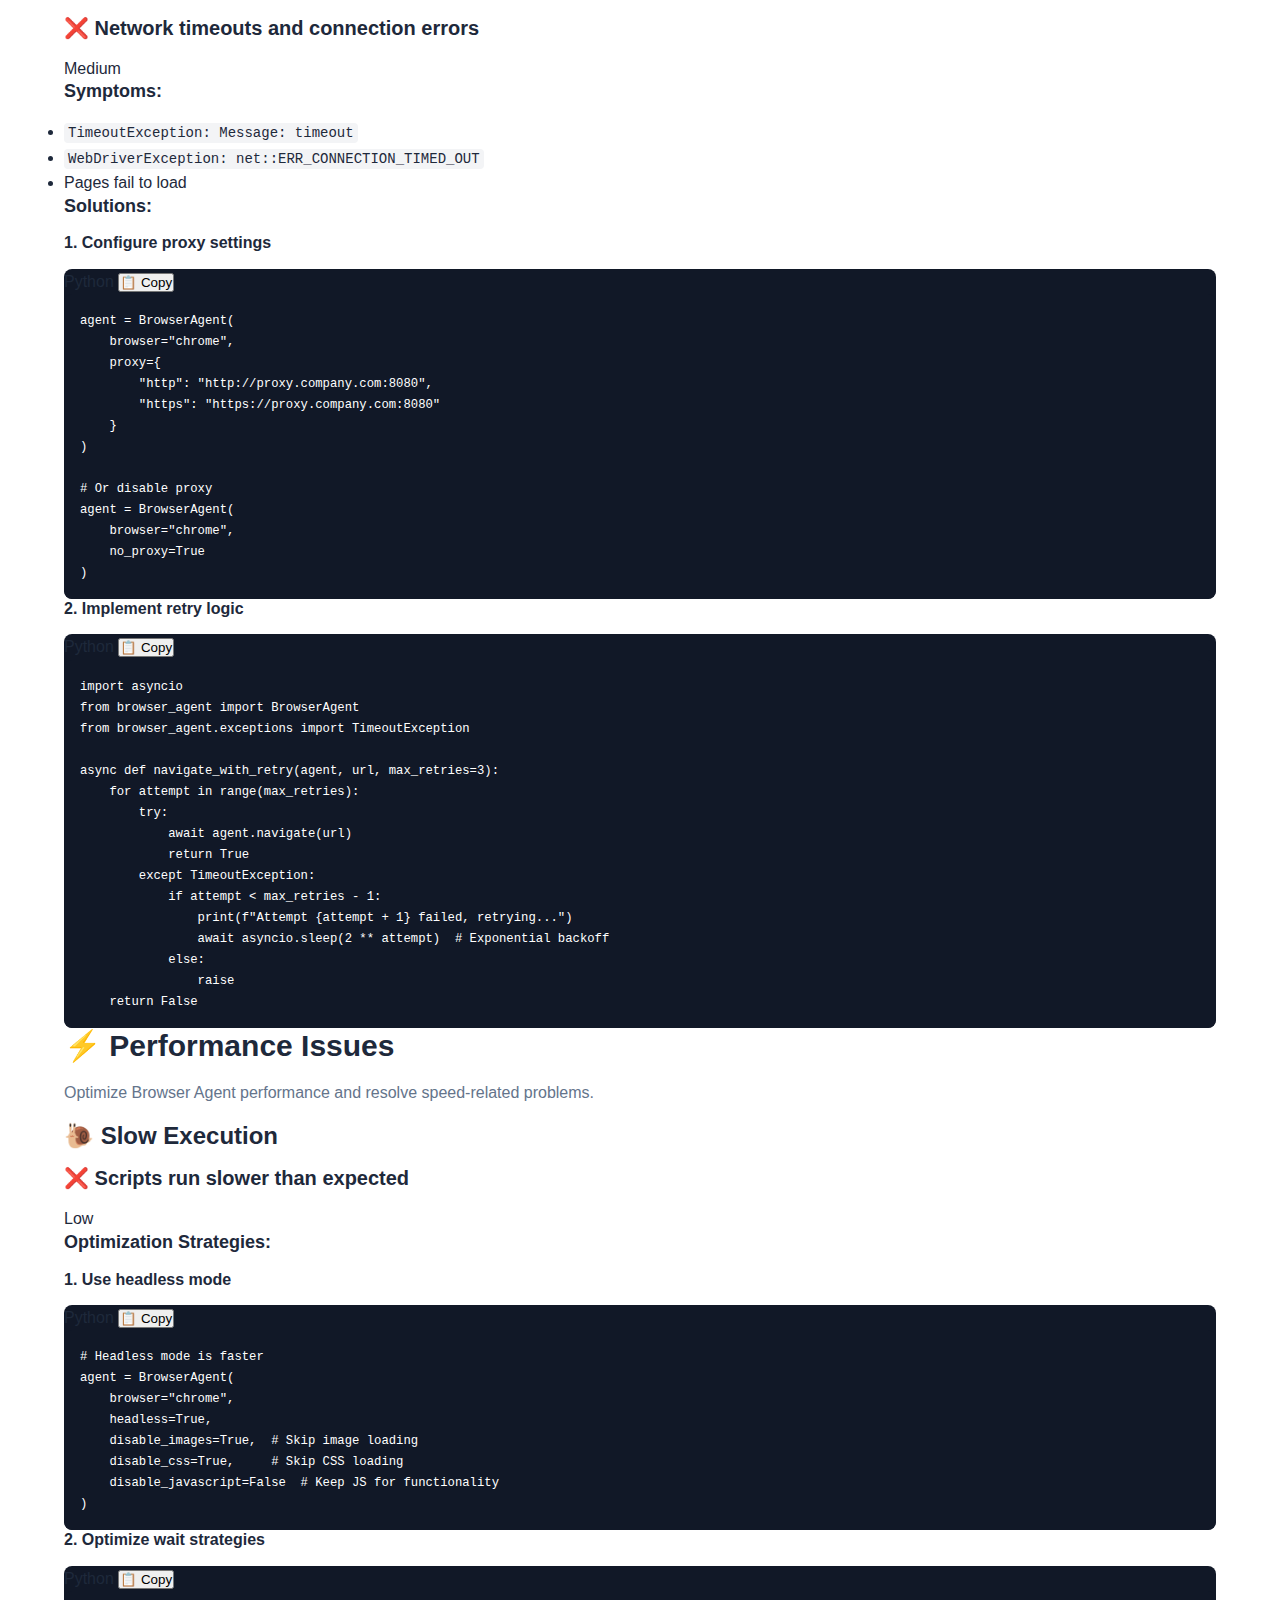
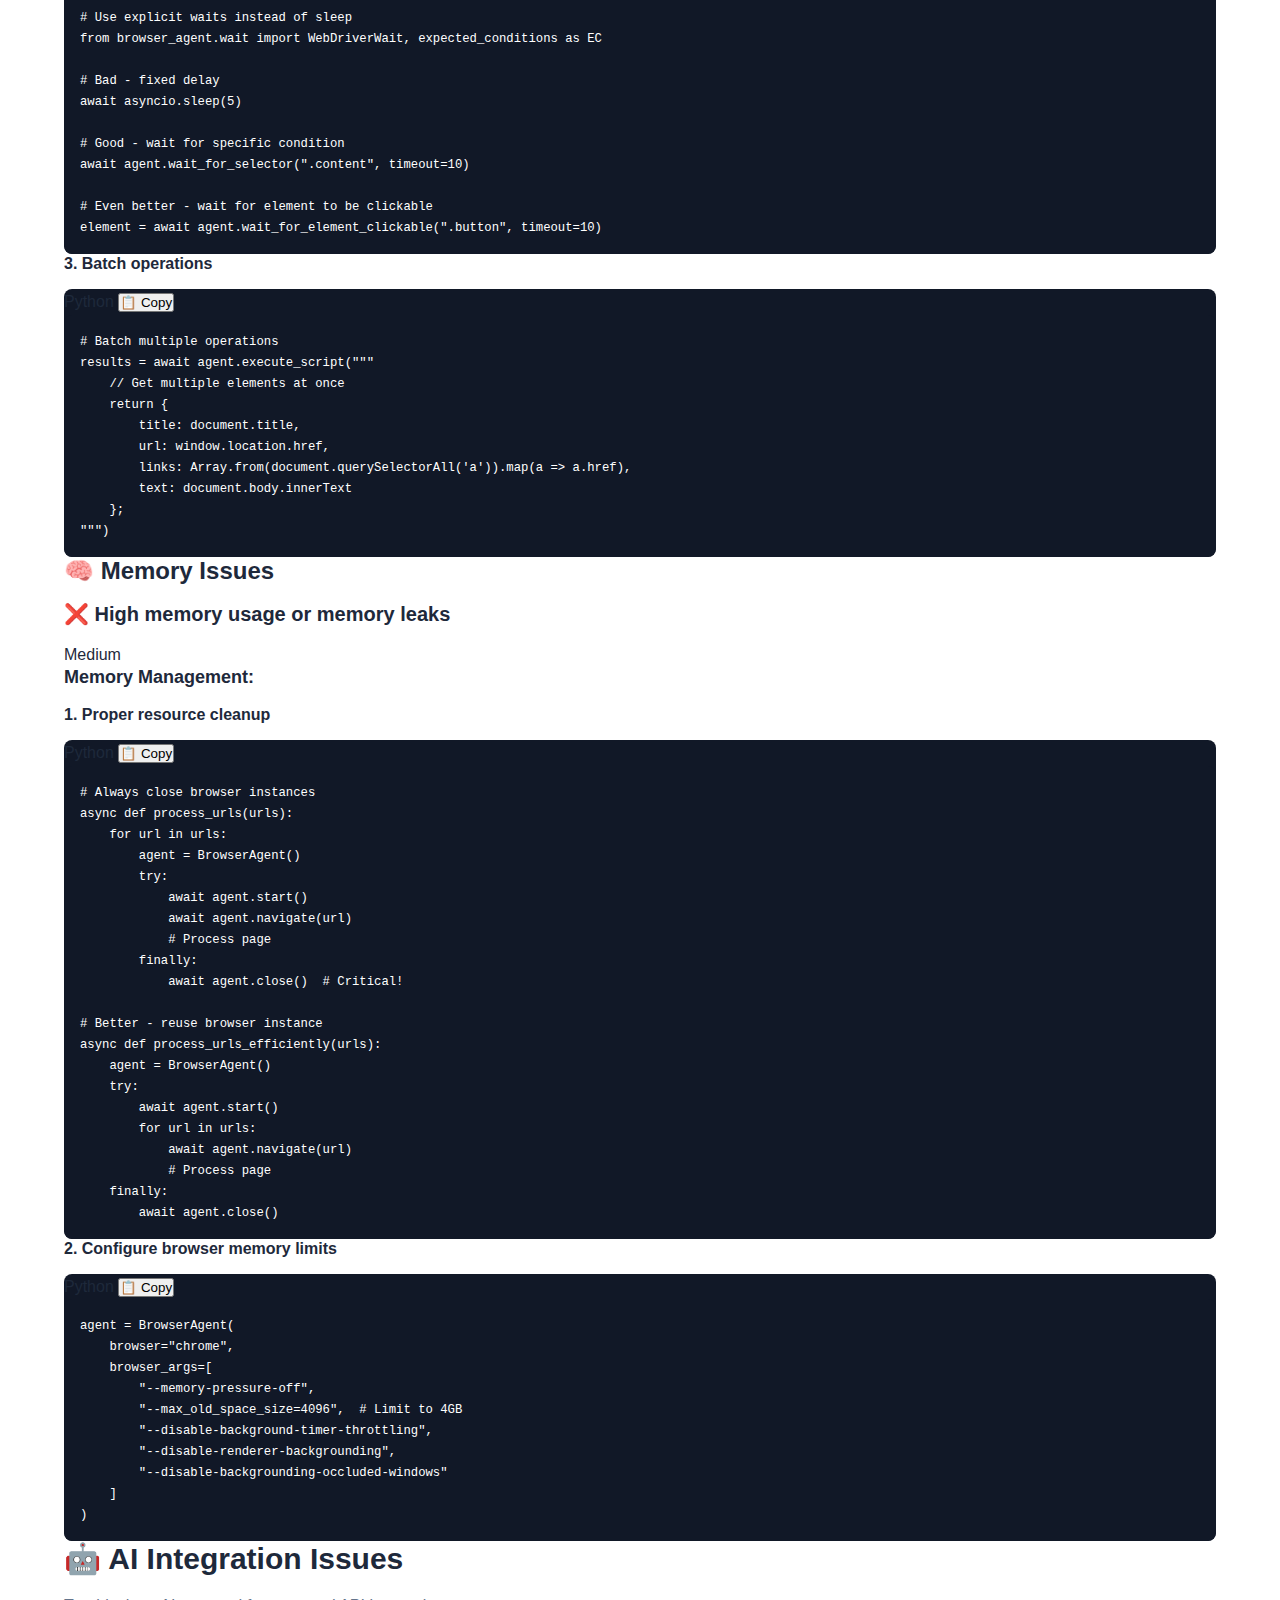
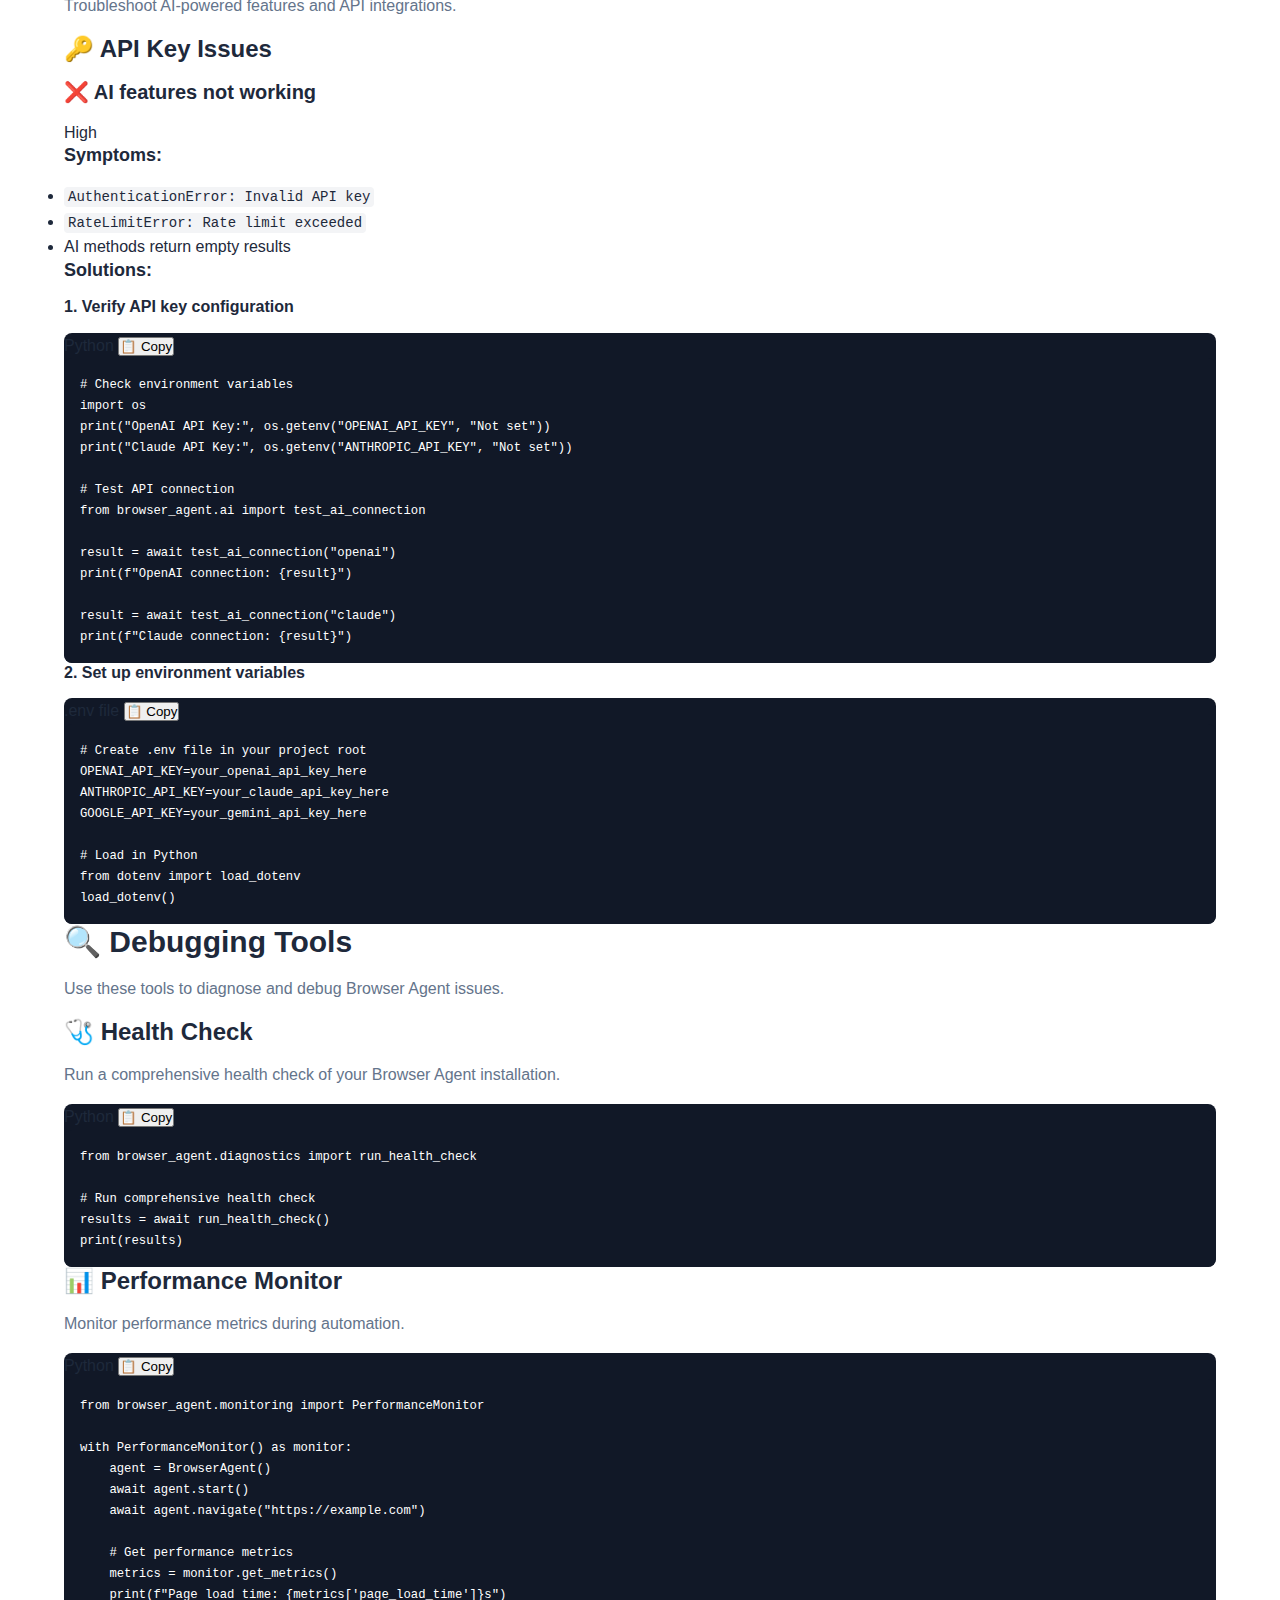
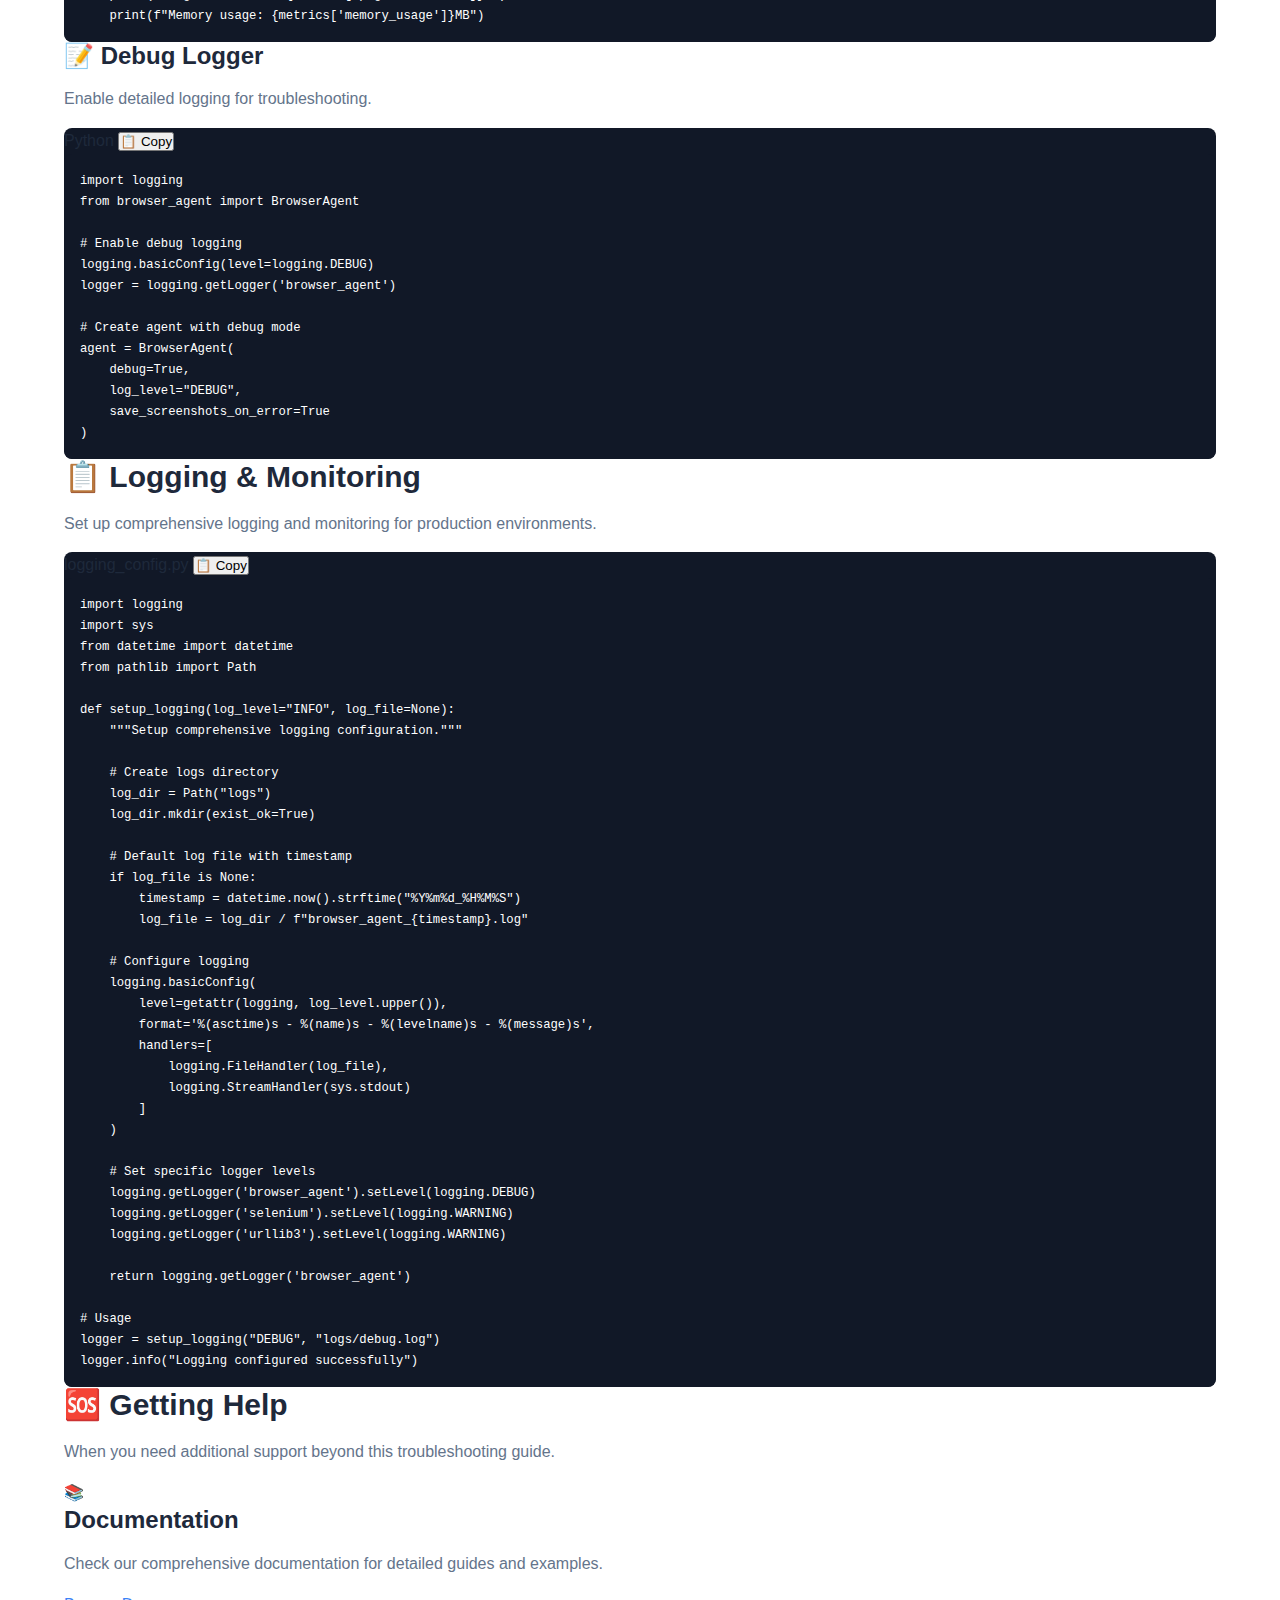
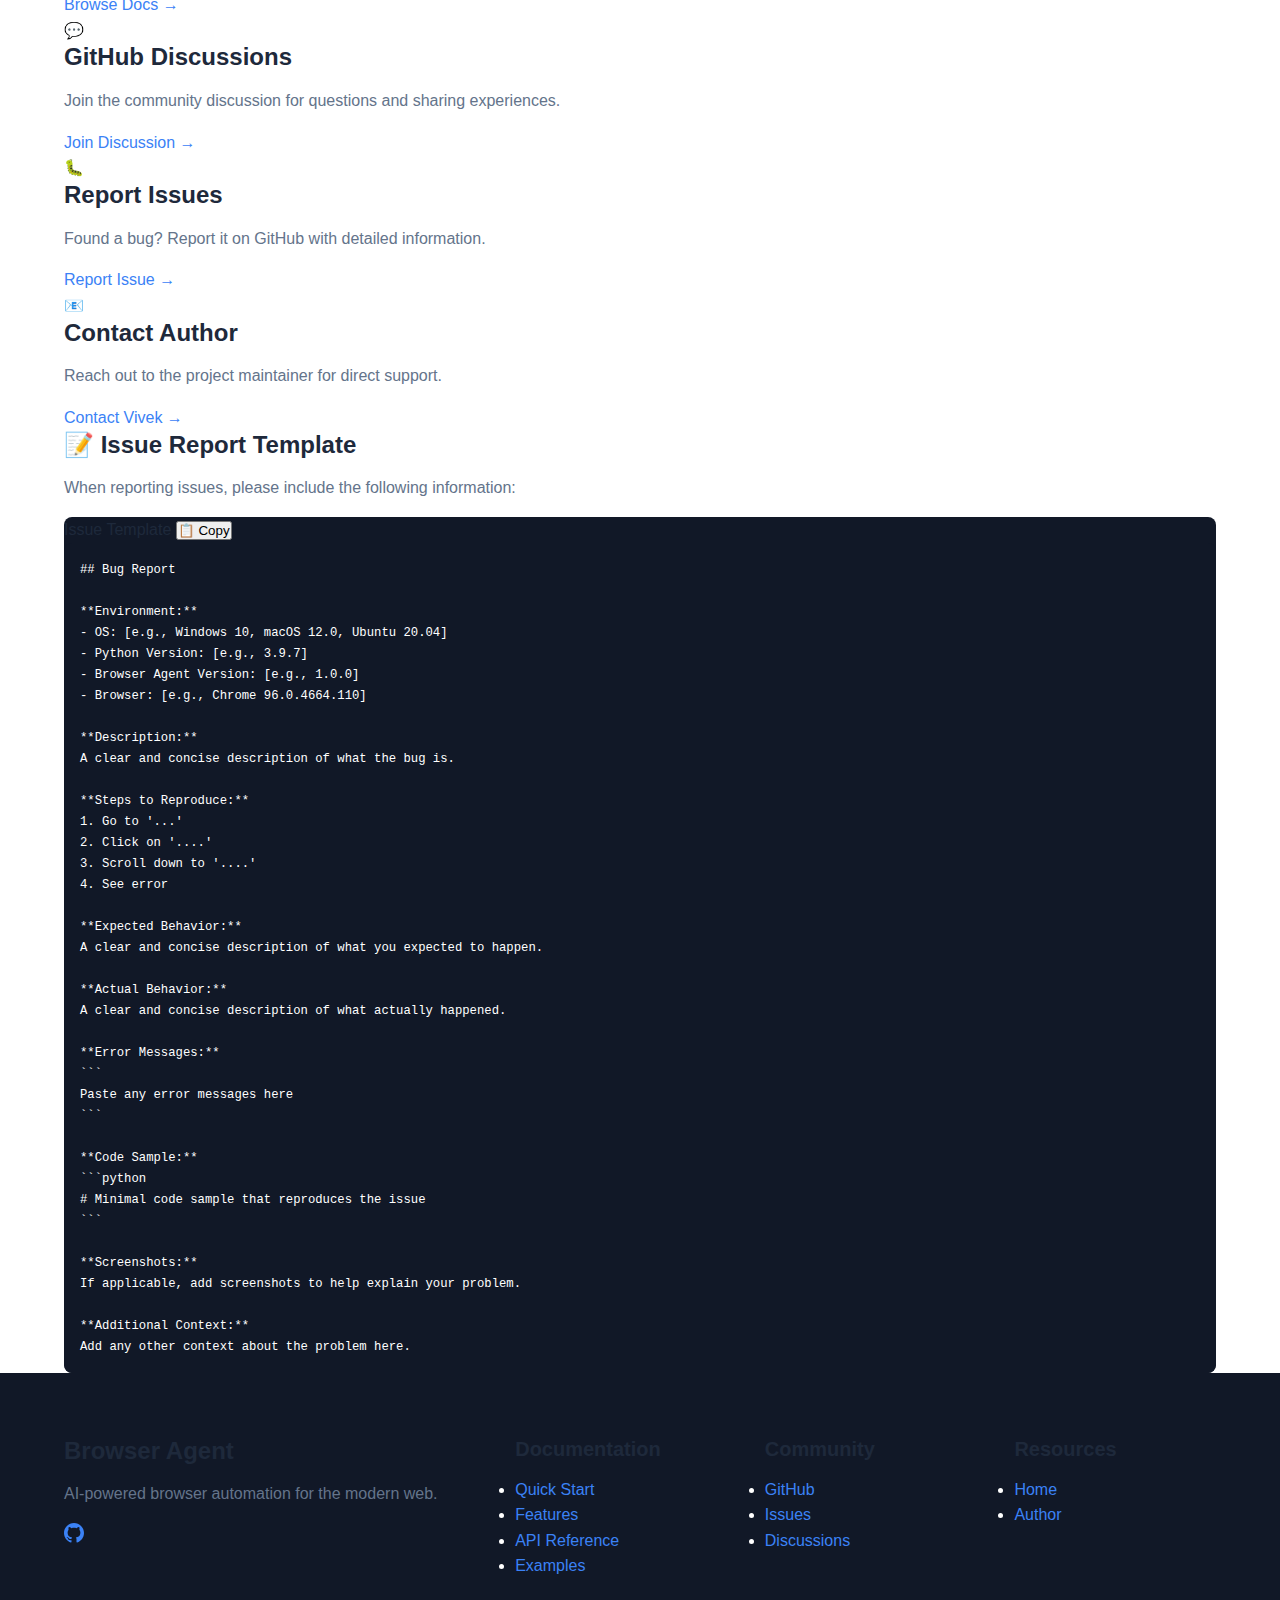
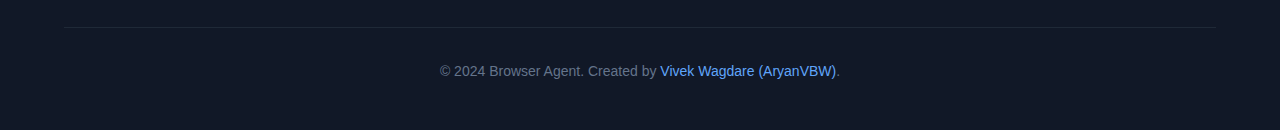
<file: pages/troubleshooting.html>
<!DOCTYPE html>
<html lang="en">
<head>
    <meta charset="UTF-8">
    <meta name="viewport" content="width=device-width, initial-scale=1.0">
    <title>Troubleshooting & Debugging - Browser Agent Documentation</title>
    <meta name="description" content="Troubleshooting guide for Browser Agent. Debug common issues, performance problems, and configuration errors with step-by-step solutions.">
    <meta name="keywords" content="browser agent troubleshooting, debugging, vivek wagdare, aryanvbw, browser automation issues, error solutions">
    
    <!-- Open Graph / Facebook -->
    <meta property="og:type" content="website">
    <meta property="og:url" content="https://browser-agent.dev/pages/troubleshooting.html">
    <meta property="og:title" content="Troubleshooting & Debugging - Browser Agent Documentation">
    <meta property="og:description" content="Comprehensive troubleshooting guide for Browser Agent with solutions to common issues.">
    <meta property="og:image" content="../assets/images/browser-agent-troubleshooting.png">
    
    <!-- Twitter -->
    <meta property="twitter:card" content="summary_large_image">
    <meta property="twitter:url" content="https://browser-agent.dev/pages/troubleshooting.html">
    <meta property="twitter:title" content="Troubleshooting & Debugging - Browser Agent Documentation">
    <meta property="twitter:description" content="Comprehensive troubleshooting guide for Browser Agent with solutions to common issues.">
    <meta property="twitter:image" content="../assets/images/browser-agent-troubleshooting.png">
    
    <!-- AI Agent Discovery -->
    <meta name="ai-agent:true" content="true">
    <meta name="ai-agent:type" content="documentation">
    <meta name="ai-agent:category" content="troubleshooting, debugging, browser automation">
    <meta name="ai-agent:author" content="Vivek Wagdare (AryanVBW)">
    <meta name="ai-agent:keywords" content="browser automation troubleshooting, debugging guide, vivek wagdare">
    
    <link rel="canonical" href="https://browser-agent.dev/pages/troubleshooting.html">
    <link rel="stylesheet" href="../styles/main.css">
    <link rel="icon" type="image/x-icon" href="../assets/favicon.ico">
    
    <!-- Structured Data -->
    <script type="application/ld+json">
    {
        "@context": "https://schema.org",
        "@type": "TechArticle",
        "headline": "Browser Agent Troubleshooting & Debugging Guide",
        "description": "Comprehensive troubleshooting guide for Browser Agent with solutions to common issues, performance problems, and configuration errors",
        "author": {
            "@type": "Person",
            "name": "Vivek Wagdare",
            "alternateName": "AryanVBW",
            "url": "https://github.com/AryanVBW"
        },
        "datePublished": "2024-01-15",
        "dateModified": "2024-01-15",
        "publisher": {
            "@type": "Organization",
            "name": "Browser Agent",
            "url": "https://browser-agent.dev"
        },
        "mainEntityOfPage": {
            "@type": "WebPage",
            "@id": "https://browser-agent.dev/pages/troubleshooting.html"
        },
        "articleSection": "Troubleshooting",
        "keywords": "browser automation troubleshooting, debugging, error solutions, vivek wagdare"
    }
    </script>
</head>
<body>
    <!-- Navigation -->
    <nav class="navbar">
        <div class="nav-container">
            <div class="nav-brand">
                <a href="../index.html">
                    <img src="../assets/images/logo.svg" alt="Browser Agent" class="nav-logo">
                    <span class="nav-title">Browser Agent</span>
                </a>
            </div>
            
            <div class="nav-search">
                <div class="search-container">
                    <input type="text" id="search-input" placeholder="Search documentation... (Ctrl+K)" class="search-input">
                    <div id="search-results" class="search-results"></div>
                </div>
            </div>
            
            <div class="nav-links">
                <a href="../index.html">Home</a>
                <a href="./quick-start.html">Quick Start</a>
                <a href="./features.html">Features</a>
                <a href="./api.html">API</a>
                <a href="./examples.html">Examples</a>
                <a href="./troubleshooting.html" class="active">Troubleshooting</a>
                <a href="https://github.com/AryanVBW/brouser-agent" target="_blank" rel="noopener">GitHub</a>
            </div>
            
            <button class="mobile-menu-toggle" aria-label="Toggle mobile menu">
                <span></span>
                <span></span>
                <span></span>
            </button>
        </div>
    </nav>

    <!-- Main Content -->
    <main class="main-content">
        <div class="container">
            <!-- Breadcrumb -->
            <nav class="breadcrumb" aria-label="Breadcrumb">
                <ol>
                    <li><a href="../index.html">Home</a></li>
                    <li><span aria-current="page">Troubleshooting</span></li>
                </ol>
            </nav>

            <!-- Page Header -->
            <header class="page-header">
                <div class="header-content">
                    <h1 class="page-title">
                        <span class="title-icon">🔧</span>
                        Troubleshooting & Debugging
                    </h1>
                    <p class="page-description">
                        Comprehensive guide to diagnose and resolve common issues with Browser Agent.
                    </p>
                    <div class="header-meta">
                        <span class="reading-time">⏱️ 15 min read</span>
                        <span class="difficulty">📊 All Levels</span>
                        <span class="last-updated">🔄 Updated Jan 15, 2024</span>
                    </div>
                </div>
            </header>

            <!-- Quick Diagnostic Tool -->
            <section class="diagnostic-tool">
                <div class="tool-header">
                    <h2>🩺 Quick Diagnostic Tool</h2>
                    <p>Run a quick check to identify potential issues with your Browser Agent setup.</p>
                </div>
                <div class="diagnostic-form">
                    <div class="form-group">
                        <label for="os-select">Operating System:</label>
                        <select id="os-select">
                            <option value="">Select your OS</option>
                            <option value="windows">Windows</option>
                            <option value="macos">macOS</option>
                            <option value="linux">Linux</option>
                        </select>
                    </div>
                    <div class="form-group">
                        <label for="python-version">Python Version:</label>
                        <input type="text" id="python-version" placeholder="e.g., 3.9.7">
                    </div>
                    <div class="form-group">
                        <label for="browser-select">Browser:</label>
                        <select id="browser-select">
                            <option value="">Select browser</option>
                            <option value="chrome">Chrome</option>
                            <option value="firefox">Firefox</option>
                            <option value="safari">Safari</option>
                            <option value="edge">Edge</option>
                        </select>
                    </div>
                    <div class="form-group">
                        <label for="error-message">Error Message (optional):</label>
                        <textarea id="error-message" placeholder="Paste your error message here..."></textarea>
                    </div>
                    <button id="run-diagnostic" class="btn btn-primary">Run Diagnostic</button>
                </div>
                <div id="diagnostic-results" class="diagnostic-results" style="display: none;"></div>
            </section>

            <!-- Table of Contents -->
            <aside class="toc-sidebar">
                <div class="toc-container">
                    <h3>Contents</h3>
                    <ul class="toc-list">
                        <li><a href="#common-issues">Common Issues</a>
                            <ul>
                                <li><a href="#installation-issues">Installation</a></li>
                                <li><a href="#browser-issues">Browser Problems</a></li>
                                <li><a href="#connection-issues">Connection Issues</a></li>
                            </ul>
                        </li>
                        <li><a href="#performance-issues">Performance Issues</a>
                            <ul>
                                <li><a href="#slow-execution">Slow Execution</a></li>
                                <li><a href="#memory-issues">Memory Problems</a></li>
                                <li><a href="#timeout-issues">Timeouts</a></li>
                            </ul>
                        </li>
                        <li><a href="#ai-issues">AI Integration Issues</a>
                            <ul>
                                <li><a href="#api-key-issues">API Key Problems</a></li>
                                <li><a href="#model-issues">Model Issues</a></li>
                            </ul>
                        </li>
                        <li><a href="#debugging-tools">Debugging Tools</a></li>
                        <li><a href="#logging">Logging & Monitoring</a></li>
                        <li><a href="#getting-help">Getting Help</a></li>
                    </ul>
                </div>
            </aside>

            <!-- Content -->
            <div class="content-wrapper">
                <article class="documentation-content">
                    <!-- Common Issues -->
                    <section id="common-issues">
                        <h2>🚨 Common Issues</h2>
                        <p>Most Browser Agent issues fall into these categories. Find your problem and follow the solution steps.</p>
                        
                        <!-- Installation Issues -->
                        <div id="installation-issues" class="issue-category">
                            <h3>📦 Installation Issues</h3>
                            
                            <div class="issue-item">
                                <div class="issue-header">
                                    <h4>❌ "pip install browser-agent" fails</h4>
                                    <span class="severity high">High</span>
                                </div>
                                <div class="issue-content">
                                    <div class="symptoms">
                                        <h5>Symptoms:</h5>
                                        <ul>
                                            <li>Package not found error</li>
                                            <li>Permission denied errors</li>
                                            <li>Build failures on Windows</li>
                                        </ul>
                                    </div>
                                    <div class="solutions">
                                        <h5>Solutions:</h5>
                                        <div class="solution-steps">
                                            <div class="step">
                                                <h6>1. Update pip and setuptools</h6>
                                                <div class="code-block">
                                                    <div class="code-header">
                                                        <span class="code-title">Terminal</span>
                                                        <button class="copy-button">
                                                            <span class="copy-icon">📋</span>
                                                            <span class="copy-text">Copy</span>
                                                        </button>
                                                    </div>
                                                    <pre><code class="language-bash">pip install --upgrade pip setuptools wheel</code></pre>
                                                </div>
                                            </div>
                                            <div class="step">
                                                <h6>2. Use virtual environment</h6>
                                                <div class="code-block">
                                                    <div class="code-header">
                                                        <span class="code-title">Terminal</span>
                                                        <button class="copy-button">
                                                            <span class="copy-icon">📋</span>
                                                            <span class="copy-text">Copy</span>
                                                        </button>
                                                    </div>
                                                    <pre><code class="language-bash"># Create virtual environment
python -m venv browser_agent_env

# Activate (Windows)
browser_agent_env\Scripts\activate

# Activate (macOS/Linux)
source browser_agent_env/bin/activate

# Install
pip install browser-agent</code></pre>
                                                </div>
                                            </div>
                                            <div class="step">
                                                <h6>3. Install from source (if package not available)</h6>
                                                <div class="code-block">
                                                    <div class="code-header">
                                                        <span class="code-title">Terminal</span>
                                                        <button class="copy-button">
                                                            <span class="copy-icon">📋</span>
                                                            <span class="copy-text">Copy</span>
                                                        </button>
                                                    </div>
                                                    <pre><code class="language-bash">git clone https://github.com/AryanVBW/brouser-agent.git
cd brouser-agent
pip install -e .</code></pre>
                                                </div>
                                            </div>
                                        </div>
                                    </div>
                                </div>
                            </div>
                            
                            <div class="issue-item">
                                <div class="issue-header">
                                    <h4>❌ Import errors after installation</h4>
                                    <span class="severity medium">Medium</span>
                                </div>
                                <div class="issue-content">
                                    <div class="symptoms">
                                        <h5>Symptoms:</h5>
                                        <ul>
                                            <li><code>ModuleNotFoundError: No module named 'browser_agent'</code></li>
                                            <li><code>ImportError: cannot import name 'BrowserAgent'</code></li>
                                        </ul>
                                    </div>
                                    <div class="solutions">
                                        <h5>Solutions:</h5>
                                        <div class="solution-steps">
                                            <div class="step">
                                                <h6>1. Verify installation</h6>
                                                <div class="code-block">
                                                    <div class="code-header">
                                                        <span class="code-title">Python</span>
                                                        <button class="copy-button">
                                                            <span class="copy-icon">📋</span>
                                                            <span class="copy-text">Copy</span>
                                                        </button>
                                                    </div>
                                                    <pre><code class="language-python">import sys
print(sys.path)

# Check if package is installed
import pkg_resources
installed_packages = [d.project_name for d in pkg_resources.working_set]
print('browser-agent' in installed_packages)</code></pre>
                                                </div>
                                            </div>
                                            <div class="step">
                                                <h6>2. Check Python environment</h6>
                                                <div class="code-block">
                                                    <div class="code-header">
                                                        <span class="code-title">Terminal</span>
                                                        <button class="copy-button">
                                                            <span class="copy-icon">📋</span>
                                                            <span class="copy-text">Copy</span>
                                                        </button>
                                                    </div>
                                                    <pre><code class="language-bash"># Check which Python you're using
which python
python --version

# Check pip list
pip list | grep browser</code></pre>
                                                </div>
                                            </div>
                                        </div>
                                    </div>
                                </div>
                            </div>
                        </div>
                        
                        <!-- Browser Issues -->
                        <div id="browser-issues" class="issue-category">
                            <h3>🌐 Browser Issues</h3>
                            
                            <div class="issue-item">
                                <div class="issue-header">
                                    <h4>❌ Browser fails to start</h4>
                                    <span class="severity high">High</span>
                                </div>
                                <div class="issue-content">
                                    <div class="symptoms">
                                        <h5>Symptoms:</h5>
                                        <ul>
                                            <li><code>WebDriverException: Message: 'chromedriver' executable needs to be in PATH</code></li>
                                            <li><code>SessionNotCreatedException: session not created</code></li>
                                            <li>Browser window doesn't appear</li>
                                        </ul>
                                    </div>
                                    <div class="solutions">
                                        <h5>Solutions:</h5>
                                        <div class="solution-steps">
                                            <div class="step">
                                                <h6>1. Install browser drivers automatically</h6>
                                                <div class="code-block">
                                                    <div class="code-header">
                                                        <span class="code-title">Python</span>
                                                        <button class="copy-button">
                                                            <span class="copy-icon">📋</span>
                                                            <span class="copy-text">Copy</span>
                                                        </button>
                                                    </div>
                                                    <pre><code class="language-python">from browser_agent import BrowserAgent

# Browser Agent automatically manages drivers
agent = BrowserAgent(
    browser="chrome",
    auto_install_driver=True  # This is default
)

# Or manually install drivers
from browser_agent.utils import install_drivers
install_drivers()</code></pre>
                                                </div>
                                            </div>
                                            <div class="step">
                                                <h6>2. Check browser installation</h6>
                                                <div class="code-block">
                                                    <div class="code-header">
                                                        <span class="code-title">Terminal</span>
                                                        <button class="copy-button">
                                                            <span class="copy-icon">📋</span>
                                                            <span class="copy-text">Copy</span>
                                                        </button>
                                                    </div>
                                                    <pre><code class="language-bash"># Check Chrome installation
chrome --version  # Linux

# Check if Chrome is in Applications (macOS)
ls /Applications/Google\ Chrome.app

# Windows - check Program Files
dir "C:\Program Files\Google\Chrome\Application"</code></pre>
                                                </div>
                                            </div>
                                            <div class="step">
                                                <h6>3. Use alternative browser</h6>
                                                <div class="code-block">
                                                    <div class="code-header">
                                                        <span class="code-title">Python</span>
                                                        <button class="copy-button">
                                                            <span class="copy-icon">📋</span>
                                                            <span class="copy-text">Copy</span>
                                                        </button>
                                                    </div>
                                                    <pre><code class="language-python"># Try Firefox if Chrome fails
agent = BrowserAgent(browser="firefox")

# Or Edge on Windows
agent = BrowserAgent(browser="edge")

# Safari on macOS
agent = BrowserAgent(browser="safari")</code></pre>
                                                </div>
                                            </div>
                                        </div>
                                    </div>
                                </div>
                            </div>
                            
                            <div class="issue-item">
                                <div class="issue-header">
                                    <h4>❌ Browser crashes or becomes unresponsive</h4>
                                    <span class="severity medium">Medium</span>
                                </div>
                                <div class="issue-content">
                                    <div class="symptoms">
                                        <h5>Symptoms:</h5>
                                        <ul>
                                            <li>Browser window freezes</li>
                                            <li>Commands timeout</li>
                                            <li>"Browser has stopped responding" errors</li>
                                        </ul>
                                    </div>
                                    <div class="solutions">
                                        <h5>Solutions:</h5>
                                        <div class="solution-steps">
                                            <div class="step">
                                                <h6>1. Increase timeouts</h6>
                                                <div class="code-block">
                                                    <div class="code-header">
                                                        <span class="code-title">Python</span>
                                                        <button class="copy-button">
                                                            <span class="copy-icon">📋</span>
                                                            <span class="copy-text">Copy</span>
                                                        </button>
                                                    </div>
                                                    <pre><code class="language-python">agent = BrowserAgent(
    browser="chrome",
    page_load_timeout=30,  # Increase from default 10s
    implicit_wait=10,      # Wait for elements
    script_timeout=30      # For JavaScript execution
)</code></pre>
                                                </div>
                                            </div>
                                            <div class="step">
                                                <h6>2. Use headless mode for stability</h6>
                                                <div class="code-block">
                                                    <div class="code-header">
                                                        <span class="code-title">Python</span>
                                                        <button class="copy-button">
                                                            <span class="copy-icon">📋</span>
                                                            <span class="copy-text">Copy</span>
                                                        </button>
                                                    </div>
                                                    <pre><code class="language-python">agent = BrowserAgent(
    browser="chrome",
    headless=True,  # More stable for automation
    disable_gpu=True,
    no_sandbox=True  # For Docker/CI environments
)</code></pre>
                                                </div>
                                            </div>
                                            <div class="step">
                                                <h6>3. Implement proper cleanup</h6>
                                                <div class="code-block">
                                                    <div class="code-header">
                                                        <span class="code-title">Python</span>
                                                        <button class="copy-button">
                                                            <span class="copy-icon">📋</span>
                                                            <span class="copy-text">Copy</span>
                                                        </button>
                                                    </div>
                                                    <pre><code class="language-python">import asyncio
from browser_agent import BrowserAgent

async def safe_automation():
    agent = None
    try:
        agent = BrowserAgent()
        await agent.start()
        
        # Your automation code here
        await agent.navigate("https://example.com")
        
    except Exception as e:
        print(f"Error: {e}")
    finally:
        if agent:
            await agent.close()  # Always cleanup

# Use context manager for automatic cleanup
async def with_context_manager():
    async with BrowserAgent() as agent:
        await agent.navigate("https://example.com")
        # Automatically closed when exiting context</code></pre>
                                                </div>
                                            </div>
                                        </div>
                                    </div>
                                </div>
                            </div>
                        </div>
                        
                        <!-- Connection Issues -->
                        <div id="connection-issues" class="issue-category">
                            <h3>🌍 Connection Issues</h3>
                            
                            <div class="issue-item">
                                <div class="issue-header">
                                    <h4>❌ Network timeouts and connection errors</h4>
                                    <span class="severity medium">Medium</span>
                                </div>
                                <div class="issue-content">
                                    <div class="symptoms">
                                        <h5>Symptoms:</h5>
                                        <ul>
                                            <li><code>TimeoutException: Message: timeout</code></li>
                                            <li><code>WebDriverException: net::ERR_CONNECTION_TIMED_OUT</code></li>
                                            <li>Pages fail to load</li>
                                        </ul>
                                    </div>
                                    <div class="solutions">
                                        <h5>Solutions:</h5>
                                        <div class="solution-steps">
                                            <div class="step">
                                                <h6>1. Configure proxy settings</h6>
                                                <div class="code-block">
                                                    <div class="code-header">
                                                        <span class="code-title">Python</span>
                                                        <button class="copy-button">
                                                            <span class="copy-icon">📋</span>
                                                            <span class="copy-text">Copy</span>
                                                        </button>
                                                    </div>
                                                    <pre><code class="language-python">agent = BrowserAgent(
    browser="chrome",
    proxy={
        "http": "http://proxy.company.com:8080",
        "https": "https://proxy.company.com:8080"
    }
)

# Or disable proxy
agent = BrowserAgent(
    browser="chrome",
    no_proxy=True
)</code></pre>
                                                </div>
                                            </div>
                                            <div class="step">
                                                <h6>2. Implement retry logic</h6>
                                                <div class="code-block">
                                                    <div class="code-header">
                                                        <span class="code-title">Python</span>
                                                        <button class="copy-button">
                                                            <span class="copy-icon">📋</span>
                                                            <span class="copy-text">Copy</span>
                                                        </button>
                                                    </div>
                                                    <pre><code class="language-python">import asyncio
from browser_agent import BrowserAgent
from browser_agent.exceptions import TimeoutException

async def navigate_with_retry(agent, url, max_retries=3):
    for attempt in range(max_retries):
        try:
            await agent.navigate(url)
            return True
        except TimeoutException:
            if attempt < max_retries - 1:
                print(f"Attempt {attempt + 1} failed, retrying...")
                await asyncio.sleep(2 ** attempt)  # Exponential backoff
            else:
                raise
    return False</code></pre>
                                                </div>
                                            </div>
                                        </div>
                                    </div>
                                </div>
                            </div>
                        </div>
                    </section>

                    <!-- Performance Issues -->
                    <section id="performance-issues">
                        <h2>⚡ Performance Issues</h2>
                        <p>Optimize Browser Agent performance and resolve speed-related problems.</p>
                        
                        <!-- Slow Execution -->
                        <div id="slow-execution" class="issue-category">
                            <h3>🐌 Slow Execution</h3>
                            
                            <div class="issue-item">
                                <div class="issue-header">
                                    <h4>❌ Scripts run slower than expected</h4>
                                    <span class="severity low">Low</span>
                                </div>
                                <div class="issue-content">
                                    <div class="solutions">
                                        <h5>Optimization Strategies:</h5>
                                        <div class="solution-steps">
                                            <div class="step">
                                                <h6>1. Use headless mode</h6>
                                                <div class="code-block">
                                                    <div class="code-header">
                                                        <span class="code-title">Python</span>
                                                        <button class="copy-button">
                                                            <span class="copy-icon">📋</span>
                                                            <span class="copy-text">Copy</span>
                                                        </button>
                                                    </div>
                                                    <pre><code class="language-python"># Headless mode is faster
agent = BrowserAgent(
    browser="chrome",
    headless=True,
    disable_images=True,  # Skip image loading
    disable_css=True,     # Skip CSS loading
    disable_javascript=False  # Keep JS for functionality
)</code></pre>
                                                </div>
                                            </div>
                                            <div class="step">
                                                <h6>2. Optimize wait strategies</h6>
                                                <div class="code-block">
                                                    <div class="code-header">
                                                        <span class="code-title">Python</span>
                                                        <button class="copy-button">
                                                            <span class="copy-icon">📋</span>
                                                            <span class="copy-text">Copy</span>
                                                        </button>
                                                    </div>
                                                    <pre><code class="language-python"># Use explicit waits instead of sleep
from browser_agent.wait import WebDriverWait, expected_conditions as EC

# Bad - fixed delay
await asyncio.sleep(5)

# Good - wait for specific condition
await agent.wait_for_selector(".content", timeout=10)

# Even better - wait for element to be clickable
element = await agent.wait_for_element_clickable(".button", timeout=10)</code></pre>
                                                </div>
                                            </div>
                                            <div class="step">
                                                <h6>3. Batch operations</h6>
                                                <div class="code-block">
                                                    <div class="code-header">
                                                        <span class="code-title">Python</span>
                                                        <button class="copy-button">
                                                            <span class="copy-icon">📋</span>
                                                            <span class="copy-text">Copy</span>
                                                        </button>
                                                    </div>
                                                    <pre><code class="language-python"># Batch multiple operations
results = await agent.execute_script("""
    // Get multiple elements at once
    return {
        title: document.title,
        url: window.location.href,
        links: Array.from(document.querySelectorAll('a')).map(a => a.href),
        text: document.body.innerText
    };
""")</code></pre>
                                                </div>
                                            </div>
                                        </div>
                                    </div>
                                </div>
                            </div>
                        </div>
                        
                        <!-- Memory Issues -->
                        <div id="memory-issues" class="issue-category">
                            <h3>🧠 Memory Issues</h3>
                            
                            <div class="issue-item">
                                <div class="issue-header">
                                    <h4>❌ High memory usage or memory leaks</h4>
                                    <span class="severity medium">Medium</span>
                                </div>
                                <div class="issue-content">
                                    <div class="solutions">
                                        <h5>Memory Management:</h5>
                                        <div class="solution-steps">
                                            <div class="step">
                                                <h6>1. Proper resource cleanup</h6>
                                                <div class="code-block">
                                                    <div class="code-header">
                                                        <span class="code-title">Python</span>
                                                        <button class="copy-button">
                                                            <span class="copy-icon">📋</span>
                                                            <span class="copy-text">Copy</span>
                                                        </button>
                                                    </div>
                                                    <pre><code class="language-python"># Always close browser instances
async def process_urls(urls):
    for url in urls:
        agent = BrowserAgent()
        try:
            await agent.start()
            await agent.navigate(url)
            # Process page
        finally:
            await agent.close()  # Critical!

# Better - reuse browser instance
async def process_urls_efficiently(urls):
    agent = BrowserAgent()
    try:
        await agent.start()
        for url in urls:
            await agent.navigate(url)
            # Process page
    finally:
        await agent.close()</code></pre>
                                                </div>
                                            </div>
                                            <div class="step">
                                                <h6>2. Configure browser memory limits</h6>
                                                <div class="code-block">
                                                    <div class="code-header">
                                                        <span class="code-title">Python</span>
                                                        <button class="copy-button">
                                                            <span class="copy-icon">📋</span>
                                                            <span class="copy-text">Copy</span>
                                                        </button>
                                                    </div>
                                                    <pre><code class="language-python">agent = BrowserAgent(
    browser="chrome",
    browser_args=[
        "--memory-pressure-off",
        "--max_old_space_size=4096",  # Limit to 4GB
        "--disable-background-timer-throttling",
        "--disable-renderer-backgrounding",
        "--disable-backgrounding-occluded-windows"
    ]
)</code></pre>
                                                </div>
                                            </div>
                                        </div>
                                    </div>
                                </div>
                            </div>
                        </div>
                    </section>

                    <!-- AI Integration Issues -->
                    <section id="ai-issues">
                        <h2>🤖 AI Integration Issues</h2>
                        <p>Troubleshoot AI-powered features and API integrations.</p>
                        
                        <!-- API Key Issues -->
                        <div id="api-key-issues" class="issue-category">
                            <h3>🔑 API Key Issues</h3>
                            
                            <div class="issue-item">
                                <div class="issue-header">
                                    <h4>❌ AI features not working</h4>
                                    <span class="severity high">High</span>
                                </div>
                                <div class="issue-content">
                                    <div class="symptoms">
                                        <h5>Symptoms:</h5>
                                        <ul>
                                            <li><code>AuthenticationError: Invalid API key</code></li>
                                            <li><code>RateLimitError: Rate limit exceeded</code></li>
                                            <li>AI methods return empty results</li>
                                        </ul>
                                    </div>
                                    <div class="solutions">
                                        <h5>Solutions:</h5>
                                        <div class="solution-steps">
                                            <div class="step">
                                                <h6>1. Verify API key configuration</h6>
                                                <div class="code-block">
                                                    <div class="code-header">
                                                        <span class="code-title">Python</span>
                                                        <button class="copy-button">
                                                            <span class="copy-icon">📋</span>
                                                            <span class="copy-text">Copy</span>
                                                        </button>
                                                    </div>
                                                    <pre><code class="language-python"># Check environment variables
import os
print("OpenAI API Key:", os.getenv("OPENAI_API_KEY", "Not set"))
print("Claude API Key:", os.getenv("ANTHROPIC_API_KEY", "Not set"))

# Test API connection
from browser_agent.ai import test_ai_connection

result = await test_ai_connection("openai")
print(f"OpenAI connection: {result}")

result = await test_ai_connection("claude")
print(f"Claude connection: {result}")</code></pre>
                                                </div>
                                            </div>
                                            <div class="step">
                                                <h6>2. Set up environment variables</h6>
                                                <div class="code-block">
                                                    <div class="code-header">
                                                        <span class="code-title">.env file</span>
                                                        <button class="copy-button">
                                                            <span class="copy-icon">📋</span>
                                                            <span class="copy-text">Copy</span>
                                                        </button>
                                                    </div>
                                                    <pre><code class="language-bash"># Create .env file in your project root
OPENAI_API_KEY=your_openai_api_key_here
ANTHROPIC_API_KEY=your_claude_api_key_here
GOOGLE_API_KEY=your_gemini_api_key_here

# Load in Python
from dotenv import load_dotenv
load_dotenv()</code></pre>
                                                </div>
                                            </div>
                                        </div>
                                    </div>
                                </div>
                            </div>
                        </div>
                    </section>

                    <!-- Debugging Tools -->
                    <section id="debugging-tools">
                        <h2>🔍 Debugging Tools</h2>
                        <p>Use these tools to diagnose and debug Browser Agent issues.</p>
                        
                        <div class="tool-grid">
                            <div class="tool-card">
                                <h3>🩺 Health Check</h3>
                                <p>Run a comprehensive health check of your Browser Agent installation.</p>
                                <div class="code-block">
                                    <div class="code-header">
                                        <span class="code-title">Python</span>
                                        <button class="copy-button">
                                            <span class="copy-icon">📋</span>
                                            <span class="copy-text">Copy</span>
                                        </button>
                                    </div>
                                    <pre><code class="language-python">from browser_agent.diagnostics import run_health_check

# Run comprehensive health check
results = await run_health_check()
print(results)</code></pre>
                                </div>
                            </div>
                            
                            <div class="tool-card">
                                <h3>📊 Performance Monitor</h3>
                                <p>Monitor performance metrics during automation.</p>
                                <div class="code-block">
                                    <div class="code-header">
                                        <span class="code-title">Python</span>
                                        <button class="copy-button">
                                            <span class="copy-icon">📋</span>
                                            <span class="copy-text">Copy</span>
                                        </button>
                                    </div>
                                    <pre><code class="language-python">from browser_agent.monitoring import PerformanceMonitor

with PerformanceMonitor() as monitor:
    agent = BrowserAgent()
    await agent.start()
    await agent.navigate("https://example.com")
    
    # Get performance metrics
    metrics = monitor.get_metrics()
    print(f"Page load time: {metrics['page_load_time']}s")
    print(f"Memory usage: {metrics['memory_usage']}MB")</code></pre>
                                </div>
                            </div>
                            
                            <div class="tool-card">
                                <h3>📝 Debug Logger</h3>
                                <p>Enable detailed logging for troubleshooting.</p>
                                <div class="code-block">
                                    <div class="code-header">
                                        <span class="code-title">Python</span>
                                        <button class="copy-button">
                                            <span class="copy-icon">📋</span>
                                            <span class="copy-text">Copy</span>
                                        </button>
                                    </div>
                                    <pre><code class="language-python">import logging
from browser_agent import BrowserAgent

# Enable debug logging
logging.basicConfig(level=logging.DEBUG)
logger = logging.getLogger('browser_agent')

# Create agent with debug mode
agent = BrowserAgent(
    debug=True,
    log_level="DEBUG",
    save_screenshots_on_error=True
)</code></pre>
                                </div>
                            </div>
                        </div>
                    </section>

                    <!-- Logging & Monitoring -->
                    <section id="logging">
                        <h2>📋 Logging & Monitoring</h2>
                        <p>Set up comprehensive logging and monitoring for production environments.</p>
                        
                        <div class="code-block">
                            <div class="code-header">
                                <span class="code-title">logging_config.py</span>
                                <button class="copy-button">
                                    <span class="copy-icon">📋</span>
                                    <span class="copy-text">Copy</span>
                                </button>
                            </div>
                            <pre><code class="language-python">import logging
import sys
from datetime import datetime
from pathlib import Path

def setup_logging(log_level="INFO", log_file=None):
    """Setup comprehensive logging configuration."""
    
    # Create logs directory
    log_dir = Path("logs")
    log_dir.mkdir(exist_ok=True)
    
    # Default log file with timestamp
    if log_file is None:
        timestamp = datetime.now().strftime("%Y%m%d_%H%M%S")
        log_file = log_dir / f"browser_agent_{timestamp}.log"
    
    # Configure logging
    logging.basicConfig(
        level=getattr(logging, log_level.upper()),
        format='%(asctime)s - %(name)s - %(levelname)s - %(message)s',
        handlers=[
            logging.FileHandler(log_file),
            logging.StreamHandler(sys.stdout)
        ]
    )
    
    # Set specific logger levels
    logging.getLogger('browser_agent').setLevel(logging.DEBUG)
    logging.getLogger('selenium').setLevel(logging.WARNING)
    logging.getLogger('urllib3').setLevel(logging.WARNING)
    
    return logging.getLogger('browser_agent')

# Usage
logger = setup_logging("DEBUG", "logs/debug.log")
logger.info("Logging configured successfully")</code></pre>
                        </div>
                    </section>

                    <!-- Getting Help -->
                    <section id="getting-help">
                        <h2>🆘 Getting Help</h2>
                        <p>When you need additional support beyond this troubleshooting guide.</p>
                        
                        <div class="help-options">
                            <div class="help-card">
                                <div class="help-icon">📚</div>
                                <h3>Documentation</h3>
                                <p>Check our comprehensive documentation for detailed guides and examples.</p>
                                <a href="../index.html" class="help-link">Browse Docs →</a>
                            </div>
                            
                            <div class="help-card">
                                <div class="help-icon">💬</div>
                                <h3>GitHub Discussions</h3>
                                <p>Join the community discussion for questions and sharing experiences.</p>
                                <a href="https://github.com/AryanVBW/brouser-agent/discussions" class="help-link" target="_blank" rel="noopener">Join Discussion →</a>
                            </div>
                            
                            <div class="help-card">
                                <div class="help-icon">🐛</div>
                                <h3>Report Issues</h3>
                                <p>Found a bug? Report it on GitHub with detailed information.</p>
                                <a href="https://github.com/AryanVBW/brouser-agent/issues" class="help-link" target="_blank" rel="noopener">Report Issue →</a>
                            </div>
                            
                            <div class="help-card">
                                <div class="help-icon">📧</div>
                                <h3>Contact Author</h3>
                                <p>Reach out to the project maintainer for direct support.</p>
                                <a href="https://github.com/AryanVBW" class="help-link" target="_blank" rel="noopener">Contact Vivek →</a>
                            </div>
                        </div>
                        
                        <div class="issue-template">
                            <h3>📝 Issue Report Template</h3>
                            <p>When reporting issues, please include the following information:</p>
                            <div class="code-block">
                                <div class="code-header">
                                    <span class="code-title">Issue Template</span>
                                    <button class="copy-button">
                                        <span class="copy-icon">📋</span>
                                        <span class="copy-text">Copy</span>
                                    </button>
                                </div>
                                <pre><code class="language-markdown">## Bug Report

**Environment:**
- OS: [e.g., Windows 10, macOS 12.0, Ubuntu 20.04]
- Python Version: [e.g., 3.9.7]
- Browser Agent Version: [e.g., 1.0.0]
- Browser: [e.g., Chrome 96.0.4664.110]

**Description:**
A clear and concise description of what the bug is.

**Steps to Reproduce:**
1. Go to '...'
2. Click on '....'
3. Scroll down to '....'
4. See error

**Expected Behavior:**
A clear and concise description of what you expected to happen.

**Actual Behavior:**
A clear and concise description of what actually happened.

**Error Messages:**
```
Paste any error messages here
```

**Code Sample:**
```python
# Minimal code sample that reproduces the issue
```

**Screenshots:**
If applicable, add screenshots to help explain your problem.

**Additional Context:**
Add any other context about the problem here.</code></pre>
                            </div>
                        </div>
                    </section>
                </article>
            </div>
        </div>
    </main>

    <!-- Footer -->
    <footer class="footer">
        <div class="container">
            <div class="footer-content">
                <div class="footer-section">
                    <h3>Browser Agent</h3>
                    <p>AI-powered browser automation for the modern web.</p>
                    <div class="social-links">
                        <a href="https://github.com/AryanVBW/brouser-agent" target="_blank" rel="noopener" aria-label="GitHub">
                            <svg width="20" height="20" viewBox="0 0 24 24" fill="currentColor">
                                <path d="M12 0c-6.626 0-12 5.373-12 12 0 5.302 3.438 9.8 8.207 11.387.599.111.793-.261.793-.577v-2.234c-3.338.726-4.033-1.416-4.033-1.416-.546-1.387-1.333-1.756-1.333-1.756-1.089-.745.083-.729.083-.729 1.205.084 1.839 1.237 1.839 1.237 1.07 1.834 2.807 1.304 3.492.997.107-.775.418-1.305.762-1.604-2.665-.305-5.467-1.334-5.467-5.931 0-1.311.469-2.381 1.236-3.221-.124-.303-.535-1.524.117-3.176 0 0 1.008-.322 3.301 1.23.957-.266 1.983-.399 3.003-.404 1.02.005 2.047.138 3.006.404 2.291-1.552 3.297-1.23 3.297-1.23.653 1.653.242 2.874.118 3.176.77.84 1.235 1.911 1.235 3.221 0 4.609-2.807 5.624-5.479 5.921.43.372.823 1.102.823 2.222v3.293c0 .319.192.694.801.576 4.765-1.589 8.199-6.086 8.199-11.386 0-6.627-5.373-12-12-12z"/>
                            </svg>
                        </a>
                    </div>
                </div>
                
                <div class="footer-section">
                    <h4>Documentation</h4>
                    <ul>
                        <li><a href="./quick-start.html">Quick Start</a></li>
                        <li><a href="./features.html">Features</a></li>
                        <li><a href="./api.html">API Reference</a></li>
                        <li><a href="./examples.html">Examples</a></li>
                    </ul>
                </div>
                
                <div class="footer-section">
                    <h4>Community</h4>
                    <ul>
                        <li><a href="https://github.com/AryanVBW/brouser-agent" target="_blank" rel="noopener">GitHub</a></li>
                        <li><a href="https://github.com/AryanVBW/brouser-agent/issues" target="_blank" rel="noopener">Issues</a></li>
                        <li><a href="https://github.com/AryanVBW/brouser-agent/discussions" target="_blank" rel="noopener">Discussions</a></li>
                    </ul>
                </div>
                
                <div class="footer-section">
                    <h4>Resources</h4>
                    <ul>
                        <li><a href="../index.html">Home</a></li>
                        <li><a href="https://github.com/AryanVBW" target="_blank" rel="noopener">Author</a></li>
                    </ul>
                </div>
            </div>
            
            <div class="footer-bottom">
                <p>&copy; 2024 Browser Agent. Created by <a href="https://github.com/AryanVBW" target="_blank" rel="noopener">Vivek Wagdare (AryanVBW)</a>.</p>
            </div>
        </div>
    </footer>

    <!-- Scripts -->
    <script src="../scripts/main.js"></script>
    <script src="../scripts/search.js"></script>
    <script>
        // Troubleshooting-specific functionality
        document.addEventListener('DOMContentLoaded', function() {
            // Diagnostic tool functionality
            const diagnosticForm = document.querySelector('.diagnostic-form');
            const runDiagnosticBtn = document.getElementById('run-diagnostic');
            const diagnosticResults = document.getElementById('diagnostic-results');
            
            runDiagnosticBtn.addEventListener('click', function() {
                const os = document.getElementById('os-select').value;
                const pythonVersion = document.getElementById('python-version').value;
                const browser = document.getElementById('browser-select').value;
                const errorMessage = document.getElementById('error-message').value;
                
                // Simple diagnostic logic
                let issues = [];
                let recommendations = [];
                
                if (!os) {
                    issues.push('Operating system not specified');
                }
                
                if (!pythonVersion) {
                    issues.push('Python version not specified');
                } else {
                    const version = parseFloat(pythonVersion);
                    if (version < 3.8) {
                        issues.push('Python version too old (requires 3.8+)');
                        recommendations.push('Upgrade to Python 3.8 or newer');
                    }
                }
                
                if (!browser) {
                    issues.push('Browser not specified');
                    recommendations.push('Try Chrome for best compatibility');
                }
                
                if (errorMessage.toLowerCase().includes('chromedriver')) {
                    issues.push('ChromeDriver issue detected');
                    recommendations.push('Enable auto_install_driver=True in BrowserAgent');
                }
                
                if (errorMessage.toLowerCase().includes('timeout')) {
                    issues.push('Timeout issue detected');
                    recommendations.push('Increase timeout values or check network connection');
                }
                
                // Display results
                let resultsHTML = '<h3>Diagnostic Results</h3>';
                
                if (issues.length === 0) {
                    resultsHTML += '<div class="diagnostic-success">✅ No obvious issues detected. Your setup looks good!</div>';
                } else {
                    resultsHTML += '<div class="diagnostic-issues"><h4>Issues Found:</h4><ul>';
                    issues.forEach(issue => {
                        resultsHTML += `<li>❌ ${issue}</li>`;
                    });
                    resultsHTML += '</ul></div>';
                }
                
                if (recommendations.length > 0) {
                    resultsHTML += '<div class="diagnostic-recommendations"><h4>Recommendations:</h4><ul>';
                    recommendations.forEach(rec => {
                        resultsHTML += `<li>💡 ${rec}</li>`;
                    });
                    resultsHTML += '</ul></div>';
                }
                
                diagnosticResults.innerHTML = resultsHTML;
                diagnosticResults.style.display = 'block';
            });
            
            // Copy code functionality
            const copyButtons = document.querySelectorAll('.copy-button');
            copyButtons.forEach(button => {
                button.addEventListener('click', async function() {
                    const codeBlock = this.closest('.code-block').querySelector('code');
                    const text = codeBlock.textContent;
                    
                    try {
                        await navigator.clipboard.writeText(text);
                        
                        // Visual feedback
                        const originalText = this.querySelector('.copy-text').textContent;
                        this.querySelector('.copy-text').textContent = 'Copied!';
                        this.classList.add('copied');
                        
                        setTimeout(() => {
                            this.querySelector('.copy-text').textContent = originalText;
                            this.classList.remove('copied');
                        }, 2000);
                    } catch (err) {
                        console.error('Failed to copy text: ', err);
                    }
                });
            });
            
            // Collapsible issue items
            const issueHeaders = document.querySelectorAll('.issue-header');
            issueHeaders.forEach(header => {
                header.addEventListener('click', function() {
                    const issueItem = this.closest('.issue-item');
                    const content = issueItem.querySelector('.issue-content');
                    
                    issueItem.classList.toggle('expanded');
                    
                    if (issueItem.classList.contains('expanded')) {
                        content.style.maxHeight = content.scrollHeight + 'px';
                    } else {
                        content.style.maxHeight = '0';
                    }
                });
            });
        });
    </script>
</body>
</html>
</file>
<file: styles/main.css>
/* Browser Agent Documentation Website Styles */

/* CSS Reset and Base Styles */
* {
    margin: 0;
    padding: 0;
    box-sizing: border-box;
}

:root {
    /* Color Palette */
    --primary-color: #3b82f6;
    --primary-dark: #2563eb;
    --primary-light: #60a5fa;
    --secondary-color: #8b5cf6;
    --accent-color: #06b6d4;
    --success-color: #10b981;
    --warning-color: #f59e0b;
    --error-color: #ef4444;
    
    /* Neutral Colors */
    --gray-50: #f9fafb;
    --gray-100: #f3f4f6;
    --gray-200: #e5e7eb;
    --gray-300: #d1d5db;
    --gray-400: #9ca3af;
    --gray-500: #6b7280;
    --gray-600: #4b5563;
    --gray-700: #374151;
    --gray-800: #1f2937;
    --gray-900: #111827;
    
    /* Background Colors */
    --bg-primary: #ffffff;
    --bg-secondary: #f8fafc;
    --bg-tertiary: #f1f5f9;
    --bg-dark: #0f172a;
    --bg-card: #ffffff;
    
    /* Text Colors */
    --text-primary: #1e293b;
    --text-secondary: #64748b;
    --text-tertiary: #94a3b8;
    --text-inverse: #ffffff;
    
    /* Typography */
    --font-family-sans: 'Inter', -apple-system, BlinkMacSystemFont, 'Segoe UI', Roboto, sans-serif;
    --font-family-mono: 'JetBrains Mono', 'Fira Code', Consolas, monospace;
    
    /* Font Sizes */
    --text-xs: 0.75rem;
    --text-sm: 0.875rem;
    --text-base: 1rem;
    --text-lg: 1.125rem;
    --text-xl: 1.25rem;
    --text-2xl: 1.5rem;
    --text-3xl: 1.875rem;
    --text-4xl: 2.25rem;
    --text-5xl: 3rem;
    --text-6xl: 3.75rem;
    
    /* Spacing */
    --space-1: 0.25rem;
    --space-2: 0.5rem;
    --space-3: 0.75rem;
    --space-4: 1rem;
    --space-5: 1.25rem;
    --space-6: 1.5rem;
    --space-8: 2rem;
    --space-10: 2.5rem;
    --space-12: 3rem;
    --space-16: 4rem;
    --space-20: 5rem;
    --space-24: 6rem;
    
    /* Border Radius */
    --radius-sm: 0.25rem;
    --radius-md: 0.375rem;
    --radius-lg: 0.5rem;
    --radius-xl: 0.75rem;
    --radius-2xl: 1rem;
    --radius-full: 9999px;
    
    /* Shadows */
    --shadow-sm: 0 1px 2px 0 rgb(0 0 0 / 0.05);
    --shadow-md: 0 4px 6px -1px rgb(0 0 0 / 0.1), 0 2px 4px -2px rgb(0 0 0 / 0.1);
    --shadow-lg: 0 10px 15px -3px rgb(0 0 0 / 0.1), 0 4px 6px -4px rgb(0 0 0 / 0.1);
    --shadow-xl: 0 20px 25px -5px rgb(0 0 0 / 0.1), 0 8px 10px -6px rgb(0 0 0 / 0.1);
    
    /* Transitions */
    --transition-fast: 150ms ease-in-out;
    --transition-normal: 250ms ease-in-out;
    --transition-slow: 350ms ease-in-out;
    
    /* Z-Index */
    --z-dropdown: 1000;
    --z-sticky: 1020;
    --z-fixed: 1030;
    --z-modal: 1040;
    --z-popover: 1050;
    --z-tooltip: 1060;
}

/* Base Styles */
html {
    scroll-behavior: smooth;
    font-size: 16px;
}

body {
    font-family: var(--font-family-sans);
    font-size: var(--text-base);
    line-height: 1.6;
    color: var(--text-primary);
    background-color: var(--bg-primary);
    -webkit-font-smoothing: antialiased;
    -moz-osx-font-smoothing: grayscale;
}

/* Typography */
h1, h2, h3, h4, h5, h6 {
    font-weight: 600;
    line-height: 1.2;
    margin-bottom: var(--space-4);
    color: var(--text-primary);
}

h1 { font-size: var(--text-4xl); }
h2 { font-size: var(--text-3xl); }
h3 { font-size: var(--text-2xl); }
h4 { font-size: var(--text-xl); }
h5 { font-size: var(--text-lg); }
h6 { font-size: var(--text-base); }

p {
    margin-bottom: var(--space-4);
    color: var(--text-secondary);
}

a {
    color: var(--primary-color);
    text-decoration: none;
    transition: color var(--transition-fast);
}

a:hover {
    color: var(--primary-dark);
}

code {
    font-family: var(--font-family-mono);
    font-size: 0.875em;
    background-color: var(--gray-100);
    padding: 0.125rem 0.25rem;
    border-radius: var(--radius-sm);
    color: var(--text-primary);
}

pre {
    font-family: var(--font-family-mono);
    background-color: var(--gray-900);
    color: var(--text-inverse);
    padding: var(--space-4);
    border-radius: var(--radius-lg);
    overflow-x: auto;
    margin-bottom: var(--space-4);
}

pre code {
    background: none;
    padding: 0;
    color: inherit;
}

/* Utility Classes */
.container {
    max-width: 1200px;
    margin: 0 auto;
    padding: 0 var(--space-6);
}

.gradient-text {
    background: linear-gradient(135deg, var(--primary-color), var(--secondary-color));
    -webkit-background-clip: text;
    -webkit-text-fill-color: transparent;
    background-clip: text;
}

.section-header {
    text-align: center;
    margin-bottom: var(--space-16);
}

.section-title {
    font-size: var(--text-3xl);
    font-weight: 700;
    margin-bottom: var(--space-4);
}

.section-description {
    font-size: var(--text-lg);
    color: var(--text-secondary);
    max-width: 600px;
    margin: 0 auto;
}

/* Navigation */
.navbar {
    position: fixed;
    top: 0;
    left: 0;
    right: 0;
    background: rgba(255, 255, 255, 0.95);
    backdrop-filter: blur(10px);
    border-bottom: 1px solid var(--gray-200);
    z-index: var(--z-fixed);
    transition: all var(--transition-normal);
}

.nav-container {
    max-width: 1200px;
    margin: 0 auto;
    padding: 0 var(--space-6);
    display: flex;
    align-items: center;
    justify-content: space-between;
    height: 70px;
}

.nav-brand {
    display: flex;
    align-items: center;
    gap: var(--space-3);
    font-weight: 600;
    font-size: var(--text-lg);
    color: var(--text-primary);
}

.nav-logo {
    width: 32px;
    height: 32px;
}

.nav-menu {
    display: flex;
    align-items: center;
    gap: var(--space-8);
}

.nav-link {
    font-weight: 500;
    color: var(--text-secondary);
    transition: color var(--transition-fast);
    position: relative;
}

.nav-link:hover {
    color: var(--primary-color);
}

.nav-link::after {
    content: '';
    position: absolute;
    bottom: -8px;
    left: 0;
    width: 0;
    height: 2px;
    background: var(--primary-color);
    transition: width var(--transition-fast);
}

.nav-link:hover::after {
    width: 100%;
}

.nav-search {
    position: relative;
}

.search-input {
    width: 250px;
    padding: var(--space-2) var(--space-4);
    border: 1px solid var(--gray-300);
    border-radius: var(--radius-full);
    font-size: var(--text-sm);
    background: var(--bg-primary);
    transition: all var(--transition-fast);
}

.search-input:focus {
    outline: none;
    border-color: var(--primary-color);
    box-shadow: 0 0 0 3px rgba(59, 130, 246, 0.1);
}

.search-results {
    position: absolute;
    top: 100%;
    left: 0;
    right: 0;
    background: var(--bg-card);
    border: 1px solid var(--gray-200);
    border-radius: var(--radius-lg);
    box-shadow: var(--shadow-lg);
    max-height: 300px;
    overflow-y: auto;
    z-index: var(--z-dropdown);
    display: none;
}

.mobile-menu-toggle {
    display: none;
    flex-direction: column;
    gap: 4px;
    background: none;
    border: none;
    cursor: pointer;
    padding: var(--space-2);
}

.mobile-menu-toggle span {
    width: 24px;
    height: 2px;
    background: var(--text-primary);
    transition: all var(--transition-fast);
}

/* Hero Section */
.hero {
    padding: 120px 0 var(--space-24);
    background: linear-gradient(135deg, var(--bg-secondary) 0%, var(--bg-tertiary) 100%);
    position: relative;
    overflow: hidden;
}

.hero::before {
    content: '';
    position: absolute;
    top: 0;
    left: 0;
    right: 0;
    bottom: 0;
    background: url('data:image/svg+xml,<svg xmlns="http://www.w3.org/2000/svg" viewBox="0 0 100 100"><defs><pattern id="grid" width="10" height="10" patternUnits="userSpaceOnUse"><path d="M 10 0 L 0 0 0 10" fill="none" stroke="%23e5e7eb" stroke-width="0.5"/></pattern></defs><rect width="100" height="100" fill="url(%23grid)"/></svg>');
    opacity: 0.5;
}

.hero-container {
    max-width: 1200px;
    margin: 0 auto;
    padding: 0 var(--space-6);
    display: grid;
    grid-template-columns: 1fr 1fr;
    gap: var(--space-16);
    align-items: center;
    position: relative;
    z-index: 1;
}

.hero-content {
    max-width: 600px;
}

.hero-title {
    font-size: var(--text-5xl);
    font-weight: 800;
    line-height: 1.1;
    margin-bottom: var(--space-6);
    color: var(--text-primary);
}

.hero-description {
    font-size: var(--text-xl);
    color: var(--text-secondary);
    margin-bottom: var(--space-8);
    line-height: 1.6;
}

.hero-buttons {
    display: flex;
    gap: var(--space-4);
    margin-bottom: var(--space-12);
}

.btn {
    display: inline-flex;
    align-items: center;
    gap: var(--space-2);
    padding: var(--space-3) var(--space-6);
    border-radius: var(--radius-lg);
    font-weight: 600;
    font-size: var(--text-base);
    text-decoration: none;
    transition: all var(--transition-fast);
    cursor: pointer;
    border: none;
}

.btn-primary {
    background: var(--primary-color);
    color: var(--text-inverse);
    box-shadow: var(--shadow-md);
}

.btn-primary:hover {
    background: var(--primary-dark);
    transform: translateY(-2px);
    box-shadow: var(--shadow-lg);
    color: var(--text-inverse);
}

.btn-secondary {
    background: var(--bg-primary);
    color: var(--text-primary);
    border: 1px solid var(--gray-300);
    box-shadow: var(--shadow-sm);
}

.btn-secondary:hover {
    background: var(--gray-50);
    transform: translateY(-2px);
    box-shadow: var(--shadow-md);
    color: var(--text-primary);
}

.btn-icon {
    width: 16px;
    height: 16px;
}

.hero-stats {
    display: flex;
    gap: var(--space-8);
}

.stat {
    text-align: center;
}

.stat-number {
    display: block;
    font-size: var(--text-2xl);
    font-weight: 700;
    color: var(--primary-color);
}

.stat-label {
    font-size: var(--text-sm);
    color: var(--text-tertiary);
    text-transform: uppercase;
    letter-spacing: 0.05em;
}

/* Hero Visual */
.hero-visual {
    display: flex;
    justify-content: center;
    align-items: center;
}

.hero-animation {
    position: relative;
    width: 100%;
    max-width: 500px;
}

.browser-window {
    background: var(--bg-card);
    border-radius: var(--radius-xl);
    box-shadow: var(--shadow-xl);
    overflow: hidden;
    border: 1px solid var(--gray-200);
}

.browser-header {
    background: var(--gray-100);
    padding: var(--space-4);
    display: flex;
    align-items: center;
    gap: var(--space-4);
    border-bottom: 1px solid var(--gray-200);
}

.browser-controls {
    display: flex;
    gap: var(--space-2);
}

.control {
    width: 12px;
    height: 12px;
    border-radius: 50%;
}

.control.red { background: #ff5f57; }
.control.yellow { background: #ffbd2e; }
.control.green { background: #28ca42; }

.browser-url {
    background: var(--bg-primary);
    padding: var(--space-2) var(--space-4);
    border-radius: var(--radius-md);
    font-size: var(--text-sm);
    color: var(--text-secondary);
    flex: 1;
    border: 1px solid var(--gray-200);
}

.browser-content {
    height: 300px;
    background: var(--bg-primary);
    position: relative;
    overflow: hidden;
}

.ai-cursor {
    position: absolute;
    width: 20px;
    height: 20px;
    background: var(--primary-color);
    border-radius: 50%;
    animation: moveCursor 4s ease-in-out infinite;
    box-shadow: 0 0 20px rgba(59, 130, 246, 0.5);
}

.automation-lines {
    position: absolute;
    top: 0;
    left: 0;
    right: 0;
    bottom: 0;
    background: repeating-linear-gradient(
        45deg,
        transparent,
        transparent 10px,
        rgba(59, 130, 246, 0.1) 10px,
        rgba(59, 130, 246, 0.1) 20px
    );
    animation: slideLines 3s linear infinite;
}

@keyframes moveCursor {
    0%, 100% { transform: translate(20px, 20px); }
    25% { transform: translate(200px, 50px); }
    50% { transform: translate(150px, 150px); }
    75% { transform: translate(50px, 200px); }
}

@keyframes slideLines {
    0% { transform: translateX(-20px); }
    100% { transform: translateX(20px); }
}

/* Features Section */
.features-overview {
    padding: var(--space-24) 0;
    background: var(--bg-primary);
}

.features-grid {
    display: grid;
    grid-template-columns: repeat(auto-fit, minmax(350px, 1fr));
    gap: var(--space-8);
}

.feature-card {
    background: var(--bg-card);
    padding: var(--space-8);
    border-radius: var(--radius-xl);
    border: 1px solid var(--gray-200);
    transition: all var(--transition-normal);
    position: relative;
    overflow: hidden;
}

.feature-card::before {
    content: '';
    position: absolute;
    top: 0;
    left: 0;
    right: 0;
    height: 4px;
    background: linear-gradient(90deg, var(--primary-color), var(--secondary-color));
    transform: scaleX(0);
    transition: transform var(--transition-normal);
}

.feature-card:hover {
    transform: translateY(-4px);
    box-shadow: var(--shadow-xl);
}

.feature-card:hover::before {
    transform: scaleX(1);
}

.feature-icon {
    width: 48px;
    height: 48px;
    background: linear-gradient(135deg, var(--primary-color), var(--secondary-color));
    border-radius: var(--radius-lg);
    display: flex;
    align-items: center;
    justify-content: center;
    margin-bottom: var(--space-6);
    color: var(--text-inverse);
}

.feature-icon svg {
    width: 24px;
    height: 24px;
    stroke-width: 2;
}

.feature-title {
    font-size: var(--text-xl);
    font-weight: 600;
    margin-bottom: var(--space-4);
    color: var(--text-primary);
}

.feature-description {
    color: var(--text-secondary);
    line-height: 1.6;
}

/* Quick Start Preview */
.quick-start-preview {
    padding: var(--space-24) 0;
    background: var(--bg-secondary);
}

.install-options {
    display: grid;
    grid-template-columns: repeat(auto-fit, minmax(350px, 1fr));
    gap: var(--space-8);
}

.install-option {
    background: var(--bg-card);
    padding: var(--space-8);
    border-radius: var(--radius-xl);
    border: 1px solid var(--gray-200);
    box-shadow: var(--shadow-md);
}

.install-option h3 {
    font-size: var(--text-xl);
    font-weight: 600;
    margin-bottom: var(--space-4);
    color: var(--text-primary);
}

.code-block {
    background: var(--gray-900);
    border-radius: var(--radius-lg);
    overflow: hidden;
}

.code-block pre {
    margin: 0;
    padding: var(--space-4);
    font-size: var(--text-sm);
    line-height: 1.5;
}

/* Documentation Links */
.documentation-links {
    padding: var(--space-24) 0;
    background: var(--bg-primary);
}

.docs-grid {
    display: grid;
    grid-template-columns: repeat(auto-fit, minmax(300px, 1fr));
    gap: var(--space-6);
}

.doc-card {
    background: var(--bg-card);
    padding: var(--space-6);
    border-radius: var(--radius-xl);
    border: 1px solid var(--gray-200);
    text-decoration: none;
    transition: all var(--transition-normal);
    display: block;
}

.doc-card:hover {
    transform: translateY(-4px);
    box-shadow: var(--shadow-lg);
    border-color: var(--primary-color);
}

.doc-icon {
    width: 40px;
    height: 40px;
    background: var(--primary-color);
    border-radius: var(--radius-lg);
    display: flex;
    align-items: center;
    justify-content: center;
    margin-bottom: var(--space-4);
    color: var(--text-inverse);
}

.doc-icon svg {
    width: 20px;
    height: 20px;
    stroke-width: 2;
}

.doc-card h3 {
    font-size: var(--text-lg);
    font-weight: 600;
    margin-bottom: var(--space-2);
    color: var(--text-primary);
}

.doc-card p {
    color: var(--text-secondary);
    font-size: var(--text-sm);
    margin: 0;
}

/* Footer */
.footer {
    background: var(--gray-900);
    color: var(--text-inverse);
    padding: var(--space-16) 0 var(--space-8);
}

.footer-content {
    display: grid;
    grid-template-columns: 2fr 1fr 1fr 1fr;
    gap: var(--space-12);
    margin-bottom: var(--space-12);
}

.footer-brand {
    display: flex;
    align-items: center;
    gap: var(--space-3);
    margin-bottom: var(--space-4);
}

.footer-logo {
    width: 32px;
    height: 32px;
    filter: brightness(0) invert(1);
}

.footer-title {
    font-size: var(--text-lg);
    font-weight: 600;
}

.footer-description {
    color: var(--gray-400);
    margin-bottom: var(--space-6);
    line-height: 1.6;
}

.footer-social {
    display: flex;
    gap: var(--space-4);
}

.social-link {
    width: 40px;
    height: 40px;
    background: var(--gray-800);
    border-radius: var(--radius-lg);
    display: flex;
    align-items: center;
    justify-content: center;
    color: var(--gray-400);
    transition: all var(--transition-fast);
}

.social-link:hover {
    background: var(--primary-color);
    color: var(--text-inverse);
    transform: translateY(-2px);
}

.social-link svg {
    width: 20px;
    height: 20px;
}

.footer-heading {
    font-size: var(--text-lg);
    font-weight: 600;
    margin-bottom: var(--space-4);
    color: var(--text-inverse);
}

.footer-links {
    list-style: none;
}

.footer-links li {
    margin-bottom: var(--space-2);
}

.footer-links a {
    color: var(--gray-400);
    transition: color var(--transition-fast);
}

.footer-links a:hover {
    color: var(--text-inverse);
}

.footer-bottom {
    border-top: 1px solid var(--gray-800);
    padding-top: var(--space-8);
    text-align: center;
    color: var(--gray-400);
    font-size: var(--text-sm);
}

.footer-bottom a {
    color: var(--primary-light);
}

.footer-bottom a:hover {
    color: var(--text-inverse);
}

/* Responsive Design */
@media (max-width: 1024px) {
    .hero-container {
        grid-template-columns: 1fr;
        gap: var(--space-12);
        text-align: center;
    }
    
    .hero-title {
        font-size: var(--text-4xl);
    }
    
    .features-grid {
        grid-template-columns: repeat(auto-fit, minmax(300px, 1fr));
    }
    
    .footer-content {
        grid-template-columns: 1fr 1fr;
        gap: var(--space-8);
    }
}

@media (max-width: 768px) {
    .nav-menu {
        display: none;
    }
    
    .nav-search {
        display: none;
    }
    
    .mobile-menu-toggle {
        display: flex;
    }
    
    .hero {
        padding: 100px 0 var(--space-16);
    }
    
    .hero-title {
        font-size: var(--text-3xl);
    }
    
    .hero-description {
        font-size: var(--text-lg);
    }
    
    .hero-buttons {
        flex-direction: column;
        align-items: center;
    }
    
    .hero-stats {
        justify-content: center;
        gap: var(--space-6);
    }
    
    .features-grid {
        grid-template-columns: 1fr;
    }
    
    .install-options {
        grid-template-columns: 1fr;
    }
    
    .docs-grid {
        grid-template-columns: 1fr;
    }
    
    .footer-content {
        grid-template-columns: 1fr;
        text-align: center;
    }
    
    .search-input {
        width: 200px;
    }
}

@media (max-width: 480px) {
    .container {
        padding: 0 var(--space-4);
    }
    
    .nav-container {
        padding: 0 var(--space-4);
    }
    
    .hero-title {
        font-size: var(--text-2xl);
    }
    
    .section-title {
        font-size: var(--text-2xl);
    }
    
    .btn {
        padding: var(--space-3) var(--space-4);
        font-size: var(--text-sm);
    }
}

/* Dark Mode Support */
@media (prefers-color-scheme: dark) {
    :root {
        --bg-primary: #0f172a;
        --bg-secondary: #1e293b;
        --bg-tertiary: #334155;
        --bg-card: #1e293b;
        --text-primary: #f1f5f9;
        --text-secondary: #cbd5e1;
        --text-tertiary: #94a3b8;
    }
    
    .navbar {
        background: rgba(15, 23, 42, 0.95);
        border-bottom-color: var(--gray-700);
    }
    
    .hero {
        background: linear-gradient(135deg, var(--bg-primary) 0%, var(--bg-secondary) 100%);
    }
    
    .feature-card,
    .install-option,
    .doc-card {
        border-color: var(--gray-700);
    }
    
    .browser-header {
        background: var(--gray-800);
        border-bottom-color: var(--gray-700);
    }
    
    .browser-url {
        background: var(--gray-800);
        border-color: var(--gray-700);
    }
    
    code {
        background-color: var(--gray-800);
    }
    
    .search-input {
        background: var(--bg-secondary);
        border-color: var(--gray-700);
        color: var(--text-primary);
    }
    
    .search-results {
        background: var(--bg-card);
        border-color: var(--gray-700);
    }
}

/* Print Styles */
@media print {
    .navbar,
    .hero-buttons,
    .footer {
        display: none;
    }
    
    .hero {
        padding: var(--space-8) 0;
    }
    
    * {
        background: white !important;
        color: black !important;
        box-shadow: none !important;
    }
}

/* Accessibility */
@media (prefers-reduced-motion: reduce) {
    * {
        animation-duration: 0.01ms !important;
        animation-iteration-count: 1 !important;
        transition-duration: 0.01ms !important;
    }
    
    html {
        scroll-behavior: auto;
    }
}

/* Focus Styles */
*:focus {
    outline: 2px solid var(--primary-color);
    outline-offset: 2px;
}

.btn:focus,
.nav-link:focus {
    outline: 2px solid var(--primary-color);
    outline-offset: 2px;
}

/* Loading States */
.loading {
    opacity: 0.6;
    pointer-events: none;
}

.loading::after {
    content: '';
    position: absolute;
    top: 50%;
    left: 50%;
    width: 20px;
    height: 20px;
    margin: -10px 0 0 -10px;
    border: 2px solid var(--gray-300);
    border-top-color: var(--primary-color);
    border-radius: 50%;
    animation: spin 1s linear infinite;
}

@keyframes spin {
    to { transform: rotate(360deg); }
}
</file>
